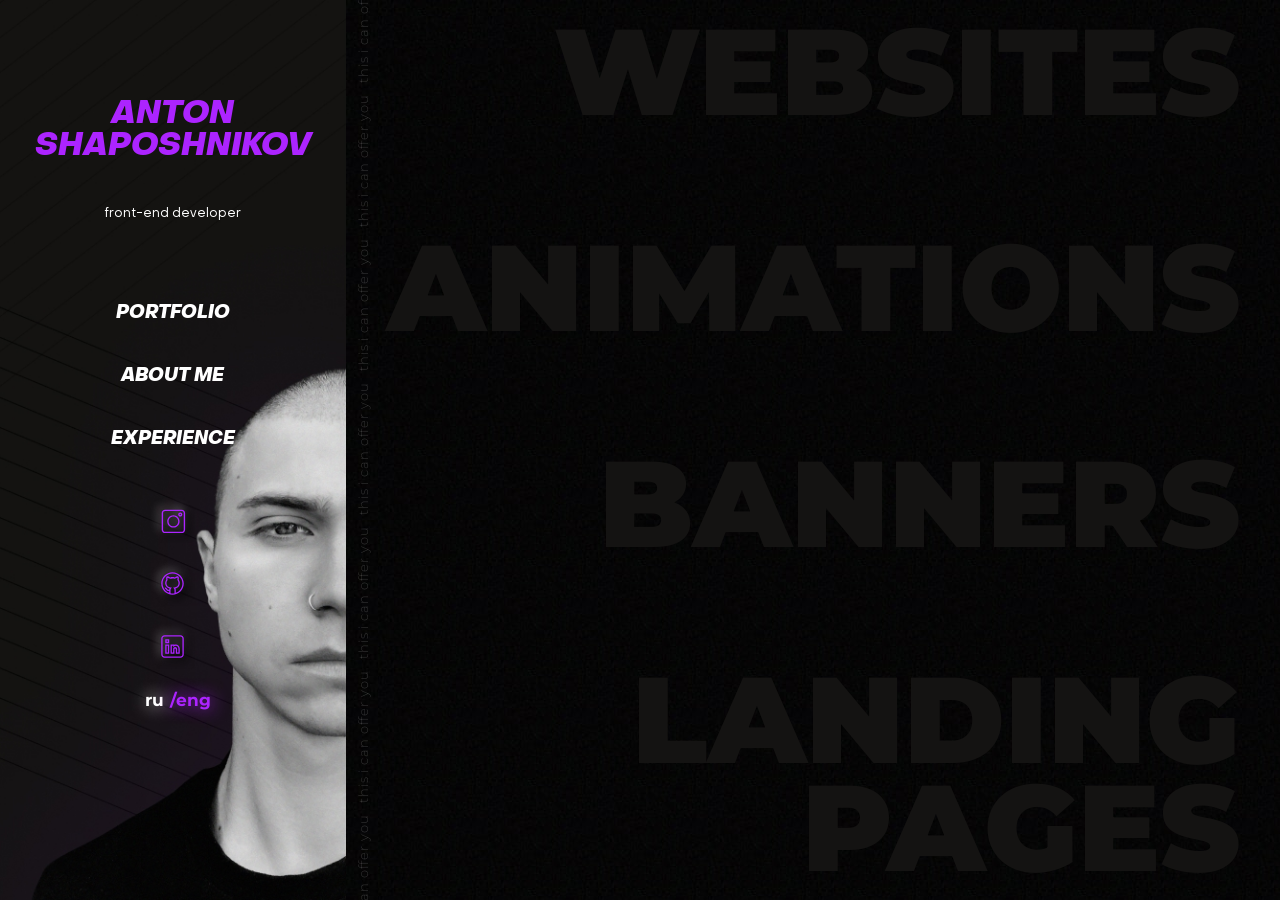
<file: HTML/index.html>
<!DOCTYPE html>
<!-- ==============================
    Project:        X
    Author:         Anton Shaposhnikov
	Telegram:		https://t.me/hesoyam_666
    Website:        https://666hesoyam.github.io/portfolio/
================================== -->
<html lang="en">
    <head>
        <meta charset="utf-8"/>
        <title>Anton Shaposhnikov</title>
        <meta http-equiv="X-UA-Compatible" content="IE=edge">
        <meta name="viewport" content="width=device-width, initial-scale=1.0, maximum-scale=1.0, user-scalable=no">
        <meta name="keywords" content="text, text">
        <!-- Fonts -->
        <link href="assets/fonts/font.css" rel="stylesheet" type="text/css"/>
        <link href="https://fonts.googleapis.com/css2?family=Montserrat:ital,wght@0,100;0,200;0,300;0,400;0,500;0,600;0,700;0,800;0,900;1,100;1,200;1,300;1,400;1,500;1,600;1,700;1,800;1,900&display=swap&subset=cyrillic" rel="stylesheet">
        <!-- PAGE LEVEL PLUGIN STYLES -->
        <link href="css/normalize.css" rel="stylesheet">
        <!-- THEME STYLES -->
        <link href="css/main.min.css" rel="stylesheet" type="text/css"/>
        <!-- Favicon -->
        <link rel="shortcut icon" href="img/icon/favicon.ico"/>
    </head>
    <!-- BODY -->
    <body>
        <!--========== PAGE LAYOUT ==========-->

        <main class="main">
            <aside class="aside">
                <div class="aside__container">
                    <div class="aside__title">
                        <a href="index.html" class="title__wrap--purp">
                            <h2 class="title__name">Anton</h2>
                            <h2 class="title__name">Shaposhnikov</h2>
                        </a>

                        <h4 class="title__specialte">
                            front-end developer
                        </h4>
                    </div>

                    <nav class="aside__nav">
                        <ul>
                            <li><a href="portfolio.html" class="nav__link">Portfolio</a></li>
                            <li><a href="about-me.html" class="nav__link">About me</a></li>
                            <li><a href="experience.html" class="nav__link">Experience</a></li>
                        </ul>

                        <!-- Socials Links -->
                        <div class="nav__socials">
                            <a href="https://www.instagram.com/bratokbratiwka/" target="_blank">
                                <img class="socials__icon" src="../HTML/img/inst.svg" alt="inst">
                            </a>

                            <a href="https://github.com/666hesoyam" target="_blank">
                                <img class="socials__icon" src="../HTML/img/github.svg" alt="github">
                            </a>

                            <a href="https://www.linkedin.com/in/-188107197/" target="_blank">
                                <img class="socials__icon" src="../HTML/img/linkedin.svg" alt="linkedin">
                            </a>

                            <div class="socials__lang">
                                <a class="lang__ru" href="in-dev.html">ru</a>
                                <a class="lang__eng" href="index.html">/eng</a>
                            </div>
                        </div>
                    </nav>
                </div>
            </aside>


            <section class="home">
                <div class="vertical-title">
                    <div class="vertical-title__text">
                        <p>This I can offer you </p>
                        <p>This I can offer you </p>
                        <p>This I can offer you </p>
                        <p>This I can offer you</p>
                        <p>This I can offer you </p>
                        <p>This I can offer you </p>
                        <p>This I can offer you</p>
                    </div>
                </div>

                <div class="home__container">
                    <div class="home__heading--websites">
                        <h1 class="heading__websites"><a href="#">Websites</a></h1>
                        <h1 class="heading__websites--second">Websites</h1>
                        <h1 class="heading__websites--three">Websites</h1>
                        <h1 class="heading__websites--four">Websites</h1>
                        <h1 class="heading__websites--five">Websites</h1>
                    </div>

                    <div class="home__heading--animations">
                        <h1 class="heading__animations"><a href="#">Animations</a></h1>
                        <h1 class="heading__animations--second">Animations</h1>
                        <h1 class="heading__animations--three">Animations</h1>
                        <h1 class="heading__animations--four">Animations</h1>
                        <h1 class="heading__animations--five">Animations</h1>
                    </div>

                    <div class="home__heading--banners">
                        <h1 class="heading__banners"><a href="#">Banners</a></h1>
                        <h1 class="heading__banners--second">Banners</h1>
                        <h1 class="heading__banners--three">Banners</h1>
                        <h1 class="heading__banners--four">Banners</h1>
                        <h1 class="heading__banners--five">Banners</h1>
                    </div>

                    <div class="home__heading--landing">
                        <h1 class="heading__landing"><a href="#">Landing Pages</a></h1>
                        <h1 class="heading__landing--second">Landing Pages</h1>
                        <h1 class="heading__landing--three">Landing Pages</h1>
                        <h1 class="heading__landing--four">Landing Pages</h1>
                        <h1 class="heading__landing--five">Landing Pages</h1>
                    </div>
                </div>
            </section>
        </main>

        <!--========== \END PAGE LAYOUT ==========-->

    </body>
</html>
</file>
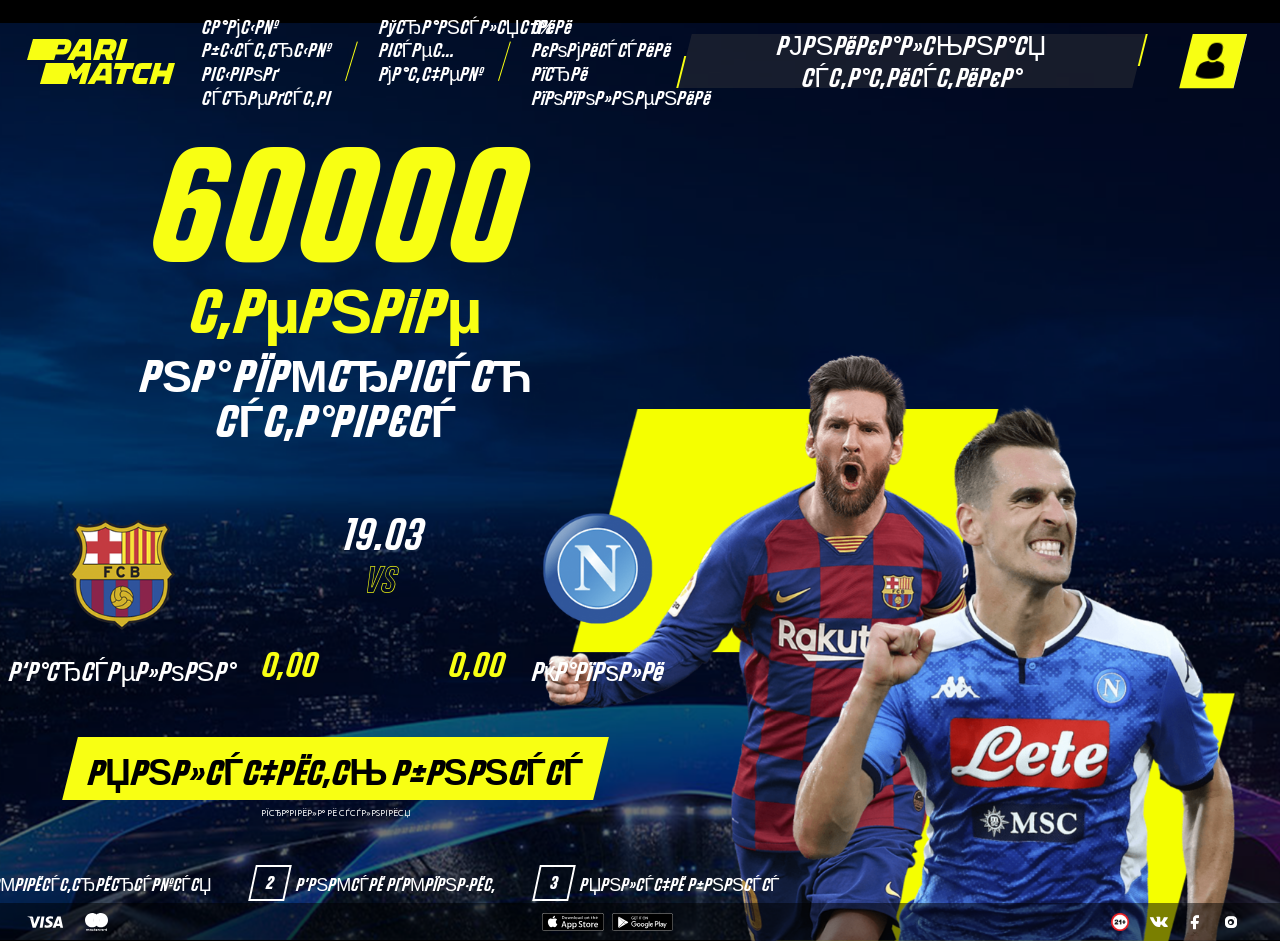
<file: HTML/assets/portfolio/bar-nap/index.html>
<!DOCTYPE html>
<html>
<head lang="ru-RU">
  <meta http-equiv="x-ua-compatible" content="ie=edge">
  <meta http-equiv="Content-Type" content="text/html; charset=windows-1251">
  <title>Parimatch. Играют они – побеждаешь ты!</title>
  <link href="favicon.ico" rel="shortcut icon" type="image/x-icon">
  <meta name="viewport" content="width=device-width, initial-scale=1.0, maximum-scale=1.0, user-scalable=no" />
  <link rel="stylesheet" href="public/main.css" />
  <link rel="stylesheet" href="public/bundle.css"/>
  <!-- Google Tag Manager -->
  <script>(function(w,d,s,l,i){w[l]=w[l]||[];w[l].push({'gtm.start':
      new Date().getTime(),event:'gtm.js'});var f=d.getElementsByTagName(s)[0],
    j=d.createElement(s),dl=l!='dataLayer'?'&l='+l:'';j.async=true;j.src=
    'https://www.googletagmanager.com/gtm.js?id='+i+dl;f.parentNode.insertBefore(j,f);
  })(window,document,'script','dataLayer','GTM-5CZS6L');</script>
  <!-- End Google Tag Manager -->
</head>

<body>
<!-- Google Tag Manager (noscript) -->
<noscript><iframe src="https://www.googletagmanager.com/ns.html?id=GTM-5CZS6L"
                  height="0" width="0" style="display:none;visibility:hidden"></iframe></noscript>
<!-- End Google Tag Manager (noscript) -->


  <div class="page">
    <header class="c-header js-header" role="presentation">
      <div class="o-container">
        <div class="logo">
          <a href="https://air.parimatch.com/" class="c-logo"><img src="images/logo-pm.svg" alt="Parimatch"></a>
          <!--<div class="sponsor">Титульный партнер ФК "Шахтер"</div>-->
        </div>
        <div class="block-steps on-mob-hide">
          <p class="block-steps_1">Cамый быстрый вывод средств</p>
          <p class="block-steps_2">Трансляции всех матчей</p>
          <p class="block-steps_3">0% комиссии при пополнении</p>
        </div>
        <div class="c-header__group-right">
          <div class="c-header__btn-line-group">
            <div class="c-header__btn-line show-desk">
              <a href="https://air.parimatch.com/prematch/all/1%7CF%7CF_INTERN%7CPT61:1285120971,1%7CF%7CUCL"
                 target="_blank" class="btn-line"><span>Уникальная статистика</span></a>
            </div>
            <div class="c-header__btn-line show-mob">
              <a href="https://m.parimatch.com/#prematch-championship/1|F|UCL|PT61:1285120971" target="_blank"
                 class="btn-line"><span>Уникальная статистика</span></a>
            </div>
          </div>
          <div class="c-header__btn">
            <a href="https://air.parimatch.com/login" target="_blank" class="btn-login show-desk"><span
                    class="icon"><span class="icon-man-user"></span></span><span class="text"></span></a>
            <a href="https://m.parimatch.com/#login" target="_blank" class="btn-login show-mob"><span
                    class="icon"><span class="icon-man-user"></span></span><span class="text"></span></a>
          </div>
        </div>
      </div>
    </header>
    <main class="c-main" role="main">
      <section class="c-section c-section-home" id="home">
        <div class="o-container">
          <div class="home__content">
            <div class="home__group">
              <div class="home__bonus">60000 <span>тенге</span></div>
              <div class="home__desc">на первую ставку</div>
            </div>
              <div class="c-teams">
                  <div class="c-teams__item">
                      <div class="c-teams__item-logo">
                          <img src="images/team1.png" alt="Барселона">
                      </div>
                      <div class="c-teams__item-title">Барселона</div>
                      <!-- <div class="c-teams__item-cof team-1 hide">1,82</div> -->
                  </div>
                  <div class="c-teams__vs">
                      <div class="wrapper">

                          <div class="c-teams__date">19.03</div>
                          <div class="c-teams__vs-icon"><span class="icon-vs"></span></div>

                      </div>

                      <div class="cof-wrapper">
                              <div class="c-teams__item-cof team-1">0,00</div>
                              <div class="c-teams__item-cof team-2">0,00</div>
                      </div>
                  </div>


                  <div class="c-teams__item">
                      <div class="c-teams__item-logo">
                          <img src="images/team2.png" alt="Наполи">
                      </div>
                      <div class="c-teams__item-title">Наполи</div>
                      <!-- <div class="c-teams__item-cof team-2 hide">4,80</div> -->
                  </div>
              </div>
            <div class="home__group">
              <div class="home__btn">
                <a href="https://air.parimatch.com/ru/regtel/1/"  target="_blank" class="c-btn"><span class="c-btn__text">Получить бонус</span></a>
              </div>
              <div class="home__terms">
                <a href="#" data-toggle="modal" data-target="#modalTerms">правила и условия</a>
              </div>
            </div>
            <div class="c-steps">
              <ul class="c-steps__list">
                <li>
                  <div class="c-steps__item">
                    <div class="c-steps__item-num"><span>1</span></div>
                    <div class="c-steps__item-text">Зарегистрируйся</div>
                  </div>
                </li>
                <li>
                  <div class="c-steps__item">
                    <div class="c-steps__item-num"><span>2</span></div>
                    <div class="c-steps__item-text">Внеси депозит</div>
                  </div>
                </li>
                <li>
                  <div class="c-steps__item">
                    <div class="c-steps__item-num"><span>3</span></div>
                    <div class="c-steps__item-text">Получи бонус</div>
                  </div>
                </li>
              </ul>
            </div>
          </div>
        </div>
        <div id="parallax" class="c-parallax c-parallax__first" data-limit-x="80" data-limit-y="80">
          <div class="c-parallax__layer  c-parallax__layer--align-right" data-depth="0.1">
            <img src="images/layer-1.png" class="levitation-1" alt="img">
          </div>
          <div class="c-parallax__layer c-parallax__layer--align-right" data-depth="0.1">
            <img src="images/layer-2.png" class="levitation-2" alt="img">
          </div>
          <!--<div class="c-parallax__layer c-parallax__layer&#45;&#45;align-right" data-depth="0.15">-->
            <!--<img src="images/layer-3.png" alt="img">-->
          <!--</div>-->
        </div>
        <div id="parallax-1" class="c-parallax c-parallax__second" data-limit-x="80" data-limit-y="0">
          <div class="c-parallax__layer  c-parallax__layer--align-right show-tablet" data-depth="0">
            <img src="images/layer-1.png" class="levitation-1" alt="img">
          </div>
          <div class="c-parallax__layer c-parallax__layer--align-right show-tablet" data-depth="0">
            <img src="images/layer-2.png" class="levitation-2" alt="img">
          </div>
          <div class="c-parallax__layer c-parallax__layer--align-right" data-depth="0.25">
            <img src="images/layer-4.png" alt="img">
          </div>
          <div class="c-parallax__layer c-parallax__layer--align-right" data-depth="0.40">
            <img src="images/layer-5.png" alt="img">
          </div>
        </div>
      </section>
    </main>
    <footer class="c-footer">
      <div class="o-container align-items-center">
        <div class="box-left">
          <div class="payments">
            <ul>
              <li>
                <div class="item svg">
                  <div class="img"><img src="images/payment/visa.svg" alt="img"></div>
                  <div class="img-color"><img src="images/payment/visa-c.svg" alt="img"></div>
                </div>
              </li>
              <li>
                <div class="item svg">
                  <div class="img"><img src="images/payment/mastercard.svg" alt="img"></div>
                  <div class="img-color"><img src="images/payment/mastercard-c.svg" alt="img"></div>
                </div>
              </li>
            </ul>
          </div>
        </div>
        <div class="box-center">
          <div class="block-app-links">
            <ul>
              <li>
                <a href="https://apps.apple.com/ua/app/parimatch-live/id1178014476" target="_blank"><img src="images/appStore.svg" alt="iOs App"></a>
              </li>
              <li>
                <a href="https://s3-eu-west-1.amazonaws.com/pm99sf7fxfjj5dxh/android/parimatch-latest.apk"><img src="images/androidApp.svg" alt="Android App"></a>
              </li>
            </ul>
          </div>
        </div>
        <div class="box-right">
          <div class="box-info">
            <img src="images/info21.png" alt="img">
          </div>
          <div class="c-socials">
            <a class="c-socials__item" href="#" target="_blank"><span class="icon-vk"></span></a>
            <a class="c-socials__item" href="https://www.facebook.com/parimatch/" target="_blank"><span class="icon-facebook"></span></a>
            <a class="c-socials__item" href="https://www.instagram.com/parimatchnews" target="_blank"><span class="icon-instagram"></span></a>
          </div>
        </div>
      </div>
    </footer>
  </div>

  <!-- Modal Terms -->
  <div class="modal fade vertical modal-custom modal-terms" id="modalTerms" tabindex="-1" role="dialog" aria-labelledby="modalTermsLabel">
    <div class="modal-dialog modal-dialog-centered" role="document">
      <div class="modal-content">
        <div class="modal-header">
          <a href="#" class="modal-close" data-dismiss="modal" aria-label="Close"><span class="icon-close"></span></a>
        </div>
        <div class="modal-body modal-terms">
          <h4 class="modal-title"></h4>
          <div class="modal-scrollbar js-scrollbar">
            <div class="modal-terms-text s-content">
              <?php require($_SERVER['DOCUMENT_ROOT'].'/termsP1000.inc')?>
            </div>
          </div>
        </div>
        <div class="modal-footer">
          <div class="buttons-rules">
            <a href="#" class="btn-modal">Сделать ставку</a>
          </div>
        </div>
      </div>
    </div>
  </div>

  <script src="public/modernizr-custom.js"></script>
  <script src="public/vendor.js"></script>
  <script src="public/bundle.js"></script>

  <script type="text/javascript">
    function findGetParameter(parameterName) {
      var result = null,
        tmp = [];
      location.search
        .substr(1)
        .split("&")
        .forEach(function (item) {
          tmp = item.split("=");
          if (tmp[0] === parameterName) result = decodeURIComponent(tmp[1]);
        });
      return result;
    }

    var btag = findGetParameter("btag");
    if (btag !== null) {
      $('a[href^="https://air.parimatch.com/"]').each(function (index, value) {
        var href_old = $(this).attr('href');
        $(this).attr('href', href_old + "?btag=" + btag);
      });
      $('a[href^="https://m.parimatch.com/"]').each(function (index, value) {
        var href_old_mob = $(this).attr('href');
        $(this).attr('href', href_old_mob + "?btag=" + btag);
      });
    }
  </script>

  <script type="text/javascript">
    // eventID: 3791728
    $(document).ready(function(){
      var id = '3791728';
      $.ajax({
        method: "GET",
        jsonp: "callback",
        dataType: "jsonp",
        url: "https://service.timetowork.xyz/cf/getmatchcf.php?id="+id,
      }).done(function( data ) {
        var team1 = (+data.team1).toFixed(2);
        var team2 = (+data.team2).toFixed(2);
        $('.team-1').text(team1);
        $('.team-2').text(team2);
        $('.c-teams__item-cof').removeClass('hide');
      });

    });
  </script>
</body>
</html>
</file>
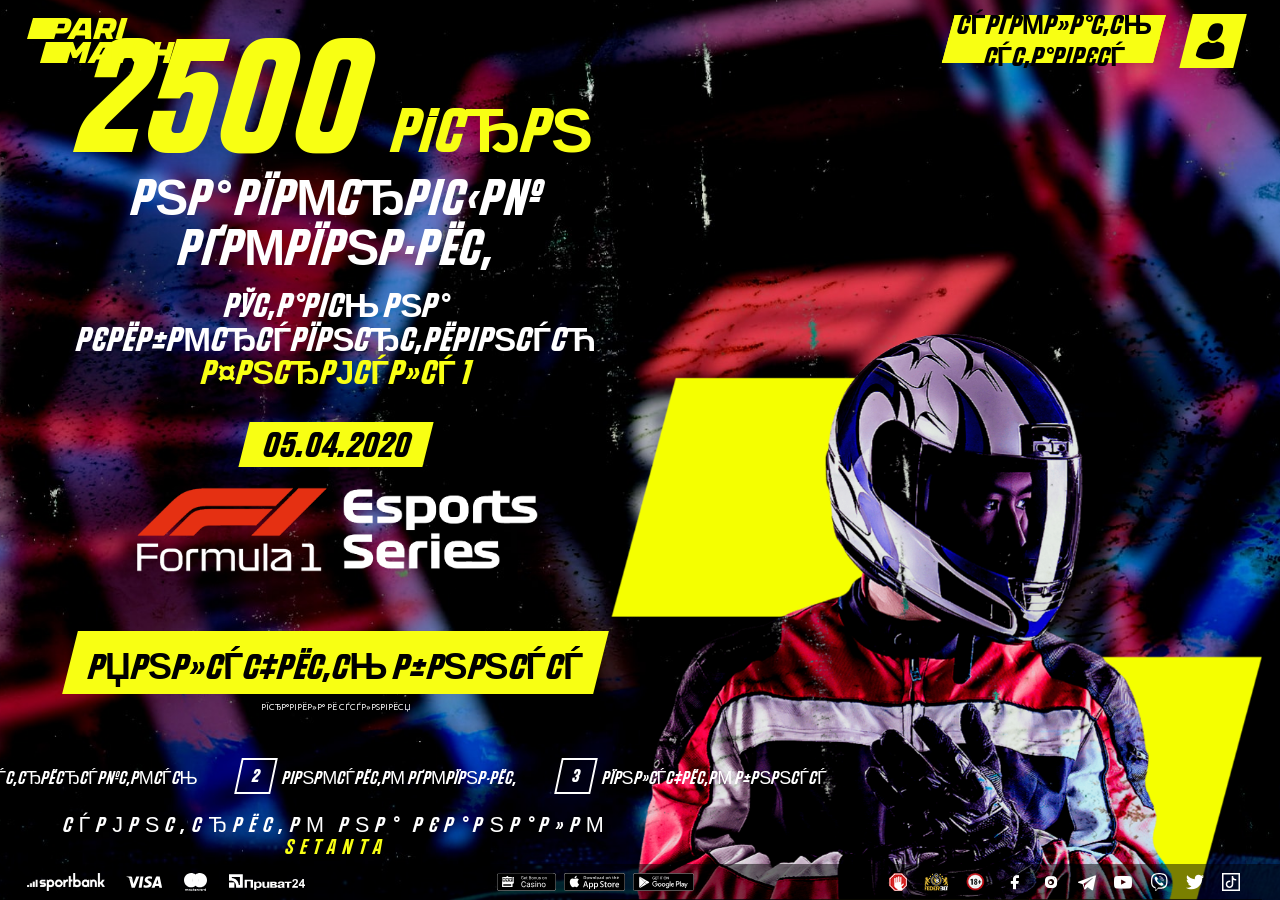
<file: HTML/assets/portfolio/f1/index.html>
<!DOCTYPE html>
<html>
<head lang="ru-RU">
    <meta http-equiv="x-ua-compatible" content="ie=edge">
    <meta http-equiv="Content-Type" content="text/html; charset=windows-1251">
    <title>Parimatch. Играют они – побеждаешь ты!</title>
    <link href="favicon.ico" rel="shortcut icon" type="image/x-icon">
    <meta name="viewport" content="width=device-width, initial-scale=1.0, maximum-scale=1.0, user-scalable=no"/>
    <link rel="stylesheet" href="public/main.css"/>
    <link rel="stylesheet" href="public/bundle.css"/>
    <!-- Google Tag Manager -->
    <script>(function (w, d, s, l, i) {
        w[l] = w[l] || [];
        w[l].push({
            'gtm.start':
                new Date().getTime(), event: 'gtm.js'
        });
        var f = d.getElementsByTagName(s)[0],
            j = d.createElement(s), dl = l != 'dataLayer' ? '&l=' + l : '';
        j.async = true;
        j.src =
            'https://www.googletagmanager.com/gtm.js?id=' + i + dl;
        f.parentNode.insertBefore(j, f);
    })(window, document, 'script', 'dataLayer', 'GTM-5CZS6L');</script>
    <!-- End Google Tag Manager -->
</head>

<body>
<!-- Google Tag Manager (noscript) -->
<noscript>
    <iframe src="https://www.googletagmanager.com/ns.html?id=GTM-5CZS6L"
            height="0" width="0" style="display:none;visibility:hidden"></iframe>
</noscript>
<!-- End Google Tag Manager (noscript) -->


<div class="page">
    <header class="c-header js-header" role="presentation">
        <div class="o-container">
            <div class="logo">
                <a href="https://air.parimatch.com/" class="c-logo"><img src="images/logo-pm.svg" alt="Parimatch"></a>
                <!-- <div class="sponsor">Титульный партнер <br>ФК Шахтер</div> -->
            </div>
            <div class="c-header__group-right">
                <div class="c-header__btn-line-group">
                    <div class="c-header__btn-line show-desk">
                        <a href="#">
                            <div class="btn-main h-btn">
                                <div class="part-top"></div>
                                <p class="btn-text h-text">сделать ставку</p>
                                <div class="part-bottom"></div>
                            </div>
                        </a>
                    </div>
                    <div class="c-header__btn-line show-mob">
                        <a href="#">
                            <div class="btn-main h-btn">
                                <div class="part-top"></div>
                                <p class="btn-text h-text">сделать ставку</p>
                                <div class="part-bottom"></div>
                            </div>
                        </a>
                    </div>
                </div>
                <div class="c-header__btn">
                    <a href="https://air.parimatch.com/login" target="_blank" class="btn-login show-desk"><span
                            class="icon"><span class="icon-man-user"></span></span><span class="text"></span></a>
                    <a href="https://m.parimatch.com/#login" target="_blank" class="btn-login show-mob"><span
                            class="icon"><span class="icon-man-user"></span></span><span class="text"></span></a>
                </div>
            </div>
        </div>
    </header>
    <main class="c-main" role="main">
        <section class="c-section c-section-home" id="home">
            <div class="o-container">
                <div class="home__content">
                    <div class="home__btn-line show-mob-only">
                        <a href="#">
                            <div class="btn-main h-btn">
                                <div class="part-top"></div>
                                <p class="btn-text h-text">сделать ставку</p>
                                <div class="part-bottom"></div>
                            </div>
                        </a>
                    </div>
                    <div class="home__group">
                        
                        <div class="home__bonus">2500 <span>грн</span></div>
                        <div class="home__desc">на первый депозит</div>
                        <div class="home__desc_bottom">Ставь на киберспортивную <span>Формулу 1</span></div>
                        
                        <div class="c-btn home__date"><span class="c-btn__text">05.04.2020</span></div>
                    </div>

                    <div class="c-teams">
                        <!-- <div class="c-teams__item">
                            <div class="c-teams__item-logo">
                                <img src="images/team1.png" alt="Динамо Б.">
                            </div>
                            <div class="c-teams__item-title">Динамо Б.</div>
                        </div> -->
                        
                        <div class="c-teams__vs">


                            <img src="images/f1-logo.png" alt="">



                            <!-- <div class="wrapper">

                                <div class="c-teams__date">04.04</div>
                                <div class="c-teams__vs-icon"><span class="icon-vs"></span></div>

                            </div>

                            <div class="cof-wrapper">
                                    <div class="c-teams__item-cof team-1">0,00</div>
                                    <div class="c-teams__item-cof team-2">0,00</div>
                            </div> -->
                        </div>


                        <!-- <div class="c-teams__item">
                            <div class="c-teams__item-logo">
                                <img src="images/team2.png" alt="Славия">
                            </div>
                            <div class="c-teams__item-title">Славия</div>
                        </div> -->
                    </div>
                    <div class="home__group">
                        <div class="home__btn">
                            <a href="https://air.parimatch.com/ru/regtel/1/" target="_blank" class="c-btn"><span
                                    class="c-btn__text">Получить бонус</span></a>
                        </div>
                        <div class="home__terms">
                            <a href="#" data-toggle="modal" data-target="#modalTerms">правила и условия</a>
                        </div>
                    </div>
                    <div class="c-steps">
                        <ul class="c-steps__list">
                            <li>
                                <div class="c-steps__item">
                                    <div class="c-steps__item-num"><span>1</span></div>
                                    <div class="c-steps__item-text">зарегистрируйтесь</div>
                                </div>
                            </li>
                            <li>
                                <div class="c-steps__item">
                                    <div class="c-steps__item-num"><span>2</span></div>
                                    <div class="c-steps__item-text">внесите депозит</div>
                                </div>
                            </li>
                            <li>
                                <div class="c-steps__item">
                                    <div class="c-steps__item-num"><span>3</span></div>
                                    <div class="c-steps__item-text">получите бонус</div>
                                </div>
                            </li>
                        </ul>
                        <div class="home__desc_bottom home__desc_bottom--channel">смотрите на канале<span> Setanta</span></div>
                    </div>
                </div>
            </div>
            <div id="parallax" class="c-parallax c-parallax__first" data-limit-x="80" data-limit-y="80">
                <div class="c-parallax__layer  c-parallax__layer--align-right" data-depth="0.1">
                    <img src="images/layer-1.png" class="levitation-1" alt="img">
                </div>
                <div class="c-parallax__layer c-parallax__layer--align-right" data-depth="0.1">
                    <img src="images/layer-2.png" class="levitation-2" alt="img">
                </div>
                <!--<div class="c-parallax__layer c-parallax__layer&#45;&#45;align-right" data-depth="0.15">-->
                <!--<img src="images/layer-3.png" alt="img">-->
                <!--</div>-->
            </div>
            <div id="parallax-1" class="c-parallax c-parallax__second" data-limit-x="80" data-limit-y="0">
                <div class="c-parallax__layer  c-parallax__layer--align-right show-tablet" data-depth="0">
                    <img src="images/layer-1.png" class="levitation-1" alt="img">
                </div>
                <div class="c-parallax__layer c-parallax__layer--align-right show-tablet" data-depth="0">
                    <img src="images/layer-2.png" class="levitation-2" alt="img">
                </div>
                <div class="c-parallax__layer c-parallax__layer--align-right" data-depth="0.25">
                    <img src="images/layer-4.png" alt="img">
                </div>
                <!-- <div class="c-parallax__layer c-parallax__layer--align-right" data-depth="0.40">
                    <img src="images/layer-5.png" alt="img">
                </div> -->
            </div>
        </section>
        <footer class="c-footer">
            <div class="o-container align-items-center">
                <div class="box-left">
                    <div class="payments">
                        <ul>
                            <li>
                                <div class="item svg">
                                    <div class="img"><img src="images/payment/sportbank-c.png" alt="img"></div>
                                    <div class="img-color"><img src="images/payment/sportbank.svg" alt="img"></div>
                                </div>
                            </li>
                            <li>
                                <div class="item svg">
                                    <div class="img"><img src="images/payment/visa.svg" alt="img"></div>
                                    <div class="img-color"><img src="images/payment/visa-c.svg" alt="img"></div>
                                </div>
                            </li>
                            <li>
                                <div class="item svg">
                                    <div class="img"><img src="images/payment/mastercard.svg" alt="img"></div>
                                    <div class="img-color"><img src="images/payment/mastercard-c.svg" alt="img"></div>
                                </div>
                            </li>
                            <li>
                                <div class="item svg">
                                    <div class="img"><img src="images/payment/privat24.svg" alt="img"></div>
                                    <div class="img-color"><img src="images/payment/privat24c.svg" alt="img"></div>
                                </div>
                            </li>
                        </ul>
                    </div>
                </div>
                <div class="box-center">
                    <div class="block-app-links">
                        <ul>
                            <li>
                                <a href="https://air.parimatch.com/casino" class="show-desk" target="_blank"><img
                                        src="images/casino.svg" alt="Casino"></a>
                                <a href="https://m.parimatch.com/#tain-casino" class="show-mob" target="_blank"><img
                                        src="images/casino.svg" alt="Casino"></a>
                            </li>
                            <li>
                                <a href="https://apps.apple.com/ua/app/parimatch-live/id1178014476" target="_blank"><img
                                        src="images/appStore.svg" alt="iOs App"></a>
                            </li>
                            <li>
                                <a href="https://s3-eu-west-1.amazonaws.com/pm99sf7fxfjj5dxh/android/parimatch-latest.apk"><img
                                        src="images/androidApp.svg" alt="Android App"></a>
                            </li>
                        </ul>
                    </div>
                </div>
                <div class="box-right">
                    <div class="box-info">
                        <img src="images/info.png" alt="img">
                    </div>
                    <div class="c-socials">
                        <a class="c-socials__item" href="https://www.facebook.com/parimatch/" target="_blank"><span
                                class="icon-facebook"></span></a>
                        <a class="c-socials__item" href="https://www.instagram.com/parimatchnews" target="_blank"><span
                                class="icon-instagram"></span></a>
                        <a class="c-socials__item" href="https://t.me/parimatchnews" target="_blank"><span
                                class="icon-telegram"></span></a>
                        <a class="c-socials__item" href="https://www.youtube.com/user/ParimatchOffice" target="_blank"><span
                                class="icon-youtube"></span></a>
                        <a class="c-socials__item" href="https://www.youtube.com/user/ParimatchOffice" target="_blank">
                            <img src="images/viber.svg" alt="" class="no-hov">
                            <img src="images/viber-h.svg" alt="" class="on-hov">
                        </a>
                        <a class="c-socials__item" href="https://www.youtube.com/user/ParimatchOffice" target="_blank">
                            <img src="images/twitter.svg" alt="" class="no-hov">
                            <img src="images/twitter-h.svg" alt="" class="on-hov">
                        </a>
                        <a class="c-socials__item" href="https://www.youtube.com/user/ParimatchOffice" target="_blank">
                            <img src="images/tiktok.svg" alt="" class="no-hov">
                            <img src="images/tiktok-h.svg" alt="" class="on-hov">
                        </a>
                    </div>
                </div>
            </div>
        </footer>
    </main>
</div>

<!-- Modal Terms -->
<div class="modal fade vertical modal-custom modal-terms" id="modalTerms" tabindex="-1" role="dialog"
     aria-labelledby="modalTermsLabel">
    <div class="modal-dialog modal-dialog-centered" role="document">
        <div class="modal-content">
            <div class="modal-header">
                <a href="#" class="modal-close" data-dismiss="modal" aria-label="Close"><span class="icon-close"></span></a>
            </div>
            <div class="modal-body modal-terms">
                <h4 class="modal-title"></h4>
                <div class="modal-scrollbar js-scrollbar">
                    <div class="modal-terms-text s-content">
                        <?php require($_SERVER['DOCUMENT_ROOT'].'/termsP1000.inc')?>
                    </div>
                </div>
            </div>
            <div class="modal-footer">
                <div class="buttons-rules">
                    <a href="#" class="btn-modal">Сделать ставку</a>
                </div>
            </div>
        </div>
    </div>
</div>

<script src="public/modernizr-custom.js"></script>
<script src="public/vendor.js"></script>
<script src="public/bundle.js"></script>

<script type="text/javascript">
    function findGetParameter(parameterName) {
        var result = null,
            tmp = [];
        location.search
            .substr(1)
            .split("&")
            .forEach(function (item) {
                tmp = item.split("=");
                if (tmp[0] === parameterName) result = decodeURIComponent(tmp[1]);
            });
        return result;
    }

    var btag = findGetParameter("btag");
    if (btag !== null) {
        $('a[href^="https://air.parimatch.com/"]').each(function (index, value) {
            var href_old = $(this).attr('href');
            $(this).attr('href', href_old + "?btag=" + btag);
        });
        $('a[href^="https://m.parimatch.com/"]').each(function (index, value) {
            var href_old_mob = $(this).attr('href');
            $(this).attr('href', href_old_mob + "?btag=" + btag);
        });
    }
</script>

<script type="text/javascript">
    // eventID: 3791728
    $(document).ready(function () {
        var id = '3791728';
        $.ajax({
            method: "GET",
            jsonp: "callback",
            dataType: "jsonp",
            url: "https://service.timetowork.xyz/cf/getmatchcf.php?id=" + id,
        }).done(function (data) {
            var team1 = (+data.team1).toFixed(2);
            var team2 = (+data.team2).toFixed(2);
            $('.team-1').text(team1);
            $('.team-2').text(team2);
            $('.c-teams__item-cof').removeClass('hide');
        });

    });
</script>
</body>
</html>
</file>
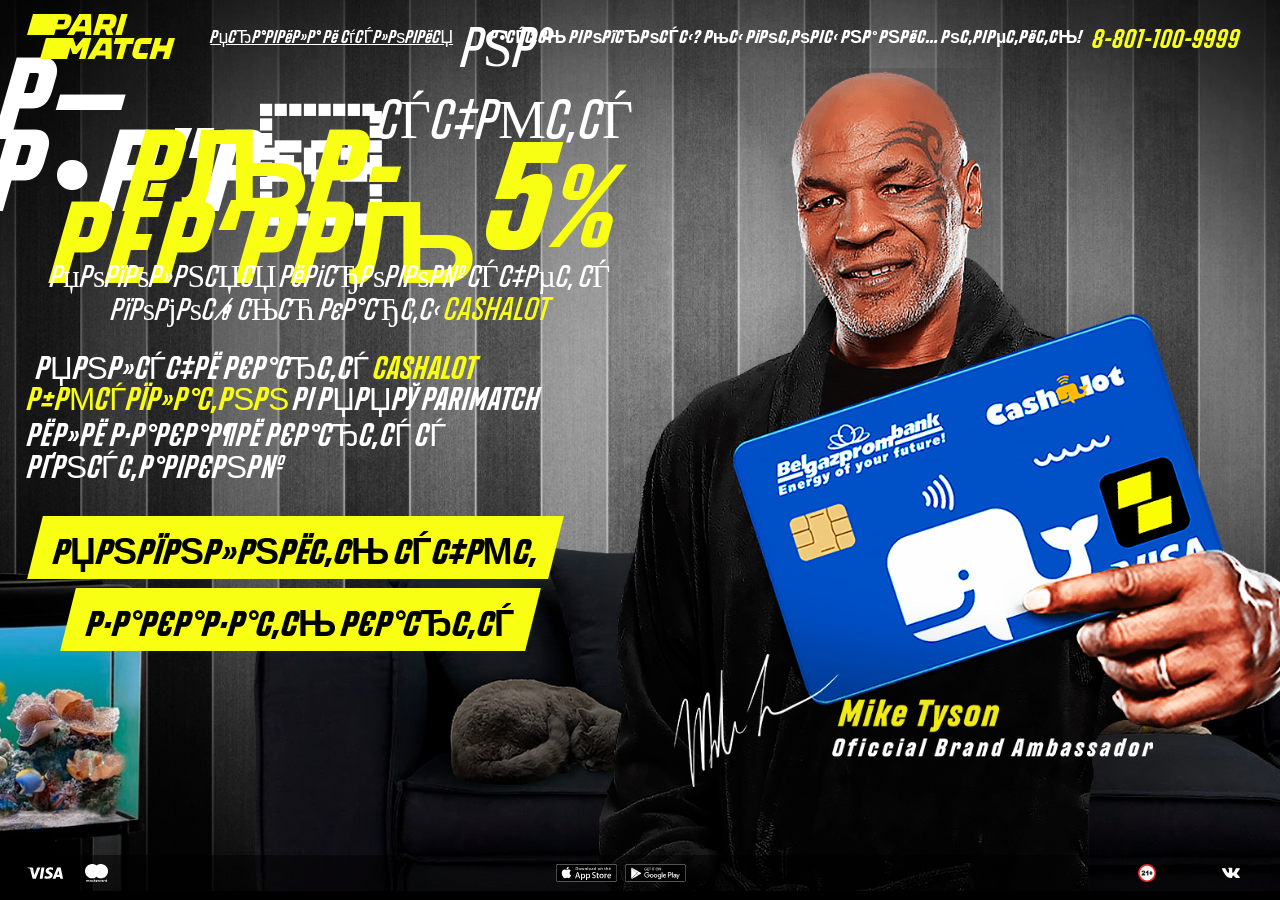
<file: HTML/assets/portfolio/tyson_cashalot_new/index.html>
<!DOCTYPE html>
<html>
<head lang="ru-RU">
  <meta http-equiv="x-ua-compatible" content="ie=edge">
  <meta http-equiv="Content-Type" content="text/html; charset=windows-1251">
  <title>Parimatch. Играют они – побеждаешь ты!</title>
  <link href="favicon.ico" rel="shortcut icon" type="image/x-icon">
  <meta name="viewport" content="width=device-width, initial-scale=1.0, maximum-scale=1.0, user-scalable=no"/>
  <link rel="stylesheet" type="text/css" href="public/jquery.mCustomScrollbar.min.css"/>
  <link rel="stylesheet" href="public/intlTelInput.css">
  <link rel="stylesheet" href="public/main.css"/>
  <!-- Google Tag Manager -->
  <script>(function (w, d, s, l, i) {
    w[l] = w[l] || [];
    w[l].push({
      'gtm.start':
        new Date().getTime(), event: 'gtm.js'
    });
    var f = d.getElementsByTagName(s)[0],
      j = d.createElement(s), dl = l != 'dataLayer' ? '&l=' + l : '';
    j.async = true;
    j.src =
      'https://www.googletagmanager.com/gtm.js?id=' + i + dl;
    f.parentNode.insertBefore(j, f);
  })(window, document, 'script', 'dataLayer', 'GTM-5CZS6L');</script>
  <!-- End Google Tag Manager -->
</head>

<body>
<!-- Google Tag Manager (noscript) -->
<noscript>
  <iframe src="https://www.googletagmanager.com/ns.html?id=GTM-5CZS6L"
          height="0" width="0" style="display:none;visibility:hidden"></iframe>
</noscript>
<!-- End Google Tag Manager (noscript) -->


<div class="page">
  <header class="c-header js-header" role="presentation">
    <div class="o-container">
      <div class="logo">
        <a href="https://air.parimatch.com/" class="c-logo"><img src="images/logo-pm.svg" alt="Parimatch"></a>
      </div>
      <div class="c-header__group-right">
        <div class="c-header__btn-line-group">
          <div class="c-header__btn-line show-mob">
            <div class="home__terms home__terms--desk hide-on-mob">
              <a class="rules" href="#" data-toggle="modal" data-target="#modalTerms">Правила и условия</a>
              <div class="terms_title">
                <h3>Есть вопросы? Мы готовы на них ответить!</h3><a href="tel:88011009999">8-801-100-9999</a>
              </div>
            </div>
          </div>
        </div>
      </div>
    </div>
  </header>
  <main class="c-main" role="main">
    <section class="c-section c-section-home" id="home">
      <div class="o-container">
        <div class="home__content">
          <div class="home__group">
            <div class="home__subtitle--second_line show-on-mob">Получи карту <span>Cashalot бесплатно</span> в ППС
            </div>
            <div class="home__subtitle--three_line show-on-mob">Parimatch или закажи карту с доставкой</div>


            <div class="home__bonus--first_line">ЗАВЕДИ <span>на счету</span></div>
            <div class="home__bonus--second_line">КЭШБЭК <p class="five">5</p>
              <p class="percent">%</p></div>
            <div class="home__subtitle--first_line">Пополняя игровой счет с помощью карты <span>CASHALOT</span></div>
            <div class="home__subtitle--second_line hide-on-mob"> Получи карту <span>Cashalot бесплатно</span> в ППС
              Parimatch
            </div>
            <div class="home__subtitle--three_line hide-on-mob">или закажи карту с доставкой</div>
          </div>
          <div class="home__group_btn">
            <div class="home__btn">
              <a href="https://air.parimatch.com/ru/regtel/1/" target="_blank" class="c-btn"><span
                class="c-btn__text">Пополнить счет</span></a>
            </div>
            <div class="home__btn home__btn_card">
              <a href="#" data-modal-title="2" class="c-btn">
                <span class="c-btn__text">заказать карту</span>
              </a>
            </div>
          </div>
        </div>


        <div class="tyson">
          <img src="images/tyson.png" alt="Mike Tyson">
          <div class="home__terms home__terms--mob">
            <a class="rules" href="#" data-toggle="modal" data-target="#modalTerms">Правила и условия</a>

            <div class="terms_title mob-show">
              <h3>Есть вопросы? Мы готовы на них ответить!</h3><a href="tel:88011009999">8-801-100-9999</a>
            </div>
          </div>
        </div>
      </div>
    </section>
  </main>
  <footer class="c-footer">
    <div class="o-container align-items-center">
      <div class="box-left">
        <div class="payments">
          <ul>
            <li>
              <div class="item svg">
                <div class="img"><img src="images/payment/visa.svg" alt="img"></div>
                <div class="img-color"><img src="images/payment/visa-c.svg" alt="img"></div>
              </div>
            </li>
            <li>
              <div class="item svg">
                <div class="img"><img src="images/payment/mastercard.svg" alt="img"></div>
                <div class="img-color"><img src="images/payment/mastercard-c.svg" alt="img"></div>
              </div>
            </li>
          </ul>
        </div>


        <div class="c-socials show-on-mob">
          <a class="c-socials__item" href="#" target="_blank"><span
            class="icon-vk"></span></a>
        </div>
        <div class="box-info show-on-mob">
          <img src="images/info21.png" alt="21+">
        </div>
      </div>
      <div class="box-center">
        <div class="block-app-links">
          <ul>
            <li>
              <a href="https://apps.apple.com/ua/app/parimatch-live/id1178014476" target="_blank"><img
                src="images/appStore.svg" alt="iOs App"></a>
            </li>
            <li>
              <a href="https://s3-eu-west-1.amazonaws.com/pm99sf7fxfjj5dxh/android/parimatch-latest.apk"><img
                src="images/androidApp.svg" alt="Android App"></a>
            </li>
          </ul>
        </div>
      </div>
      <div class="box-right hide-on-mob">
        <div class="box-info">
          <img src="images/info21.png" alt="21+">
        </div>
        <div class="c-socials">
          <a class="c-socials__item" href="#" target="_blank"><span
            class="icon-vk"></span></a>
        </div>
      </div>
    </div>
  </footer>
</div>

<!-- Modal Terms -->
<div class="modal fade vertical modal-custom modal-terms modal-hide" id="modalTerms" tabindex="-1" role="dialog"
     aria-labelledby="modalTermsLabel">
  <div class="modal-dialog modal-dialog-centered" role="document">
    <div class="modal-content">
      <div class="modal-header">
        <a href="#" class="modal-close" data-dismiss="modal" aria-label="Close"><span class="icon-close"></span></a>
      </div>
      <div class="modal-body ">
        <div class="cuScroll">
          <h4 class="modal-title"></h4>
            <div class="modal-terms-text s-content">
              <?php require($_SERVER['DOCUMENT_ROOT'].'/termsP1000.inc')?>
            </div>
        </div>
      </div>
      <div class="modal-footer">
        <div class="buttons-rules">
          <a href="#" class="btn-modal">Сделать ставку</a>
        </div>
      </div>
    </div>
  </div>
</div>


<div id="modalRules1" class="modal modal-hide-1 modal-hide-2" aria-label="close_1">
  <div class="modal-content modal-content-form main-form">
    <div class="modal-header modal-header-form" aria-label="close_1" style="height: 30px">
      <span class="close modal-close close-btn">&times;</span>
    </div>
    <div class="modal-body">
      <input type="text" name="user_name" placeholder="Имя">
      <input type="tel" name="user_phone" id="phone" placeholder="(XX) XXX - XX - XX"/>
    </div>
    <div class="modal-footer modal-footer-form">
      <div class="buttons-rules">
        <a href="#" class="btn-modal btn-send">Отправить заявку</a>
      </div>
    </div>
  </div>
</div>

<script src="public/jquery-3.1.1.min.js"></script>
<script src="public/intlTelInput.js"></script>
<script src="public/modernizr-custom.js"></script>
<script src="public/jquery.mCustomScrollbar.concat.min.js"></script>
<script src="public/vendor.js"></script>
<script src="public/bundle.js"></script>



<script type="text/javascript">
  function findGetParameter(parameterName) {
    var result = null,
      tmp = [];
    location.search
      .substr(1)
      .split("&")
      .forEach(function (item) {
        tmp = item.split("=");
        if (tmp[0] === parameterName) result = decodeURIComponent(tmp[1]);
      });
    return result;
  }

  var btag = findGetParameter("btag");
  if (btag !== null) {
    $('a[href^="https://pm.by/"]').each(function (index, value) {
      var href_old = $(this).attr('href');
      $(this).attr('href', href_old + "?btag=" + btag);
    });
  }
</script>

<script>
    (function ($) {
        $(window).on("load", function () {
            $(".cuScroll").mCustomScrollbar();
        });
    })(jQuery);
    var modal = document.getElementById("modalRules");
    var modal1 = document.getElementById("modalRules1");

    $('html').on('click', '[data-title]', function () {
        modal.style.display = "block";
    });

    $('html').on('click', '[data-modal-title]', function () {
        modal1.style.display = "block";
    });

    $('html').on('click','.close',function(){
      modal.style.display = "none";
      modal1.style.display = "none";
    });

    window.onclick = function (event) {
        if (event.target == modal) {
            modal.style.display = "none";
        }
        if (event.target == modal1) {
            modal1.style.display = "none";
        }
    }
</script>

<script>
    $(document).ready(function(){
      $(".home__btn_card").click(function(){
          $(".modal-hide-1").toggleClass("block_new"); return false;
      });
    });;
</script>
<script>
    $(document).ready(function(){
      $(".close-btn").click(function(){
          $(".modal-hide-1").toggleClass("block_new"); return false;
      });
    });;
</script>

<script>
  function valid_y_form(data) {
    var valid = true;
    var msg = "";
    if (data['user_phone'].length !== 9) {
      msg = 'Некорректный номер телефона\r\n';
      valid = false;
    }

    if (data['user_name'].length < 1) {
      msg += 'Пожалуйста введите имя\r\n';
      valid = false;
    }

    if (msg.length > 1) {
      alert(msg);
    }

    return valid;
  }

  $('html').on('click', '.main-form .btn-send', function () {
    var p = new Object(),
      name = $(this).closest('.main-form').find('[name="user_name"]'),
      phone = $(this).closest('.main-form').find('[name="user_phone"]'),
      code = $('.selected-dial-code').html();
    p['user_name'] = name.val();
    p['user_phone'] = code + phone.val();
    window.open("mailto:cashalot@parimatch.by?subject=Cashalot!&body=Имя:" + p['user_name'] + '%0D%0A' + "Телефон:" + p['user_phone']);
  });
</script>
</body>
</html>
</file>
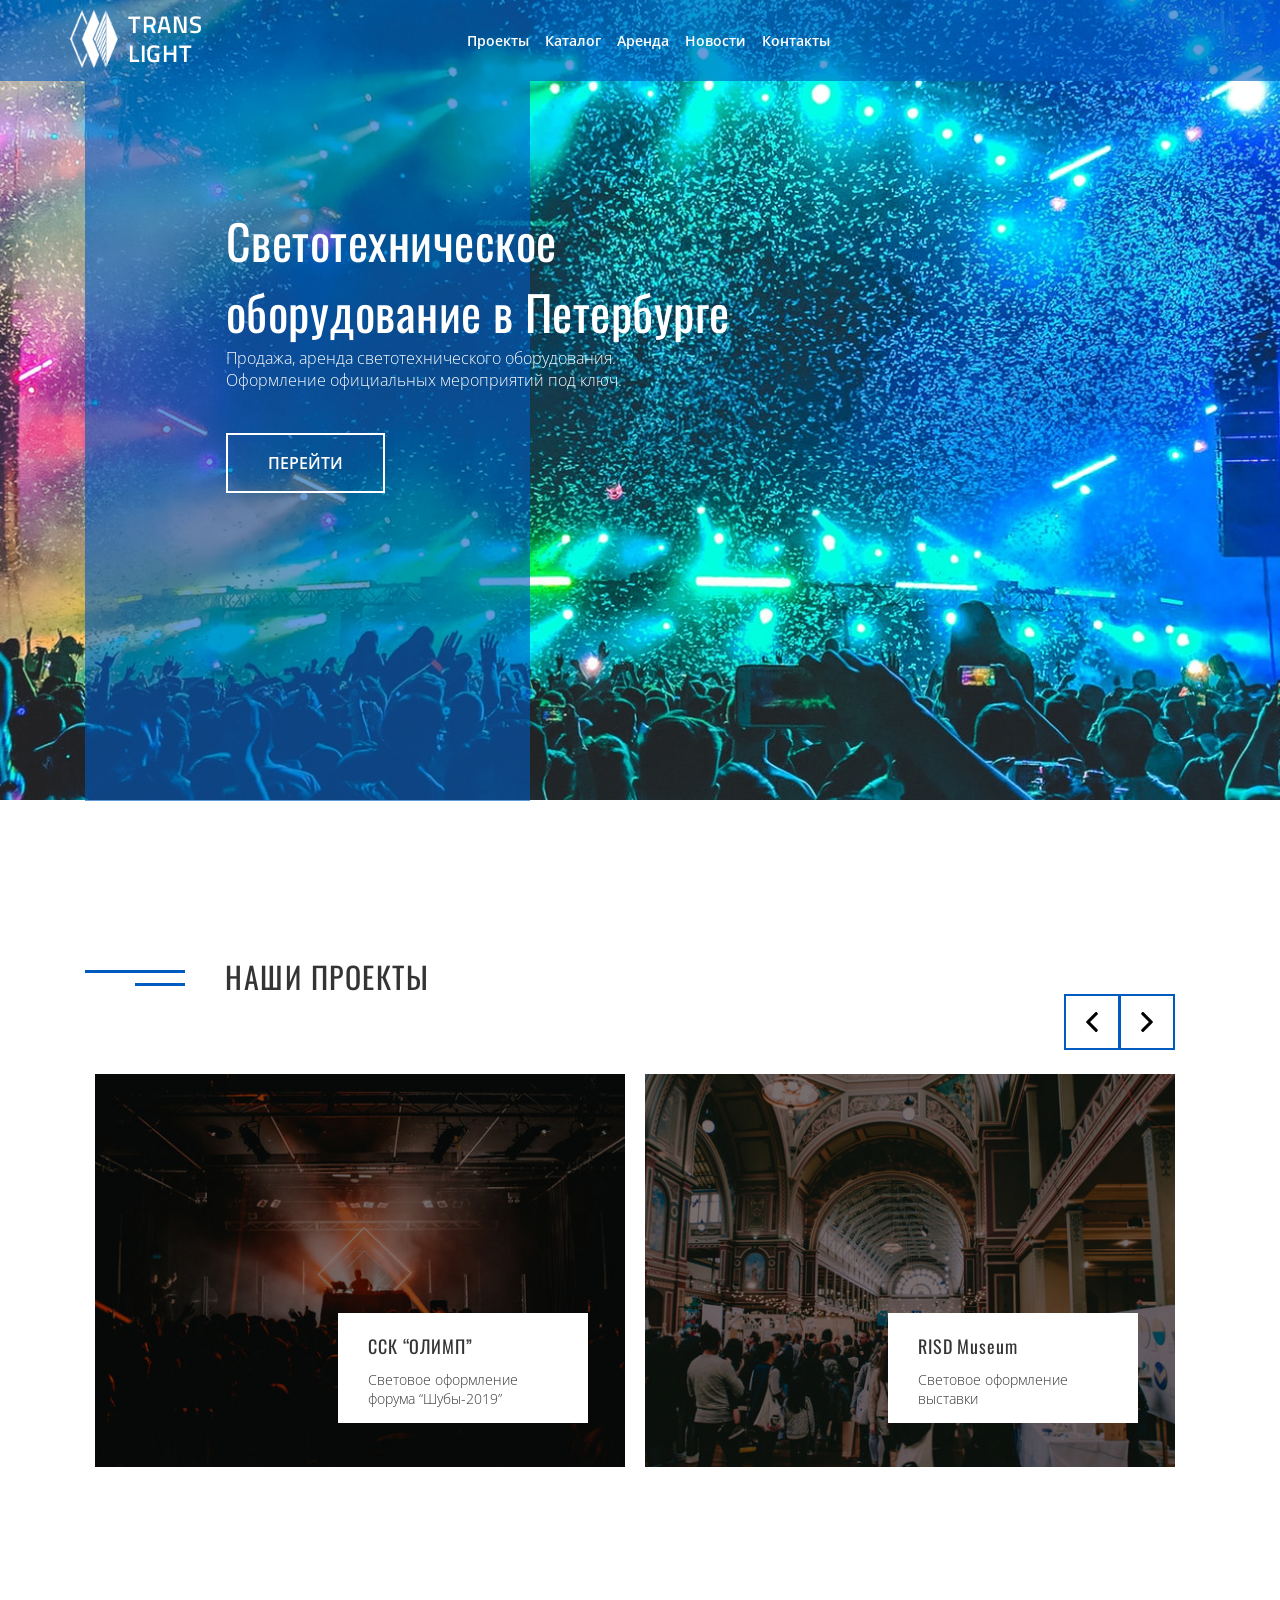
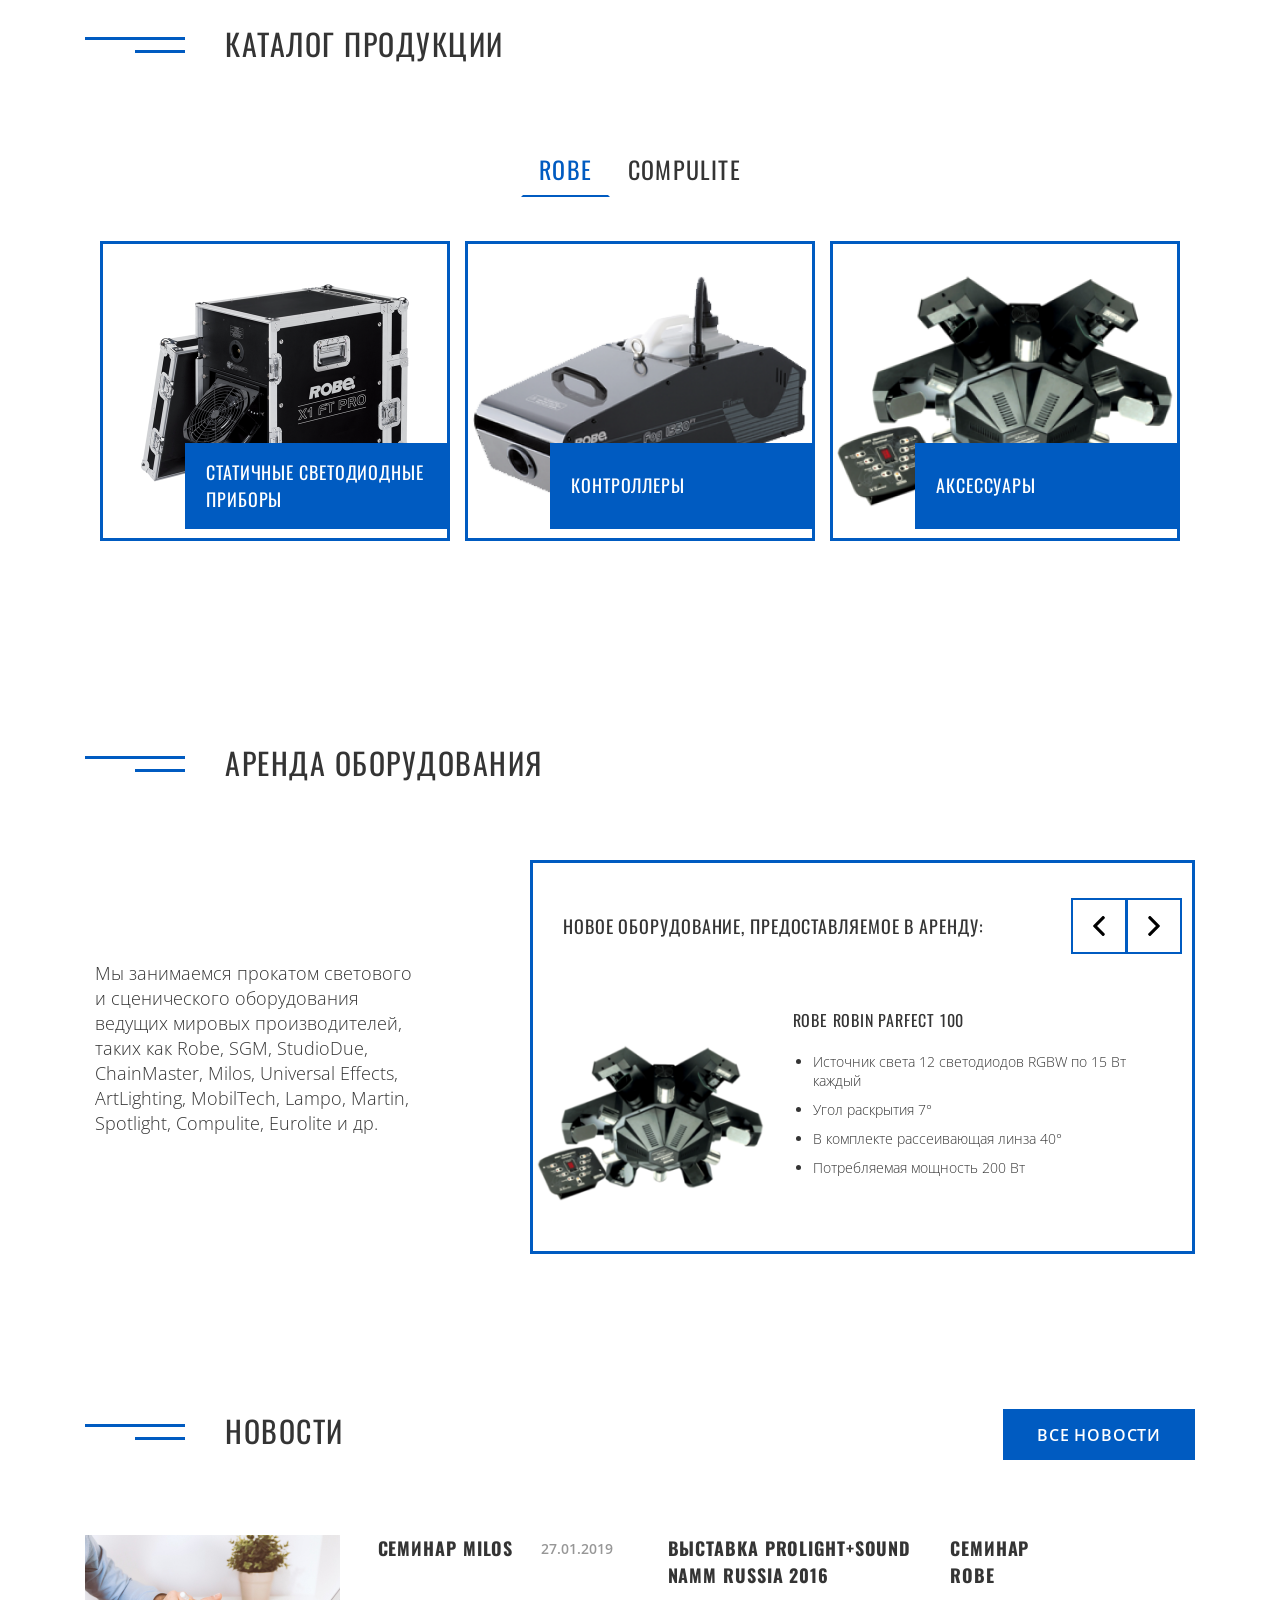
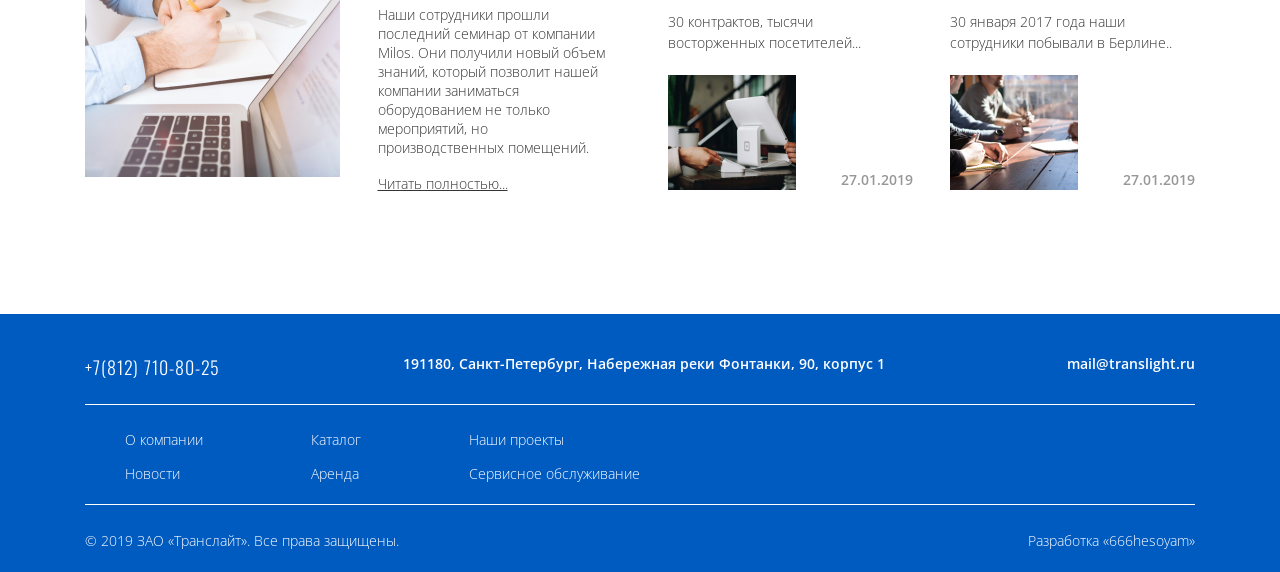
<file: HTML/assets/portfolio/light_land/HTML/index.html>
<!DOCTYPE html>
<!-- ==============================
    Project:        Light Saint-P
    Version:        1.0
    Author:         Anton Shaposhnikov / hesoyam666
    Website:        https://666hesoyam.github.io/portfolio/
================================== -->
<html lang="en">
    <head>
        <meta charset="utf-8"/>
        <title>Light Shop Saint-P </title>
        <meta http-equiv="X-UA-Compatible" content="IE=edge">
        <meta content="width=device-width, initial-scale=1" name="viewport"/>
        <!-- Fonts -->
        <link href="https://fonts.googleapis.com/css?family=Open+Sans:300,400,600,700,800|Oswald:200,300,400,500,600,700|Titillium+Web:600,700,900&display=swap&subset=cyrillic" rel="stylesheet">
        <!-- Bootstrap 4 -->
        <link rel="stylesheet" href="https://stackpath.bootstrapcdn.com/bootstrap/4.4.1/css/bootstrap.min.css" integrity="sha384-Vkoo8x4CGsO3+Hhxv8T/Q5PaXtkKtu6ug5TOeNV6gBiFeWPGFN9MuhOf23Q9Ifjh" crossorigin="anonymous">
        <!-- PAGE LEVEL PLUGIN STYLES -->
        <link href="../HTML/css/animate.css" rel="stylesheet">
        <link href="../HTML/css/normalize.css" rel="stylesheet">
        <!-- THEME STYLES -->
        <link href="../HTML/css/main.min.css" rel="stylesheet" type="text/css"/>
        <!-- Favicon -->
        <!-- Slick slider -->
        <link rel="stylesheet" type="text/css" href="../HTML/js/components/slick/slick.css"/>
        <link rel="stylesheet" type="text/css" href="../HTML/js/components/slick/slick-theme.css"/>
    </head>
    <body>
        <!--========== HEADER ==========-->
        <header class="header animated fadeInRight">
            <div class="container__header">

                    <!-- Navigation -->
					<nav class="navbar navbar-expand-lg navbar-light bg-myblue">
					<a class="navbar-brand" href="#"></a>
					<a class="logo" href="#">
						<img class="logo__img" src="../HTML/img/logo.png" alt="logo">
						<h2 class="logo__title">Trans Light</h2>
					</a>
					<button class="navbar-toggler" type="button" data-toggle="collapse" data-target="#navbarTogglerDemo02" aria-controls="navbarTogglerDemo02" aria-expanded="false" aria-label="Toggle navigation">
						<span class="navbar-toggler-icon"></span>
					</button>

					<div class="collapse navbar-collapse" id="navbarTogglerDemo02">
						<ul class="navbar-nav mt-2 mt-lg-0">
						<li class="nav-item">
							<a class="nav-link nav__link" href="#our-projects">Проекты</a>
						</li>
						<li class="nav-item">
							<a class="nav-link nav__link" href="#catalog">Каталог</a>
						</li>
						<li class="nav-item">
							<a class="nav-link nav__link" href="#rent">Аренда</a>
						</li>
						<li class="nav-item">
							<a class="nav-link nav__link" href="#news">Новости</a>
						</li>
						<li class="nav-item">
							<a class="nav-link nav__link" href="#contact">Контакты</a>
						</li>
						</ul>
					</div>
					</nav>
				
            </div>  
        </header>
        <!--========== END HEADER ==========-->


        <!--========== PAGE LAYOUT ==========-->
        <section class="section section_intro">
            <div class="container container_intro">
                <div class="blue-box animated fadeInLeft"></div>
                <div class="intro">
                    <h1 class="intro__title">Светотехническое оборудование в Петербурге</h1>
                    <p class="intro__text">Продажа, аренда светотехнического оборудования. Оформление официальных мероприятий под ключ.</p>
                    <a class="intro__button" href="#">Перейти</a>
                </div>
            </div>
        </section>

        <!-- Our Project Section -->

        <section class="section" id="our-projects">
            <div class="container">
                <h2 class="main__title">Наши проекты</h2>
                <div class="our-project">
                    <!-- Slider -->
                    <div class="slider">
                        <div class="slider__item">
                            <img class="slider__img" src="../HTML/img/project_1.jpg" alt="ССК “ОЛИМП”">
                            <div class="slider_info">
                                <h3 class="slider_info__title">ССК “ОЛИМП”</h3>
                                <p class="slider_info__text">Световое оформление форума “Шубы-2019”</p>
                            </div>
                        </div>
                        <div class="slider__item">
                            <img class="slider__img" src="../HTML/img/project_2.jpg" alt="RISD Museum">
                            <div class="slider_info">
                                <h3 class="slider_info__title">RISD Museum</h3>
                                <p class="slider_info__text">Световое оформление выставки</p>
                            </div>
                        </div>
                        <div class="slider__item">
                            <img class="slider__img" src="../HTML/img/project_3.jpg" alt="Ночной Клуб “Атлас”">
                            <div class="slider_info">
                                <h3 class="slider_info__title">Ночной Клуб “Атлас”</h3>
                                <p class="slider_info__text">Световое оформление зала “Atlas Club”</p>
                            </div>
                        </div>
                    </div>
                </div>
                    <!-- \our-project -->
            </div>
        </section>

        <!-- Catalog Section -->

        <section class="section" id="catalog">
            <div class="container">
                <h2 class="main__title">Каталог продукции</h2>
                <div class="catalog">
                    <!-- Tabs -->
                    <div class="tabs">
                        <nav class="tabs__nav">
                            <div class="nav nav-tabs" id="nav-tab" role="tablist">
                                <a class="nav-item nav-link active" id="nav-home-tab" data-toggle="tab" href="#nav-home" role="tab" aria-controls="nav-home" aria-selected="true">Robe</a>
                                <a class="nav-item nav-link" id="nav-profile-tab" data-toggle="tab" href="#nav-profile" role="tab" aria-controls="nav-profile" aria-selected="false">Compulite</a>
                            </div>
                        </nav>
                        <div class="tab-content" id="nav-tabContent">
                            <div class="tab-pane fade show active" id="nav-home" role="tabpanel" aria-labelledby="nav-home-tab">
                            <!-- Robe tab -->
                                <div class="tabs-item">
                                    <img src="../HTML/img/catalog/catalog_1.png" alt="Статичные светодиодные приборы" class="tabs-item__img">
                                        <div class="tabs-item__card">
                                            <h4 class="tabs-item__title">Статичные светодиодные приборы</h4>
                                        </div>
                                </div>
                                    <!-- next item -->
                                <div class="tabs-item">
                                    <img src="../HTML/img/catalog/catalog_2.png" alt="Контроллеры" class="tabs-item__img">
                                        <div class="tabs-item__card">
                                            <h4 class="tabs-item__title">Контроллеры</h4>
                                        </div>
                                </div>
                                    <!-- next item-->
                                <div class="tabs-item">
                                    <img src="../HTML/img/catalog/catalog_3.png" alt="Аксессуары" class="tabs-item__img">
                                        <div class="tabs-item__card">
                                            <h4 class="tabs-item__title">Аксессуары</h4>
                                        </div>
                                </div>
                            </div>
                            <div class="tab-pane fade" id="nav-profile" role="tabpanel" aria-labelledby="nav-profile-tab">
                            <!-- Compulite tab -->
                                <div class="tabs-item">
                                    <img src="../HTML/img/catalog/catalog_1.png" alt="Комплект светодиодных приборов" class="tabs-item__img">
                                        <div class="tabs-item__card">
                                            <h4 class="tabs-item__title">Комплект светодиодных приборов</h4>
                                        </div>
                                </div>
                                    <!-- next item-->
                                <div class="tabs-item">
                                    <img src="../HTML/img/catalog/catalog_3.png" alt="Комплект Аксессуаров" class="tabs-item__img">
                                        <div class="tabs-item__card">
                                            <h4 class="tabs-item__title">Комплект Аксессуаров</h4>
                                        </div>
                                </div>
                            </div>
                        </div>
                    </div>
                </div>
            </div>
        </section>

        <!-- Rent Section -->

        <section class="section" id="rent">
            <div class="container">
                <h2 class="main__title">Аренда оборудования</h2>
                <div class="rent">
                    <p class="rent__about">
                        Мы занимаемся прокатом светового и сценического оборудования ведущих мировых производителей, таких как Robe, SGM, StudioDue, ChainMaster, Milos, Universal Effects, ArtLighting, MobilTech, Lampo, Martin, Spotlight, Compulite, Eurolite и др.
                    </p>
                    <div class="rent__card">
                        <h3 class="card__title">Новое оборудование, предоставляемое в аренду:</h3>
                        <div class="card__slider-wrapper">
                            <div class="card__slider">
                                <img class="slider__img" src="../HTML/img/rent/rent_1.png" alt="for rent">
                                <ul class="slider__list">
                                    <h4 class="slider__title">Robe Robin ParFect 100</h4>
                                    <li>Источник света 12 светодиодов RGBW по 15 Вт каждый</li>
                                    <li>Угол раскрытия 7°</li>
                                    <li>В комплекте рассеивающая линза 40°</li>
                                    <li>Потребляемая мощность 200 Вт</li>
                                </ul>
                            </div>
                            <div class="card__slider">
                                <img class="slider__img" src="../HTML/img/rent/rent_2.png" alt="for rent">
                                <ul class="slider__list">
                                <h4 class="slider__title">Прожектор ITUNEL1-SQ80W</h4>
                                    <li>Источник света 24 светодиодов RGBW по 18 Вт каждый</li>
                                    <li>Угол раскрытия 180°</li>
                                    <li>В комплекте рассеивающая линза +20°</li>
                                    <li>Потребляемая мощность 500 Вт</li>
                                </ul>
                            </div>
                        </div>
                    </div>
                </div>
            </div>
        </section>

        <!-- News Section -->

        <section class="section" id="news">
            <div class="container">
                <div class="news__title">
                    <h2 class="main__title main__title-news">Новости</h2>
                    <a class="news__button" href="#">Все Новости</a>
                </div>
                <div class="news">
                    <div class="news__large">
                        <a href="#"><img src="../HTML/img/news/news_big.jpg" alt="news"></a>
                        <div class="large">
                            <div class="large__title">
                                <h4 class="large__title-h4"><a href="#"> Семинар Milos</a></h4>
                                <p class="large__title-data">27.01.2019</p>
                            </div>
                            <p class="large__text">Наши сотрудники прошли последний семинар от компании Milos.
                            Они получили новый объем знаний, который позволит нашей компании заниматься оборудованием не только мероприятий, но производственных помещений.
                            </p>
                            <a class="large__link" href="#">Читать полностью...</a>
                        </div>
                    </div>

                    <div class="news__large news__large_tablet">
                        <div class="news__small">
                            <h4 class="large__title-h4"><a href="#">Выставка Prolight+Sound NAMM Russia 2016</a></h4>
                            <p class="small__text">30 контрактов, тысячи восторженных посетителей...</p>
                            <div class="small__img">
                                <a href="#"><img src="../HTML/img/news/news_small.jpg" alt="news"></a>
                                <p class="large__title-data">27.01.2019</p>
                            </div>
                        </div>

                        <div class="news__small">
                            <h4 class="large__title-h4"><a href="#">Семинар</a></h4>
                            <h4 class="large__title-h4"><a href="#">Robe</a></h4>
                            <p class="small__text">30 января 2017 года наши сотрудники побывали в Берлине..</p>
                            <div class="small__img">
                                <a href="#"><img src="../HTML/img/news/news_small_2.jpg" alt="news"></a>
                                <p class="large__title-data">27.01.2019</p>
                            </div>
                        </div>
                    </div>
                </div>
            </div>
        </section>
        <!--========== END PAGE LAYOUT ==========-->

        <!--========== FOOTER ==========-->
        <footer class="footer" id="contact">
            <div class="container">
                <div class="footer__contact">
                    <a href="tel: +7(812) 710-80-25" class="number">+7(812) 710-80-25</a>
                    <p class="adress">191180, Санкт-Петербург, Набережная реки Фонтанки, 90, корпус 1</p>
                    <a href="#" class="adress">mail@translight.ru</a>
                </div>
                <nav class="footer__nav">
                    <ul>
                        <li><a href="#news">О компании</a></li>
                        <li><a href="#news">Новости</a></li>
                    </ul>
                    <ul>
                        <li><a href="#catalog">Каталог</a></li>
                        <li><a href="#rent">Аренда</a></li>
                    </ul>
                    <ul>
                        <li><a href="#our-projects">Наши проекты</a></li>
                        <li><a href="#rent">Сервисное обслуживание</a></li>
                    </ul>
                </nav>
                <div class="footer__copyright">
                    <p>© 2019 ЗАО «Транслайт». Все права защищены.</p>
                    <a href="https://666hesoyam.github.io/portfolio/">Разработка «666hesoyam»</a>
                </div>
            </div>
        </footer>
        <!--========== END FOOTER ==========-->

        <!-- ADD JQUERY HERE -->
        <script src="https://ajax.googleapis.com/ajax/libs/jquery/3.4.1/jquery.min.js"></script>
        <!-- PAGE LEVEL SCRIPTS -->
        <script src="../HTML/js/components/slick/slick.min.js"></script>
        <script src="../HTML/js/main.js" type="text/javascript"></script>
        <!-- Bootstrap 4 -->
        <script src="https://cdn.jsdelivr.net/npm/popper.js@1.16.0/dist/umd/popper.min.js" integrity="sha384-Q6E9RHvbIyZFJoft+2mJbHaEWldlvI9IOYy5n3zV9zzTtmI3UksdQRVvoxMfooAo" crossorigin="anonymous"></script>
        <script src="https://stackpath.bootstrapcdn.com/bootstrap/4.4.1/js/bootstrap.min.js" integrity="sha384-wfSDF2E50Y2D1uUdj0O3uMBJnjuUD4Ih7YwaYd1iqfktj0Uod8GCExl3Og8ifwB6" crossorigin="anonymous"></script>
    </body>
</html>
</file>
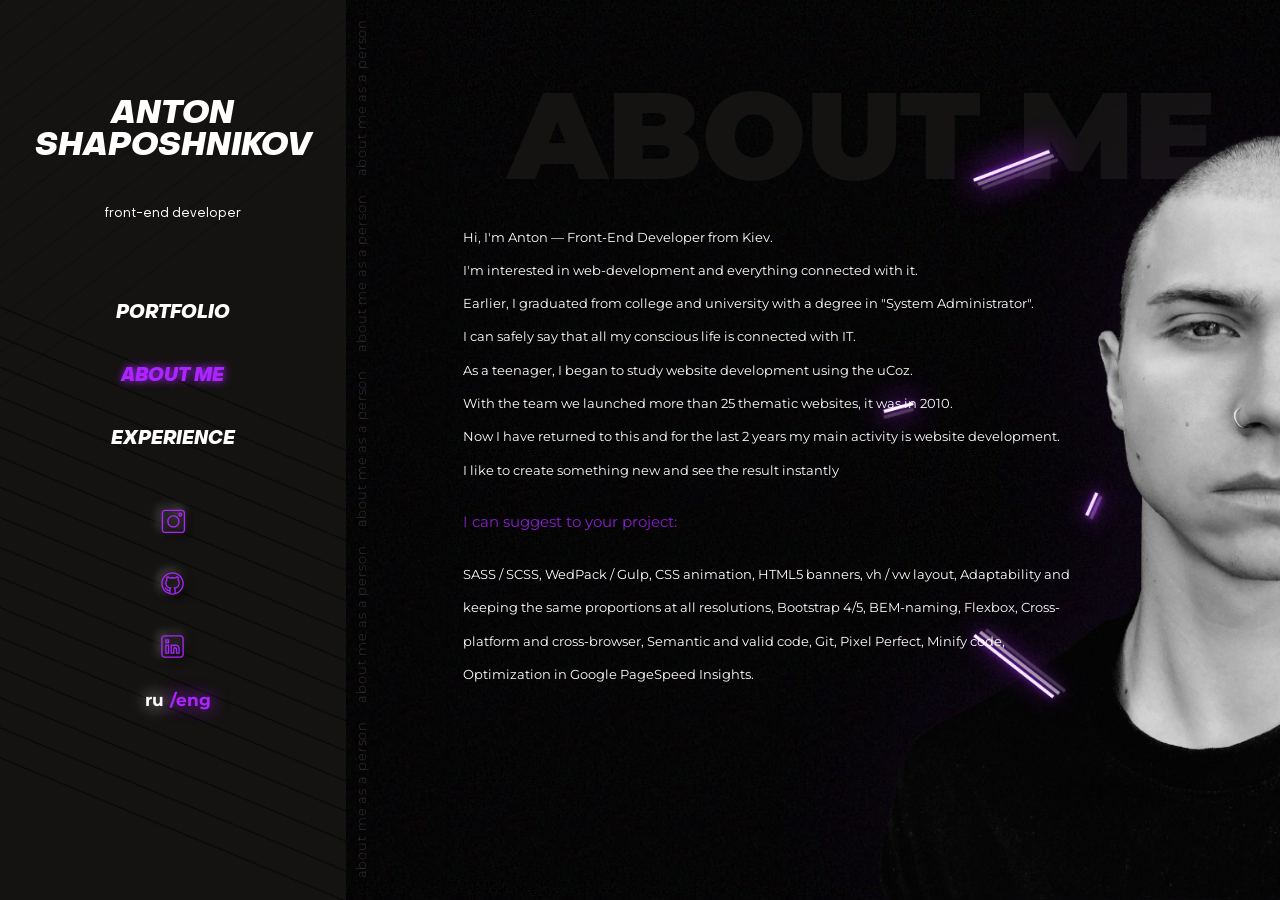
<file: HTML/about-me.html>
<!DOCTYPE html>
<!-- ==============================
    Project:        PORTFOLIO NEW START
    Version:        1.0
    Author:         Anton Shaposhnikov / hesoyam666
    Website:        https://666hesoyam.github.io/portfolio/
================================== -->
<html lang="ru">
    <head>
        <meta charset="utf-8"/>
        <title>About Me / Anton Shaposhnikov</title>
        <meta http-equiv="X-UA-Compatible" content="IE=edge">
        <meta name="viewport" content="width=device-width, initial-scale=1.0, maximum-scale=1.0, user-scalable=no">
        <meta name="keywords" content="text, text">
        <!-- Fonts -->
        <link href="assets/fonts/font.css" rel="stylesheet" type="text/css"/>
        <link href="https://fonts.googleapis.com/css2?family=Montserrat:ital,wght@0,100;0,200;0,300;0,400;0,500;0,600;0,700;0,800;0,900;1,100;1,200;1,300;1,400;1,500;1,600;1,700;1,800;1,900&display=swap&subset=cyrillic" rel="stylesheet">
        <!-- PAGE LEVEL PLUGIN STYLES -->
        <link href="css/normalize.css" rel="stylesheet">
        <!-- THEME STYLES -->
        <link href="css/main.min.css" rel="stylesheet" type="text/css"/>
        <!-- Favicon -->
        <link rel="shortcut icon" href="img/icon/favicon.ico"/>
    </head>
    <!-- BODY -->
    <body>

        <!--========== PAGE LAYOUT ==========-->

        <main class="main">
            <aside class="aside aside--black ">
                <div class="aside__container">
                    <div class="aside__title">
                        <a href="index.html" class="title__wrap">
                            <h2 class="title__name title__name--white">Anton</h2>
                            <h2 class="title__name title__name--white">Shaposhnikov</h2>
                        </a>

                        <h4 class="title__specialte">
                            front-end developer
                        </h4>
                    </div>

                    <nav class="aside__nav aside__nav--without-photo">
                        <ul>
                            <li><a href="portfolio.html" class="nav__link">Portfolio</a></li>
                            <li><a href="about-me.html" class="nav__link nav__link--purple">About me</a></li>
                            <li><a href="experience.html" class="nav__link">Experience</a></li>
                        </ul>

                        <!-- Socials Links -->
                        <div class="nav__socials">
                            <a href="https://www.instagram.com/bratokbratiwka/" target="_blank">
                                <img class="socials__icon" src="../HTML/img/inst.svg" alt="inst">
                            </a>

                            <a href="https://github.com/666hesoyam" target="_blank">
                                <img class="socials__icon" src="../HTML/img/github.svg" alt="github">
                            </a>

                            <a href="https://www.linkedin.com/in/-188107197/" target="_blank">
                                <img class="socials__icon" src="../HTML/img/linkedin.svg" alt="linkedin">
                            </a>

                            <div class="socials__lang">
                                <a class="lang__ru" href="in-dev.html">ru</a>
                                <a class="lang__eng" href="index.html">/eng</a>
                            </div>
                        </div>
                    </nav>
                </div>
            </aside>


            <section class="about">
                <div class="vertical-title">
                    <div class="vertical-title__text vertical-title__text--large">
                        <p>About me as a person </p>
                        <p>About me as a person </p>
                        <p>About me as a person </p>
                        <p>About me as a person </p>
                        <p>About me as a person </p>
                    </div>
                </div>

                <div class="about__container">
                    <div class="about__photo">
                        <div class="about__neon-line">
                            <img src="img/neon-line_1.png" alt="" class="neon-line__item">
                            <img src="img/neon-line_2.png" alt="" class="neon-line__item neon-line__item--two">
                            <img src="img/neon-line_3.png" alt="" class="neon-line__item neon-line__item--three">
                            <img src="img/neon-line_4.png" alt="" class="neon-line__item neon-line__item--four">
                        </div>
                    </div>
                    <h1 class="about__heading">about me</h1>

                    <div class="about__info">
                        <p>Hi, I'm Anton — Front-End Developer from Kiev.</p>
                        <p>I'm interested in web-development and everything connected with it.</p>
                        <p>Earlier, I graduated from college and university with a degree in "System Administrator".</p>
                        <p>I can safely say that all my conscious life is connected with IT.</p>
                        <p>As a teenager, I began to study website development using the uCoz.</p>
                        <p>With the team we launched more than 25 thematic websites, it was in 2010.</p>
                        <p>Now I have returned to this and for the last 2 years my main activity is website development.</p>
                        <p>I like to create something new and see the result instantly</p>

                        <br>
                        <p><span class="about__info__sub-title">I can suggest to your project:</span></p>
                        <br>
                        
                        <p>SASS / SCSS, WedPack / Gulp, CSS animation, HTML5 banners, vh / vw layout, Adaptability and keeping the same proportions at all resolutions, Bootstrap 4/5, BEM-naming, Flexbox, Cross-platform and cross-browser, Semantic and valid code, Git, Pixel Perfect, Minify code, Optimization in Google PageSpeed Insights.</p>
                    </div>
                </div>
            </section>
        </main>

        <!--========== \END PAGE LAYOUT ==========-->

    </body>
</html>
</file>
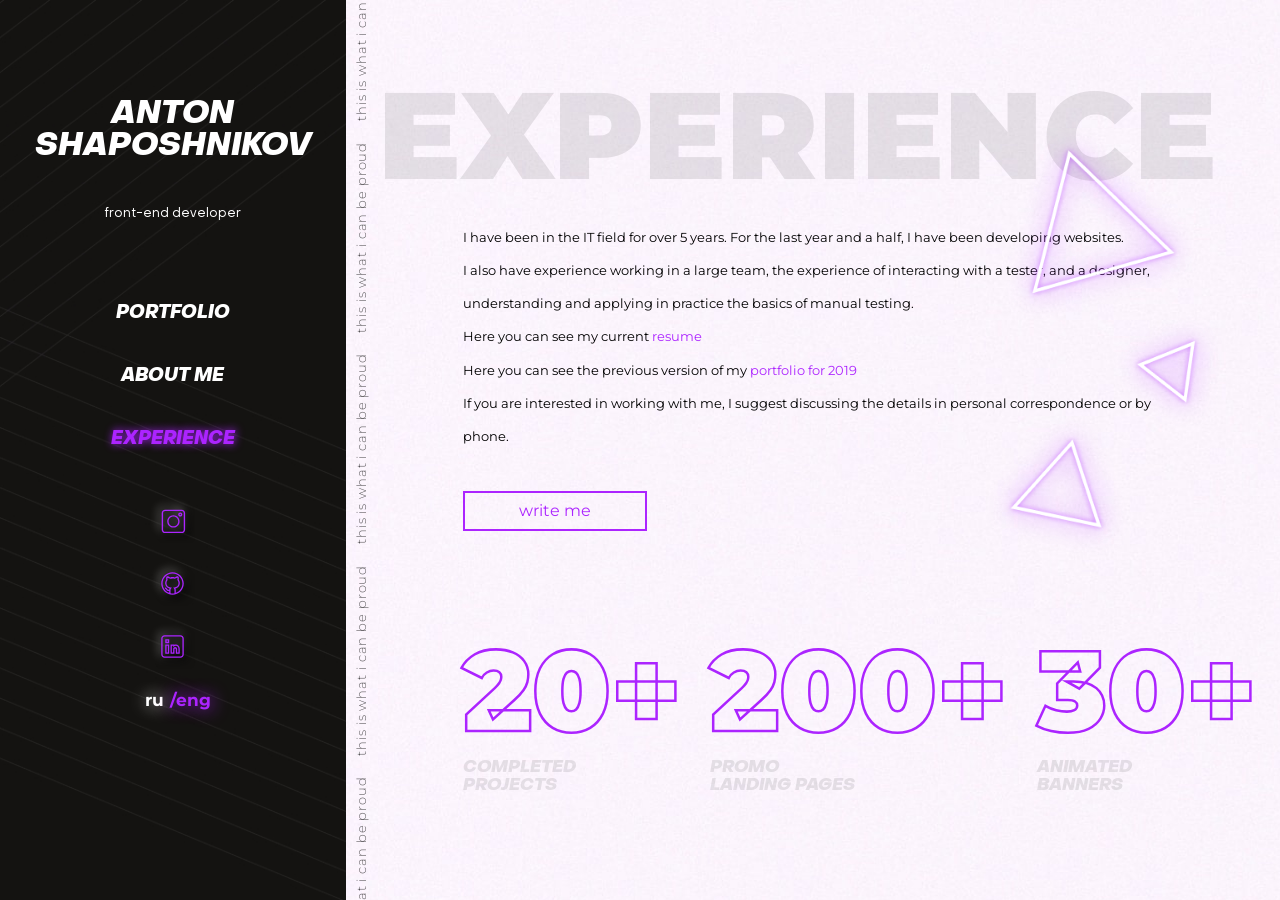
<file: HTML/experience.html>
<!DOCTYPE html>
<!-- ==============================
    Project:        PORTFOLIO NEW START
    Version:        1.0
    Author:         Anton Shaposhnikov / hesoyam666
    Website:        https://666hesoyam.github.io/portfolio/
================================== -->
<html lang="ru">
    <head>
        <meta charset="utf-8"/>
        <title>My experience / Anton Shaposhnikov</title>
        <meta http-equiv="X-UA-Compatible" content="IE=edge">
        <meta name="viewport" content="width=device-width, initial-scale=1.0, maximum-scale=1.0, user-scalable=no">
        <meta name="keywords" content="text, text">
        <!-- Fonts -->
        <link href="assets/fonts/font.css" rel="stylesheet" type="text/css"/>
        <link href="https://fonts.googleapis.com/css2?family=Montserrat:ital,wght@0,100;0,200;0,300;0,400;0,500;0,600;0,700;0,800;0,900;1,100;1,200;1,300;1,400;1,500;1,600;1,700;1,800;1,900&display=swap&subset=cyrillic" rel="stylesheet">
        <!-- PAGE LEVEL PLUGIN STYLES -->
        <link href="css/normalize.css" rel="stylesheet">
        <!-- THEME STYLES -->
        <link href="css/main.min.css" rel="stylesheet" type="text/css"/>
        <!-- Favicon -->
        <link rel="shortcut icon" href="img/icon/favicon.ico"/>
    </head>
    <!-- BODY -->
    <body>

        <!--========== PAGE LAYOUT ==========-->

        <main class="main">
            <aside class="aside aside--white">
                <div class="aside__container">
                    <div class="aside__title">
                        <a href="index.html" class="title__wrap">
                            <h2 class="title__name title__name--white">Anton</h2>
                            <h2 class="title__name title__name--white">Shaposhnikov</h2>
                        </a>

                        <h4 class="title__specialte">
                            front-end developer
                        </h4>
                    </div>

                    <nav class="aside__nav aside__nav--without-photo">
                        <ul>
                            <li><a href="portfolio.html" class="nav__link">Portfolio</a></li>
                            <li><a href="about-me.html" class="nav__link">About me</a></li>
                            <li><a href="experience.html" class="nav__link nav__link--purple">Experience</a></li>
                        </ul>

                        <!-- Socials Links -->
                        <div class="nav__socials">
                            <a href="https://www.instagram.com/bratokbratiwka/" target="_blank">
                                <img class="socials__icon" src="../HTML/img/inst.svg" alt="inst">
                            </a>

                            <a href="https://github.com/666hesoyam" target="_blank">
                                <img class="socials__icon" src="../HTML/img/github.svg" alt="github">
                            </a>

                            <a href="https://www.linkedin.com/in/-188107197/" target="_blank">
                                <img class="socials__icon" src="../HTML/img/linkedin.svg" alt="linkedin">
                            </a>

                            <div class="socials__lang">
                                <a class="lang__ru" href="in-dev.html">ru</a>
                                <a class="lang__eng" href="index.html">/eng</a>
                            </div>
                        </div>
                    </nav>
                </div>
            </aside>

            <section class="about experience">
                <div class="vertical-title">
                    <div class="vertical-title__text vertical-title__text--extra-large">
                        <p>this is what I can be proud </p>
                        <p>this is what I can be proud </p>
                        <p>this is what I can be proud </p>
                        <p>this is what I can be proud </p>
                        <p>this is what I can be proud </p>
                    </div>
                </div>

                <div class="experience__container">
                    <div class="parallax__wrap">
                        <div id="scene" class='parallax' data-speed="-1">
                            <img src="img/neon-trigon_1.png">
                        </div>

                        <div id="crowd-first" class='parallax' data-speed="-1">
                            <img src="img/neon-trigon_2.png">
                        </div>

                        <div id="crowd-second" class='parallax' data-speed="-2">
                            <img src="img/neon-trigon_3.png">
                        </div>
                    </div>

                    <h1 class="experience__heading">experience</h1>

                    <div class="experience__info">
                        <p>I have been in the IT field for over 5 years. For the last year and a half, I have been developing websites.</p>
                        <p>I also have experience working in a large team, the experience of interacting with a tester, and a designer,</p>
                        <p>understanding and applying in practice the basics of manual testing.</p>
                        <p>Here you can see my current <a href="https://rabota.ua/cv/16200987" target="_blank">resume</a></p>
                        <p>Here you can see the previous version of my <a href="https://666hesoyam.github.io/portfolio/" target="_blank">portfolio for 2019</a></p>
                        <p>If you are interested in working with me, I suggest discussing the details in personal correspondence or by phone.</p>

                        <div class="experience__btn">
                            <a href="https://telegram.me/hesoyam_666" target="_blank">write me</a>
                        </div>
                    </div>

                    <div class="experience__project">
                        <div class="project">
                            <div class="project__num">
                                <h1>20+</h1>
                            </div>

                            <div class="project__title">
                                <h2>completed <br> projects</h2>
                            </div>
                        </div>

                        <div class="project">
                            <div class="project__num">
                                <h1>200+</h1>
                            </div>

                            <div class="project__title">
                                <h2>promo<br> landing pages</h2>
                            </div>
                        </div>

                        <div class="project">
                            <div class="project__num">
                                <h1>30+</h1>
                            </div>

                            <div class="project__title">
                                <h2>animated  <br> banners</h2>
                            </div>
                        </div>
                    </div> 
                </div>
            </section>
        </main>

        <!--========== \END PAGE LAYOUT ==========-->

        <!-- ADD JQUERY HERE -->
        <script src="https://ajax.googleapis.com/ajax/libs/jquery/3.4.1/jquery.min.js"></script>
        <!-- PAGE LEVEL SCRIPTS -->
        <script src="js/parallax.js" type="text/javascript"></script>
    </body>
</html>
</file>
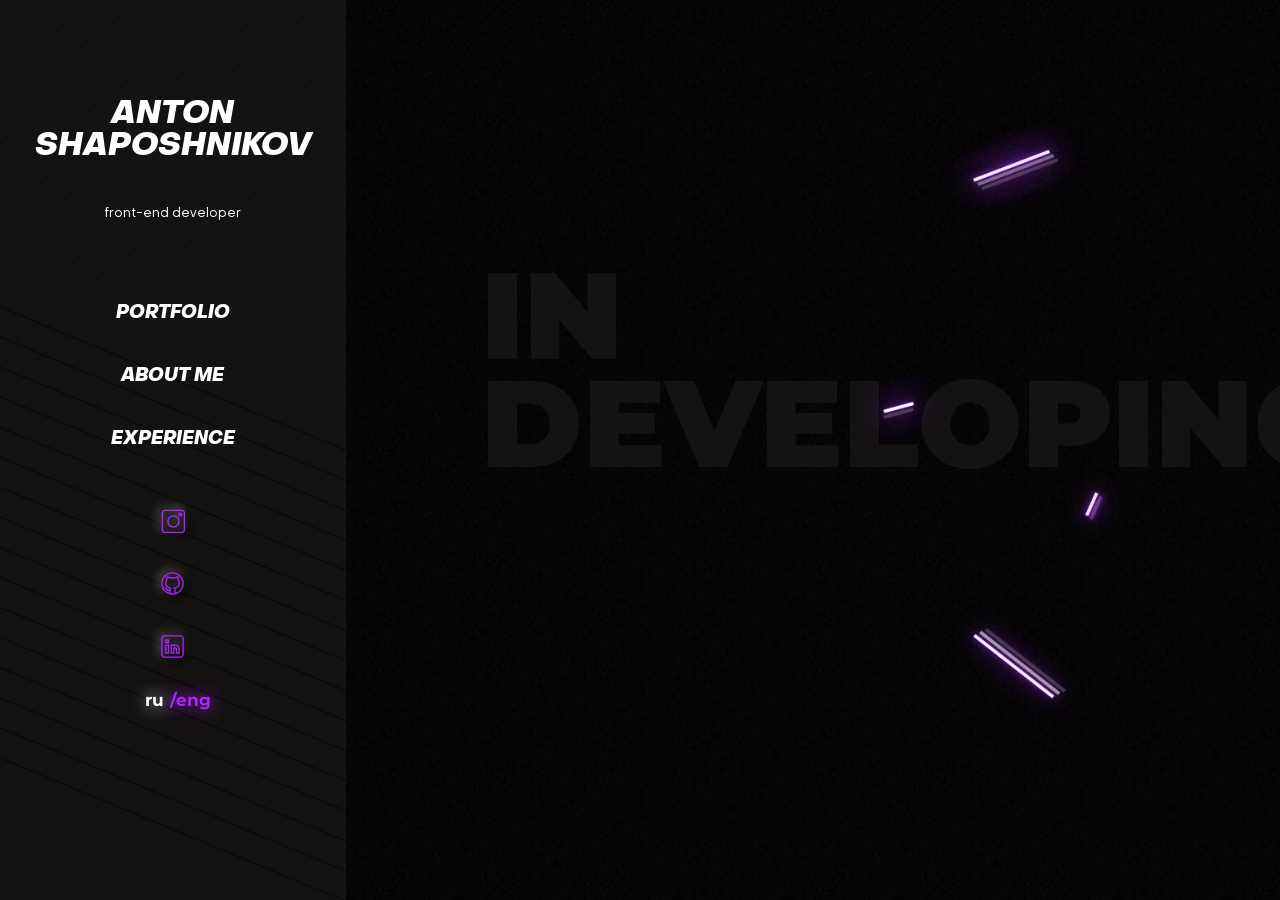
<file: HTML/in-dev.html>
<!DOCTYPE html>
<!-- ==============================
    Project:        PORTFOLIO NEW START
    Version:        1.0
    Author:         Anton Shaposhnikov / hesoyam666
    Website:        https://666hesoyam.github.io/portfolio/
================================== -->
<html lang="ru">
    <head>
        <meta charset="utf-8"/>
        <title>in developing</title>
        <meta http-equiv="X-UA-Compatible" content="IE=edge">
        <meta name="viewport" content="width=device-width, initial-scale=1.0, maximum-scale=1.0, user-scalable=no">
        <meta name="keywords" content="text, text">
        <!-- Fonts -->
        <link href="assets/fonts/font.css" rel="stylesheet" type="text/css"/>
        <link href="https://fonts.googleapis.com/css2?family=Montserrat:ital,wght@0,100;0,200;0,300;0,400;0,500;0,600;0,700;0,800;0,900;1,100;1,200;1,300;1,400;1,500;1,600;1,700;1,800;1,900&display=swap&subset=cyrillic" rel="stylesheet">
        <!-- PAGE LEVEL PLUGIN STYLES -->
        <link href="css/normalize.css" rel="stylesheet">
        <!-- THEME STYLES -->
        <link href="css/main.min.css" rel="stylesheet" type="text/css"/>
        <!-- Favicon -->
        <link rel="shortcut icon" href="img/icon/favicon.ico"/>
    </head>
    <!-- BODY -->
    <body>
        <!--========== PAGE LAYOUT ==========-->

        <main class="main">
            <aside class="aside aside--black ">
                <div class="aside__container">
                    <div class="aside__title">
                        <a href="index.html" class="title__wrap">
                            <h2 class="title__name title__name--white">Anton</h2>
                            <h2 class="title__name title__name--white">Shaposhnikov</h2>
                        </a>

                        <h4 class="title__specialte">
                            front-end developer
                        </h4>
                    </div>

                    <nav class="aside__nav aside__nav--without-photo">
                        <ul>
                            <li><a href="portfolio.html" class="nav__link">Portfolio</a></li>
                            <li><a href="about-me.html" class="nav__link">About me</a></li>
                            <li><a href="experience.html" class="nav__link">Experience</a></li>
                        </ul>

                        <!-- Socials Links -->
                        <div class="nav__socials">
                            <a href="https://www.instagram.com/bratokbratiwka/" target="_blank">
                                <img class="socials__icon" src="../HTML/img/inst.svg" alt="inst">
                            </a>

                            <a href="https://github.com/666hesoyam" target="_blank">
                                <img class="socials__icon" src="../HTML/img/github.svg" alt="github">
                            </a>

                            <a href="https://www.linkedin.com/in/-188107197/" target="_blank">
                                <img class="socials__icon" src="../HTML/img/linkedin.svg" alt="linkedin">
                            </a>

                            <div class="socials__lang">
                                <a class="lang__ru" href="in-dev.html">ru</a>
                                <a class="lang__eng" href="index.html">/eng</a>
                            </div>
                        </div>
                    </nav>
                </div>
            </aside>

            <section class="about">
                <div class="about__container">
                    <div class="about__photo in-dev">
                        <div class="about__neon-line">
                            <img src="img/neon-line_1.png" alt="" class="neon-line__item">
                            <img src="img/neon-line_2.png" alt="" class="neon-line__item neon-line__item--two">
                            <img src="img/neon-line_3.png" alt="" class="neon-line__item neon-line__item--three">
                            <img src="img/neon-line_4.png" alt="" class="neon-line__item neon-line__item--four">
                        </div>
                    </div>
                    <h1 class="about__heading in-dev__title">in developing</h1>
                </div>
            </section>
        </main>
        <!--========== \END PAGE LAYOUT ==========-->

    </body>
</html>
</file>
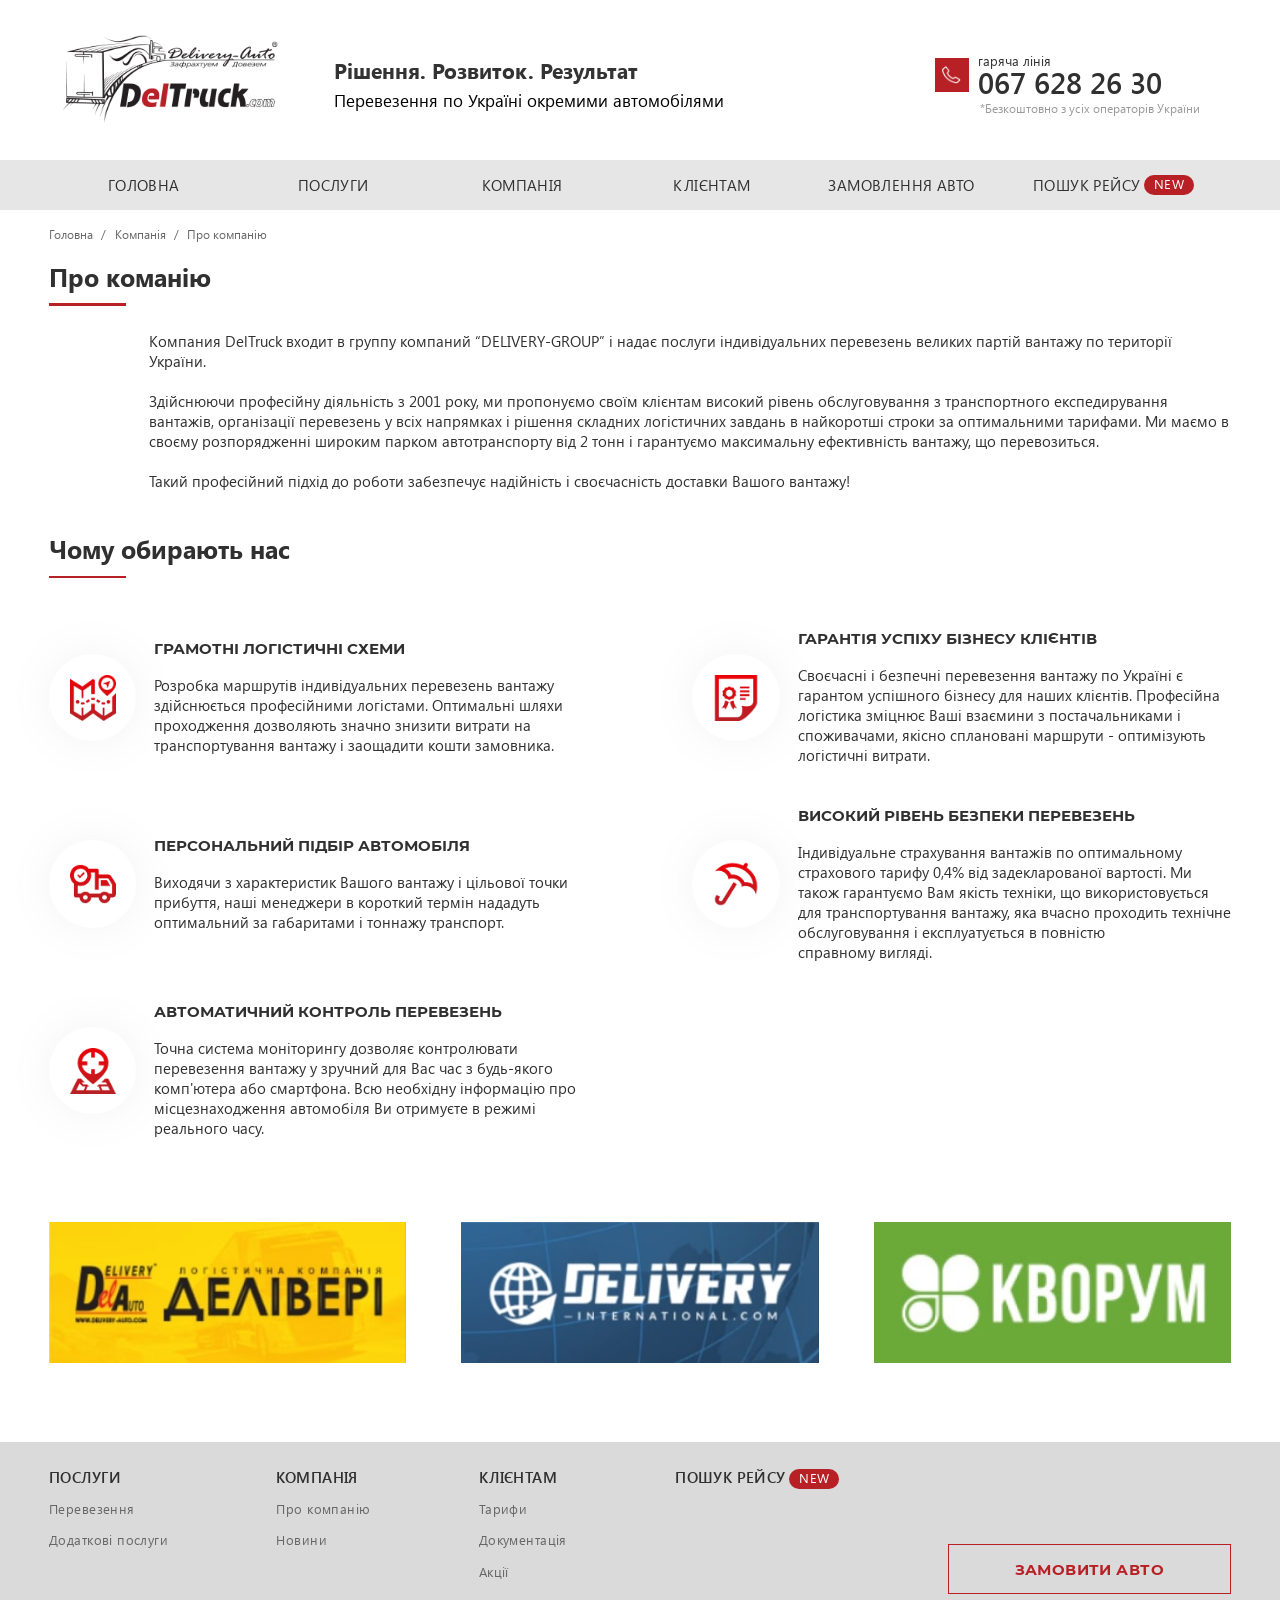
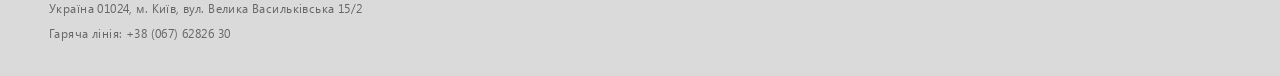
<file: HTML/assets/portfolio/deltruck/HTML/about-company.html>
<!DOCTYPE html>
<!-- ==============================
    Project:        DelTruck
    Author:         Anton Shaposhnikov
	Telegram:		https://t.me/hesoyam_666
================================== -->
<html lang="uk">
    <head>
        <meta charset="utf-8"/>
        <title>Про команію DelTruck</title>
        <meta http-equiv="X-UA-Compatible" content="IE=11,IE=10,IE=9,IE=8,IE=edge"/>
        <meta content="width=device-width, initial-scale=1" name="viewport"/>
        <meta name="keywords" content="text, text">
        <!-- Fonts -->
        <link href="fonts/SegoeUI/fonts.css" rel="stylesheet" type="text/css">
        <link href="fonts/Montserrat/font.css" rel="stylesheet" type="text/css">
        <!-- PAGE LEVEL PLUGIN STYLES -->
        <link href="css/normalize.css" rel="stylesheet">
        <!-- THEME STYLES -->
        <link href="css/main.min.css" rel="stylesheet" type="text/css"/>
        <!-- Favicon -->
        <link rel="shortcut icon" href="img/icon/favicon.ico"/>
    </head>
    <!-- BODY -->
    <body>

        <!--========== HEADER ==========-->
        <header id="included__header" class="header"></header>
        <!--========== \END HEADER ==========-->

        <!--========== PAGE LAYOUT ==========-->
        <section class="crumbs">
            <div class="container">
                <div class="crumbs__inner">
                    <a href="index.html">Головна</a><p>/</p>Компанія<p>/</p><a href="about-company.html">Про компанію</a>
                </div>
            </div>
        </section>

        <main>
            <div class="container">
                <div class="additional-services">
                    <div class="info-block">
                        <h3 class="info-block__title">Про команію</h3>
                        <div class="info-block__text">
                            <p>Компания DelTruck входит в группу компаний “DELIVERY-GROUP” і надає послуги індивідуальних перевезень великих партій вантажу по території України.</p>
                            <br>
                            <p>Здійснюючи професійну діяльність з 2001 року, ми пропонуємо своїм клієнтам високий рівень обслуговування з транспортного експедирування вантажів, організації перевезень у всіх напрямках і рішення складних логістичних завдань в найкоротші строки за оптимальними тарифами. Ми маємо в своєму розпорядженні широким парком автотранспорту від 2 тонн і гарантуємо максимальну ефективність вантажу, що перевозиться.</p>
                            <br>
                            <p>Такий професійний підхід до роботи забезпечує надійність і своєчасність доставки Вашого вантажу!</p>
                        </div>
                    </div>

                    <div class="info-block">
                        <h3 class="info-block__title">Чому обирають нас</h3>

                        <div class="info-block__advantages">
                            <!-- next item -->
                            <div class="advantages__item">
                                <div class="advantages__img">
                                    <img src="img/icon/map.png" alt="map icon">
                                </div>
                                <div class="advantages__info">
                                    <h2 class="advantages__title">Грамотні логістичні схеми</h2>
                                    <p class="advantages__text">Розробка маршрутів індивідуальних перевезень вантажу здійснюється професійними логістами. Оптимальні шляхи проходження дозволяють значно знизити витрати на транспортування вантажу і заощадити кошти замовника.</p>
                                </div>
                            </div>
                            <!-- next item -->
                            <div class="advantages__item">
                                <div class="advantages__img">
                                    <img src="img/icon/doc.png" alt="document icon">
                                </div>
                                <div class="advantages__info">
                                    <h2 class="advantages__title">Гарантія успіху бізнесу клієнтів</h2>
                                    <p class="advantages__text">Своєчасні і безпечні перевезення вантажу по Україні є гарантом успішного бізнесу для наших клієнтів. Професійна логістика зміцнює Ваші взаємини з постачальниками і споживачами, якісно сплановані маршрути - оптимізують логістичні витрати.</p>
                                </div>
                            </div>
                            <!-- next item -->
                            <div class="advantages__item">
                                <div class="advantages__img">
                                    <img src="img/icon/car.png" alt="car icon">
                                </div>
                                <div class="advantages__info">
                                    <h2 class="advantages__title">Персональний підбір автомобіля</h2>
                                    <p class="advantages__text">Виходячи з характеристик Вашого вантажу і цільової точки прибуття, наші менеджери в короткий термін нададуть оптимальний за габаритами і тоннажу транспорт.</p>
                                </div>
                            </div>
                            <!-- next item -->
                            <div class="advantages__item">
                                <div class="advantages__img">
                                    <img src="img/icon/umbrella.png" alt="guard icon">
                                </div>
                                <div class="advantages__info">
                                    <h2 class="advantages__title">Високий рівень безпеки перевезень</h2>
                                    <p class="advantages__text">Індивідуальне страхування вантажів по оптимальному страхового тарифу 0,4% від задекларованої вартості. Ми також гарантуємо Вам якість техніки, що використовується для транспортування вантажу, яка вчасно проходить технічне обслуговування і експлуатується в повністю <br>справному вигляді.</p>
                                </div>
                            </div>
                            <!-- next item -->
                            <div class="advantages__item">
                                <div class="advantages__img">
                                    <img src="img/icon/point.png" alt="point icon">
                                </div>
                                <div class="advantages__info">
                                    <h2 class="advantages__title">Автоматичний контроль перевезень</h2>
                                    <p class="advantages__text">Точна система моніторингу дозволяє контролювати перевезення вантажу у зручний для Вас час з будь-якого комп'ютера або смартфона. Всю необхідну інформацію про місцезнаходження автомобіля Ви отримуєте в режимі реального часу.</p>
                                </div>
                            </div>
                        </div>
                    </div>

                    <div class="del-group">
                        <a href="https://www.delivery-auto.com/" target="_blank"><img src="img/delauto-logo.jpg" alt="Delivery Auto"></a>
                        <a href="https://www.delivery-international.com/" target="_blank"><img src="img/delinter-logo.jpg" alt="Delivery International"></a>
                        <a href="https://www.kvorum.com.ua/" target="_blank"><img src="img/kvorum-logo.jpg" alt="Kvorum"></a>
                    </div>
                </div>
            </div>
        </main>

        <!--========== \END PAGE LAYOUT ==========-->


        <!--========== FOOTER ==========-->
        <footer id="included__footer" class="footer"></footer>
        <!--========== \END FOOTER ==========-->


        <!-- ADD JQUERY HERE -->
        <script src="js/components/jquery-3.5.1.min.js" integrity="sha256-9/aliU8dGd2tb6OSsuzixeV4y/faTqgFtohetphbbj0=" crossorigin="anonymous"></script>
        <!-- Main.js -->
        <script src="js/main.js" type="text/javascript"></script>
    </body>
</html>
</file>
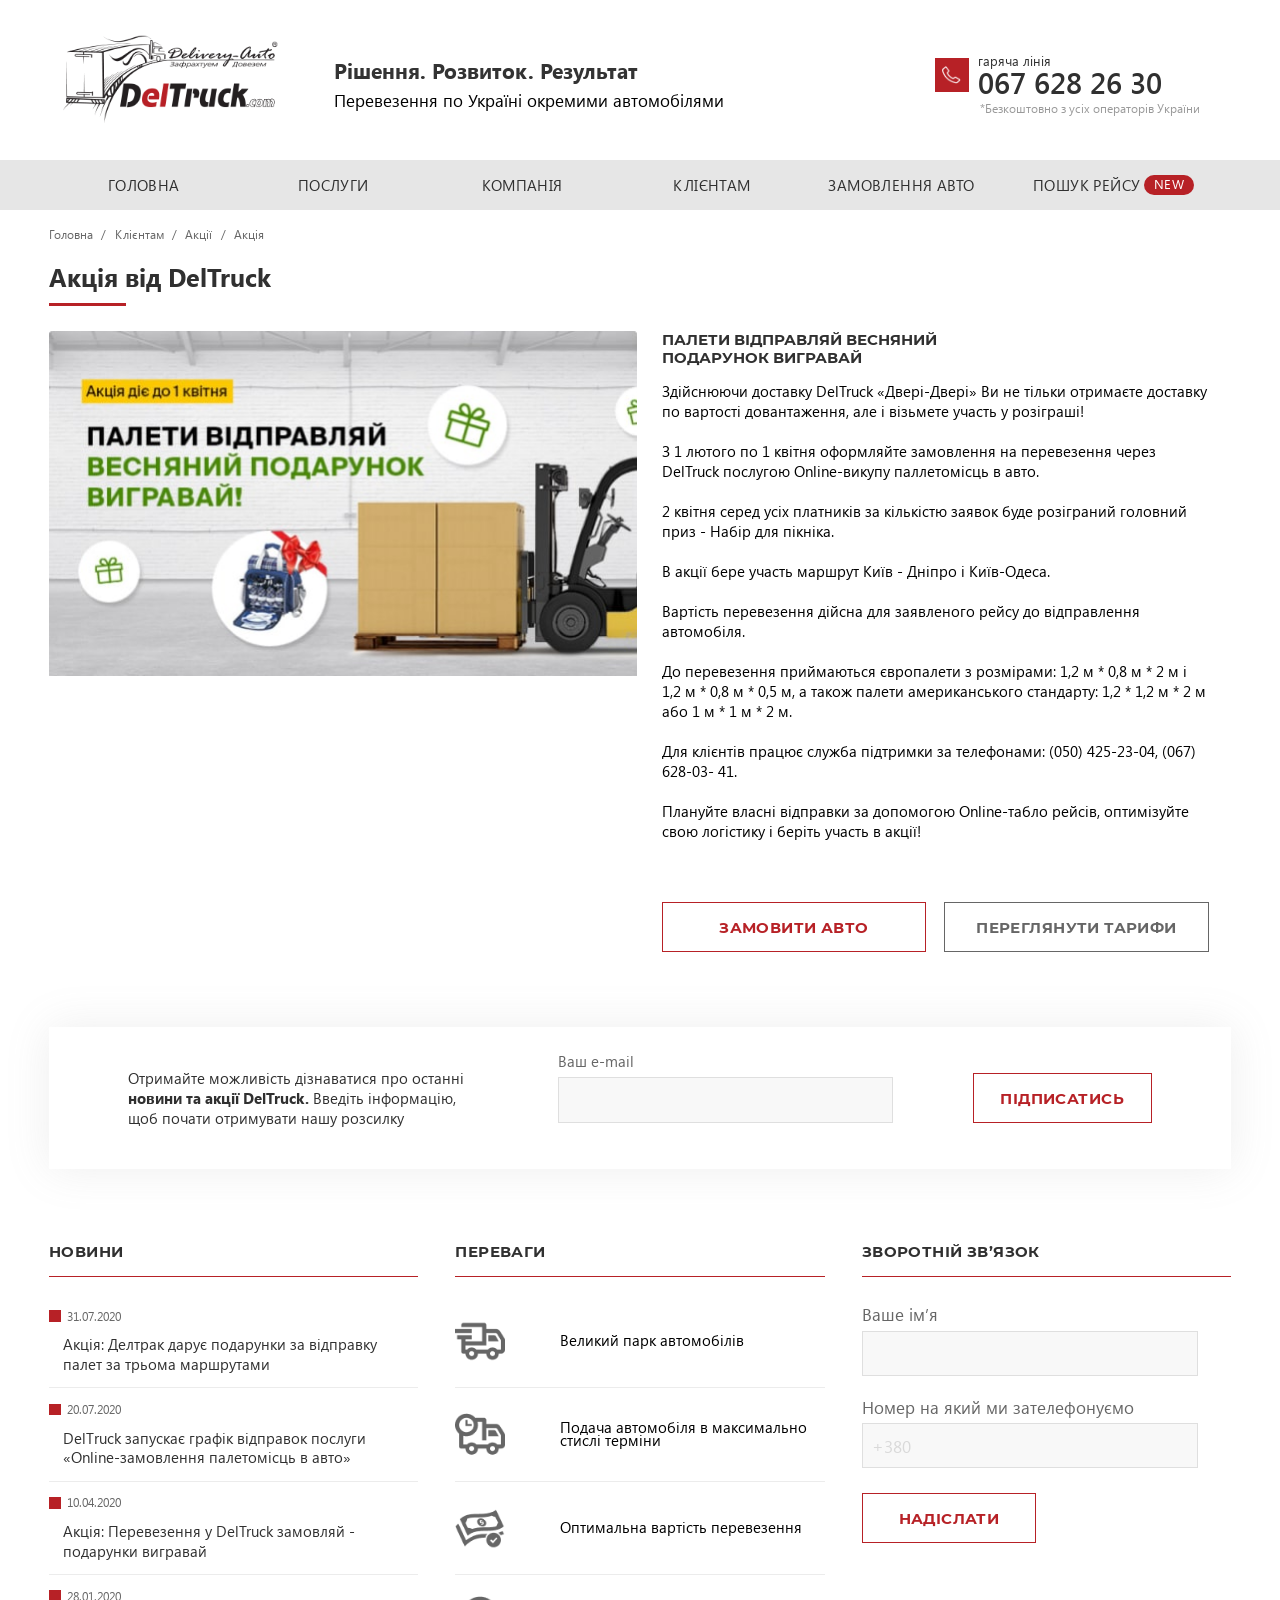
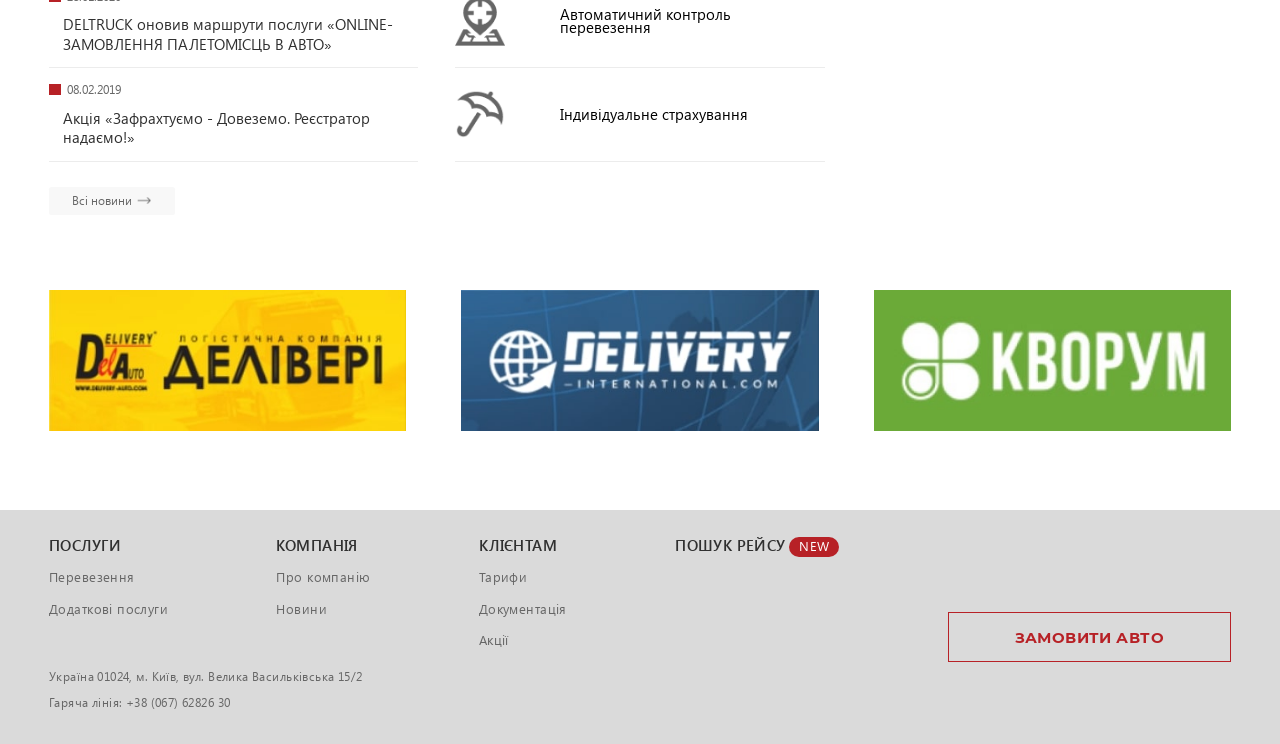
<file: HTML/assets/portfolio/deltruck/HTML/action-item-01-04.html>
<!DOCTYPE html>
<!-- ==============================
    Project:        DelTruck
    Author:         Anton Shaposhnikov
	Telegram:		https://t.me/hesoyam_666
================================== -->
<html lang="uk">
    <head>
        <meta charset="utf-8"/>
        <title>Акція від DelTruck</title>
        <meta http-equiv="X-UA-Compatible" content="IE=11,IE=10,IE=9,IE=8,IE=edge"/>
        <meta content="width=device-width, initial-scale=1" name="viewport"/>
        <meta name="keywords" content="text, text">
        <!-- Fonts -->
        <link href="fonts/SegoeUI/fonts.css" rel="stylesheet" type="text/css">
        <link href="fonts/Montserrat/font.css" rel="stylesheet" type="text/css">
        <!-- PAGE LEVEL PLUGIN STYLES -->
        <link href="css/normalize.css" rel="stylesheet">
        <!-- THEME STYLES -->
        <link href="css/main.min.css" rel="stylesheet" type="text/css"/>
        <!-- Favicon -->
        <link rel="shortcut icon" href="img/icon/favicon.ico"/>
    </head>
    <!-- BODY -->
    <body>

        <!--========== HEADER ==========-->
        <header id="included__header" class="header"></header>
        <!--========== \END HEADER ==========-->

        <!--========== PAGE LAYOUT ==========-->
        <section class="crumbs">
            <div class="container">
                <div class="crumbs__inner">
                    <a href="index.html">Головна</a><p>/</p>Клієнтам<p>/</p><a href="action.html">Акції</a><p>/</p><a href="action-item-01-04.html">Акція</a>
                </div>
            </div>
        </section>

        <main>
            <div class="container">
                <h3 class="info-block__title">Акція від DelTruck</h3>
                <div class="action-page">
                    <img src="img/action/action-item-01-04.jpg" alt="" class="action-page__img">
                    <div class="action-page__info">
                        <h3 class="info__title">ПАЛЕТИ ВІДПРАВЛЯЙ ВЕСНЯНИЙ ПОДАРУНОК ВИГРАВАЙ</h3>
                        <div class="info__text">
                            <p>Здійснюючи доставку DelTruck «Двері-Двері» Ви не тільки отримаєте доставку по вартості довантаження, але і візьмете участь у розіграші!</p>
                            <br>
                            <p>З 1 лютого по 1 квітня оформляйте замовлення на перевезення через DelTruck послугою Online-викупу паллетомісць в авто.</p>
                            <br>
                            <p>2 квітня серед усіх платників за кількістю заявок буде розіграний головний приз - Набір для пікніка.</p>
                            <br>
                            <p>В акції бере участь маршрут Київ - Дніпро і Київ-Одеса.</p>
                            <br>
                            <p>Вартість перевезення дійсна для заявленого рейсу до відправлення автомобіля.</p>
                            <br>
                            <p>До перевезення приймаються європалети з розмірами: 1,2 м * 0,8 м * 2 м і 1,2 м * 0,8 м * 0,5 м, а також палети американського стандарту: 1,2 * 1,2 м * 2 м або 1 м * 1 м * 2 м.</p>
                            <br>
                            <p>Для клієнтів працює служба підтримки за телефонами: (050) 425-23-04, (067) 628-03- 41.</p>
                            <br>
                            <p>Плануйте власні відправки за допомогою Online-табло рейсів, оптимізуйте свою логістику і беріть участь в акції!</p>
                            <br>
                            <div class="info-btn">
                                <a href="car-order.html" class="info-btn__btn">Замовити авто</a> 
                                <a href="tariff.html" class="info-btn__btn info-btn__btn--grey">Переглянути тарифи</a> 
                            </div>
                        </div>
                    </div>
                </div>

                <!-- Subs -->
                <div class="subs">
                    <h5 class="subs__title">Отримайте можливість дізнаватися про останні <strong>новини та акції DelTruck.</strong> Введіть інформацію, щоб почати отримувати нашу розсилку</h5>
                    <form class="subs__form">
                        <label class="subs__label">Ваш e-mail</label>
                        <input class="subs__input" type="email" placeholder=" ">
                    </form>
                    <button class="request__btn subs__btn" onclick='throw_message_subscribe(" "); return false;'>Підписатись</button>
                </div>
            </div>
        </main>

        <section id="included__about-block" class="about-block"></section>

        <section>
            <div class="container">
                <div class="del-group del-group--documentation">
                    <a href="https://www.delivery-auto.com/" target="_blank"><img src="img/delauto-logo.jpg" alt="Delivery Auto"></a>
                    <a href="https://www.delivery-international.com/" target="_blank"><img src="img/delinter-logo.jpg" alt="Delivery International"></a>
                    <a href="https://www.kvorum.com.ua/" target="_blank"><img src="img/kvorum-logo.jpg" alt="Kvorum"></a>
                </div>
            </div>
        </section>
        <!--========== \END PAGE LAYOUT ==========-->


        <!--========== FOOTER ==========-->
        <footer id="included__footer" class="footer"></footer>
        <!--========== \END FOOTER ==========-->

        <!-- POP UP Subscribe-->
        <div id='subscribe__box'>
            <div id='box_text'>
                <img src="img/icon/pop-up__icon.png" alt="">
                <p>Вітаємо! Ви успішно підписалися на розсилку.</p>
                <p>Ми будемо повідомляті Вам тільки найактуальніші <br> та цікаві новини та акції.</p>
            </div>
        </div>
        <!-- \POP UP -->

        <!-- ADD JQUERY HERE -->
        <script src="js/components/jquery-3.5.1.min.js" integrity="sha256-9/aliU8dGd2tb6OSsuzixeV4y/faTqgFtohetphbbj0=" crossorigin="anonymous"></script>
        <!-- Main.js -->
        <script src="js/main.js" type="text/javascript"></script>
    </body>
</html>
</file>
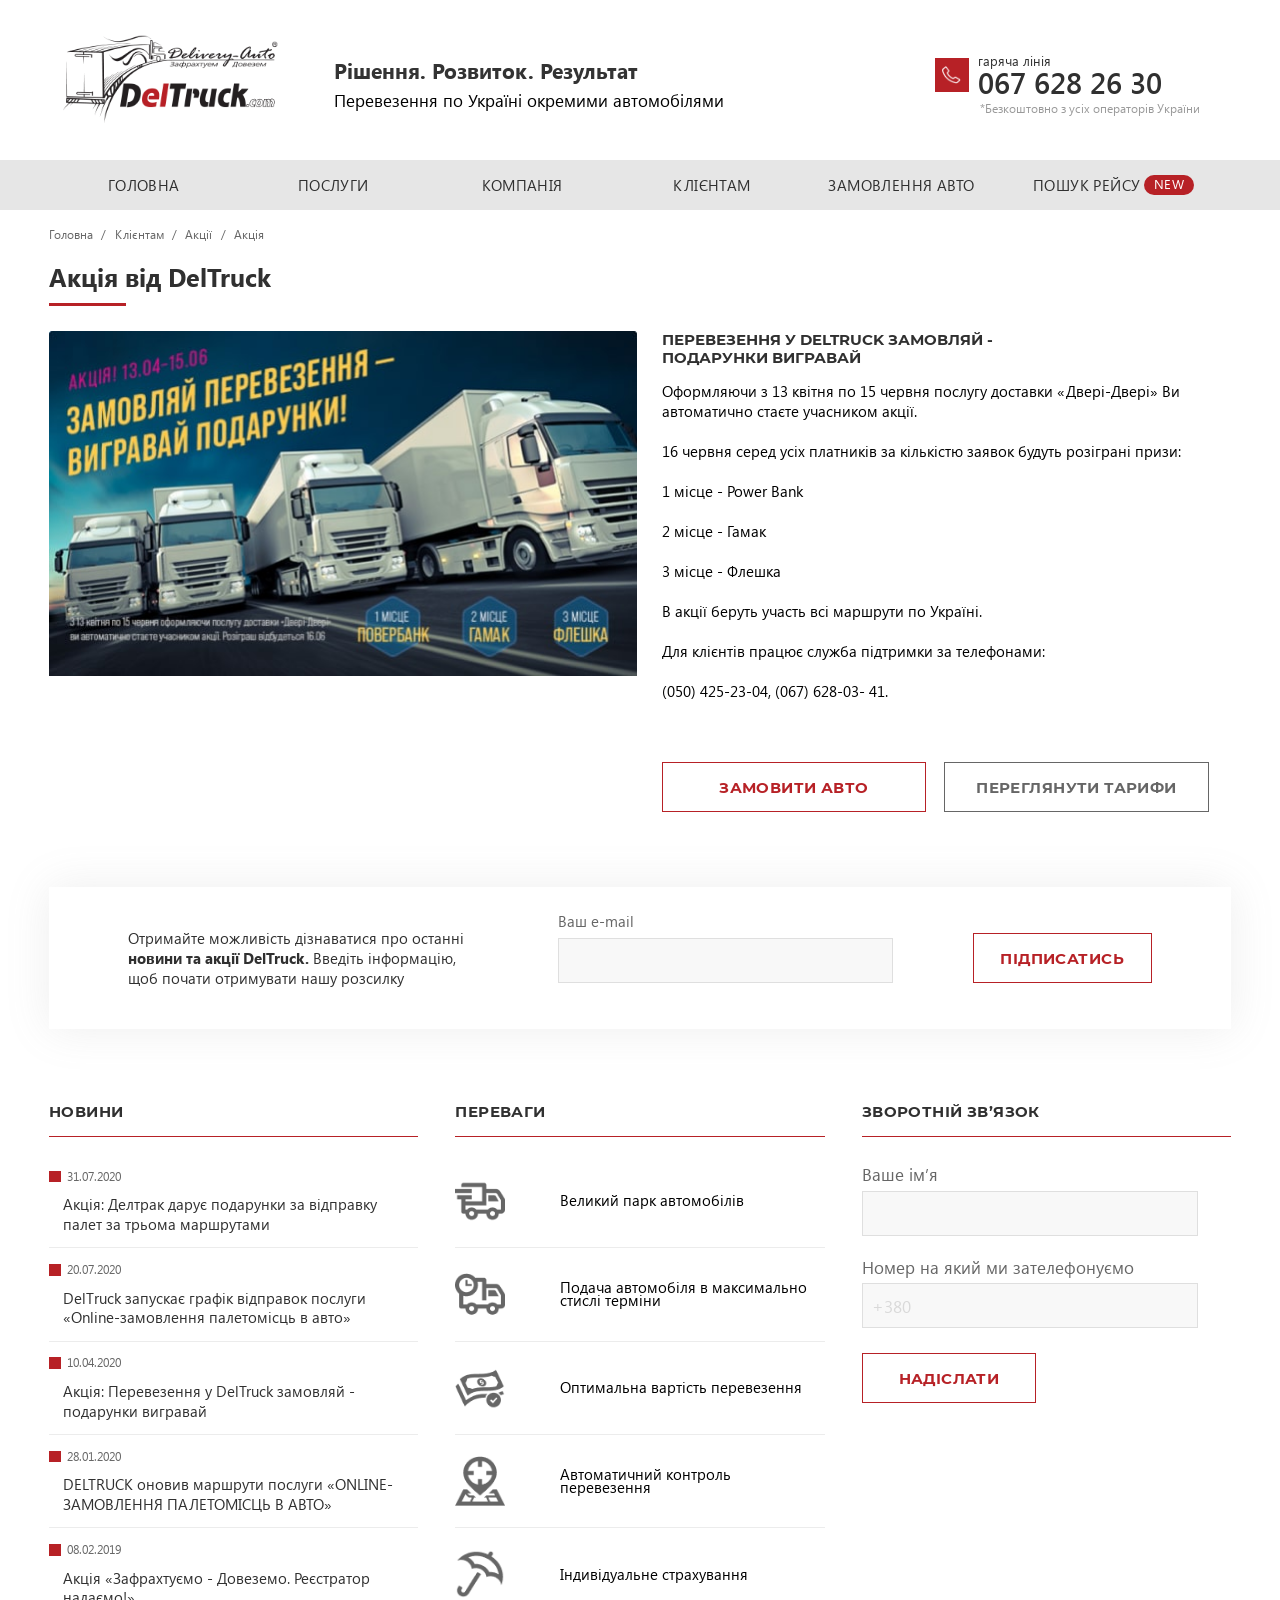
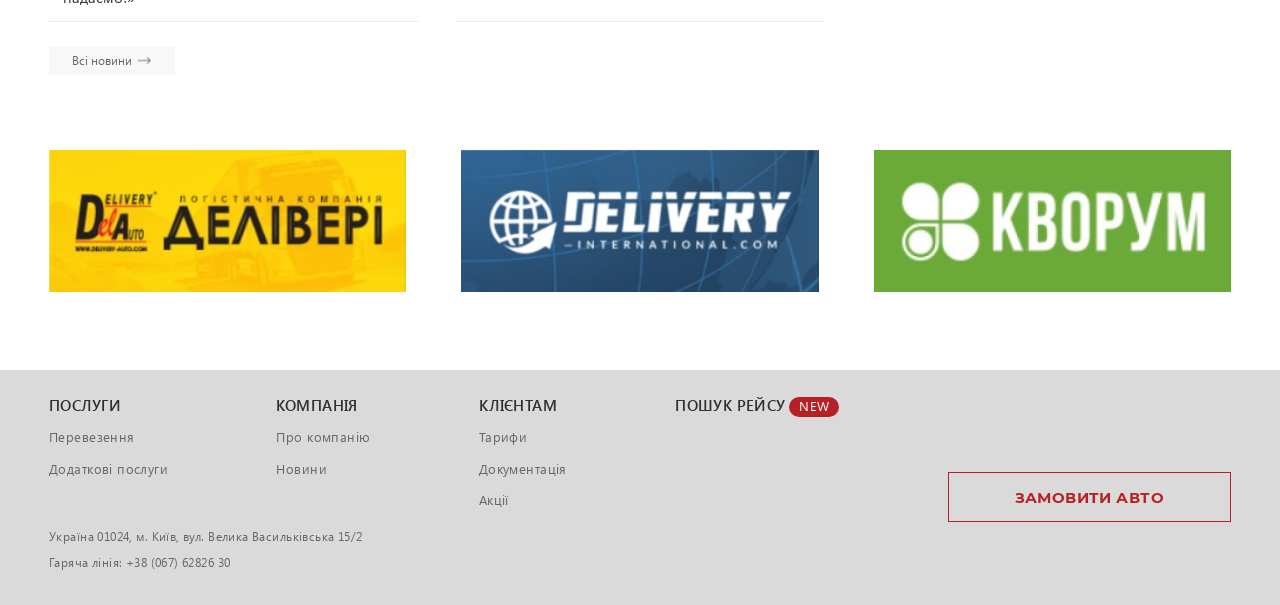
<file: HTML/assets/portfolio/deltruck/HTML/action-item-14-06.html>
<!DOCTYPE html>
<!-- ==============================
    Project:        DelTruck
    Author:         Anton Shaposhnikov
	Telegram:		https://t.me/hesoyam_666
================================== -->
<html lang="uk">
    <head>
        <meta charset="utf-8"/>
        <title>Акція від DelTruck</title>
        <meta http-equiv="X-UA-Compatible" content="IE=11,IE=10,IE=9,IE=8,IE=edge"/>
        <meta content="width=device-width, initial-scale=1" name="viewport"/>
        <meta name="keywords" content="text, text">
        <!-- Fonts -->
        <link href="fonts/SegoeUI/fonts.css" rel="stylesheet" type="text/css">
        <link href="fonts/Montserrat/font.css" rel="stylesheet" type="text/css">
        <!-- PAGE LEVEL PLUGIN STYLES -->
        <link href="css/normalize.css" rel="stylesheet">
        <!-- THEME STYLES -->
        <link href="css/main.min.css" rel="stylesheet" type="text/css"/>
        <!-- Favicon -->
        <link rel="shortcut icon" href="img/icon/favicon.ico"/>
    </head>
    <!-- BODY -->
    <body>

        <!--========== HEADER ==========-->
        <header id="included__header" class="header"></header>
        <!--========== \END HEADER ==========-->

        <!--========== PAGE LAYOUT ==========-->
        <section class="crumbs">
            <div class="container">
                <div class="crumbs__inner">
                    <a href="index.html">Головна</a><p>/</p>Клієнтам<p>/</p><a href="action.html">Акції</a><p>/</p><a href="action-item-14-06.html">Акція</a>
                </div>
            </div>
        </section>

        <main>
            <div class="container">
                <h3 class="info-block__title">Акція від DelTruck</h3>
                <div class="action-page">
                    <img src="img/action/action-item-14-06.jpg.jpg" alt="" class="action-page__img">
                    <div class="action-page__info">
                        <h3 class="info__title">ПЕРЕВЕЗЕННЯ У DELTRUCK ЗАМОВЛЯЙ - ПОДАРУНКИ ВИГРАВАЙ</h3>
                        <div class="info__text">
                            <p> Оформляючи з 13 квітня по 15 червня послугу доставки «Двері-Двері» Ви автоматично стаєте учасником акції.</p>
                            <br>
                            <p> 16 червня серед усіх платників за кількістю заявок будуть розіграні призи:</p>
                            <br>
                            <p> 1 місце - Power Bank</p>
                            <br>
                            <p> 2 місце - Гамак</p>
                            <br>
                            <p> 3 місце - Флешка</p>
                            <br>
                            <p> В акції беруть участь всі маршрути по Україні.</p>
                            <br>
                            <p> Для клієнтів працює служба підтримки за телефонами: </p>
                            <br>
                            <p> (050) 425-23-04,   (067) 628-03- 41.</p>
                            <br>
                            <div class="info-btn">
                                <a href="car-order.html" class="info-btn__btn">Замовити авто</a> 
                                <a href="tariff.html" class="info-btn__btn info-btn__btn--grey">Переглянути тарифи</a> 
                            </div>
                        </div>
                    </div>
                </div>

                <!-- Subs -->
                <div class="subs">
                    <h5 class="subs__title">Отримайте можливість дізнаватися про останні <strong>новини та акції DelTruck.</strong> Введіть інформацію, щоб почати отримувати нашу розсилку</h5>
                    <form class="subs__form">
                        <label class="subs__label">Ваш e-mail</label>
                        <input class="subs__input" type="email" placeholder=" ">
                    </form>
                    <button class="request__btn subs__btn" onclick='throw_message_subscribe(" "); return false;'>Підписатись</button>
                </div>
            </div>
        </main>

        <section id="included__about-block" class="about-block"></section>

        <section>
            <div class="container">
                <div class="del-group del-group--documentation">
                    <a href="https://www.delivery-auto.com/" target="_blank"><img src="img/delauto-logo.jpg" alt="Delivery Auto"></a>
                    <a href="https://www.delivery-international.com/" target="_blank"><img src="img/delinter-logo.jpg" alt="Delivery International"></a>
                    <a href="https://www.kvorum.com.ua/" target="_blank"><img src="img/kvorum-logo.jpg" alt="Kvorum"></a>
                </div>
            </div>
        </section>
        <!--========== \END PAGE LAYOUT ==========-->


        <!--========== FOOTER ==========-->
        <footer id="included__footer" class="footer"></footer>
        <!--========== \END FOOTER ==========-->

        <!-- POP UP Subscribe-->
        <div id='subscribe__box'>
            <div id='box_text'>
                <img src="img/icon/pop-up__icon.png" alt="">
                <p>Вітаємо! Ви успішно підписалися на розсилку.</p>
                <p>Ми будемо повідомляті Вам тільки найактуальніші <br> та цікаві новини та акції.</p>
            </div>
        </div>
        <!-- \POP UP -->

        <!-- ADD JQUERY HERE -->
        <script src="js/components/jquery-3.5.1.min.js" integrity="sha256-9/aliU8dGd2tb6OSsuzixeV4y/faTqgFtohetphbbj0=" crossorigin="anonymous"></script>
        <!-- Main.js -->
        <script src="js/main.js" type="text/javascript"></script>
    </body>
</html>
</file>
<file: HTML/assets/fonts/font.css>
@font-face {
  font-family: 'ObjectSans-HeavySlanted';
  src: url('ObjectSans-HeavySlanted.eot');
  src: url('ObjectSans-HeavySlanted.eot?#iefix') format('embedded-opentype'),
       url('ObjectSans-HeavySlanted.svg#ObjectSans-HeavySlanted') format('svg'),
       url('ObjectSans-HeavySlanted.ttf') format('truetype'),
       url('ObjectSans-HeavySlanted.woff') format('woff'),
       url('ObjectSans-HeavySlanted.woff2') format('woff2');
  font-weight: normal;
  font-style: normal;
}

@font-face {
  font-family: 'ObjectSans-Regular';
  src: url('ObjectSans-Regular.eot');
  src: url('ObjectSans-Regular.eot?#iefix') format('embedded-opentype'),
       url('ObjectSans-Regular.svg#ObjectSans-Regular') format('svg'),
       url('ObjectSans-Regular.ttf') format('truetype'),
       url('ObjectSans-Regular.woff') format('woff'),
       url('ObjectSans-Regular.woff2') format('woff2');
  font-weight: normal;
  font-style: normal;
}
</file>
<file: HTML/assets/portfolio/bar-nap/public/main.css>
html {
    -webkit-box-sizing: border-box;
    box-sizing: border-box;
    -ms-overflow-style: scrollbar;
    line-height: 1.15;
    -webkit-text-size-adjust: 100%
}

*, :after, :before {
    -webkit-box-sizing: inherit;
    box-sizing: inherit
}

body {
    display: -ms-flexbox;
    display: -webkit-box;
    display: flex;
    -ms-flex-direction: column;
    -webkit-box-orient: vertical;
    -webkit-box-direction: normal;
    flex-direction: column;
    line-height: 1.2;
    min-height: 100%;
    width: auto;
    color: #fff;
    font-family: Circe, sans-serif;
    font-weight: 400;
    font-style: normal;
    font-size: 16px;
    direction: ltr;
    -webkit-font-smoothing: antialiased;
    -moz-osx-font-smoothing: grayscale;
    overflow-x: hidden;
    background: #000;
    height: 100%;
    margin: 0;
}

/* @media screen and (max-width: 767px) and (orientation: portrait) {
    body {
        height: 100%;
        min-height: 560px
    }
} */

body.no-scroll {
    position: fixed;
    width: 100%;
    overflow-y: hidden
}

.align-items-center {
    -ms-flex-align: center !important;
    -webkit-box-align: center !important;
    align-items: center !important;
}

.title {
    font-family: Pari-Match, sans-serif;
    font-weight: 700;
    font-size: 48px;
    line-height: 1;
    text-align: center;
    color: #fff
}

@media screen and (max-width: 1024px) {
    .title {
        font-size: 36px
    }
}

@media screen and (max-width: 767px) {
    .title {
        font-size: 24px
    }
}

ul {
    list-style: none;
}

p {
    margin: 0;
}

a {
    color: #000;
}


[class*=" icon-"], [class^=icon-] {
    font-family: icomoon !important;
    speak: none;
    font-style: normal;
    font-weight: 400;
    font-variant: normal;
    text-transform: none;
    line-height: 1;
    -webkit-font-smoothing: antialiased;
    -moz-osx-font-smoothing: grayscale;
}


.icon-vs:before {
    content: "\E914"
}

.icon-man-user:before {
    content: "\E912"
}

.icon-trophy:before {
    content: "\E911"
}

.icon-youtube:before {
    content: "\E907"
}

.icon-burger:before {
    content: "\E90F"
}

.icon-mouse:before {
    content: "\E908"
}

.icon-bonus:before {
    content: "\E90E"
}

.icon-analysis:before {
    content: "\E90A"
}

.icon-email:before {
    content: "\E90B"
}

.icon-login:before {
    content: "\E90C"
}

.icon-phone:before {
    content: "\E915"
}

.icon-eye-close:before {
    content: "\E916"
}

.icon-eye-open:before {
    content: "\E917"
}

.icon-facebook:before {
    content: "\E900"
}

.icon-instagram:before {
    content: "\E901"
}

.icon-twitter:before {
    content: "\E902"
}

.icon-vk:before {
    content: "\E903"
}

.icon-telegram:before {
    content: "\E913"
}

.icon-check:before {
    content: "\E904"
}

.icon-close:before {
    content: "\E905"
}

.icon-down:before {
    content: "\E906"
}

.icon-left:before {
    content: "\E909"
}

.icon-right:before {
    content: "\E90D"
}

.icon-up:before {
    content: "\E910"
}

a, a:hover {
    text-decoration: none;
}

a {
    color: #000;
    background-color: transparent;
}

abbr, address, article, aside, audio, b, blockquote, body, canvas, caption, cite, code, dd, del, details, dfn, div, dl, dt, em, fieldset, figcaption, figure, footer, form, h1, h2, h3, h4, h5, h6, header, hgroup, html, i, iframe, img, ins, kbd, label, legend, li, mark, menu, nav, object, ol, p, pre, q, samp, section, small, span, strong, sub, summary, sup, table, tbody, td, tfoot, th, thead, time, tr, ul, var, video {
    margin: 0;
    padding: 0;
    border: 0;
    outline: 0;
}

.modal-terms {
    padding: 40px 20px;
}

.modal-custom {
    padding: 0 10px;
}

.modal-open {
    overflow: hidden
}

.modal {
    position: fixed;
    top: 0;
    right: 0;
    bottom: 0;
    left: 0;
    z-index: 1050;
    display: none;
    overflow: hidden;
    overflow: auto !important;
    outline: 0
}

.modal-open .modal {
    overflow-x: hidden;
    overflow-y: auto
}

.modal-dialog {
    position: relative;
    width: auto;
    margin: 50px auto;
    pointer-events: none;
    opacity: 0
}

.modal.fade .modal-dialog {
    -webkit-transition: opacity .2s ease-out;
    -o-transition: opacity .2s ease-out;
    transition: opacity .2s ease-out
}

.modal.show .modal-dialog {
    opacity: 1
}

.modal-dialog-centered {
    display: -ms-flexbox;
    display: -webkit-box;
    display: flex;
    -ms-flex-align: center;
    -webkit-box-align: center;
    align-items: center;
    min-height: calc(100% - 100px)
}

.modal-content {
    position: relative;
    display: -ms-flexbox;
    display: -webkit-box;
    display: flex;
    -ms-flex-direction: column;
    -webkit-box-orient: vertical;
    -webkit-box-direction: normal;
    flex-direction: column;
    width: 100%;
    pointer-events: auto;
    background-clip: padding-box;
    padding: 40px;
    outline: 0
}

.modal-close {
    top: 0;
    right: 0
}

.modal-backdrop {
    position: fixed;
    top: 0;
    right: 0;
    bottom: 0;
    left: 0;
    z-index: 1040;
    background-color: #000;
    -webkit-transition: opacity .2s ease;
    -o-transition: opacity .2s ease;
    transition: opacity .2s ease
}

.modal-backdrop.fade {
    opacity: 0
}

.modal-backdrop.show {
    opacity: .5
}

.modal-header {
    display: -ms-flexbox;
    display: -webkit-box;
    display: flex;
    -ms-flex-align: start;
    -webkit-box-align: start;
    align-items: flex-start;
    -ms-flex-pack: justify;
    -webkit-box-pack: justify;
    justify-content: space-between
}

.modal-title {
    width: 100%;
    margin-bottom: 0;
    line-height: 1.2;
    text-transform: none;
    text-align: center
}

.modal-body {
    position: relative;
    -ms-flex: 1 1 auto;
    -webkit-box-flex: 1;
    flex: 1 1 auto;
    padding: 40px
}

/* Modal Body */
.modal-body {
    padding: 2px 16px;
}

.modal-body .body {
    color: #fff;
}

/* Modal Footer */
.modal-footer {
    padding: 10px 5px;
    background-color: #323232;
    color: white;
}

.buttons-rules {
    text-align: center;
}

.buttons-rules a:hover {
    color: #f8ff13;
}

.modal-scrollbar-measure {
    position: absolute;
    top: -9999px;
    width: 50px;
    height: 50px;
    overflow: scroll
}

.modal-custom {
    padding: 0 10px
}

.modal-custom table {
    width: 100%;
    margin-bottom: 20px
}

.modal-custom table td, .modal-custom table th {
    width: 33.33%;
    border: 1px solid #fff;
    padding: 5px
}

.modal-custom .modal-dialog {
    max-width: 550px
}

.modal-custom .modal-content {
    color: #fff;
    min-height: auto;
    padding: 0;
    background-color: #171717;
    border-radius: 0;
    overflow: hidden;
    border: 0 solid #171717
}

.modal-custom .modal-close [class^=icon-] {
    color: #fff
}

.modal-custom .modal-body {
    display: -ms-flexbox;
    display: -webkit-box;
    display: flex;
    -ms-flex-direction: column;
    -webkit-box-orient: vertical;
    -webkit-box-direction: normal;
    flex-direction: column;
    -ms-flex-align: center;
    -webkit-box-align: center;
    align-items: center;
    -ms-flex-pack: center;
    -webkit-box-pack: center;
    justify-content: center;
    padding: 40px 20px
}

.modal-custom .modal-custom-title {
    font-family: Pari-Match, sans-serif;
    font-weight: 700;
    font-style: normal;
    color: #f8ff13;
    text-transform: uppercase
}

.modal-custom .field-user-acc {
    font-family: Pari-Match, sans-serif;
    font-weight: 700;
    letter-spacing: 2px
}

.modal-custom .modal-text {
    font-size: 24px;
    padding: 0 30px;
    margin-bottom: 20px
}

.modal-custom .modal-text-primary {
    color: #f8ff13;
    margin-bottom: 15px
}

.modal-custom .modal-custom-form {
    padding: 0 30px
}

.modal-custom .modal-btn-small {
    display: -ms-flexbox;
    display: -webkit-box;
    display: flex;
    -ms-flex-pack: center;
    -webkit-box-pack: center;
    justify-content: center;
    text-transform: uppercase
}

.modal-custom .modal-btn-small .c-btn {
    width: auto;
    min-width: auto;
    padding: 0 25px
}

.modal-custom .modal-scrollbar {
    width: 100%;
    margin-bottom: 30px
}

@media screen and (max-width: 767px) {
    .modal-custom .modal-scrollbar {
        margin-bottom: 20px
    }
}

.modal-custom .modal-actions {
    display: -ms-flexbox;
    display: -webkit-box;
    display: flex;
    -ms-flex-align: center;
    -webkit-box-align: center;
    align-items: center;
    -ms-flex-pack: justify;
    -webkit-box-pack: justify;
    justify-content: space-between
}

.modal-custom .modal-house-logo {
    max-width: 60px;
    -moz-filter: drop-shadow(0 0 7px #f8ff13);
    filter: progid:DXImageTransform.Microsoft.Shadow(Color=$ primary_color, OffX=0, OffY=0, Strength=7, Direction=0);
    -webkit-filter: drop-shadow(0 0 7px #f8ff13);
    filter: drop-shadow(0 0 7px #f8ff13);
    margin-bottom: 10px
}

.modal-custom .modal-house-logo img {
    display: block;
    width: 100%;
    height: auto
}

.modal-history .modal-dialog {
    max-width: 454px
}

.modal-history .c-history__list {
    margin: 0 auto;
    max-width: 240px
}

.modal-history .modal-btn-small {
    padding: 20px 0 10px
}

.modal-history .js-scrollbar {
    margin-bottom: 0
}

.modal-history .js-scrollbar .mCSB_scrollTools {
    width: 6px
}

.modal-history .js-scrollbar .mCSB_inside > .mCSB_container {
    padding-right: 16px
}

.modal-errors .modal-dialog {
    max-width: 400px
}

.modal-errors .modal-content {
    min-height: 200px
}

.modal-errors .spin-error {
    width: 100%;
    text-align: center;
    font-size: 20px
}

.modal-mark {
    display: inline-block;
    vertical-align: middle;
    width: 13px;
    height: 100%;
    margin-right: 3px;
    padding-bottom: 5px
}

.modal-form-login {
    max-width: 320px
}

.modal-form-login .c-form__group {
    margin-bottom: 10px
}

.modal-form-login .modal-link {
    text-align: center;
    padding-top: 10px;
    margin-bottom: 30px
}

.modal-form-login .modal-link a {
    display: inline-block;
    color: #ccc;
    font-size: 14px;
    text-decoration: underline
}

.modal-form-login .modal-link a:hover {
    text-decoration: none
}

@media screen and (max-width: 767px) {
    .modal-custom .modal-content {
        min-height: 350px
    }

    .modal-custom .modal-body {
        padding: 30px 10px
    }

    .modal-custom .modal-text {
        font-size: 18px;
        margin-bottom: 30px
    }

    .modal-custom .modal-custom-form, .modal-custom .modal-text {
        padding: 0 10px
    }

    .modal-custom .modal-btn-small .c-btn {
        padding: 0 20px
    }
}

.modal-custom-scrollbar .modal-body {
    padding: 40px 20px
}

.modal-dialog {
    max-width: 720px;
    font-family: Pari-Match, sans-serif;
    font-style: normal
}

.modal-content {
    color: #000;
    min-height: 490px;
    padding: 0;
    background-color: #fff;
    border-radius: 5px;
    overflow: hidden
}

.modal-col {
    width: 50%
}

.modal-team {
    display: -ms-flexbox;
    display: -webkit-box;
    display: flex;
    padding: 0
}

.modal-bg {
    background-size: cover;
    background-repeat: no-repeat;
    background-size: center
}

.modal-bg, .modal-form {
    height: 100%;
    width: 100%
}

.modal-form {
    display: -ms-flexbox;
    display: -webkit-box;
    display: flex;
    -ms-flex-direction: column;
    -webkit-box-orient: vertical;
    -webkit-box-direction: normal;
    flex-direction: column;
    -ms-flex-align: center;
    -webkit-box-align: center;
    align-items: center;
    padding: 40px;
    margin: 0 auto;
    background-color: #ebebeb
}

.modal-logo {
    width: 100%;
    max-width: 160px;
    margin-bottom: 50px
}

.modal-logo img {
    display: block;
    width: 100%;
    height: auto
}

.modal-title {
    color: #fff;
    font-family: Circe, sans-serif;
    font-weight: 700;
    font-style: normal !important;
    font-size: 28px;
    margin-bottom: 30px
}

.modal-text {
    font-size: 18px;
    text-align: center;
    line-height: 1.6;
    margin-bottom: 60px
}

.modal-btn {
    max-width: 300px
}

.modal-close {
    position: absolute;
    top: 15px;
    right: 15px;
    z-index: 1;
    padding: 4px;
    font-size: 0
}

.modal-close [class^=icon-] {
    font-size: 17px;
    color: #fff
}

.modal-close:hover [class^=icon-] {
    color: #f8ff13
}

.modal-thank {
    width: 100%;
    max-width: 580px;
    display: -ms-flexbox;
    display: -webkit-box;
    display: flex;
    -ms-flex-direction: column;
    -webkit-box-orient: vertical;
    -webkit-box-direction: normal;
    flex-direction: column;
    -ms-flex-align: center;
    -webkit-box-align: center;
    align-items: center;
    color: #000;
    margin: 0 auto
}

.modal-img {
    max-width: 140px;
    width: 100%;
    margin-bottom: 70px
}

.modal-img img {
    display: block;
    width: 100%;
    height: auto
}

.modal-terms {
    padding: 40px 20px
}

.modal-scrollbar {
    height: 310px;
    width: 100%
}

@media screen and (max-width: 1024px) {
    .modal-scrollbar {
        height: 310px
    }
}

@media screen and (max-width: 1024px) and (orientation: landscape) {
    .modal-scrollbar {
        height: 200px
    }
}

@media screen and (max-width: 767px) {
    .modal-scrollbar {
        height: 270px
    }
}

@media screen and (max-width: 767px) and (orientation: landscape) {
    .modal-scrollbar {
        height: 150px
    }
}

.modal-scrollbar.mCS_destroyed {
    overflow-y: scroll
}

.modal-scrollbar {
    overflow: hidden
}

.touchevents .modal-scrollbar {
    overflow-y: scroll
}

.modal-terms-text {
    line-height: 1.6;
    padding: 0 20px
}

.modal-winners-text {
    text-align: center
}

@media screen and (max-width: 767px) {
    .modal-dialog {
        max-width: 480px
    }

    .modal-content {
        min-height: 310px
    }

    .modal-logo {
        max-width: 80px;
        margin-bottom: 20px
    }

    .modal-form {
        padding: 20px;
        margin: 0 auto
    }

    .modal-terms-text {
        padding: 0 20px 0 10px
    }

    .modal-close {
        top: 10px;
        right: 10px
    }

    .modal-close [class^=icon-] {
        font-size: 16px
    }

    .modal-title {
        font-size: 24px;
        margin-bottom: 20px
    }

    .modal-text {
        font-size: 16px;
        margin-bottom: 20px
    }

    .modal-img {
        max-width: 100px;
        margin-bottom: 30px
    }

    .modal-terms {
        padding: 40px 10px
    }
}

@media screen and (max-width: 767px) and (orientation: portrait) {
    .modal-col {
        width: 100%
    }

    .modal-col:first-child {
        display: none
    }
}



.container {
    width: 100%;
    padding-right: 15px;
    padding-left: 15px;
    margin-right: auto;
    margin-left: auto
}
.o-container {
    position: relative;
    display: block;
    max-width: 1920px;
    width: 100%;
    padding-left: 3vh;
    padding-right: 4.5vh;
    margin-left: auto;
    margin-right: auto
}

.o-container--small {
    position: relative;
    display: block;
    width: 100%;
    max-width: 1032px;
    padding-left: 2vh;
    padding-right: 2vh;
    margin-left: auto;
    margin-right: auto
}
@media (min-width: 576px) {
    .container {
        max-width: 540px
    }
}

@media (min-width: 768px) {
    .container {
        max-width: 720px
    }
}

@media (min-width: 992px) {
    .container {
        max-width: 960px
    }
}

@media (min-width: 1200px) {
    .container {
        max-width: 1140px
    }
}


@font-face {
    font-family: Pari-Match;
    src: url(fonts/Pari-Match-Bold.eot);
    src: url(fonts/Pari-Match-Bold.eot?#iefix) format("embedded-opentype"), url(fonts/Pari-Match-Bold.woff2) format("woff2"), url(fonts/Pari-Match-Bold.woff) format("woff"), url(fonts/Pari-Match-Bold.ttf) format("truetype"), url(fonts/Pari-Match-Bold.svg#Pari-Match-Bold) format("svg");
    font-weight: 700
}

@font-face {
    font-family: Circe;
    src: url(fonts/Circe-Regular.eot);
    src: url(fonts/Circe-Regular.eot?#iefix) format("embedded-opentype"), url(fonts/Circe-Regular.woff2) format("woff2"), url(fonts/Circe-Regular.woff) format("woff"), url(fonts/Circe-Regular.ttf) format("truetype"), url(fonts/Circe-Regular.svg#Circe-Regular) format("svg");
    font-weight: 400;
    font-style: normal
}

@font-face {
    font-family: Pari-Match;
    src: url(fonts/Pari-Match-Regular.eot);
    src: url(fonts/Pari-Match-Regular.eot?#iefix) format("embedded-opentype"), url(fonts/Pari-Match-Regular.woff2) format("woff2"), url(fonts/Pari-Match-Regular.woff) format("woff"), url(fonts/Pari-Match-Regular.ttf) format("truetype"), url(fonts/Pari-Match-Regular.svg#Pari-Match-Regular) format("svg");
    font-weight: 400
}

@font-face {
    font-family: icomoon;
    src: url(fonts/icomoon.eot);
    src: url(fonts/icomoon.eot#iefix) format("embedded-opentype"), url(fonts/icomoon.woff2) format("woff2"), url(fonts/icomoon.ttf) format("truetype"), url(fonts/icomoon.woff) format("woff"), url(fonts/icomoon.svg#icomoon) format("svg");
    font-weight: 400;
    font-style: normal;
    font-display: block
}



.c-btn {
    position: relative;
    display: inline-block;
    height: 7vh;
    width: auto;
    min-width: 0;
    line-height: 1;
    cursor: pointer;
    border: 0 solid transparent;
    border-radius: 0;
    text-decoration: none;
    text-align: center;
    color: #000;
    background-color: #f8ff13;
    -webkit-box-shadow: 0 0 0 transparent;
    box-shadow: 0 0 0 transparent;
    padding: 0 2vh;
    margin: 0;
    text-transform: none;
    -webkit-user-select: none;
    -moz-user-select: none;
    -ms-user-select: none;
    user-select: none;
    outline: none;
    -webkit-appearance: none;
    overflow: hidden;
    -webkit-transform: skewX(-14deg);
    -ms-transform: skewX(-14deg);
    transform: skewX(-14deg);
    -webkit-transition: all .2s ease;
    -o-transition: all .2s ease;
    transition: all .2s ease
}

@media screen and (max-width: 767px) {
    .c-btn {
        border-radius: 0
    }
}


.c-btn:hover {
    background: rgb(248, 255, 20);
    -webkit-box-shadow: 0 0 13px 0 rgba(248, 255, 20, 1);
    box-shadow: 0 0 13px 0 rgba(248, 255, 20, 1);
}

.c-btn__text {
    position: relative;
    display: -ms-flexbox;
    display: -webkit-box;
    display: flex;
    -ms-flex-align: center;
    -webkit-box-align: center;
    align-items: center;
    -ms-flex-pack: center;
    -webkit-box-pack: center;
    justify-content: center;
    text-transform: uppercase;
    width: 100%;
    height: 100%;
    font-family: Pari-Match, sans-serif;
    font-size: 4vh;
    font-weight: 700;
    font-style: normal;
    color: inherit;
    margin-top: 0;
    margin-bottom: 4px;
    -webkit-transform: skewX(14deg);
    -ms-transform: skewX(14deg);
    transform: skewX(14deg);
}



.c-btn__small {
    height: 4vh;
    text-transform: none;
    border-radius: 0;
    font-size: 2.1vh;
}

@media screen and (max-width: 767px) {
    .c-btn__small {
        height: 3vh;
        border-radius: 0;
        font-size: 1.1vh;
        padding: 0 1vh;
    }
}

.c-btn__small .c-btn__text {
    font-size: inherit;
}

.c-btn__medium {
    height: 5vh;
    border-radius: 4px
}

@media screen and (max-width: 767px) {
    .c-btn__medium {
        height: 5vh;
        border-radius: 24px
    }
}

.c-btn__medium .c-btn__text {
    font-size: 2vh;
}

@media screen and (max-width: 767px) {
    .c-btn__medium .c-btn__text {
        font-size: 2.1vh;
    }
}

.c-header {
    position: relative;
    margin-bottom: -11vh;
    background-color: transparent;
    color: #fff;
    z-index: 600;
    padding: 1.5vh 0;
    -webkit-transition: background-color .2s ease 0s;
    -o-transition: background-color .2s ease 0s;
    transition: background-color .2s ease 0s
}

.c-header:before {
    content: "";
    display: none;
    position: absolute;
    left: 0;
    right: 0;
    top: 0;
    bottom: 0;
    z-index: -1;
    background: #000;
    background: -webkit-gradient(left top, left bottom, color-stop(0, #000), color-stop(100%, transparent));
    background: -webkit-gradient(linear, left top, left bottom, color-stop(0, #000), to(transparent));
    background: -o-linear-gradient(top, #000 0, transparent);
    background: linear-gradient(180deg, #000 0, transparent);
    filter: progid:DXImageTransform.Microsoft.gradient(startColorstr="#000000", endColorstr="#000000", GradientType=0)
}

@media screen and (max-width: 767px) {
    .c-header:before {
        display: block;
        opacity: .8
    }
}

.c-header .o-container {
    display: -ms-flexbox;
    display: -webkit-box;
    display: flex;
    -ms-flex-align: center;
    -webkit-box-align: center;
    align-items: center;
    text-align: center;
    -ms-flex-pack: justify;
    -webkit-box-pack: justify;
    justify-content: space-between
}

.c-header .logo {
    font-size: 0
}

.c-header .logo.logo__left {
    width: auto;
    margin: 0
}

.c-header .nav, .c-header__group-right {
    display: -ms-flexbox;
    display: -webkit-box;
    display: flex;
    -ms-flex-align: center;
    -webkit-box-align: center;
    align-items: center
}

.c-header .nav-item {
    padding: 0 2vh;
}

@media screen and (max-width: 767px) {
    .c-header .nav-item {
        padding: 0 5px
    }
}

.c-header .nav-item.last {
    padding-right: 0
}

.c-header .nav a {
    color: #fff;
    font-size: 1vh;
    font-style: normal;
    font-weight: 400
}


.c-header .nav a:hover {
    text-decoration: underline
}

.c-header .nav a.active {
    color: #f8ff13
}

.c-header .nav a.active:hover {
    text-decoration: none
}

.c-header__btn {
    padding-left: 30px;
    font-size: 0
}

@media screen and (max-width: 1440px) {
    .c-header__btn {
        padding-left: 20px
    }
}

@media screen and (max-width: 767px) {
    .c-header__btn {
        padding-left: 10px
    }
}

.c-header__btn .c-btn {
    width: 100%;
    max-width: 160px
}

@media screen and (max-width: 767px) {
    .c-header__btn .c-btn {
        max-width: none
    }
}

@media screen and (max-width: 767px) {
    .c-header__btn .c-btn .c-btn__text {
        font-size: 11px
    }
}

}

.btn-login {
    position: relative
}

.btn-login:hover .text {
    border-bottom-color: transparent
}

.btn-login .icon {
    display: -ms-flexbox;
    display: -webkit-box;
    display: flex;
    -ms-flex-align: center;
    -webkit-box-align: center;
    align-items: center;
    -ms-flex-pack: center;
    -webkit-box-pack: center;
    justify-content: center;
    position: relative;
    left: 0;
    width: 6vh;
    height: 6vh;
    -webkit-transform: skewX(-14deg);
    -ms-transform: skewX(-14deg);
    transform: skewX(-14deg);
    background: #f8ff13
}


.btn-login .icon > span {
    color: #000;
    font-size: 4vh;
}


.btn-login .text {
    color: #f8ff13;
    font-size: 32px;
    font-family: Pari-Match, sans-serif;
    text-transform: uppercase;
    letter-spacing: .25pt;
    border-bottom: 1px solid #f8ff13;
    position: relative;
    top: -2px
}

@media screen and (max-width: 767px) {
    .btn-login .text {
        font-size: 22px
    }
}

.btn-line {
    display: -ms-flexbox;
    display: -webkit-box;
    display: flex;
    -ms-flex-align: center;
    -webkit-box-align: center;
    align-items: center;
    -ms-flex-pack: center;
    -webkit-box-pack: center;
    justify-content: center;
    position: relative;
    background: rgba(58, 59, 60, .4);
    padding: 0 3vh;
    height: 6vh;
    -webkit-transform: skewX(-14deg);
    -ms-transform: skewX(-14deg);
    transform: skewX(-14deg);
    -webkit-transition: all .1s linear 0s;
    -o-transition: all .1s linear 0s;
    transition: all .1s linear 0s;
    color: #fff;
    font-size: 3vh;
    font-family: Pari-Match, sans-serif;
    letter-spacing: .25pt
}



.btn-line:hover {
    color: #f8ff13
}

.btn-line:hover:after, .btn-line:hover:before {
    height: 100%
}

.btn-line:before {
    left: -2px;
    bottom: 0
}

.btn-line:after, .btn-line:before {
    content: "";
    display: block;
    position: absolute;
    width: 2px;
    height: 60%;
    background: #f8ff13;
    -webkit-transition: all .1s linear 0s;
    -o-transition: all .1s linear 0s;
    transition: all .1s linear 0s
}

.btn-line:after {
    right: -2px;
    top: 0
}

.btn-line span {
    -webkit-transform: skewX(14deg);
    -ms-transform: skewX(14deg);
    transform: skewX(14deg);
    padding-bottom: 4px
}

.c-main {
    -ms-flex: 1 0 auto;
    -webkit-box-flex: 1;
    flex: 1 0 auto;
    position: relative;
    z-index: 101
}

@media screen and (max-width: 767px) and (orientation: portrait) {
    .c-main {
        height: 100%;
        overflow: hidden
    }
}

.page {
    position: relative;
    display: -ms-flexbox;
    display: -webkit-box;
    display: flex;
    -ms-flex-direction: column;
    -webkit-box-orient: vertical;
    -webkit-box-direction: normal;
    flex-direction: column;
    -ms-flex: 1 0 auto;
    -webkit-box-flex: 1;
    flex: 1 0 auto
}

@media screen and (max-width: 767px) and (orientation: portrait) {
    .page {
        background: url(images/bg1.jpg) no-repeat 20% transparent;
        background-size: cover
    }
}

.show-mob {
    display: none !important
}

.show-desk {
    display: block
}

.touchevents .show-mob {
    display: block !important
}

.touchevents .show-desk {
    display: none !important
}

.c-footer {
    background-color: rgba(0, 0, 0, .5);
    padding: 1.1vh 0;
    position: absolute;
    bottom: 0;
    z-index: 200;
    width: 100%;
}

@media screen and (max-width: 1024px) {
    .c-footer {
        background: #000;
    }
}




.c-footer .box-center, .c-footer .box-left, .c-footer .box-right {
    display: -ms-flexbox;
    display: -webkit-box;
    display: flex;
    -ms-flex-align: center;
    -webkit-box-align: center;
    align-items: center;
}





.c-footer .box-center {
    -ms-flex-pack: center;
    -webkit-box-pack: center;
    justify-content: center
}




.c-footer .box-right {
    -ms-flex-pack: end;
    -webkit-box-pack: end;
    justify-content: flex-end
}



@media screen and (max-width: 767px) {
    .c-footer .box-right {
        -ms-flex-direction: row;
        -webkit-box-orient: horizontal;
        -webkit-box-direction: normal;
        flex-direction: row;
        -ms-flex-align: center;
        -webkit-box-align: center;
        align-items: center;
        -ms-flex-pack: center;
        -webkit-box-pack: center;
        justify-content: center
    }
}



.c-footer .align-items-center {
    display: -ms-flexbox;
    display: -webkit-box;
    display: flex;
    -ms-flex-pack: justify;
    -webkit-box-pack: justify;
    justify-content: space-between
}




.c-footer .box-info {
    font-size: 0;
    display: flex;
    align-items: center;
}


.c-footer .box-info img {
    height: 2vh;
    width: auto;
    margin: 0 3px;
}

.c-logo {
    position: relative;
    display: -ms-flexbox;
    display: -webkit-box;
    display: flex;
    -ms-flex-align: center;
    -webkit-box-align: center;
    align-items: center;
    height: 5vh
}


.c-logo img {
    display: block;
    height: 5vh;
    width: auto
}


.logo {
    position: relative
}

.logo .sponsor {
    display: block;
    position: absolute;
    left: 0;
    top: 100%;
    color: #fff;
    text-align: left;
    font-size: 2vh;
    font-family: Pari-Match, sans-serif;
    font-weight: 700;
    text-transform: uppercase;
    letter-spacing: .25pt;
    white-space: nowrap;
    padding: 4px 0 0 10px
}

@media screen and (max-width: 767px) {
    .logo .sponsor {
        padding: 4px 0 0 4px;
    }
}

.c-socials {
    display: -ms-flexbox;
    display: -webkit-box;
    display: flex;
    -ms-flex-align: center;
    -webkit-box-align: center;
    align-items: center;
    -ms-flex-pack: end;
    -webkit-box-pack: end;
    justify-content: flex-end;
    margin-left: 2vh;
}


.c-socials__item {
    cursor: pointer;
    display: block;
    font-size: 0
}

.c-socials__item:not(:last-child) {
    margin-right: 2vh
}

.c-socials__item [class^=icon-] {
    font-size: 2vh;
    color: #fff
}

.c-socials__item [class^=icon-]:hover {
    color: #faeb00
}

@media screen and (max-width: 1024px) {
    .c-socials__item {
        display: block
    }

    .c-socials__item:not(:last-child) {
        margin-right: 1vh
    }
}

@media screen and (max-width: 767px) {
    .c-socials__item {
        display: block
    }

    .c-socials__item:not(:last-child) {
        margin-right: 1vh;
    }

    .c-socials__item [class^=icon-] {
        font-size: 2vh;
    }
}

.block-title {
    position: relative;
    padding-left: 68px;
    color: #fff;
    font-family: Pari-Match, sans-serif;
    font-weight: 700;
    font-size: 48px;
    text-transform: uppercase
}

@media screen and (max-width: 1024px) {
    .block-title {
        font-size: 4vh;
    }
}

@media screen and (max-width: 767px) {
    .block-title {
        font-size: 2vh;
        padding-left: 4vh;
    }
}

.block-title .icon {
    display: block;
    position: absolute;
    top: 50%;
    bottom: auto;
    -webkit-transform: translateY(-50%);
    -ms-transform: translateY(-50%);
    transform: translateY(-50%);
    left: 0;
    width: 68px;
    font-size: 0
}

@media screen and (max-width: 767px) {
    .block-title .icon {
        width: 36px
    }
}

.block-title .icon img {
    width: 100%
}

.c-section {
    position: relative;
    overflow: hidden;
}


.c-section-home {
    height: 102vh;
    display: -ms-flexbox;
    display: -webkit-box;
    display: flex;
    -ms-flex-align: center;
    -webkit-box-align: center;
    align-items: center;
    -ms-flex-pack: center;
    -webkit-box-pack: center;
    justify-content: center;
    text-align: center;
}







@media screen and (max-width: 767px) and (orientation: portrait) {
    .c-section-home {
        -ms-flex-pack: start;
        -webkit-box-pack: start;
        justify-content: flex-start;
        height: auto;
    }
}


.block-app-links ul {
    font-size: 0;
    text-align: left;
    margin: 0 -4px
}

@media only screen and (max-width: 480px) {
    .block-app-links ul {
        margin: 0 -2px
    }
}

.block-app-links ul li {
    display: inline-block;
    vertical-align: top;
    padding: 0 4px
}

@media only screen and (max-width: 480px) {
    .block-app-links ul li {
        padding: 0 4px
    }
}

.block-app-links ul li a {
    display: block
}

@media screen and (max-width: 767px) and (orientation: portrait) {
    .block-app-links ul li a {
        display: inline-block
    }
}

.block-app-links ul li a img {
    height: 2vh;
}

@media screen and (max-width: 1024px) {
    .block-app-links ul li a img {
        height: 2vh;
    }
}

.payments {
    display: inline-block;
    vertical-align: middle
}

.payments ul {
    font-size: 0;
    text-align: center
}

@media screen and (max-width: 1024px) {
    .payments ul {
        width: 100%;
        text-align: justify;
        text-justify: newspaper
    }
}

.payments ul:after {
    height: 1px;
    margin-top: -1px;
    content: "";
    display: none;
    width: 100%
}

@media screen and (max-width: 1024px) {
    .payments ul:after {
        display: inline-block
    }
}

.payments ul li {
    display: inline-block;
    vertical-align: top;
    padding: 0 1.2vh;
}

.payments ul li:first-child {
    padding-left: 0
}

.payments ul li:last-child {
    padding-right: 0
}

.payments ul li .item {
    position: relative
}

.payments ul li .item:not(.no-hover):hover .img {
    opacity: 0
}

.payments ul li .item:not(.no-hover):hover .img-color {
    opacity: 1
}

.payments ul li .item .img {
    opacity: 1;
    -webkit-transition: opacity .1s ease 0s;
    -o-transition: opacity .1s ease 0s;
    transition: opacity .1s ease 0s
}

.payments ul li .item .img img {
    max-width: 100%;
    max-height: 2vh;
}


.payments ul li .item .img-color {
    display: block;
    position: absolute;
    right: 0;
    left: 0;
    top: 0;
    bottom: 0;
    opacity: 0;
    -webkit-transition: opacity .1s ease 0s;
    -o-transition: opacity .1s ease 0s;
    transition: opacity .1s ease 0s
}

.payments ul li .item .img-color img {
    max-width: 100%;
    max-height: 2vh;
}

.payments ul li .item.svg img {
    max-width: 100%;
    height: 2vh;
}


.scroll-down {
    display: block;
    position: absolute;
    left: 50%;
    right: auto;
    -webkit-transform: translateX(-50%);
    -ms-transform: translateX(-50%);
    transform: translateX(-50%);
    bottom: 30px;
    z-index: 5;
    font-size: 0;
    text-decoration: none;
    -webkit-animation: move-down 2s ease-in-out infinite;
    animation: move-down 2s ease-in-out infinite
}

@media screen and (max-width: 1023px) {
    .scroll-down {
        bottom: 15px
    }
}

@media screen and (max-width: 767px) {
    .scroll-down {
        display: block;
        bottom: 10px
    }
}

@media only screen and (max-width: 767px) and (orientation: portrait) {
    .scroll-down {
        display: block
    }
}

.scroll-down > span {
    color: #fff;
    font-size: 36px;
    opacity: 1
}

@media only screen and (min-width: 1025px) and (max-width: 1920px) and (min-height: 1px) and (max-height: 800px) {
    .scroll-down > span {
        font-size: 36px
    }
}

@media screen and (max-width: 1024px) {
    .scroll-down > span {
        font-size: 32px
    }
}

@media screen and (max-width: 767px) {
    .scroll-down > span {
        font-size: 26px
    }
}

@-webkit-keyframes move-down {
    0% {
        -webkit-transform: translate(-50%, -12px);
        transform: translate(-50%, -12px);
        opacity: 0
    }
    50% {
        opacity: 1
    }
    to {
        -webkit-transform: translate(-50%, 12px);
        transform: translate(-50%, 12px);
        opacity: 0
    }
}

@keyframes move-down {
    0% {
        -webkit-transform: translate(-50%, -12px);
        transform: translate(-50%, -12px);
        opacity: 0
    }
    50% {
        opacity: 1
    }
    to {
        -webkit-transform: translate(-50%, 12px);
        transform: translate(-50%, 12px);
        opacity: 0
    }
}

@media screen and (max-width: 1023px) {
    @-webkit-keyframes move-down {
        0% {
            -webkit-transform: translate(-50%, -12px);
            transform: translate(-50%, -12px);
            opacity: 0
        }
        50% {
            opacity: 1
        }
        to {
            -webkit-transform: translate(-50%, 12px);
            transform: translate(-50%, 12px);
            opacity: 0
        }
    }
    @keyframes move-down {
        0% {
            -webkit-transform: translate(-50%, -12px);
            transform: translate(-50%, -12px);
            opacity: 0
        }
        50% {
            opacity: 1
        }
        to {
            -webkit-transform: translate(-50%, 12px);
            transform: translate(-50%, 12px);
            opacity: 0
        }
    }
}

@media screen and (max-width: 767px) {
    @-webkit-keyframes move-down {
        0% {
            -webkit-transform: translate(-50%, -8px);
            transform: translate(-50%, -8px);
            opacity: 0
        }
        50% {
            opacity: 1
        }
        to {
            -webkit-transform: translate(-50%, 8px);
            transform: translate(-50%, 8px);
            opacity: 0
        }
    }
    @keyframes move-down {
        0% {
            -webkit-transform: translate(-50%, -8px);
            transform: translate(-50%, -8px);
            opacity: 0
        }
        50% {
            opacity: 1
        }
        to {
            -webkit-transform: translate(-50%, 8px);
            transform: translate(-50%, 8px);
            opacity: 0
        }
    }
}

.c-section-home {
    position: relative;
    background: url(images/bg1.jpg) no-repeat 50% transparent;
    background-size: cover
}

@media screen and (max-width: 1024px) {
    .c-section-home {
        background-position: 0
    }
}

@media screen and (max-width: 1024px) and (orientation: portrait) {
    .c-section-home {
        -ms-flex-direction: column;
        -webkit-box-orient: vertical;
        -webkit-box-direction: normal;
        flex-direction: column;
        padding-bottom: 0;
        background: url(images/bg-tablet.png) no-repeat 50% transparent;
        background-size: cover
    }
}

.c-section-home:before {
    content: "";
    display: none;
    position: absolute;
    left: 0;
    right: 0;
    bottom: 0;
    height: 70%;
    background: transparent;
    background: -webkit-gradient(left top, left bottom, color-stop(0, transparent), color-stop(100%, #000));
    background: -webkit-gradient(linear, left top, left bottom, color-stop(0, transparent), to(#000));
    background: -o-linear-gradient(top, transparent 0, #000);
    background: linear-gradient(180deg, transparent 0, #000);
    filter: progid:DXImageTransform.Microsoft.gradient(startColorstr="#000000", endColorstr="#000000", GradientType=0)
}

.c-section-home .o-container {
    height: 100%;
    position: relative;
    z-index: 1;
    text-align: left;
    -ms-flex-align: center;
    -webkit-box-align: center;
    align-items: center;
    display: -ms-flexbox;
    display: -webkit-box;
    display: flex
}

@media screen and (max-width: 1024px) and (orientation: portrait) {
    .c-section-home .o-container {
        text-align: center;
        height: auto
    }
}

@media screen and (max-width: 767px) and (orientation: portrait) {
    .c-section-home .o-container {
        -ms-flex: 1 0 auto;
        -webkit-box-flex: 1;
        flex: 1 0 auto;
        display: -ms-flexbox;
        display: -webkit-box;
        display: flex;
        -ms-flex-align: center;
        -webkit-box-align: center;
        align-items: center
    }
}

@media screen and (max-width: 1024px) and (orientation: portrait) {
    .c-section-home .scroll-down {
        display: none
    }
}

@media screen and (max-width: 767px) {
    .home {
        overflow: hidden
    }
}

.home__content {
    text-align: center;
    margin-top: 8vh;
    width: 51%;
}




@media screen and (max-width: 767px) and (orientation: portrait) {
    .home__content {
        margin: 0 auto
    }
}

@media screen and (max-width: 767px) and (orientation: landscape) {
    .home__content {
        max-width: 50%
    }
}

.home__btn-line {
    display: none;
    text-align: center
}

@media screen and (max-width: 767px) and (orientation: portrait) {
    .home__btn-line {
        display: -webkit-box;
        display: -ms-flexbox;
        display: flex;
        -webkit-box-pack: center;
        -ms-flex-pack: center;
        justify-content: center;
    }
}

.home__btn-line .btn-line {
    margin: 0 auto
}

@media screen and (max-width: 767px) and (orientation: portrait) {
    .home__btn-line .btn-line {
        max-width: 190px
    }
}


.home__desc, .home__desc_bottom {
    font-family: Pari-Match, sans-serif;
    font-style: normal;
    font-weight: 700;
    font-size: 5vh;
    line-height: 1;
    text-transform: uppercase;
    margin-bottom: 0
}

.home__desc_bottom {
    font-size: 4vh;
    text-indent: 9vh;
}


.home__btn {
    display: inline-block;
    font-size: 0;
    margin-bottom: 1vh;
}

.home__terms {
    text-align: center;
    margin-bottom: 0;
    font-size: 0
}

.home__terms a {
    color: #fff;
    text-transform: uppercase;
    font-size: 1vh;
    text-decoration: none
}

.home__terms a:hover {
    text-decoration: underline
}

.home__img {
    display: block;
    position: absolute;
    right: 0;
    left: 40%;
    top: 0;
    bottom: 0;
    z-index: -1;
    font-size: 0;
    text-align: center
}

.home__img .help, .home__img:after {
    display: inline-block;
    vertical-align: middle
}

.home__img:after {
    content: "";
    width: .1%;
    height: 100%;
    margin-left: -.1%
}

@media screen and (min-width: 1922px) {
    .home__img {
        text-align: left;
        left: 50%
    }
}

@media screen and (max-width: 1200px) {
    .home__img {
        left: 32%
    }
}

@media screen and (max-width: 1024px) {
    .home__img {
        left: 29%
    }
}

@media screen and (max-width: 1024px) and (orientation: portrait) {
    .home__img {
        position: relative;
        right: inherit;
        left: inherit;
        top: inherit;
        bottom: inherit;
        padding: 0 10px
    }
}

@media screen and (max-width: 767px) and (orientation: portrait) {
    .home__img {
        margin: 0 -16%
    }
}

.home__img img {
    display: inline-block;
    vertical-align: middle;
    max-width: 100%;
    max-height: 100%;
    width: auto
}

.c-form {
    margin: 0 auto;
    width: 100%
}

.c-form__group {
    position: relative
}

.c-form__field, .c-form__group {
    margin-bottom: 8px
}

.c-form__field:last-child {
    margin-bottom: 0
}

.c-form__error {
    display: none;
    position: relative;
    left: 0;
    font-family: Circe, sans-serif;
    font-style: normal;
    color: #ff6d6d;
    font-size: 12px;
    line-height: 1;
    text-align: left
}

.c-form__error--bottom {
    top: 100%;
    padding-top: 5px
}

.has-error .c-form__error {
    display: block
}

.c-form__label {
    display: block;
    font-size: 14px;
    font-weight: 400;
    padding-left: 16px;
    margin-bottom: 8px
}

.c-form__input, .c-form__textarea {
    width: 100%;
    font-size: 14px;
    font-weight: 400;
    color: #000;
    text-align: left;
    background-color: hsla(0, 0%, 100%, .8);
    border: 1px solid hsla(0, 0%, 100%, 0);
    border-radius: 4px;
    -webkit-box-shadow: none;
    box-shadow: none;
    outline: 0
}

.c-form__input::-webkit-input-placeholder, .c-form__textarea::-webkit-input-placeholder {
    color: rgba(0, 0, 0, .8)
}

.c-form__input::-moz-placeholder, .c-form__textarea::-moz-placeholder {
    color: rgba(0, 0, 0, .8)
}

.c-form__input:-ms-input-placeholder, .c-form__textarea:-ms-input-placeholder {
    color: rgba(0, 0, 0, .8)
}

.c-form__input:-moz-placeholder, .c-form__textarea:-moz-placeholder {
    color: rgba(0, 0, 0, .8)
}

.c-form__input:focus, .c-form__textarea:focus {
    background-color: #fff
}

.c-form__input:focus::-webkit-input-placeholder, .c-form__textarea:focus::-webkit-input-placeholder {
    color: transparent
}

.c-form__input:focus::-moz-placeholder, .c-form__textarea:focus::-moz-placeholder {
    color: transparent
}

.c-form__input:focus:-ms-input-placeholder, .c-form__textarea:focus:-ms-input-placeholder {
    color: transparent
}

.c-form__input:focus:-moz-placeholder, .c-form__textarea:focus:-moz-placeholder {
    color: transparent
}

.c-form__input.error, .c-form__textarea.error {
    border: 1px solid #ffecec;
    background-color: #ffecec
}

.c-form__input:not([type=checkbox]):not([type=radio]), .c-form__textarea:not([type=checkbox]):not([type=radio]) {
    -webkit-appearance: none
}

.c-form__input.is-phone, .c-form__textarea.is-phone {
    color: rgba(0, 0, 0, .8)
}

.c-form__input.is-phone.is-not-empty, .c-form__input.is-phone:focus, .c-form__textarea.is-phone.is-not-empty, .c-form__textarea.is-phone:focus {
    color: #000
}

.c-form__input {
    height: 48px;
    padding: 0 16px
}

@media screen and (max-width: 767px) {
    .c-form__input {
        height: 44px
    }
}

.c-form__textarea {
    height: 135px;
    resize: none;
    padding: 16px
}

.c-form input[type=search] {
    -webkit-appearance: none
}

.c-form input[type=password] {
    text-transform: none !important
}

.c-form__footer {
    padding-top: 8px;
    position: relative
}

.c-form__footer .c-form__error {
    margin-bottom: 16px
}

.c-form__footer .c-btn {
    width: 100%;
    max-width: 100%
}

.c-form__submit .c-btn {
    width: 100%
}

.c-form.has-error .c-form__input, .c-form.has-error .c-form__textarea {
    background-color: #ffecec;
    color: #ff6d6d
}

.c-form.has-error .c-form__input::-webkit-input-placeholder, .c-form.has-error .c-form__textarea::-webkit-input-placeholder {
    color: #ff6d6d
}

.c-form.has-error .c-form__input::-moz-placeholder, .c-form.has-error .c-form__textarea::-moz-placeholder {
    color: #ff6d6d
}

.c-form.has-error .c-form__input:-ms-input-placeholder, .c-form.has-error .c-form__textarea:-ms-input-placeholder {
    color: #ff6d6d
}

.c-form.has-error .c-form__input:-moz-placeholder, .c-form.has-error .c-form__textarea:-moz-placeholder {
    color: #ff6d6d
}

.c-table {
    width: 100%;
    table-layout: fixed
}

.c-table__small {
    max-width: 816px;
    margin: 0 auto
}

.c-table td, .c-table th {
    width: 100%
}

.c-table th {
    font-style: normal;
    font-weight: 700;
    font-size: 14px;
    line-height: 1.3;
    text-align: center;
    color: #fff;
    padding: 14px 10px
}

@media screen and (max-width: 767px) {
    .c-table th {
        padding: 14px 5px;
        font-size: 11px
    }
}

.c-table td {
    font-style: normal;
    font-weight: 400;
    font-size: 12px;
    line-height: 1.2;
    -ms-flex-align: center;
    -webkit-box-align: center;
    align-items: center;
    text-align: center;
    color: #fff;
    padding: 6px 10px
}

@media screen and (max-width: 767px) {
    .c-table td {
        padding: 6px 5px;
        font-size: 11px
    }
}

.c-table .is-selected td {
    background: #f9ecff;
    color: #000
}

.c-table tbody tr:nth-of-type(odd) {
    background: rgba(249, 236, 255, .1)
}

.c-table tbody tr td:first-child {
    font-weight: 700
}

.c-parallax {
    display: block;
    position: absolute;
    left: 0;
    top: 0;
    height: 100%;
    width: 100%;
    overflow: hidden;
    z-index: 0
}

@media screen and (max-width: 1024px) and (orientation: portrait) {
    .c-parallax {
        position: relative;
        left: inherit;
        top: inherit;
        height: auto;
        width: auto;
        overflow: visible
    }
}

@media screen and (max-width: 767px) and (orientation: portrait) {
    .c-parallax {
        position: relative;
        left: inherit;
        top: inherit;
        height: auto;
        width: auto;
        overflow: visible
    }
}

.c-parallax__layer {
    height: 80%;
    width: 54%;
    position: absolute !important;
    bottom: 0 !important;
    font-size: 0;
    text-align: center
}

.c-parallax__layer .help, .c-parallax__layer:after {
    display: inline-block;
    vertical-align: middle
}

.c-parallax__layer:after {
    content: "";
    width: .1%;
    height: 100%;
    margin-left: -.1%
}


@media screen and (max-width: 1024px) and (orientation: portrait) {
    .c-parallax__layer:first-child {
        position: relative !important
    }
}

.c-parallax__layer--align-left {
    left: 0 !important;
    right: auto !important
}

.c-parallax__layer--align-left img {
    margin-right: auto
}


.c-parallax__layer--align-right {
    right: 5vh !important;
    top: auto !important;
    left: auto !important
}

@media screen and (min-height: 1000px) {
    .c-parallax__layer--align-right {
        right: 2vh !important;
    }
}

@media screen and (max-width: 1024px) {
    .c-parallax__layer--align-right {
        right: 2vh !important;
    }
}







@media screen and (min-width: 1026px) and (orientation: portrait) {
    .c-parallax__layer--align-right {
        right: -14% !important
    }
}

@media screen and (max-width: 1024px) and (orientation: portrait) {
    .c-parallax__layer--align-right {
        right: auto !important;
        left: auto !important;
        text-align: center;
        width: auto;
        margin: 0
    }
}

@media screen and (max-width: 767px) and (orientation: portrait) {
    .c-parallax__layer--align-right {
        right: auto !important;
        left: auto !important;
        text-align: center;
        width: auto;
        margin: 0
    }
}

.c-parallax__layer--align-right img {
    margin-left: auto
}

.c-parallax__layer img {
    display: inline-block;
    vertical-align: bottom;
    max-width: 100%;
    max-height: 100%;
    width: auto
}

@media screen and (min-width: 1026px) and (orientation: portrait) {
    .c-parallax__layer img {
        max-width: 100%
    }
}

@media screen and (max-width: 1024px) and (orientation: landscape) {
    .c-parallax__layer img {
        max-width: 100%
    }
}


@media screen and (max-width: 767px) and (max-height: 400px) and (orientation: landscape) {
    .c-parallax__layer img {
        max-width: 85%;
    }
}

.c-parallax__layer.show-tablet {
    display: none !important
}

@media screen and (max-width: 1024px) and (orientation: portrait) {
    .c-parallax__layer.show-tablet {
        display: block !important
    }
}

@media screen and (max-width: 1024px) and (orientation: portrait) {
    .c-parallax__first {
        display: none !important
    }
}

.levitation-1 {
    -webkit-animation: levitation 3s ease-in-out infinite;
    animation: levitation 3s ease-in-out infinite
}

.levitation-2 {
    -webkit-animation: levitation 3.5s ease-in-out infinite;
    animation: levitation 3.5s ease-in-out infinite
}

@-webkit-keyframes levitation {
    0%, to {
        -webkit-transform: translateY(0);
        transform: translateY(0)
    }
    50% {
        -webkit-transform: translateY(-25px);
        transform: translateY(-25px)
    }
}

@keyframes levitation {
    0%, to {
        -webkit-transform: translateY(0);
        transform: translateY(0)
    }
    50% {
        -webkit-transform: translateY(-25px);
        transform: translateY(-25px)
    }
}

@media screen and (max-width: 1024px) {
    @-webkit-keyframes levitation {
        0%, to {
            -webkit-transform: translateY(0);
            transform: translateY(0)
        }
        50% {
            -webkit-transform: translateY(-16px);
            transform: translateY(-16px)
        }
    }
    @keyframes levitation {
        0%, to {
            -webkit-transform: translateY(0);
            transform: translateY(0)
        }
        50% {
            -webkit-transform: translateY(-16px);
            transform: translateY(-16px)
        }
    }
}
.c-steps {
    margin-top: 5vh;
}

.c-steps__list {
    display: -ms-flexbox;
    display: -webkit-box;
    display: flex;
    -ms-flex-align: center;
    -webkit-box-align: center;
    align-items: center;
    -ms-flex-pack: center;
    -webkit-box-pack: center;
    justify-content: center
}

@media screen and (max-width: 767px) and (orientation: portrait) {
    .c-steps__list {
        -ms-flex-direction: column;
        -webkit-box-orient: vertical;
        -webkit-box-direction: normal;
        flex-direction: column
    }
}

.c-steps__list li {
    padding: 0 4.5vh 0 0;
}

@media screen and (max-width: 1024px) {
    .c-steps__list li {
        padding-right: 20px
    }
}

@media screen and (max-width: 1024px) and (orientation: portrait) {
    .c-steps__list li {
        padding-right: 60px
    }
}

@media screen and (max-width: 767px) and (orientation: portrait) {
    .c-steps__list li {
        width: 100%;
        max-width: 140px;
        margin: 0 auto 20px;
        padding: 0
    }
}

@media screen and (max-width: 767px) and (orientation: landscape) {
    .c-steps__list li {
        padding-right: 30px
    }
}

@media screen and (max-width: 600px) and (orientation: landscape) {
    .c-steps__list li {
        padding-right: 20px
    }
}

.c-steps__list li:last-child {
    padding-right: 0
}

@media screen and (max-width: 767px) and (orientation: portrait) {
    .c-steps__list li:last-child {
        margin-bottom: 0
    }
}

.c-steps__item, .c-steps__item-num {
    display: -ms-flexbox;
    display: -webkit-box;
    display: flex;
    -ms-flex-align: center;
    -webkit-box-align: center;
    align-items: center;
    -ms-flex-pack: center;
    -webkit-box-pack: center;
    justify-content: center
}

.c-steps__item-num {
    height: 4vh;
    width: 4vh;
    min-width: 4vh;
    border: 2px solid #fff;
    -webkit-transform: skewX(-12deg);
    -ms-transform: skewX(-12deg);
    transform: skewX(-12deg);
    margin-right: 8px
}

@media screen and (max-width: 736px) and (orientation: landscape) {
    .c-steps__item-num {
        border: 1px solid #fff;
        margin-right: 8px
    }
}

.c-steps__item-num span {
    color: #fff;
    font-family: Pari-Match, sans-serif;
    font-weight: 700;
    content: #f8ff13;
    font-size: 2vh;
    -webkit-transform: skewX(12deg);
    -ms-transform: skewX(12deg);
    transform: skewX(12deg);
    padding-bottom: 2px;
    display: flex;
    align-self: center;
}


.c-steps__item-text {
    color: #fff;
    font-family: Pari-Match, sans-serif;
    font-weight: 400;
    font-size: 2vh;
    text-transform: uppercase;
    line-height: 1;
    text-align: left;
    white-space: nowrap;
    width: 100%
}



@media screen and (max-width: 1024px) and (orientation: landscape) {
    .c-steps__item-text {
        white-space: nowrap
    }
}




.c-teams {
    display: -ms-flexbox;
    display: -webkit-box;
    display: flex;
    align-items: flex-end;
    -ms-flex-pack: center;
    -webkit-box-pack: center;
    justify-content: center;
    margin-top: 7vh;
    margin-bottom: 6vh;
}

.c-teams__item-logo {
    font-size: 0;
    margin-bottom: 1vh;
}

.c-teams__item-title {
    color: #fff;
    font-family: Pari-Match, sans-serif;
    font-weight: 400;
    font-size: 3vh;
    line-height: 1;
    white-space: nowrap
}


.c-teams__item-cof.hide {
    opacity: 0
}


.c-teams__vs-icon {
    color: #f8ff13;
    font-size: 3vh;
}


.u-underlined, .u-underlined--primary, .u-underlined--secondary {
    display: inline;
    background-size: 1px 2px;
    background-repeat: repeat-x;
    background-position: 0 95%
}

.u-underlined--primary {
    background-image: -webkit-gradient(linear, left top, left bottom, from(#000), to(#000));
    background-image: -o-linear-gradient(#000, #000);
    background-image: linear-gradient(#000, #000)
}

.u-underlined--secondary {
    background-image: -webkit-gradient(linear, left top, left bottom, from(#fff), to(#fff));
    background-image: -o-linear-gradient(#fff, #fff);
    background-image: linear-gradient(#fff, #fff)
}

.u-fade {
    height: 0;
    opacity: 0;
    visibility: hidden;
    -webkit-transition: all .3s ease .3s;
    -o-transition: all .3s ease .3s;
    transition: all .3s ease .3s
}

.u-fade.is-visible {
    height: auto;
    opacity: 1;
    visibility: visible
}

.c-header__btn-line-group {
    display: -webkit-box;
    display: -ms-flexbox;
    display: flex;
    margin-right: 3vh;
}

.btn-main {
    position: relative;
    width: 25vh;
    display: -webkit-box;
    display: -ms-flexbox;
    display: flex;
    -webkit-box-orient: vertical;
    -webkit-box-direction: normal;
    -ms-flex-direction: column;
    flex-direction: column;
    -webkit-box-align: center;
    -ms-flex-align: center;
    align-items: center;
}

.btn-main:hover .part-top,
.btn-main:hover .part-bottom {
    background-color: inherit;
    position: relative;
}

.btn-main:hover .btn-text {
    color: #f8ff13;
}

.btn-text {
    font-size: 2vh;
    font-family: Pari-Match, sans-serif;
    font-style: normal;
    font-weight: 700;
    text-transform: uppercase;
    color: #000;
    position: absolute;
    left: 50%;
    top: 46%;
    -webkit-transform: translate(-50%, -50%);
    -ms-transform: translate(-50%, -50%);
    transform: translate(-50%, -50%);
    z-index: 22;
    width: 100%;
}

.part-top {
    border: 3px solid #f8ff13;
    border-bottom: none;
    -webkit-transform: skewX(-15deg);
    -ms-transform: skewX(-15deg);
    transform: skewX(-15deg);
    width: calc(100% - 14px);
    height: 1.8vh;
    background-color: #f8ff13;
}

.part-bottom {
    border: 3px solid #f8ff13;
    border-top: none;
    -webkit-transform: skewX(-15deg);
    -ms-transform: skewX(-15deg);
    transform: skewX(-15deg);
    width: calc(100% - 14px);
    height: 1.8vh;
    background-color: #f8ff13;
    top: -2px;
    position: relative;
}

@media screen and (max-width: 814px) and (orientation: landscape ) {
    .part-bottom {
        top: -1px;
    }
}

@media screen and (max-width: 736px) and (orientation: landscape ) {
    .btn-text {
        padding-bottom: 2px;
    }
}
@media screen and (max-width: 667px) and (orientation: landscape ) {
    .btn-text {
        padding-bottom: 1px;
    }
}

@media screen and (max-width: 640px) and (orientation: landscape ) {
    .btn-text {
        padding-bottom: 2px;
    }
}

@media screen and (max-width: 568px) and (orientation: landscape ) {
    .btn-text {
        padding-bottom: 1px;
    }
}

.home__group {
    margin-bottom: 1vh;
}

.c-socials__item img {
    height: 2vh;
    width: auto;
}

.on-hov{
    display: none;
}

.c-socials__item:hover .no-hov{
    display: none;
}

.c-socials__item:hover .on-hov{
    display: inline-block;
}




@media screen and (max-width: 1024px) and (min-width: 730px) and (min-height: 1024px) and (max-height: 1366px) {
    .c-footer .box-info img {
        width: auto
    }
}

.c-teams__item-logo img {
    max-width: 100%;
    max-height: 16vh;
    width: auto!important;
    height: auto!important;
}


.c-teams__item {
    width: auto;
}



@media screen and (max-width: 1024px) {
    .c-teams__item-logo {
    margin-bottom: 6px;
    width: auto;
    }
}



/* BONUS */

.home__bonus {
    color: #f8ff13;
    font-size: 18vh;
    margin-top: 2vh;
    margin-bottom: 1vh;
    font-family: Pari-Match, sans-serif;
    font-weight: 700;
    line-height: 8vh;
    text-transform: uppercase
}


/* ���� */

.c-teams__item-cof {
    color: #f8ff13;
    font-family: Pari-Match, sans-serif;
    font-weight: 400;
    font-size: 4vh;
}


/* ���� */

.c-teams__date {
    color: #fff;
    font-family: Pari-Match, sans-serif;
    font-size: 5vh;
    line-height: 1;
    margin-bottom: 1.4vh;
}

.c-teams__vs {
    padding: 0 3vh;
    height: 100%;
    display: -ms-flexbox;
    display: -webkit-box;
    display: flex;
    -ms-flex-direction: column;
    -webkit-box-orient: vertical;
    -webkit-box-direction: normal;
    flex-direction: column;
    -ms-flex-align: center;
    -webkit-box-align: center;
    align-items: center;
    justify-content: flex-end;
    align-self: flex-end;
}

.cof-wrapper {
    display: flex;
    justify-content: space-between;
    width: 27vh;
    margin-top: 4.5vh;
    height: 40%;
    align-items: flex-end;
}

.home__btn .c-btn {
    width: 100%;
    min-width: 31vh;
}


.home__bonus span {
    font-size: 7vh;
    text-transform: none
}


/* @media screen and (max-width: 1600px) and (min-width: 1500px) {
    .c-parallax__layer--align-right {
        right: 32px !important;
        left: auto !important;
    }
} */

@media screen and (max-width: 812px) and (orientation: landscape ) {
    .c-parallax__layer {
        height: 81%;
        width: 57%;
    }
    .c-parallax__layer--align-right {
        right: 1vh !important;
    }
}

@media screen and (max-width: 480px) and (orientation: landscape) {
    .c-header__btn {
        padding-left: 2px;
    }
    .c-parallax__layer--align-right {
        right: -4vh !important;
        width: 63%;
    }
}

@media screen and (min-width: 1200px) and (max-width: 1280px) and (min-height: 1024px) and (orientation: landscape) {
    .c-parallax__layer {
        height: 50%;
    }
}



@media screen and (max-width: 480px) and (orientation: landscape) {
    .c-header__btn {
        padding-left: 2px;
    }
}






.on-mob-hide p {
    font-size: 2.2vh;
    text-align: left;
    margin: 0 3vh;
    position: relative;
}
.on-mob-hide p:before {
    content: '';
    width: 1px;
    height: 4.5vh;
    background: #f8ff13;
    position: absolute;
    top: 50%;
    right: -3vh;
    -webkit-transform: translateY(-50%) rotate(16.89deg);
    -ms-transform: translateY(-50%) rotate(16.89deg);
    transform: translateY(-50%) rotate(16.89deg);
}
.on-mob-hide p:nth-last-child(1):before {
    display: none;
}
.block-steps.on-mob-hide {
    display: -webkit-box;
    display: -ms-flexbox;
    display: flex;
}
.block-steps p {
    font-family: Pari-Match, sans-serif;
    font-style: normal;
    position: relative;
}
.block-steps_1 {
    width: 13.6vh;
}
.block-steps_2 {
    width: 11vh;
}
.block-steps_3 {
    width: 14vh;
}





@media screen and (orientation: portrait) {
    .btn-main {
        width: 25vw;
    }
    .part-top {
        height: 1.8vw;
    }
    .part-bottom {
        height: 1.8vw;
    }
    .btn-text {
        font-size: 2vw;
        padding-bottom: 0.3vw;
    }
    .btn-login .icon > span {
        font-size: 4vw;
    }
    .btn-login .text {
        font-size: 32px;
        top: -2px;
    }
    .btn-login .icon {
        width: 6vw;
        height: 6vw;
    }
    .c-logo img {
        height: 5vw;
    }
    .home__content {
        margin-top: 8vw;
        width: 100%;
    }
    .c-parallax__layer {
        height: 85%;
        width: 100%;
    }
    .c-parallax__layer--align-right {
        top: 9vw !important;
        right: 2vh !important;
    }
    .c-parallax__layer img {
        margin-bottom: 9vw;
    }
    .c-section .o-container {
        margin-bottom: 3vw;
    }
    .c-btn__text {
        font-size: 4vw;
        margin-bottom: 4px;
    }
    .home__bonus {
        font-size: 18vw;
        line-height: 8vw;
    }
    .home__desc {
        font-size: 6vw;
        margin-top: 1vw;
    }
    .c-teams {
        margin-top: 7vw;
        margin-bottom: 6vw;
    }
    .c-teams__item-title {
        font-size: 3vw;
    }
    .home__group {
        margin-bottom: 1vw;
    }
    .c-teams__date {
        font-size: 5vw;
        margin-bottom: 1.4vw;
    }
    .c-teams__vs-icon {
        font-size: 3vw;
    }
    .c-teams__item-logo img {
        max-height: 16vw;
    }
    .home__btn .c-btn {
        min-width: 31vw;
    }
    .c-teams__vs {
        padding: 0 3vw;
    }
    .c-section-home {
        padding-top: 11vw;
    }
    .home__btn-line {
        margin-bottom: 3vw;
    }
    .c-teams__item-cof {
        font-size: 4vw;
    }
    .cof-wrapper {
        width: 27vw;
        margin-top: 4.5vw;
    }
    .c-btn {
        height: 7vw;
        padding: 0 2vw;
    }
    .c-steps__item, .c-steps__item-num {
        display: inline-flex;
    }
    .c-section-home {
        height: auto;
    }
    .home__terms a {
        font-size: 1vw;
    }
    .home__bonus span {
        font-size: 7vw;
    }
    .c-steps {
        margin-top: 5vw;
    }
    .c-steps__list li {
        width: 100%;
        max-width: 33vw;
        margin: 0 auto 2vw;
        padding: 0;
        text-align: center;
    }
    .c-steps__item-num {
        border: 1px solid #fff;
    }
    .logo .sponsor {
        padding: 0;
        font-size: 2vw;
    }
    .home__content {
        margin-top: 14vw;
    }
    .home__desc_bottom {
        font-size: 4vw;
        text-indent: 9vw;
    }
    .block-steps.on-mob-hide{
        position: absolute;
        left: 50%;
        -webkit-transform: translateX(-50%);
        -ms-transform: translateX(-50%);
        transform: translateX(-50%);
        bottom: -100%;
    }
    .on-mob-hide p {
        font-size: 2.2vw;
        margin: 0 3vw;
    }
    .on-mob-hide p:before {
        width: 1px;
        height: 4.5vw;
        right: -3vw;
    }
    .on-mob-hide p:nth-last-child(1):before {
        display: none;
    }
    .block-steps_1 {
        width: 13.6vw;
    }
    .block-steps_2 {
        width: 11vw;
    }
    .block-steps_3 {
        width: 14vw;
    }
    .btn-line {
        padding: 0 3vw;
        height: 6vw;
        font-size: 3vw;
    }
    .c-header__btn-line-group {
        margin-right: 1vw;
    }
}




@media screen and (max-width: 767px) and (orientation: portrait) {
    .btn-main {
        width: 40vw;
    }
    .part-top, .part-bottom {
        height: 4vw;
    }
    .btn-text {
        font-size: 3vw;
        padding-bottom: 0;
    }
    .home__btn-line {
        margin-bottom: 3vw;
        margin-top: 3vw;
    }
    .block-steps.on-mob-hide{
        bottom: -6vw;
    }
    .c-steps__list li {
        text-align: left;
    }
}

@media screen and (max-width: 375px) and (min-width: 360px) and (orientation: portrait) {
    .c-section-home {
        padding-top: 16vw;
    }
}
</file>
<file: HTML/assets/portfolio/f1/public/main.css>
abbr, address, article, aside, audio, b, blockquote, body, canvas, caption, cite, code, dd, del, details, dfn, div, dl, dt, em, fieldset, figcaption, figure, footer, form, h1, h2, h3, h4, h5, h6, header, hgroup, html, i, iframe, img, ins, kbd, label, legend, li, mark, menu, nav, object, ol, p, pre, q, samp, section, small, span, strong, sub, summary, sup, table, tbody, td, tfoot, th, thead, time, tr, ul, var, video {
    margin: 0;
    padding: 0;
    border: 0;
    outline: 0;
}

html {
    -webkit-box-sizing: border-box;
    box-sizing: border-box;
    -ms-overflow-style: scrollbar;
    line-height: 1.15;
    -webkit-text-size-adjust: 100%
}

*, :after, :before {
    -webkit-box-sizing: inherit;
    box-sizing: inherit
}

body {
    display: -ms-flexbox;
    display: -webkit-box;
    display: flex;
    -ms-flex-direction: column;
    -webkit-box-orient: vertical;
    -webkit-box-direction: normal;
    flex-direction: column;
    line-height: 1.2;
    min-height: 100%;
    width: auto;
    color: #fff;
    font-family: Circe, sans-serif;
    font-weight: 400;
    font-style: normal;
    font-size: 16px;
    direction: ltr;
    -webkit-font-smoothing: antialiased;
    -moz-osx-font-smoothing: grayscale;
    overflow-x: hidden;
    background: #000;
    height: 100%;
    margin: 0;
}

body.no-scroll {
    position: fixed;
    width: 100%;
    overflow-y: hidden
}

.align-items-center {
    -ms-flex-align: center !important;
    -webkit-box-align: center !important;
    align-items: center !important;
}

.title {
    font-family: Pari-Match, sans-serif;
    font-weight: 700;
    font-size: 48px;
    line-height: 1;
    text-align: center;
    color: #fff
}

@media screen and (max-width: 1024px) {
    .title {
        font-size: 36px
    }
}

@media screen and (max-width: 767px) {
    .title {
        font-size: 24px
    }
}

ul {
    list-style: none;
}

p {
    margin: 0;
}

a {
    color: #000;
}


[class*=" icon-"], [class^=icon-] {
    font-family: icomoon !important;
    speak: none;
    font-style: normal;
    font-weight: 400;
    font-variant: normal;
    text-transform: none;
    line-height: 1;
    -webkit-font-smoothing: antialiased;
    -moz-osx-font-smoothing: grayscale;
}


.icon-vs:before {
    content: "\E914"
}

.icon-man-user:before {
    content: "\E912"
}

.icon-trophy:before {
    content: "\E911"
}

.icon-youtube:before {
    content: "\E907"
}

.icon-burger:before {
    content: "\E90F"
}

.icon-mouse:before {
    content: "\E908"
}

.icon-bonus:before {
    content: "\E90E"
}

.icon-analysis:before {
    content: "\E90A"
}

.icon-email:before {
    content: "\E90B"
}

.icon-login:before {
    content: "\E90C"
}

.icon-phone:before {
    content: "\E915"
}

.icon-eye-close:before {
    content: "\E916"
}

.icon-eye-open:before {
    content: "\E917"
}

.icon-facebook:before {
    content: "\E900"
}

.icon-instagram:before {
    content: "\E901"
}

.icon-twitter:before {
    content: "\E902"
}

.icon-vk:before {
    content: "\E903"
}

.icon-telegram:before {
    content: "\E913"
}

.icon-check:before {
    content: "\E904"
}

.icon-close:before {
    content: "\E905"
}

.icon-down:before {
    content: "\E906"
}

.icon-left:before {
    content: "\E909"
}

.icon-right:before {
    content: "\E90D"
}

.icon-up:before {
    content: "\E910"
}

a, a:hover {
    text-decoration: none;
}

a {
    color: #000;
    background-color: transparent;
}

.modal-terms {
    padding: 40px 20px;
}

.modal-custom {
    padding: 0 10px;
}

.modal-open {
    overflow: hidden
}

.modal {
    position: fixed;
    top: 0;
    right: 0;
    bottom: 0;
    left: 0;
    z-index: 1050;
    display: none;
    overflow: hidden;
    overflow: auto !important;
    outline: 0
}

.modal-open .modal {
    overflow-x: hidden;
    overflow-y: auto
}

.modal-dialog {
    position: relative;
    width: auto;
    margin: 50px auto;
    pointer-events: none;
    opacity: 0
}

.modal.fade .modal-dialog {
    -webkit-transition: opacity .2s ease-out;
    -o-transition: opacity .2s ease-out;
    transition: opacity .2s ease-out
}

.modal.show .modal-dialog {
    opacity: 1
}

.modal-dialog-centered {
    display: -ms-flexbox;
    display: -webkit-box;
    display: flex;
    -ms-flex-align: center;
    -webkit-box-align: center;
    align-items: center;
    min-height: calc(100% - 100px)
}

.modal-content {
    position: relative;
    display: -ms-flexbox;
    display: -webkit-box;
    display: flex;
    -ms-flex-direction: column;
    -webkit-box-orient: vertical;
    -webkit-box-direction: normal;
    flex-direction: column;
    width: 100%;
    pointer-events: auto;
    background-clip: padding-box;
    padding: 40px;
    outline: 0
}

.modal-close {
    top: 0;
    right: 0
}

.modal-backdrop {
    position: fixed;
    top: 0;
    right: 0;
    bottom: 0;
    left: 0;
    z-index: 1040;
    background-color: #000;
    -webkit-transition: opacity .2s ease;
    -o-transition: opacity .2s ease;
    transition: opacity .2s ease
}

.modal-backdrop.fade {
    opacity: 0
}

.modal-backdrop.show {
    opacity: .5
}

.modal-header {
    display: -ms-flexbox;
    display: -webkit-box;
    display: flex;
    -ms-flex-align: start;
    -webkit-box-align: start;
    align-items: flex-start;
    -ms-flex-pack: justify;
    -webkit-box-pack: justify;
    justify-content: space-between
}

.modal-title {
    width: 100%;
    margin-bottom: 0;
    line-height: 1.2;
    text-transform: none;
    text-align: center
}

.modal-body {
    position: relative;
    -ms-flex: 1 1 auto;
    -webkit-box-flex: 1;
    flex: 1 1 auto;
    padding: 40px
}

/* Modal Body */
.modal-body {
    padding: 2px 16px;
}

.modal-body .body {
    color: #fff;
}

/* Modal Footer */
.modal-footer {
    padding: 10px 5px;
    background-color: #323232;
    color: white;
}

.buttons-rules {
    text-align: center;
}

.buttons-rules a:hover {
    color: #f8ff13;
}

.modal-scrollbar-measure {
    position: absolute;
    top: -9999px;
    width: 50px;
    height: 50px;
    overflow: scroll
}

.modal-custom {
    padding: 0 10px
}

.modal-custom table {
    width: 100%;
    margin-bottom: 20px
}

.modal-custom table td, .modal-custom table th {
    width: 33.33%;
    border: 1px solid #fff;
    padding: 5px
}

.modal-custom .modal-dialog {
    max-width: 550px
}

.modal-custom .modal-content {
    color: #fff;
    min-height: auto;
    padding: 0;
    background-color: #171717;
    border-radius: 0;
    overflow: hidden;
    border: 0 solid #171717
}

.modal-custom .modal-close [class^=icon-] {
    color: #fff
}

.modal-custom .modal-body {
    display: -ms-flexbox;
    display: -webkit-box;
    display: flex;
    -ms-flex-direction: column;
    -webkit-box-orient: vertical;
    -webkit-box-direction: normal;
    flex-direction: column;
    -ms-flex-align: center;
    -webkit-box-align: center;
    align-items: center;
    -ms-flex-pack: center;
    -webkit-box-pack: center;
    justify-content: center;
    padding: 40px 20px
}

.modal-custom .modal-custom-title {
    font-family: Pari-Match, sans-serif;
    font-weight: 700;
    font-style: normal;
    color: #f8ff13;
    text-transform: uppercase
}

.modal-custom .field-user-acc {
    font-family: Pari-Match, sans-serif;
    font-weight: 700;
    letter-spacing: 2px
}

.modal-custom .modal-text {
    font-size: 24px;
    padding: 0 30px;
    margin-bottom: 20px
}

.modal-custom .modal-text-primary {
    color: #f8ff13;
    margin-bottom: 15px
}

.modal-custom .modal-custom-form {
    padding: 0 30px
}

.modal-custom .modal-btn-small {
    display: -ms-flexbox;
    display: -webkit-box;
    display: flex;
    -ms-flex-pack: center;
    -webkit-box-pack: center;
    justify-content: center;
    text-transform: uppercase
}

.modal-custom .modal-btn-small .c-btn {
    width: auto;
    min-width: auto;
    padding: 0 25px
}

.modal-custom .modal-scrollbar {
    width: 100%;
    margin-bottom: 30px
}

@media screen and (max-width: 767px) {
    .modal-custom .modal-scrollbar {
        margin-bottom: 20px
    }
}

.modal-custom .modal-actions {
    display: -ms-flexbox;
    display: -webkit-box;
    display: flex;
    -ms-flex-align: center;
    -webkit-box-align: center;
    align-items: center;
    -ms-flex-pack: justify;
    -webkit-box-pack: justify;
    justify-content: space-between
}

.modal-custom .modal-house-logo {
    max-width: 60px;
    -moz-filter: drop-shadow(0 0 7px #f8ff13);
    filter: progid:DXImageTransform.Microsoft.Shadow(Color=$ primary_color, OffX=0, OffY=0, Strength=7, Direction=0);
    -webkit-filter: drop-shadow(0 0 7px #f8ff13);
    filter: drop-shadow(0 0 7px #f8ff13);
    margin-bottom: 10px;
}

.modal-custom .modal-house-logo img {
    display: block;
    width: 100%;
    height: auto
}

.modal-history .modal-dialog {
    max-width: 454px
}

.modal-history .c-history__list {
    margin: 0 auto;
    max-width: 240px
}

.modal-history .modal-btn-small {
    padding: 20px 0 10px
}

.modal-history .js-scrollbar {
    margin-bottom: 0
}

.modal-history .js-scrollbar .mCSB_scrollTools {
    width: 6px
}

.modal-history .js-scrollbar .mCSB_inside > .mCSB_container {
    padding-right: 16px
}

.modal-errors .modal-dialog {
    max-width: 400px
}

.modal-errors .modal-content {
    min-height: 200px
}

.modal-errors .spin-error {
    width: 100%;
    text-align: center;
    font-size: 20px
}

.modal-mark {
    display: inline-block;
    vertical-align: middle;
    width: 13px;
    height: 100%;
    margin-right: 3px;
    padding-bottom: 5px
}

.modal-form-login {
    max-width: 320px
}

.modal-form-login .c-form__group {
    margin-bottom: 10px
}

.modal-form-login .modal-link {
    text-align: center;
    padding-top: 10px;
    margin-bottom: 30px
}

.modal-form-login .modal-link a {
    display: inline-block;
    color: #ccc;
    font-size: 14px;
    text-decoration: underline
}

.modal-form-login .modal-link a:hover {
    text-decoration: none
}

@media screen and (max-width: 767px) {
    .modal-custom .modal-content {
        min-height: 350px
    }

    .modal-custom .modal-body {
        padding: 30px 10px
    }

    .modal-custom .modal-text {
        font-size: 18px;
        margin-bottom: 30px
    }

    .modal-custom .modal-custom-form, .modal-custom .modal-text {
        padding: 0 10px
    }

    .modal-custom .modal-btn-small .c-btn {
        padding: 0 20px
    }
}

.modal-custom-scrollbar .modal-body {
    padding: 40px 20px
}

.modal-dialog {
    max-width: 720px;
    font-family: Pari-Match, sans-serif;
    font-style: normal
}

.modal-content {
    color: #000;
    min-height: 490px;
    padding: 0;
    background-color: #fff;
    border-radius: 5px;
    overflow: hidden
}

.modal-col {
    width: 50%
}

.modal-team {
    display: -ms-flexbox;
    display: -webkit-box;
    display: flex;
    padding: 0
}

.modal-bg {
    background-size: cover;
    background-repeat: no-repeat;
    background-size: center
}

.modal-bg, .modal-form {
    height: 100%;
    width: 100%
}

.modal-form {
    display: -ms-flexbox;
    display: -webkit-box;
    display: flex;
    -ms-flex-direction: column;
    -webkit-box-orient: vertical;
    -webkit-box-direction: normal;
    flex-direction: column;
    -ms-flex-align: center;
    -webkit-box-align: center;
    align-items: center;
    padding: 40px;
    margin: 0 auto;
    background-color: #ebebeb
}

.modal-logo {
    width: 100%;
    max-width: 160px;
    margin-bottom: 50px
}

.modal-logo img {
    display: block;
    width: 100%;
    height: auto
}

.modal-title {
    color: #fff;
    font-family: Circe, sans-serif;
    font-weight: 700;
    font-style: normal !important;
    font-size: 28px;
    margin-bottom: 30px
}

.modal-text {
    font-size: 18px;
    text-align: center;
    line-height: 1.6;
    margin-bottom: 60px
}

.modal-btn {
    max-width: 300px
}

.modal-close {
    position: absolute;
    top: 15px;
    right: 15px;
    z-index: 1;
    padding: 4px;
    font-size: 0
}

.modal-close [class^=icon-] {
    font-size: 17px;
    color: #fff
}

.modal-close:hover [class^=icon-] {
    color: #f8ff13
}

.modal-thank {
    width: 100%;
    max-width: 580px;
    display: -ms-flexbox;
    display: -webkit-box;
    display: flex;
    -ms-flex-direction: column;
    -webkit-box-orient: vertical;
    -webkit-box-direction: normal;
    flex-direction: column;
    -ms-flex-align: center;
    -webkit-box-align: center;
    align-items: center;
    color: #000;
    margin: 0 auto
}

.modal-img {
    max-width: 140px;
    width: 100%;
    margin-bottom: 70px
}

.modal-img img {
    display: block;
    width: 100%;
    height: auto
}

.modal-terms {
    padding: 40px 20px
}

.modal-scrollbar {
    height: 310px;
    width: 100%
}

@media screen and (max-width: 1024px) {
    .modal-scrollbar {
        height: 310px
    }
}

@media screen and (max-width: 1024px) and (orientation: landscape) {
    .modal-scrollbar {
        height: 200px
    }
}

@media screen and (max-width: 767px) {
    .modal-scrollbar {
        height: 270px
    }
}

@media screen and (max-width: 767px) and (orientation: landscape) {
    .modal-scrollbar {
        height: 150px
    }
}

.modal-scrollbar.mCS_destroyed {
    overflow-y: scroll
}

.modal-scrollbar {
    overflow: hidden
}

.touchevents .modal-scrollbar {
    overflow-y: scroll
}

.modal-terms-text {
    line-height: 1.6;
    padding: 0 20px
}

.modal-winners-text {
    text-align: center
}

@media screen and (max-width: 767px) {
    .modal-dialog {
        max-width: 480px
    }

    .modal-content {
        min-height: 310px
    }

    .modal-logo {
        max-width: 80px;
        margin-bottom: 20px
    }

    .modal-form {
        padding: 20px;
        margin: 0 auto
    }

    .modal-terms-text {
        padding: 0 20px 0 10px
    }

    .modal-close {
        top: 10px;
        right: 10px
    }

    .modal-close [class^=icon-] {
        font-size: 16px
    }

    .modal-title {
        font-size: 24px;
        margin-bottom: 20px
    }

    .modal-text {
        font-size: 16px;
        margin-bottom: 20px
    }

    .modal-img {
        max-width: 100px;
        margin-bottom: 30px
    }

    .modal-terms {
        padding: 40px 10px
    }
}

@media screen and (max-width: 767px) and (orientation: portrait) {
    .modal-col {
        width: 100%
    }

    .modal-col:first-child {
        display: none
    }
}



.container {
    width: 100%;
    padding-right: 15px;
    padding-left: 15px;
    margin-right: auto;
    margin-left: auto
}
.o-container {
    position: relative;
    display: block;
    max-width: 1920px;
    width: 100%;
    padding-left: 3vh;
    padding-right: 4.5vh;
    margin-left: auto;
    margin-right: auto
}

.o-container--small {
    position: relative;
    display: block;
    width: 100%;
    max-width: 1032px;
    padding-left: 2vh;
    padding-right: 2vh;
    margin-left: auto;
    margin-right: auto
}
@media (min-width: 576px) {
    .container {
        max-width: 540px
    }
}

@media (min-width: 768px) {
    .container {
        max-width: 720px
    }
}

@media (min-width: 992px) {
    .container {
        max-width: 960px
    }
}

@media (min-width: 1200px) {
    .container {
        max-width: 1140px
    }
}

@font-face {
    font-family: Pari-Match;
    src: url(fonts/Pari-Match-Bold.eot);
    src: url(fonts/Pari-Match-Bold.eot?#iefix) format("embedded-opentype"), url(fonts/Pari-Match-Bold.woff2) format("woff2"), url(fonts/Pari-Match-Bold.woff) format("woff"), url(fonts/Pari-Match-Bold.ttf) format("truetype"), url(fonts/Pari-Match-Bold.svg#Pari-Match-Bold) format("svg");
    font-weight: 700
}

@font-face {
    font-family: Circe;
    src: url(fonts/Circe-Regular.eot);
    src: url(fonts/Circe-Regular.eot?#iefix) format("embedded-opentype"), url(fonts/Circe-Regular.woff2) format("woff2"), url(fonts/Circe-Regular.woff) format("woff"), url(fonts/Circe-Regular.ttf) format("truetype"), url(fonts/Circe-Regular.svg#Circe-Regular) format("svg");
    font-weight: 400;
    font-style: normal
}

@font-face {
    font-family: Pari-Match;
    src: url(fonts/Pari-Match-Regular.eot);
    src: url(fonts/Pari-Match-Regular.eot?#iefix) format("embedded-opentype"), url(fonts/Pari-Match-Regular.woff2) format("woff2"), url(fonts/Pari-Match-Regular.woff) format("woff"), url(fonts/Pari-Match-Regular.ttf) format("truetype"), url(fonts/Pari-Match-Regular.svg#Pari-Match-Regular) format("svg");
    font-weight: 400
}

@font-face {
    font-family: icomoon;
    src: url(fonts/icomoon.eot);
    src: url(fonts/icomoon.eot#iefix) format("embedded-opentype"), url(fonts/icomoon.woff2) format("woff2"), url(fonts/icomoon.ttf) format("truetype"), url(fonts/icomoon.woff) format("woff"), url(fonts/icomoon.svg#icomoon) format("svg");
    font-weight: 400;
    font-style: normal;
    font-display: block
}



.c-btn {
    position: relative;
    display: inline-block;
    height: 7vh;
    width: auto;
    min-width: 0;
    line-height: 1;
    cursor: pointer;
    border: 0 solid transparent;
    border-radius: 0;
    text-decoration: none;
    text-align: center;
    color: #000;
    background-color: #f8ff13;
    -webkit-box-shadow: 0 0 0 transparent;
    box-shadow: 0 0 0 transparent;
    padding: 0 2vh;
    margin: 0;
    text-transform: none;
    -webkit-user-select: none;
    -moz-user-select: none;
    -ms-user-select: none;
    user-select: none;
    outline: none;
    -webkit-appearance: none;
    overflow: hidden;
    -webkit-transform: skewX(-14deg);
    -ms-transform: skewX(-14deg);
    transform: skewX(-14deg);
    -webkit-transition: all .2s ease;
    -o-transition: all .2s ease;
    transition: all .2s ease
}

@media screen and (max-width: 767px) {
    .c-btn {
        border-radius: 0
    }
}


.c-btn:hover {
    background: rgb(248, 255, 20);
    -webkit-box-shadow: 0 0 13px 0 rgba(248, 255, 20, 1);
    box-shadow: 0 0 13px 0 rgba(248, 255, 20, 1);
}

.c-btn__text {
    position: relative;
    display: -ms-flexbox;
    display: -webkit-box;
    display: flex;
    -ms-flex-align: center;
    -webkit-box-align: center;
    align-items: center;
    -ms-flex-pack: center;
    -webkit-box-pack: center;
    justify-content: center;
    text-transform: uppercase;
    width: 100%;
    height: 100%;
    font-family: Pari-Match, sans-serif;
    font-size: 4vh;
    font-weight: 700;
    font-style: normal;
    color: inherit;
    margin-top: 0;
    margin-bottom: 4px;
    -webkit-transform: skewX(14deg);
    -ms-transform: skewX(14deg);
    transform: skewX(14deg);
}



.c-btn__small {
    height: 4vh;
    text-transform: none;
    border-radius: 0;
    font-size: 2.1vh;
}

@media screen and (max-width: 767px) {
    .c-btn__small {
        height: 3vh;
        border-radius: 0;
        font-size: 1.1vh;
        padding: 0 1vh;
    }
}

.c-btn__small .c-btn__text {
    font-size: inherit;
}

.c-btn__medium {
    height: 5vh;
    border-radius: 4px
}

@media screen and (max-width: 767px) {
    .c-btn__medium {
        height: 5vh;
        border-radius: 24px
    }
}

.c-btn__medium .c-btn__text {
    font-size: 2vh;
}

@media screen and (max-width: 767px) {
    .c-btn__medium .c-btn__text {
        font-size: 2.1vh;
    }
}

.c-header {
    position: relative;
    margin-bottom: -11vh;
    background-color: transparent;
    color: #fff;
    z-index: 600;
    padding: 1.5vh 0;
    -webkit-transition: background-color .2s ease 0s;
    -o-transition: background-color .2s ease 0s;
    transition: background-color .2s ease 0s
}

.c-header:before {
    content: "";
    display: none;
    position: absolute;
    left: 0;
    right: 0;
    top: 0;
    bottom: 0;
    z-index: -1;
    background: #000;
    background: -webkit-gradient(left top, left bottom, color-stop(0, #000), color-stop(100%, transparent));
    background: -webkit-gradient(linear, left top, left bottom, color-stop(0, #000), to(transparent));
    background: -o-linear-gradient(top, #000 0, transparent);
    background: linear-gradient(180deg, #000 0, transparent);
    filter: progid:DXImageTransform.Microsoft.gradient(startColorstr="#000000", endColorstr="#000000", GradientType=0)
}

@media screen and (max-width: 767px) {
    .c-header:before {
        display: block;
        opacity: .8
    }
}

.c-header .o-container {
    display: -ms-flexbox;
    display: -webkit-box;
    display: flex;
    -ms-flex-align: center;
    -webkit-box-align: center;
    align-items: center;
    text-align: center;
    -ms-flex-pack: justify;
    -webkit-box-pack: justify;
    justify-content: space-between
}

.c-header .logo {
    font-size: 0
}

.c-header .logo.logo__left {
    width: auto;
    margin: 0
}

.c-header .nav, .c-header__group-right {
    display: -ms-flexbox;
    display: -webkit-box;
    display: flex;
    -ms-flex-align: center;
    -webkit-box-align: center;
    align-items: center
}

.c-header .nav-item {
    padding: 0 2vh;
}

@media screen and (max-width: 767px) {
    .c-header .nav-item {
        padding: 0 5px
    }
}

.c-header .nav-item.last {
    padding-right: 0
}

.c-header .nav a {
    color: #fff;
    font-size: 1vh;
    font-style: normal;
    font-weight: 400
}


.c-header .nav a:hover {
    text-decoration: underline
}

.c-header .nav a.active {
    color: #f8ff13
}

.c-header .nav a.active:hover {
    text-decoration: none
}

.c-header__btn {
    padding-left: 30px;
    font-size: 0
}

@media screen and (max-width: 1440px) {
    .c-header__btn {
        padding-left: 20px
    }
}

@media screen and (max-width: 767px) {
    .c-header__btn {
        padding-left: 10px
    }
}

.c-header__btn .c-btn {
    width: 100%;
    max-width: 160px
}

@media screen and (max-width: 767px) {
    .c-header__btn .c-btn {
        max-width: none
    }
}

@media screen and (max-width: 767px) {
    .c-header__btn .c-btn .c-btn__text {
        font-size: 11px
    }
}

@media screen and (max-width: 767px) and (orientation: portrait) {
    .c-header__btn-line-group {
        display: none !important
    }
}

.btn-login {
    position: relative
}

.btn-login:hover .text {
    border-bottom-color: transparent
}

.btn-login .icon {
    display: -ms-flexbox;
    display: -webkit-box;
    display: flex;
    -ms-flex-align: center;
    -webkit-box-align: center;
    align-items: center;
    -ms-flex-pack: center;
    -webkit-box-pack: center;
    justify-content: center;
    position: relative;
    left: 0;
    width: 6vh;
    height: 6vh;
    -webkit-transform: skewX(-14deg);
    -ms-transform: skewX(-14deg);
    transform: skewX(-14deg);
    background: #f8ff13
}


.btn-login .icon > span {
    color: #000;
    font-size: 4vh;
}


.btn-login .text {
    color: #f8ff13;
    font-size: 32px;
    font-family: Pari-Match, sans-serif;
    text-transform: uppercase;
    letter-spacing: .25pt;
    border-bottom: 1px solid #f8ff13;
    position: relative;
    top: -2px
}

@media screen and (max-width: 767px) {
    .btn-login .text {
        font-size: 22px
    }
}

.btn-line {
    display: -ms-flexbox;
    display: -webkit-box;
    display: flex;
    -ms-flex-align: center;
    -webkit-box-align: center;
    align-items: center;
    -ms-flex-pack: center;
    -webkit-box-pack: center;
    justify-content: center;
    position: relative;
    background: rgba(58, 59, 60, .4);
    padding: 0 30px;
    height: 64px;
    -webkit-transform: skewX(-14deg);
    -ms-transform: skewX(-14deg);
    transform: skewX(-14deg);
    -webkit-transition: all .1s linear 0s;
    -o-transition: all .1s linear 0s;
    transition: all .1s linear 0s;
    color: #fff;
    font-size: 28px;
    font-family: Pari-Match, sans-serif;
    letter-spacing: .25pt
}

@media screen and (max-width: 1440px) {
    .btn-line {
        height: 48px;
        font-size: 22px
    }
    .c-parallax__layer {
        width: 53%;
    }
}

@media screen and (max-width: 767px) {
    .btn-line {
        height: 38px;
        font-size: 18px;
        padding: 0 20px
    }
}

.btn-line:hover {
    color: #f8ff13
}

.btn-line:hover:after, .btn-line:hover:before {
    height: 100%
}

.btn-line:before {
    left: -2px;
    bottom: 0
}

.btn-line:after, .btn-line:before {
    content: "";
    display: block;
    position: absolute;
    width: 2px;
    height: 60%;
    background: #f8ff13;
    -webkit-transition: all .1s linear 0s;
    -o-transition: all .1s linear 0s;
    transition: all .1s linear 0s
}

.btn-line:after {
    right: -2px;
    top: 0
}

.btn-line span {
    -webkit-transform: skewX(14deg);
    -ms-transform: skewX(14deg);
    transform: skewX(14deg);
    padding-bottom: 4px
}

.c-main {
    -ms-flex: 1 0 auto;
    -webkit-box-flex: 1;
    flex: 1 0 auto;
    position: relative;
    z-index: 101
}

@media screen and (max-width: 767px) and (orientation: portrait) {
    .c-main {
        height: 100%;
        overflow: hidden
    }
}

.page {
    position: relative;
    display: -ms-flexbox;
    display: -webkit-box;
    display: flex;
    -ms-flex-direction: column;
    -webkit-box-orient: vertical;
    -webkit-box-direction: normal;
    flex-direction: column;
    -ms-flex: 1 0 auto;
    -webkit-box-flex: 1;
    flex: 1 0 auto
}

@media screen and (max-width: 767px) and (orientation: portrait) {
    .page {
        background: url(images/bg1.jpg) no-repeat 20% transparent;
        background-size: cover
    }
}

.show-mob {
    display: none !important
}

.show-desk {
    display: block
}

.touchevents .show-mob {
    display: block !important
}

.touchevents .show-desk {
    display: none !important
}

.c-footer {
    background-color: rgba(0, 0, 0, .5);
    padding: 1vh 0;
    position: absolute;
    bottom: 0;
    z-index: 200;
    width: 100%;
}

@media screen and (max-width: 1024px) {
    .c-footer {
        background: #000;
    }
}

@media screen and (max-width: 1024px) and (orientation: portrait) {
    .c-footer {
        background: #000;
        padding: 28px 0
    }
}

@media screen and (max-width: 767px) {
    .c-footer {
        margin-top: 0
    }
}

@media screen and (max-width: 767px) and (orientation: portrait) {
    .c-footer {
        margin-top: -75px;
        padding: 12px 0
    }
}

@media screen and (max-width: 1024px) and (orientation: portrait) {
    .c-footer .o-container {
        -ms-flex-wrap: wrap;
        flex-wrap: wrap;
        max-width: 634px
    }
}

.c-footer .box-center, .c-footer .box-left, .c-footer .box-right {
    display: -ms-flexbox;
    display: -webkit-box;
    display: flex;
    -ms-flex-align: center;
    -webkit-box-align: center;
    align-items: center;
}

@media screen and (max-width: 1024px) {
    .c-footer .box-center, .c-footer .box-left, .c-footer .box-right {
        width: auto
    }
}

@media screen and (max-width: 767px) and (orientation: portrait) {
    .c-footer .box-center, .c-footer .box-left, .c-footer .box-right {
        width: 100%
    }
}

.c-footer .box-left {
    -ms-flex-pack: start;
    -webkit-box-pack: start;
    justify-content: flex-start
}

@media screen and (max-width: 767px) {
    .c-footer .box-left {
        -ms-flex-pack: center;
        -webkit-box-pack: center;
        justify-content: center;
    }
}




.c-footer .box-center {
    -ms-flex-pack: center;
    -webkit-box-pack: center;
    justify-content: center
}

@media screen and (max-width: 1024px) and (orientation: portrait) {
    .c-footer .box-center {
        -ms-flex-order: 3;
        -webkit-box-ordinal-group: 4;
    }
}

@media screen and (max-width: 767px) and (orientation: portrait) {
    .c-footer .box-center {
        margin-bottom: 0;
        order: 3;
    }
}

.c-footer .box-right {
    -ms-flex-pack: end;
    -webkit-box-pack: end;
    justify-content: flex-end
}



@media screen and (max-width: 767px) {
    .c-footer .box-right {
        -ms-flex-direction: row;
        -webkit-box-orient: horizontal;
        -webkit-box-direction: normal;
        flex-direction: row;
        -ms-flex-align: center;
        -webkit-box-align: center;
        align-items: center;
        -ms-flex-pack: center;
        -webkit-box-pack: center;
        justify-content: center
    }
}



.c-footer .align-items-center {
    display: -ms-flexbox;
    display: -webkit-box;
    display: flex;
    -ms-flex-pack: justify;
    -webkit-box-pack: justify;
    justify-content: space-between
}

@media screen and (max-width: 1024px) and (orientation: portrait){
    .c-footer .align-items-center {
        justify-content: center;
    }
}

@media screen and (max-width: 767px) and (orientation: portrait) {
    .c-footer .align-items-center {
        -ms-flex-direction: column;
        -webkit-box-orient: vertical;
        -webkit-box-direction: normal;
        flex-direction: column
    }
}

.c-footer .box-info {
    font-size: 0;
    display: flex;
    align-items: center;
}

@media screen and (max-width: 767px) {
    .c-footer .box-info {
        width: 100%;
        text-align: center;
        margin-bottom: 20px
    }
}

@media screen and (max-width: 767px) and (orientation: portrait) {
    .c-footer .box-info {
        margin-bottom: 0;
        width: auto
    }
}



@media screen and (max-width: 767px) and (orientation: landscape) {
    .c-footer .box-info {
        margin-bottom: 0;
        width: auto
    }
}

.c-footer .box-info img {
    height: 2vh;
    width: auto;
    margin: 0 3px;
}

.c-logo {
    position: relative;
    display: -ms-flexbox;
    display: -webkit-box;
    display: flex;
    -ms-flex-align: center;
    -webkit-box-align: center;
    align-items: center;
    height: 5vh
}


.c-logo img {
    display: block;
    height: 5vh;
    width: auto
}


.logo {
    position: relative
}

.logo .sponsor {
    display: block;
    position: absolute;
    left: 0;
    top: 100%;
    color: #fff;
    text-align: left;
    font-size: 2vh;
    font-family: Pari-Match, sans-serif;
    font-weight: 700;
    text-transform: uppercase;
    letter-spacing: .25pt;
    white-space: nowrap;
    padding: 4px 0 0 10px
}

@media screen and (max-width: 767px) {
    .logo .sponsor {
        padding: 4px 0 0 4px;
    }
}

.c-socials {
    display: -ms-flexbox;
    display: -webkit-box;
    display: flex;
    -ms-flex-align: center;
    -webkit-box-align: center;
    align-items: center;
    -ms-flex-pack: end;
    -webkit-box-pack: end;
    justify-content: flex-end;
    margin-left: 2vh;
}


.c-socials__item {
    cursor: pointer;
    display: block;
    font-size: 0
}

.c-socials__item:not(:last-child) {
    margin-right: 2vh
}

.c-socials__item [class^=icon-] {
    font-size: 2vh;
    color: #fff
}

.c-socials__item [class^=icon-]:hover {
    color: #faeb00
}

@media screen and (max-width: 1024px) {
    .c-socials__item {
        display: block
    }

    .c-socials__item:not(:last-child) {
        margin-right: 1vh
    }
}

@media screen and (max-width: 767px) {
    .c-socials__item {
        display: block
    }

    .c-socials__item:not(:last-child) {
        margin-right: 1vh;
    }

    .c-socials__item [class^=icon-] {
        font-size: 2vh;
    }
}

.block-title {
    position: relative;
    padding-left: 68px;
    color: #fff;
    font-family: Pari-Match, sans-serif;
    font-weight: 700;
    font-size: 48px;
    text-transform: uppercase
}

@media screen and (max-width: 1024px) {
    .block-title {
        font-size: 4vh;
    }
}

@media screen and (max-width: 767px) {
    .block-title {
        font-size: 2vh;
        padding-left: 4vh;
    }
}

.block-title .icon {
    display: block;
    position: absolute;
    top: 50%;
    bottom: auto;
    -webkit-transform: translateY(-50%);
    -ms-transform: translateY(-50%);
    transform: translateY(-50%);
    left: 0;
    width: 68px;
    font-size: 0
}

@media screen and (max-width: 767px) {
    .block-title .icon {
        width: 36px
    }
}

.block-title .icon img {
    width: 100%
}

.c-section {
    position: relative;
    overflow: hidden;
}


.c-section-home {
    height: 102vh;
    display: -ms-flexbox;
    display: -webkit-box;
    display: flex;
    -ms-flex-align: center;
    -webkit-box-align: center;
    align-items: center;
    -ms-flex-pack: center;
    -webkit-box-pack: center;
    justify-content: center;
    text-align: center;
}







@media screen and (max-width: 767px) and (orientation: portrait) {
    .c-section-home {
        -ms-flex-pack: start;
        -webkit-box-pack: start;
        justify-content: flex-start;
        height: auto;
    }
}


.block-app-links ul {
    font-size: 0;
    text-align: left;
    margin: 0 -4px
}

@media only screen and (max-width: 480px) {
    .block-app-links ul {
        margin: 0 -2px
    }
}

.block-app-links ul li {
    display: inline-block;
    vertical-align: top;
    padding: 0 4px
}

@media only screen and (max-width: 480px) {
    .block-app-links ul li {
        padding: 0 4px
    }
}

.block-app-links ul li a {
    display: block
}

@media screen and (max-width: 767px) and (orientation: portrait) {
    .block-app-links ul li a {
        display: inline-block
    }
}

.block-app-links ul li a img {
    height: 2vh;
}

@media screen and (max-width: 1024px) {
    .block-app-links ul li a img {
        height: 2vh;
    }
}

.payments {
    display: inline-block;
    vertical-align: middle
}

.payments ul {
    font-size: 0;
    text-align: center
}

@media screen and (max-width: 1024px) {
    .payments ul {
        width: 100%;
        text-align: justify;
        text-justify: newspaper
    }
}

.payments ul:after {
    height: 1px;
    margin-top: -1px;
    content: "";
    display: none;
    width: 100%
}

@media screen and (max-width: 1024px) {
    .payments ul:after {
        display: inline-block
    }
}

.payments ul li {
    display: inline-block;
    vertical-align: top;
    padding: 0 1.2vh;
}

.payments ul li:first-child {
    padding-left: 0
}

.payments ul li:last-child {
    padding-right: 0
}

.payments ul li .item {
    position: relative
}

.payments ul li .item:not(.no-hover):hover .img {
    opacity: 0
}

.payments ul li .item:not(.no-hover):hover .img-color {
    opacity: 1
}

.payments ul li .item .img {
    opacity: 1;
    -webkit-transition: opacity .1s ease 0s;
    -o-transition: opacity .1s ease 0s;
    transition: opacity .1s ease 0s
}

.payments ul li .item .img img {
    max-width: 100%;
    max-height: 2vh;
}


.payments ul li .item .img-color {
    display: block;
    position: absolute;
    right: 0;
    left: 0;
    top: 0;
    bottom: 0;
    opacity: 0;
    -webkit-transition: opacity .1s ease 0s;
    -o-transition: opacity .1s ease 0s;
    transition: opacity .1s ease 0s
}

.payments ul li .item .img-color img {
    max-width: 100%;
    max-height: 2vh;
}

.payments ul li .item.svg img {
    max-width: 100%;
    height: 2vh;
}


.scroll-down {
    display: block;
    position: absolute;
    left: 50%;
    right: auto;
    -webkit-transform: translateX(-50%);
    -ms-transform: translateX(-50%);
    transform: translateX(-50%);
    bottom: 30px;
    z-index: 5;
    font-size: 0;
    text-decoration: none;
    -webkit-animation: move-down 2s ease-in-out infinite;
    animation: move-down 2s ease-in-out infinite
}

@media screen and (max-width: 1023px) {
    .scroll-down {
        bottom: 15px
    }
}

@media screen and (max-width: 767px) {
    .scroll-down {
        display: block;
        bottom: 10px
    }
}

@media only screen and (max-width: 767px) and (orientation: portrait) {
    .scroll-down {
        display: block
    }
}

.scroll-down > span {
    color: #fff;
    font-size: 36px;
    opacity: 1
}

@media only screen and (min-width: 1025px) and (max-width: 1920px) and (min-height: 1px) and (max-height: 800px) {
    .scroll-down > span {
        font-size: 36px
    }
}

@media screen and (max-width: 1024px) {
    .scroll-down > span {
        font-size: 32px
    }
}

@media screen and (max-width: 767px) {
    .scroll-down > span {
        font-size: 26px
    }
}

@-webkit-keyframes move-down {
    0% {
        -webkit-transform: translate(-50%, -12px);
        transform: translate(-50%, -12px);
        opacity: 0
    }
    50% {
        opacity: 1
    }
    to {
        -webkit-transform: translate(-50%, 12px);
        transform: translate(-50%, 12px);
        opacity: 0
    }
}

@keyframes move-down {
    0% {
        -webkit-transform: translate(-50%, -12px);
        transform: translate(-50%, -12px);
        opacity: 0
    }
    50% {
        opacity: 1
    }
    to {
        -webkit-transform: translate(-50%, 12px);
        transform: translate(-50%, 12px);
        opacity: 0
    }
}

@media screen and (max-width: 1023px) {
    @-webkit-keyframes move-down {
        0% {
            -webkit-transform: translate(-50%, -12px);
            transform: translate(-50%, -12px);
            opacity: 0
        }
        50% {
            opacity: 1
        }
        to {
            -webkit-transform: translate(-50%, 12px);
            transform: translate(-50%, 12px);
            opacity: 0
        }
    }
    @keyframes move-down {
        0% {
            -webkit-transform: translate(-50%, -12px);
            transform: translate(-50%, -12px);
            opacity: 0
        }
        50% {
            opacity: 1
        }
        to {
            -webkit-transform: translate(-50%, 12px);
            transform: translate(-50%, 12px);
            opacity: 0
        }
    }
}

@media screen and (max-width: 767px) {
    @-webkit-keyframes move-down {
        0% {
            -webkit-transform: translate(-50%, -8px);
            transform: translate(-50%, -8px);
            opacity: 0
        }
        50% {
            opacity: 1
        }
        to {
            -webkit-transform: translate(-50%, 8px);
            transform: translate(-50%, 8px);
            opacity: 0
        }
    }
    @keyframes move-down {
        0% {
            -webkit-transform: translate(-50%, -8px);
            transform: translate(-50%, -8px);
            opacity: 0
        }
        50% {
            opacity: 1
        }
        to {
            -webkit-transform: translate(-50%, 8px);
            transform: translate(-50%, 8px);
            opacity: 0
        }
    }
}

.c-section-home {
    position: relative;
    background: url(images/bg1.jpg) no-repeat 50% transparent;
    background-size: cover
}

@media screen and (max-width: 1024px) {
    .c-section-home {
        background-position: 0
    }
}

@media screen and (max-width: 1024px) and (orientation: portrait) {
    .c-section-home {
        -ms-flex-direction: column;
        -webkit-box-orient: vertical;
        -webkit-box-direction: normal;
        flex-direction: column;
        padding-bottom: 0;
        background: url(images/bg-tablet.png) no-repeat 50% transparent;
        background-size: cover
    }
}

.c-section-home:before {
    content: "";
    display: none;
    position: absolute;
    left: 0;
    right: 0;
    bottom: 0;
    height: 70%;
    background: transparent;
    background: -webkit-gradient(left top, left bottom, color-stop(0, transparent), color-stop(100%, #000));
    background: -webkit-gradient(linear, left top, left bottom, color-stop(0, transparent), to(#000));
    background: -o-linear-gradient(top, transparent 0, #000);
    background: linear-gradient(180deg, transparent 0, #000);
    filter: progid:DXImageTransform.Microsoft.gradient(startColorstr="#000000", endColorstr="#000000", GradientType=0)
}

.c-section-home .o-container {
    height: 100%;
    position: relative;
    z-index: 1;
    text-align: left;
    -ms-flex-align: center;
    -webkit-box-align: center;
    align-items: center;
    display: -ms-flexbox;
    display: -webkit-box;
    display: flex
}

@media screen and (max-width: 1024px) and (orientation: portrait) {
    .c-section-home .o-container {
        text-align: center;
        height: auto
    }
}

@media screen and (max-width: 767px) and (orientation: portrait) {
    .c-section-home .o-container {
        -ms-flex: 1 0 auto;
        -webkit-box-flex: 1;
        flex: 1 0 auto;
        display: -ms-flexbox;
        display: -webkit-box;
        display: flex;
        -ms-flex-align: center;
        -webkit-box-align: center;
        align-items: center
    }
}

@media screen and (max-width: 1024px) and (orientation: portrait) {
    .c-section-home .scroll-down {
        display: none
    }
}

@media screen and (max-width: 767px) {
    .home {
        overflow: hidden
    }
}

.home__content {
    text-align: center;
    margin-top: 0;
    width: 51%;
}




@media screen and (max-width: 767px) and (orientation: portrait) {
    .home__content {
        margin: 0 auto
    }
}

@media screen and (max-width: 767px) and (orientation: landscape) {
    .home__content {
        max-width: 50%
    }
}

.home__btn-line {
    display: none;
    text-align: center
}

@media screen and (max-width: 767px) and (orientation: portrait) {
    .home__btn-line {
        display: -webkit-box;
        display: -ms-flexbox;
        display: flex;
        -webkit-box-pack: center;
        -ms-flex-pack: center;
        justify-content: center;
    }
}

.home__btn-line .btn-line {
    margin: 0 auto
}

@media screen and (max-width: 767px) and (orientation: portrait) {
    .home__btn-line .btn-line {
        max-width: 190px
    }
}


.home__desc, .home__desc_bottom {
    font-family: Pari-Match, sans-serif;
    font-style: normal;
    font-weight: 700;
    font-size: 5.5vh;
    line-height: 1;
    text-transform: uppercase;
    margin-bottom: 0
}

.home__desc_bottom {
    font-size: 3.7vh;
    /* text-indent: 9vh; */
    /* letter-spacing: 0.7vh; */
    color: #fff;
    margin-top: 2vh;
}
.home__desc_bottom span {
    color: #f8ff14;
}

.home__desc_bottom--channel {
    font-size: 2.4vh;
    letter-spacing: 6px;
    font-weight: 400;
}



.home__btn {
    display: inline-block;
    font-size: 0;
    margin-bottom: 1vh;
}

.home__terms {
    text-align: center;
    margin-bottom: 0;
    font-size: 0
}

.home__terms a {
    color: #fff;
    text-transform: uppercase;
    font-size: 1vh;
    text-decoration: none
}

.home__terms a:hover {
    text-decoration: underline
}

.home__img {
    display: block;
    position: absolute;
    right: 0;
    left: 40%;
    top: 0;
    bottom: 0;
    z-index: -1;
    font-size: 0;
    text-align: center
}

.home__img .help, .home__img:after {
    display: inline-block;
    vertical-align: middle
}

.home__img:after {
    content: "";
    width: .1%;
    height: 100%;
    margin-left: -.1%
}

@media screen and (min-width: 1922px) {
    .home__img {
        text-align: left;
        left: 50%
    }
}

@media screen and (max-width: 1200px) {
    .home__img {
        left: 32%
    }
}

@media screen and (max-width: 1024px) {
    .home__img {
        left: 29%
    }
}

@media screen and (max-width: 1024px) and (orientation: portrait) {
    .home__img {
        position: relative;
        right: inherit;
        left: inherit;
        top: inherit;
        bottom: inherit;
        padding: 0 10px
    }
}

@media screen and (max-width: 767px) and (orientation: portrait) {
    .home__img {
        margin: 0 -16%
    }
}

.home__img img {
    display: inline-block;
    vertical-align: middle;
    max-width: 100%;
    max-height: 100%;
    width: auto
}




.home__date {
    margin-top: 4vh;
    padding: 0 2vh 0.75vh 2vh;
    height: 5vh;
}




.c-form {
    margin: 0 auto;
    width: 100%
}

.c-form__group {
    position: relative
}

.c-form__field, .c-form__group {
    margin-bottom: 8px
}

.c-form__field:last-child {
    margin-bottom: 0
}

.c-form__error {
    display: none;
    position: relative;
    left: 0;
    font-family: Circe, sans-serif;
    font-style: normal;
    color: #ff6d6d;
    font-size: 12px;
    line-height: 1;
    text-align: left
}

.c-form__error--bottom {
    top: 100%;
    padding-top: 5px
}

.has-error .c-form__error {
    display: block
}

.c-form__label {
    display: block;
    font-size: 14px;
    font-weight: 400;
    padding-left: 16px;
    margin-bottom: 8px
}

.c-form__input, .c-form__textarea {
    width: 100%;
    font-size: 14px;
    font-weight: 400;
    color: #000;
    text-align: left;
    background-color: hsla(0, 0%, 100%, .8);
    border: 1px solid hsla(0, 0%, 100%, 0);
    border-radius: 4px;
    -webkit-box-shadow: none;
    box-shadow: none;
    outline: 0
}

.c-form__input::-webkit-input-placeholder, .c-form__textarea::-webkit-input-placeholder {
    color: rgba(0, 0, 0, .8)
}

.c-form__input::-moz-placeholder, .c-form__textarea::-moz-placeholder {
    color: rgba(0, 0, 0, .8)
}

.c-form__input:-ms-input-placeholder, .c-form__textarea:-ms-input-placeholder {
    color: rgba(0, 0, 0, .8)
}

.c-form__input:-moz-placeholder, .c-form__textarea:-moz-placeholder {
    color: rgba(0, 0, 0, .8)
}

.c-form__input:focus, .c-form__textarea:focus {
    background-color: #fff
}

.c-form__input:focus::-webkit-input-placeholder, .c-form__textarea:focus::-webkit-input-placeholder {
    color: transparent
}

.c-form__input:focus::-moz-placeholder, .c-form__textarea:focus::-moz-placeholder {
    color: transparent
}

.c-form__input:focus:-ms-input-placeholder, .c-form__textarea:focus:-ms-input-placeholder {
    color: transparent
}

.c-form__input:focus:-moz-placeholder, .c-form__textarea:focus:-moz-placeholder {
    color: transparent
}

.c-form__input.error, .c-form__textarea.error {
    border: 1px solid #ffecec;
    background-color: #ffecec
}

.c-form__input:not([type=checkbox]):not([type=radio]), .c-form__textarea:not([type=checkbox]):not([type=radio]) {
    -webkit-appearance: none
}

.c-form__input.is-phone, .c-form__textarea.is-phone {
    color: rgba(0, 0, 0, .8)
}

.c-form__input.is-phone.is-not-empty, .c-form__input.is-phone:focus, .c-form__textarea.is-phone.is-not-empty, .c-form__textarea.is-phone:focus {
    color: #000
}

.c-form__input {
    height: 48px;
    padding: 0 16px
}

@media screen and (max-width: 767px) {
    .c-form__input {
        height: 44px
    }
}

.c-form__textarea {
    height: 135px;
    resize: none;
    padding: 16px
}

.c-form input[type=search] {
    -webkit-appearance: none
}

.c-form input[type=password] {
    text-transform: none !important
}

.c-form__footer {
    padding-top: 8px;
    position: relative
}

.c-form__footer .c-form__error {
    margin-bottom: 16px
}

.c-form__footer .c-btn {
    width: 100%;
    max-width: 100%
}

.c-form__submit .c-btn {
    width: 100%
}

.c-form.has-error .c-form__input, .c-form.has-error .c-form__textarea {
    background-color: #ffecec;
    color: #ff6d6d
}

.c-form.has-error .c-form__input::-webkit-input-placeholder, .c-form.has-error .c-form__textarea::-webkit-input-placeholder {
    color: #ff6d6d
}

.c-form.has-error .c-form__input::-moz-placeholder, .c-form.has-error .c-form__textarea::-moz-placeholder {
    color: #ff6d6d
}

.c-form.has-error .c-form__input:-ms-input-placeholder, .c-form.has-error .c-form__textarea:-ms-input-placeholder {
    color: #ff6d6d
}

.c-form.has-error .c-form__input:-moz-placeholder, .c-form.has-error .c-form__textarea:-moz-placeholder {
    color: #ff6d6d
}

.c-table {
    width: 100%;
    table-layout: fixed
}

.c-table__small {
    max-width: 816px;
    margin: 0 auto
}

.c-table td, .c-table th {
    width: 100%
}

.c-table th {
    font-style: normal;
    font-weight: 700;
    font-size: 14px;
    line-height: 1.3;
    text-align: center;
    color: #fff;
    padding: 14px 10px
}

@media screen and (max-width: 767px) {
    .c-table th {
        padding: 14px 5px;
        font-size: 11px
    }
}

.c-table td {
    font-style: normal;
    font-weight: 400;
    font-size: 12px;
    line-height: 1.2;
    -ms-flex-align: center;
    -webkit-box-align: center;
    align-items: center;
    text-align: center;
    color: #fff;
    padding: 6px 10px
}

@media screen and (max-width: 767px) {
    .c-table td {
        padding: 6px 5px;
        font-size: 11px
    }
}

.c-table .is-selected td {
    background: #f9ecff;
    color: #000
}

.c-table tbody tr:nth-of-type(odd) {
    background: rgba(249, 236, 255, .1)
}

.c-table tbody tr td:first-child {
    font-weight: 700
}

.c-parallax {
    display: block;
    position: absolute;
    left: 0;
    top: 0;
    height: 100%;
    width: 100%;
    overflow: hidden;
    z-index: 0
}

@media screen and (max-width: 1024px) and (orientation: portrait) {
    .c-parallax {
        position: relative;
        left: inherit;
        top: inherit;
        height: auto;
        width: auto;
        overflow: visible
    }
}

@media screen and (max-width: 767px) and (orientation: portrait) {
    .c-parallax {
        position: relative;
        left: inherit;
        top: inherit;
        height: auto;
        width: auto;
        overflow: visible
    }
}

.c-parallax__layer {
    height: 80%;
    width: 50%;
    position: absolute !important;
    bottom: 0 !important;
    font-size: 0;
    text-align: center
}

.c-parallax__layer .help, .c-parallax__layer:after {
    display: inline-block;
    vertical-align: middle
}

.c-parallax__layer:after {
    content: "";
    width: .1%;
    height: 100%;
    margin-left: -.1%
}



@media screen and (min-width: 1026px) and (orientation: portrait) {
    .c-parallax__layer {
        width: 70%
    }
}

@media screen and (max-width: 1024px) and (orientation: portrait) {
    .c-parallax__layer {
        top: 0;
        height: auto;
        width: auto;
        bottom: inherit !important;
        padding: 70px 0 0
    }
}


@media screen and (max-width: 767px) and (orientation: portrait) {
    .c-parallax__layer {
        top: 0;
        height: auto;
        width: auto;
        bottom: inherit !important;
        padding: 40px 0 0
    }
}

@media screen and (max-width: 1024px) and (orientation: portrait) {
    .c-parallax__layer:first-child {
        position: relative !important
    }
}

.c-parallax__layer--align-left {
    left: 0 !important;
    right: auto !important
}

.c-parallax__layer--align-left img {
    margin-right: auto
}

.c-parallax__layer--align-right {
    right: 2vh !important;
    top: auto !important;
    left: auto !important
}


@media screen and (min-width: 1026px) and (orientation: portrait) {
    .c-parallax__layer--align-right {
        right: -14% !important
    }
}

@media screen and (max-width: 1024px) and (orientation: portrait) {
    .c-parallax__layer--align-right {
        right: auto !important;
        left: auto !important;
        text-align: center;
        width: auto;
        margin: 0
    }
}

@media screen and (max-width: 767px) and (orientation: portrait) {
    .c-parallax__layer--align-right {
        right: auto !important;
        left: auto !important;
        text-align: center;
        width: auto;
        margin: 0
    }
}

.c-parallax__layer--align-right img {
    margin-left: auto
}

.c-parallax__layer img {
    display: inline-block;
    vertical-align: bottom;
    max-width: 100%;
    max-height: 100%;
    width: auto
}


@media screen and (max-width: 1440px) {
    .c-parallax__layer {
        width: 53%;
    }
}


@media screen and (min-width: 1026px) and (orientation: portrait) {
    .c-parallax__layer img {
        max-width: 100%
    }
}

@media screen and (max-width: 1024px) and (orientation: portrait) {
    .c-parallax__layer img {

        /* margin: 0 -90px */
    }
}

@media screen and (max-width: 1024px) and (orientation: landscape) {
    .c-parallax__layer img {
        max-width: 100%
    }
}


@media screen and (max-width: 767px) and (max-height: 400px) and (orientation: landscape) {
    .c-parallax__layer img {
        max-width: 85%;
    }
}

.c-parallax__layer.show-tablet {
    display: none !important
}

@media screen and (max-width: 1024px) and (orientation: portrait) {
    .c-parallax__layer.show-tablet {
        display: block !important
    }
}

@media screen and (max-width: 1024px) and (orientation: portrait) {
    .c-parallax__first {
        display: none !important
    }
}

.levitation-1 {
    -webkit-animation: levitation 3s ease-in-out infinite;
    animation: levitation 3s ease-in-out infinite
}

.levitation-2 {
    -webkit-animation: levitation 3.5s ease-in-out infinite;
    animation: levitation 3.5s ease-in-out infinite
}

@-webkit-keyframes levitation {
    0%, to {
        -webkit-transform: translateY(0);
        transform: translateY(0)
    }
    50% {
        -webkit-transform: translateY(-25px);
        transform: translateY(-25px)
    }
}

@keyframes levitation {
    0%, to {
        -webkit-transform: translateY(0);
        transform: translateY(0)
    }
    50% {
        -webkit-transform: translateY(-25px);
        transform: translateY(-25px)
    }
}

@media screen and (max-width: 1024px) {
    @-webkit-keyframes levitation {
        0%, to {
            -webkit-transform: translateY(0);
            transform: translateY(0)
        }
        50% {
            -webkit-transform: translateY(-16px);
            transform: translateY(-16px)
        }
    }
    @keyframes levitation {
        0%, to {
            -webkit-transform: translateY(0);
            transform: translateY(0)
        }
        50% {
            -webkit-transform: translateY(-16px);
            transform: translateY(-16px)
        }
    }
}
.c-steps {
    margin-top: 5vh;
}

.c-steps__list {
    display: -ms-flexbox;
    display: -webkit-box;
    display: flex;
    -ms-flex-align: center;
    -webkit-box-align: center;
    align-items: center;
    -ms-flex-pack: center;
    -webkit-box-pack: center;
    justify-content: center
}

@media screen and (max-width: 767px) and (orientation: portrait) {
    .c-steps__list {
        -ms-flex-direction: column;
        -webkit-box-orient: vertical;
        -webkit-box-direction: normal;
        flex-direction: column
    }
}

.c-steps__list li {
    padding: 0 4.5vh 0 0;
}



@media screen and (max-width: 767px) and (orientation: portrait) {
    .c-steps__list li {
        width: 100%;
        max-width: 140px;
        margin: 0 auto 20px;
        padding: 0
    }
}

@media screen and (max-width: 767px) and (orientation: landscape) {
    .c-steps__list li {
        padding-right: 30px
    }
}

@media screen and (max-width: 600px) and (orientation: landscape) {
    .c-steps__list li {
        padding-right: 20px
    }
}

.c-steps__list li:last-child {
    padding-right: 0
}

@media screen and (max-width: 767px) and (orientation: portrait) {
    .c-steps__list li:last-child {
        margin-bottom: 0
    }
}

.c-steps__item, .c-steps__item-num {
    display: -ms-flexbox;
    display: -webkit-box;
    display: flex;
    -ms-flex-align: center;
    -webkit-box-align: center;
    align-items: center;
    -ms-flex-pack: center;
    -webkit-box-pack: center;
    justify-content: center
}

.c-steps__item-num {
    height: 4vh;
    width: 4vh;
    min-width: 4vh;
    border: 2px solid #fff;
    -webkit-transform: skewX(-12deg);
    -ms-transform: skewX(-12deg);
    transform: skewX(-12deg);
    margin-right: 8px
}

@media screen and (max-width: 736px) and (orientation: landscape) {
    .c-steps__item-num {
        border: 1px solid #fff;
        margin-right: 8px
    }
}

.c-steps__item-num span {
    color: #fff;
    font-family: Pari-Match, sans-serif;
    font-weight: 700;
    content: #f8ff13;
    font-size: 2vh;
    -webkit-transform: skewX(12deg);
    -ms-transform: skewX(12deg);
    transform: skewX(12deg);
    padding-bottom: 2px;
    display: flex;
    align-self: center;
}


.c-steps__item-text {
    color: #fff;
    font-family: Pari-Match, sans-serif;
    font-weight: 400;
    font-size: 2vh;
    text-transform: uppercase;
    line-height: 1;
    text-align: left;
    white-space: nowrap;
    width: 100%
}



@media screen and (max-width: 1024px) and (orientation: landscape) {
    .c-steps__item-text {
        white-space: nowrap
    }
}




.c-teams {
    display: -ms-flexbox;
    display: -webkit-box;
    display: flex;
    align-items: flex-end;
    -ms-flex-pack: center;
    -webkit-box-pack: center;
    justify-content: center;
    margin-bottom: 6vh;
}

.c-teams__item-logo {
    font-size: 0;
    margin-bottom: 1vh;
}


.c-teams__item {
    width: 128px;
}


.c-teams__item-title {
    color: #fff;
    font-family: Pari-Match, sans-serif;
    font-weight: 400;
    font-size: 3vh;
    line-height: 1;
    white-space: nowrap
}


.c-teams__item-cof.hide {
    opacity: 0
}


.c-teams__vs-icon {
    color: #f8ff13;
    font-size: 3vh;
}


.u-underlined, .u-underlined--primary, .u-underlined--secondary {
    display: inline;
    background-size: 1px 2px;
    background-repeat: repeat-x;
    background-position: 0 95%
}

.u-underlined--primary {
    background-image: -webkit-gradient(linear, left top, left bottom, from(#000), to(#000));
    background-image: -o-linear-gradient(#000, #000);
    background-image: linear-gradient(#000, #000)
}

.u-underlined--secondary {
    background-image: -webkit-gradient(linear, left top, left bottom, from(#fff), to(#fff));
    background-image: -o-linear-gradient(#fff, #fff);
    background-image: linear-gradient(#fff, #fff)
}

.u-fade {
    height: 0;
    opacity: 0;
    visibility: hidden;
    -webkit-transition: all .3s ease .3s;
    -o-transition: all .3s ease .3s;
    transition: all .3s ease .3s
}

.u-fade.is-visible {
    height: auto;
    opacity: 1;
    visibility: visible
}

.c-header__btn-line-group {
    display: -webkit-box;
    display: -ms-flexbox;
    display: flex;
}

.btn-main {
    position: relative;
    width: 25vh;
    display: -webkit-box;
    display: -ms-flexbox;
    display: flex;
    -webkit-box-orient: vertical;
    -webkit-box-direction: normal;
    -ms-flex-direction: column;
    flex-direction: column;
    -webkit-box-align: center;
    -ms-flex-align: center;
    align-items: center;
}

.btn-main:hover .part-top,
.btn-main:hover .part-bottom {
    background-color: inherit;
    position: relative;
}

.btn-main:hover .btn-text {
    color: #f8ff13;
}

.btn-text {
    font-size: 3vh;
    font-family: Pari-Match, sans-serif;
    font-style: normal;
    font-weight: 700;
    text-transform: uppercase;
    color: #000;
    position: absolute;
    left: 50%;
    top: 46%;
    -webkit-transform: translate(-50%, -50%);
    -ms-transform: translate(-50%, -50%);
    transform: translate(-50%, -50%);
    z-index: 22;
    width: 100%;
}

.part-top {
    border: 3px solid #f8ff13;
    border-bottom: none;
    /* -webkit-transform: skewX(-15deg);
    -ms-transform: skewX(-15deg);
    transform: skewX(-15deg); */
    width: calc(100% - 14px);
    height: 2.8vh;
    background-color: #f8ff13;
}

.part-bottom {
    border: 3px solid #f8ff13;
    border-top: none;
    /* -webkit-transform: skewX(-15deg);
    -ms-transform: skewX(-15deg);
    transform: skewX(-15deg);*/
    width: calc(100% - 14px);
    height: 2.8vh;
    background-color: #f8ff13;
    top: -2px;
    position: relative;
}

@media screen and (max-width: 814px) and (orientation: landscape ) {
    .part-bottom {
        top: -1px;
    }
}

@media screen and (max-width: 736px) and (orientation: landscape ) {
    .btn-text {
        padding-bottom: 2px;
    }
}
@media screen and (max-width: 667px) and (orientation: landscape ) {
    .btn-text {
        padding-bottom: 1px;
    }
}

@media screen and (max-width: 640px) and (orientation: landscape ) {
    .btn-text {
        padding-bottom: 2px;
    }
}

@media screen and (max-width: 568px) and (orientation: landscape ) {
    .btn-text {
        padding-bottom: 1px;
    }
}


.h-btn {
    -webkit-transform: skewX(-15deg);
    -ms-transform: skewX(-15deg);
    transform: skewX(-15deg);
}

.h-text {
    -webkit-transform: translate(-50%, -50%) skewX(15deg);
    -ms-transform: translate(-50%, -50%) skewX(15deg);
    transform: translate(-50%, -50%) skewX(15deg);
}

@media screen and (max-width: 767px) and (orientation: portrait) {
    .c-header__btn-line-group {
        -webkit-box-orient: vertical;
        -webkit-box-direction: normal;
        -ms-flex-direction: column;
        flex-direction: column;
    }

    .c-header__btn-line-group > a:nth-child(1) {
        margin-bottom: 5px;
    }
}

.home__group {
    margin-bottom: 1vh;
}

.c-socials__item img {
    height: 2vh;
    width: auto;
}

.on-hov{
    display: none;
}

.c-socials__item:hover .no-hov{
    display: none;
}

.c-socials__item:hover .on-hov{
    display: inline-block;
}









@media screen and (max-width: 1024px) and (min-width: 730px) and (min-height: 1024px) and (max-height: 1366px) {
    .c-footer .box-info img {
        width: auto
    }
}

.c-teams__item-logo img {
    max-width: 100%;
    max-height: 16vh;
    width: auto!important;
    height: auto!important;
}


.c-teams__item {
    width: auto;
}


/* BONUS */

.home__bonus {
    color: #f8ff13;
    font-size: 18vh;
    margin-top: 2vh;
    margin-bottom: 1vh;
    font-family: Pari-Match, sans-serif;
    font-weight: 700;
    line-height: 8vh;
    text-transform: uppercase
}


/* ���� */

.c-teams__item-cof {
    color: #f8ff13;
    font-family: Pari-Match, sans-serif;
    font-weight: 400;
    font-size: 4vh;
}


/* ���� */

.c-teams__date {
    color: #fff;
    font-family: Pari-Match, sans-serif;
    font-size: 5vh;
    line-height: 1;
    margin-bottom: 1.4vh;
}

.c-teams__vs {
    padding: 0 3vh;
    height: 100%;
    display: -ms-flexbox;
    display: -webkit-box;
    display: flex;
    -ms-flex-direction: column;
    -webkit-box-orient: vertical;
    -webkit-box-direction: normal;
    flex-direction: column;
    -ms-flex-align: center;
    -webkit-box-align: center;
    align-items: center;
    justify-content: flex-end;
    align-self: flex-end;
    max-width: 53vh;
}

.c-teams__vs img {
    width: 100%;
}

.cof-wrapper {
    display: flex;
    justify-content: space-between;
    width: 27vh;
    margin-top: 4.5vh;
    height: 40%;
    align-items: flex-end;
}

.home__btn .c-btn {
    width: 100%;
    min-width: 31vh;
}


.home__bonus span {
    font-size: 7vh;
    text-transform: none
}

@media screen and (max-width: 1600px) and (min-width: 1500px) {
    .c-parallax__layer--align-right {
        right: 32px !important;
        left: auto !important;
    }
}
@media screen and (max-width: 1366px) and (min-height: 1024px) and (orientation: landscape ) {
    .c-parallax__layer {
        width: 50%;
    }
}
@media screen and (max-width: 1024px) and (orientation: landscape ) {
    .c-parallax__layer {
        width: 50%;
    }
}

@media screen and (max-width: 812px) and (orientation: landscape ) {
    .c-parallax__layer {
        height: 77%;
        width: 60%;
    }
    .c-parallax__layer--align-right {
        right: -1vh !important;
    }
    .home__desc_bottom--channel {
        letter-spacing: 4px;
    }
}

@media screen and (max-width: 480px) and (orientation: landscape) {
    .c-header__btn {
        padding-left: 2px;
    }
    .c-parallax__layer--align-right {
        right: -6vh !important;
    }
}


@media screen and (min-width: 1200px) and (max-width: 1280px) and (min-height: 1024px) and (orientation: landscape) {
    .c-parallax__layer {
        height: 50%;
        right: 0vh !important;
    }
}

@media screen and (orientation: portrait) {
    .btn-main {
        width: 25vw;
    }
    .part-top {
        height: 2.8vw;
    }
    .part-bottom {
        height: 2.8vw;
    }
    .btn-text {
        font-size: 2vw;
        padding-bottom: 0.3vw;
    }
    .btn-login .icon > span {
        font-size: 4vw;
    }
    .btn-login .text {
        font-size: 32px;
        top: -2px;
    }
    .btn-login .icon {
        width: 6vw;
        height: 6vw;
    }
    .c-logo img {
        height: 5vw;
    }
    .home__content {
        margin-top: 8vw;
        width: 100%;
    }
    .c-parallax__layer {
        height: 85%;
        width: 100%;
    }
    .c-parallax__layer--align-right {
        top: -3vw !important;
        right: 2vh !important;
    }
    .c-parallax__layer img {
        margin-bottom: 5vw;
    }
    .c-section .o-container {
        margin-bottom: 3vw;
    }
    .box-center, .box-right {
        margin-top: 1.5vw;
    }
    .c-btn__text {
        font-size: 4vw;
        margin-bottom: 4px;
    }
    .c-footer .align-items-center {
        flex-direction: column;
    }
    .home__bonus {
        font-size: 18vw;
        line-height: 8vw;
    }
    .home__desc {
        font-size: 6vw;
        margin-top: 1vw;
    }
    .c-teams {
        margin-top: 7vw;
        margin-bottom: 6vw;
    }
    .c-teams__item-title {
        font-size: 3vw;
    }
    .home__group {
        margin-bottom: 1vw;
    }
    .c-teams__date {
        font-size: 5vw;
        margin-bottom: 1.4vw;
    }
    .c-teams__vs-icon {
        font-size: 3vw;
    }
    .c-teams__item-logo img {
        max-height: 16vw;
    }
    .home__btn .c-btn {
        min-width: 31vw;
    }
    .c-teams__vs {
        padding: 0 3vw;
    }
    .c-section-home {
        padding-top: 11vw;
    }
    .home__btn-line {
        margin-bottom: 3vw;
    }
    .c-teams__item-cof {
        font-size: 4vw;
    }
    .cof-wrapper {
        width: 27vw;
        margin-top: 4.5vw;
    }
    .c-btn {
        height: 7vw;
        padding: 0 2vw;
    }
    .c-steps__item, .c-steps__item-num {
        display: inline-flex;
    }
    .c-section-home {
        height: auto;
    }
    .home__terms a {
        font-size: 1vw;
    }
    .home__bonus span {
        font-size: 7vw;
    }
    .c-steps {
        margin-top: 5vw;
    }
    .c-steps__list li {
        width: 100%;
        max-width: 33vw;
        margin: 0 auto 2vw;
        padding: 0;
        text-align: center;
    }
    .c-steps__item-num {
        border: 1px solid #fff;
    }
    .logo .sponsor {
        padding: 0;
        font-size: 2vw;
    }
    .home__content {
        margin-top: 6vw;
    }
    .home__desc_bottom {
        font-size: 4vw;
        letter-spacing: 0.7vw;
    }
    .home__date {
        margin-top: 4vw;
        padding: 0 2vw 0.75vw 2vw;
        height: 5vw;
    }
    .h-text {
        font-size: 3vw;
    }
    .home__desc_bottom--channel {
    font-size: 4vw;
    }
}




@media screen and (max-width: 767px) and (orientation: portrait) {
    .btn-main {
        width: 40vw;
    }
    .part-top, .part-bottom {
        height: 4vw;
    }
    .btn-text {
        font-size: 3vw;
        padding-bottom: 0;
    }
    .home__btn-line {
        margin-bottom: 3vw;
        margin-top: 3vw;
    }
    .c-steps__list li {
        text-align: left;
    }
    .home__content {
        margin-top: 10vw;
    }
    .h-text {
        font-size: 4vw;
    }
}

@media screen and (max-width: 414px) and (orientation: portrait) {
    .home__desc_bottom {
        font-size: 4vw;
        letter-spacing: 0.7vw;
        max-width: 75vw;
        margin: 2vh auto 0 auto;
    }
}

@media screen and (max-width: 375px) and (orientation: portrait) {
    .home__content {
        margin-top: 14vw;
    }
}

@media screen and (max-width: 360px) and (orientation: portrait) {
    .home__content {
        margin-top: 9vw;
    }
}
</file>
<file: HTML/assets/portfolio/tyson_cashalot_new/public/intlTelInput.css>
/**
 * Variables declared here can be overridden by consuming applications, with
 * the help of the `!default` flag.
 *
 * @example
 *     // overriding $hoverColor
 *     $hoverColor: rgba(red, 0.05);
 *
 *     // overriding image path
 *     $flagsImagePath: "images/";
 *
 *     // import the scss file after the overrides
 *     @import "bower_component/intl-tel-input/src/css/intlTelInput";
 */
.intl-tel-input {
  position: relative;
  display: inline-block; }
  .intl-tel-input * {
    box-sizing: border-box;
    -moz-box-sizing: border-box; }
  .intl-tel-input .hide {
    display: none; }
  .intl-tel-input .v-hide {
    visibility: hidden; }
  .intl-tel-input input, .intl-tel-input input[type=text], .intl-tel-input input[type=tel] {
    position: relative;
    z-index: 0;
    margin-top: 0 !important;
    margin-bottom: 0 !important;
    padding-right: 36px;
    margin-right: 0; }
  .intl-tel-input .flag-container {
    position: absolute;
    top: 0;
    bottom: 0;
    right: 0;
    padding: 1px; }
  .intl-tel-input .selected-flag {
    z-index: 1;
    position: relative;
    width: 36px;
    height: 100%;
    padding: 0 0 0 8px; }
    .intl-tel-input .selected-flag .iti-flag {
      position: absolute;
      top: 0;
      bottom: 0;
      margin: auto; }
    .intl-tel-input .selected-flag .iti-arrow {
      position: absolute;
      top: 50%;
      margin-top: -2px;
      right: 6px;
      width: 0;
      height: 0;
      border-left: 3px solid transparent;
      border-right: 3px solid transparent;
      border-top: 4px solid #555; }
      .intl-tel-input .selected-flag .iti-arrow.up {
        border-top: none;
        border-bottom: 4px solid #555; }
  .intl-tel-input .country-list {
    position: absolute;
    z-index: 2;
    list-style: none;
    text-align: left;
    padding: 0;
    margin: 0 0 0 -1px;
    box-shadow: 1px 1px 4px rgba(0, 0, 0, 0.2);
    background-color: white;
    border: 1px solid #CCC;
    white-space: nowrap;
    max-height: 200px;
    overflow-y: scroll; }
    .intl-tel-input .country-list.dropup {
      bottom: 100%;
      margin-bottom: -1px; }
    .intl-tel-input .country-list .flag-box {
      display: inline-block;
      width: 20px; }
    @media (max-width: 500px) {
      .intl-tel-input .country-list {
        white-space: normal; } }
    .intl-tel-input .country-list .divider {
      padding-bottom: 5px;
      margin-bottom: 5px;
      border-bottom: 1px solid #CCC; }
    .intl-tel-input .country-list .country {
      padding: 5px 10px; }
      .intl-tel-input .country-list .country .dial-code {
        color: #999; }
    .intl-tel-input .country-list .country.highlight {
      background-color: rgba(0, 0, 0, 0.05); }
    .intl-tel-input .country-list .flag-box, .intl-tel-input .country-list .country-name, .intl-tel-input .country-list .dial-code {
      vertical-align: middle; }
    .intl-tel-input .country-list .flag-box, .intl-tel-input .country-list .country-name {
      margin-right: 6px; }
  .intl-tel-input.allow-dropdown input, .intl-tel-input.allow-dropdown input[type=text], .intl-tel-input.allow-dropdown input[type=tel], .intl-tel-input.separate-dial-code input, .intl-tel-input.separate-dial-code input[type=text], .intl-tel-input.separate-dial-code input[type=tel] {
    padding-right: 6px;
    padding-left: 52px;
    margin-left: 0; }
  .intl-tel-input.allow-dropdown .flag-container, .intl-tel-input.separate-dial-code .flag-container {
    right: auto;
    left: 0; }
  .intl-tel-input.allow-dropdown .selected-flag, .intl-tel-input.separate-dial-code .selected-flag {
    width: 46px; }
  .intl-tel-input.allow-dropdown .flag-container:hover {
    cursor: pointer; }
    .intl-tel-input.allow-dropdown .flag-container:hover .selected-flag {
      background-color: rgba(0, 0, 0, 0.05); }
  .intl-tel-input.allow-dropdown input[disabled] + .flag-container:hover, .intl-tel-input.allow-dropdown input[readonly] + .flag-container:hover {
    cursor: default; }
    .intl-tel-input.allow-dropdown input[disabled] + .flag-container:hover .selected-flag, .intl-tel-input.allow-dropdown input[readonly] + .flag-container:hover .selected-flag {
      background-color: transparent; }
  .intl-tel-input.separate-dial-code .selected-flag {
    background-color: rgba(0, 0, 0, 0.05);
    display: table; }
  .intl-tel-input.separate-dial-code .selected-dial-code {
    display: table-cell;
    vertical-align: middle;
    padding-left: 28px; }
  .intl-tel-input.separate-dial-code.iti-sdc-2 input, .intl-tel-input.separate-dial-code.iti-sdc-2 input[type=text], .intl-tel-input.separate-dial-code.iti-sdc-2 input[type=tel] {
    padding-left: 66px; }
  .intl-tel-input.separate-dial-code.iti-sdc-2 .selected-flag {
    width: 60px; }
  .intl-tel-input.separate-dial-code.allow-dropdown.iti-sdc-2 input, .intl-tel-input.separate-dial-code.allow-dropdown.iti-sdc-2 input[type=text], .intl-tel-input.separate-dial-code.allow-dropdown.iti-sdc-2 input[type=tel] {
    padding-left: 76px; }
  .intl-tel-input.separate-dial-code.allow-dropdown.iti-sdc-2 .selected-flag {
    width: 70px; }
  .intl-tel-input.separate-dial-code.iti-sdc-3 input, .intl-tel-input.separate-dial-code.iti-sdc-3 input[type=text], .intl-tel-input.separate-dial-code.iti-sdc-3 input[type=tel] {
    padding-left: 74px; }
  .intl-tel-input.separate-dial-code.iti-sdc-3 .selected-flag {
    width: 68px; }
  .intl-tel-input.separate-dial-code.allow-dropdown.iti-sdc-3 input, .intl-tel-input.separate-dial-code.allow-dropdown.iti-sdc-3 input[type=text], .intl-tel-input.separate-dial-code.allow-dropdown.iti-sdc-3 input[type=tel] {
    padding-left: 84px; }
  .intl-tel-input.separate-dial-code.allow-dropdown.iti-sdc-3 .selected-flag {
    width: 78px; }
  .intl-tel-input.separate-dial-code.iti-sdc-4 input, .intl-tel-input.separate-dial-code.iti-sdc-4 input[type=text], .intl-tel-input.separate-dial-code.iti-sdc-4 input[type=tel] {
    padding-left: 82px; }
  .intl-tel-input.separate-dial-code.iti-sdc-4 .selected-flag {
    width: 76px; }
  .intl-tel-input.separate-dial-code.allow-dropdown.iti-sdc-4 input, .intl-tel-input.separate-dial-code.allow-dropdown.iti-sdc-4 input[type=text], .intl-tel-input.separate-dial-code.allow-dropdown.iti-sdc-4 input[type=tel] {
    padding-left: 92px; }
  .intl-tel-input.separate-dial-code.allow-dropdown.iti-sdc-4 .selected-flag {
    width: 86px; }
  .intl-tel-input.separate-dial-code.iti-sdc-5 input, .intl-tel-input.separate-dial-code.iti-sdc-5 input[type=text], .intl-tel-input.separate-dial-code.iti-sdc-5 input[type=tel] {
    padding-left: 90px; }
  .intl-tel-input.separate-dial-code.iti-sdc-5 .selected-flag {
    width: 84px; }
  .intl-tel-input.separate-dial-code.allow-dropdown.iti-sdc-5 input, .intl-tel-input.separate-dial-code.allow-dropdown.iti-sdc-5 input[type=text], .intl-tel-input.separate-dial-code.allow-dropdown.iti-sdc-5 input[type=tel] {
    padding-left: 100px; }
  .intl-tel-input.separate-dial-code.allow-dropdown.iti-sdc-5 .selected-flag {
    width: 94px; }
  .intl-tel-input.iti-container {
    position: absolute;
    top: -1000px;
    left: -1000px;
    z-index: 1060;
    padding: 1px; }
    .intl-tel-input.iti-container:hover {
      cursor: pointer; }

.iti-mobile .intl-tel-input.iti-container {
  top: 30px;
  bottom: 30px;
  left: 30px;
  right: 30px;
  position: fixed; }

.iti-mobile .intl-tel-input .country-list {
  max-height: 100%;
  width: 100%; }
  .iti-mobile .intl-tel-input .country-list .country {
    padding: 10px 10px;
    line-height: 1.5em; }

.iti-flag {
  width: 20px; }
  .iti-flag.be {
    width: 18px; }
  .iti-flag.ch {
    width: 15px; }
  .iti-flag.mc {
    width: 19px; }
  .iti-flag.ne {
    width: 18px; }
  .iti-flag.np {
    width: 13px; }
  .iti-flag.va {
    width: 15px; }
  @media only screen and (-webkit-min-device-pixel-ratio: 2), only screen and (min--moz-device-pixel-ratio: 2), only screen and (-o-min-device-pixel-ratio: 2 / 1), only screen and (min-device-pixel-ratio: 2), only screen and (min-resolution: 192dpi), only screen and (min-resolution: 2dppx) {
    .iti-flag {
      background-size: 5630px 15px; } }
  .iti-flag.ac {
    height: 10px;
    background-position: 0px 0px; }
  .iti-flag.ad {
    height: 14px;
    background-position: -22px 0px; }
  .iti-flag.ae {
    height: 10px;
    background-position: -44px 0px; }
  .iti-flag.af {
    height: 14px;
    background-position: -66px 0px; }
  .iti-flag.ag {
    height: 14px;
    background-position: -88px 0px; }
  .iti-flag.ai {
    height: 10px;
    background-position: -110px 0px; }
  .iti-flag.al {
    height: 15px;
    background-position: -132px 0px; }
  .iti-flag.am {
    height: 10px;
    background-position: -154px 0px; }
  .iti-flag.ao {
    height: 14px;
    background-position: -176px 0px; }
  .iti-flag.aq {
    height: 14px;
    background-position: -198px 0px; }
  .iti-flag.ar {
    height: 13px;
    background-position: -220px 0px; }
  .iti-flag.as {
    height: 10px;
    background-position: -242px 0px; }
  .iti-flag.at {
    height: 14px;
    background-position: -264px 0px; }
  .iti-flag.au {
    height: 10px;
    background-position: -286px 0px; }
  .iti-flag.aw {
    height: 14px;
    background-position: -308px 0px; }
  .iti-flag.ax {
    height: 13px;
    background-position: -330px 0px; }
  .iti-flag.az {
    height: 10px;
    background-position: -352px 0px; }
  .iti-flag.ba {
    height: 10px;
    background-position: -374px 0px; }
  .iti-flag.bb {
    height: 14px;
    background-position: -396px 0px; }
  .iti-flag.bd {
    height: 12px;
    background-position: -418px 0px; }
  .iti-flag.be {
    height: 15px;
    background-position: -440px 0px; }
  .iti-flag.bf {
    height: 14px;
    background-position: -460px 0px; }
  .iti-flag.bg {
    height: 12px;
    background-position: -482px 0px; }
  .iti-flag.bh {
    height: 12px;
    background-position: -504px 0px; }
  .iti-flag.bi {
    height: 12px;
    background-position: -526px 0px; }
  .iti-flag.bj {
    height: 14px;
    background-position: -548px 0px; }
  .iti-flag.bl {
    height: 14px;
    background-position: -570px 0px; }
  .iti-flag.bm {
    height: 10px;
    background-position: -592px 0px; }
  .iti-flag.bn {
    height: 10px;
    background-position: -614px 0px; }
  .iti-flag.bo {
    height: 14px;
    background-position: -636px 0px; }
  .iti-flag.bq {
    height: 14px;
    background-position: -658px 0px; }
  .iti-flag.br {
    height: 14px;
    background-position: -680px 0px; }
  .iti-flag.bs {
    height: 10px;
    background-position: -702px 0px; }
  .iti-flag.bt {
    height: 14px;
    background-position: -724px 0px; }
  .iti-flag.bv {
    height: 15px;
    background-position: -746px 0px; }
  .iti-flag.bw {
    height: 14px;
    background-position: -768px 0px; }
  .iti-flag.by {
    height: 10px;
    background-position: -790px 0px; }
  .iti-flag.bz {
    height: 14px;
    background-position: -812px 0px; }
  .iti-flag.ca {
    height: 10px;
    background-position: -834px 0px; }
  .iti-flag.cc {
    height: 10px;
    background-position: -856px 0px; }
  .iti-flag.cd {
    height: 15px;
    background-position: -878px 0px; }
  .iti-flag.cf {
    height: 14px;
    background-position: -900px 0px; }
  .iti-flag.cg {
    height: 14px;
    background-position: -922px 0px; }
  .iti-flag.ch {
    height: 15px;
    background-position: -944px 0px; }
  .iti-flag.ci {
    height: 14px;
    background-position: -961px 0px; }
  .iti-flag.ck {
    height: 10px;
    background-position: -983px 0px; }
  .iti-flag.cl {
    height: 14px;
    background-position: -1005px 0px; }
  .iti-flag.cm {
    height: 14px;
    background-position: -1027px 0px; }
  .iti-flag.cn {
    height: 14px;
    background-position: -1049px 0px; }
  .iti-flag.co {
    height: 14px;
    background-position: -1071px 0px; }
  .iti-flag.cp {
    height: 14px;
    background-position: -1093px 0px; }
  .iti-flag.cr {
    height: 12px;
    background-position: -1115px 0px; }
  .iti-flag.cu {
    height: 10px;
    background-position: -1137px 0px; }
  .iti-flag.cv {
    height: 12px;
    background-position: -1159px 0px; }
  .iti-flag.cw {
    height: 14px;
    background-position: -1181px 0px; }
  .iti-flag.cx {
    height: 10px;
    background-position: -1203px 0px; }
  .iti-flag.cy {
    height: 13px;
    background-position: -1225px 0px; }
  .iti-flag.cz {
    height: 14px;
    background-position: -1247px 0px; }
  .iti-flag.de {
    height: 12px;
    background-position: -1269px 0px; }
  .iti-flag.dg {
    height: 10px;
    background-position: -1291px 0px; }
  .iti-flag.dj {
    height: 14px;
    background-position: -1313px 0px; }
  .iti-flag.dk {
    height: 15px;
    background-position: -1335px 0px; }
  .iti-flag.dm {
    height: 10px;
    background-position: -1357px 0px; }
  .iti-flag.do {
    height: 13px;
    background-position: -1379px 0px; }
  .iti-flag.dz {
    height: 14px;
    background-position: -1401px 0px; }
  .iti-flag.ea {
    height: 14px;
    background-position: -1423px 0px; }
  .iti-flag.ec {
    height: 14px;
    background-position: -1445px 0px; }
  .iti-flag.ee {
    height: 13px;
    background-position: -1467px 0px; }
  .iti-flag.eg {
    height: 14px;
    background-position: -1489px 0px; }
  .iti-flag.eh {
    height: 10px;
    background-position: -1511px 0px; }
  .iti-flag.er {
    height: 10px;
    background-position: -1533px 0px; }
  .iti-flag.es {
    height: 14px;
    background-position: -1555px 0px; }
  .iti-flag.et {
    height: 10px;
    background-position: -1577px 0px; }
  .iti-flag.eu {
    height: 14px;
    background-position: -1599px 0px; }
  .iti-flag.fi {
    height: 12px;
    background-position: -1621px 0px; }
  .iti-flag.fj {
    height: 10px;
    background-position: -1643px 0px; }
  .iti-flag.fk {
    height: 10px;
    background-position: -1665px 0px; }
  .iti-flag.fm {
    height: 11px;
    background-position: -1687px 0px; }
  .iti-flag.fo {
    height: 15px;
    background-position: -1709px 0px; }
  .iti-flag.fr {
    height: 14px;
    background-position: -1731px 0px; }
  .iti-flag.ga {
    height: 15px;
    background-position: -1753px 0px; }
  .iti-flag.gb {
    height: 10px;
    background-position: -1775px 0px; }
  .iti-flag.gd {
    height: 12px;
    background-position: -1797px 0px; }
  .iti-flag.ge {
    height: 14px;
    background-position: -1819px 0px; }
  .iti-flag.gf {
    height: 14px;
    background-position: -1841px 0px; }
  .iti-flag.gg {
    height: 14px;
    background-position: -1863px 0px; }
  .iti-flag.gh {
    height: 14px;
    background-position: -1885px 0px; }
  .iti-flag.gi {
    height: 10px;
    background-position: -1907px 0px; }
  .iti-flag.gl {
    height: 14px;
    background-position: -1929px 0px; }
  .iti-flag.gm {
    height: 14px;
    background-position: -1951px 0px; }
  .iti-flag.gn {
    height: 14px;
    background-position: -1973px 0px; }
  .iti-flag.gp {
    height: 14px;
    background-position: -1995px 0px; }
  .iti-flag.gq {
    height: 14px;
    background-position: -2017px 0px; }
  .iti-flag.gr {
    height: 14px;
    background-position: -2039px 0px; }
  .iti-flag.gs {
    height: 10px;
    background-position: -2061px 0px; }
  .iti-flag.gt {
    height: 13px;
    background-position: -2083px 0px; }
  .iti-flag.gu {
    height: 11px;
    background-position: -2105px 0px; }
  .iti-flag.gw {
    height: 10px;
    background-position: -2127px 0px; }
  .iti-flag.gy {
    height: 12px;
    background-position: -2149px 0px; }
  .iti-flag.hk {
    height: 14px;
    background-position: -2171px 0px; }
  .iti-flag.hm {
    height: 10px;
    background-position: -2193px 0px; }
  .iti-flag.hn {
    height: 10px;
    background-position: -2215px 0px; }
  .iti-flag.hr {
    height: 10px;
    background-position: -2237px 0px; }
  .iti-flag.ht {
    height: 12px;
    background-position: -2259px 0px; }
  .iti-flag.hu {
    height: 10px;
    background-position: -2281px 0px; }
  .iti-flag.ic {
    height: 14px;
    background-position: -2303px 0px; }
  .iti-flag.id {
    height: 14px;
    background-position: -2325px 0px; }
  .iti-flag.ie {
    height: 10px;
    background-position: -2347px 0px; }
  .iti-flag.il {
    height: 15px;
    background-position: -2369px 0px; }
  .iti-flag.im {
    height: 10px;
    background-position: -2391px 0px; }
  .iti-flag.in {
    height: 14px;
    background-position: -2413px 0px; }
  .iti-flag.io {
    height: 10px;
    background-position: -2435px 0px; }
  .iti-flag.iq {
    height: 14px;
    background-position: -2457px 0px; }
  .iti-flag.ir {
    height: 12px;
    background-position: -2479px 0px; }
  .iti-flag.is {
    height: 15px;
    background-position: -2501px 0px; }
  .iti-flag.it {
    height: 14px;
    background-position: -2523px 0px; }
  .iti-flag.je {
    height: 12px;
    background-position: -2545px 0px; }
  .iti-flag.jm {
    height: 10px;
    background-position: -2567px 0px; }
  .iti-flag.jo {
    height: 10px;
    background-position: -2589px 0px; }
  .iti-flag.jp {
    height: 14px;
    background-position: -2611px 0px; }
  .iti-flag.ke {
    height: 14px;
    background-position: -2633px 0px; }
  .iti-flag.kg {
    height: 12px;
    background-position: -2655px 0px; }
  .iti-flag.kh {
    height: 13px;
    background-position: -2677px 0px; }
  .iti-flag.ki {
    height: 10px;
    background-position: -2699px 0px; }
  .iti-flag.km {
    height: 12px;
    background-position: -2721px 0px; }
  .iti-flag.kn {
    height: 14px;
    background-position: -2743px 0px; }
  .iti-flag.kp {
    height: 10px;
    background-position: -2765px 0px; }
  .iti-flag.kr {
    height: 14px;
    background-position: -2787px 0px; }
  .iti-flag.kw {
    height: 10px;
    background-position: -2809px 0px; }
  .iti-flag.ky {
    height: 10px;
    background-position: -2831px 0px; }
  .iti-flag.kz {
    height: 10px;
    background-position: -2853px 0px; }
  .iti-flag.la {
    height: 14px;
    background-position: -2875px 0px; }
  .iti-flag.lb {
    height: 14px;
    background-position: -2897px 0px; }
  .iti-flag.lc {
    height: 10px;
    background-position: -2919px 0px; }
  .iti-flag.li {
    height: 12px;
    background-position: -2941px 0px; }
  .iti-flag.lk {
    height: 10px;
    background-position: -2963px 0px; }
  .iti-flag.lr {
    height: 11px;
    background-position: -2985px 0px; }
  .iti-flag.ls {
    height: 14px;
    background-position: -3007px 0px; }
  .iti-flag.lt {
    height: 12px;
    background-position: -3029px 0px; }
  .iti-flag.lu {
    height: 12px;
    background-position: -3051px 0px; }
  .iti-flag.lv {
    height: 10px;
    background-position: -3073px 0px; }
  .iti-flag.ly {
    height: 10px;
    background-position: -3095px 0px; }
  .iti-flag.ma {
    height: 14px;
    background-position: -3117px 0px; }
  .iti-flag.mc {
    height: 15px;
    background-position: -3139px 0px; }
  .iti-flag.md {
    height: 10px;
    background-position: -3160px 0px; }
  .iti-flag.me {
    height: 10px;
    background-position: -3182px 0px; }
  .iti-flag.mf {
    height: 14px;
    background-position: -3204px 0px; }
  .iti-flag.mg {
    height: 14px;
    background-position: -3226px 0px; }
  .iti-flag.mh {
    height: 11px;
    background-position: -3248px 0px; }
  .iti-flag.mk {
    height: 10px;
    background-position: -3270px 0px; }
  .iti-flag.ml {
    height: 14px;
    background-position: -3292px 0px; }
  .iti-flag.mm {
    height: 14px;
    background-position: -3314px 0px; }
  .iti-flag.mn {
    height: 10px;
    background-position: -3336px 0px; }
  .iti-flag.mo {
    height: 14px;
    background-position: -3358px 0px; }
  .iti-flag.mp {
    height: 10px;
    background-position: -3380px 0px; }
  .iti-flag.mq {
    height: 14px;
    background-position: -3402px 0px; }
  .iti-flag.mr {
    height: 14px;
    background-position: -3424px 0px; }
  .iti-flag.ms {
    height: 10px;
    background-position: -3446px 0px; }
  .iti-flag.mt {
    height: 14px;
    background-position: -3468px 0px; }
  .iti-flag.mu {
    height: 14px;
    background-position: -3490px 0px; }
  .iti-flag.mv {
    height: 14px;
    background-position: -3512px 0px; }
  .iti-flag.mw {
    height: 14px;
    background-position: -3534px 0px; }
  .iti-flag.mx {
    height: 12px;
    background-position: -3556px 0px; }
  .iti-flag.my {
    height: 10px;
    background-position: -3578px 0px; }
  .iti-flag.mz {
    height: 14px;
    background-position: -3600px 0px; }
  .iti-flag.na {
    height: 14px;
    background-position: -3622px 0px; }
  .iti-flag.nc {
    height: 10px;
    background-position: -3644px 0px; }
  .iti-flag.ne {
    height: 15px;
    background-position: -3666px 0px; }
  .iti-flag.nf {
    height: 10px;
    background-position: -3686px 0px; }
  .iti-flag.ng {
    height: 10px;
    background-position: -3708px 0px; }
  .iti-flag.ni {
    height: 12px;
    background-position: -3730px 0px; }
  .iti-flag.nl {
    height: 14px;
    background-position: -3752px 0px; }
  .iti-flag.no {
    height: 15px;
    background-position: -3774px 0px; }
  .iti-flag.np {
    height: 15px;
    background-position: -3796px 0px; }
  .iti-flag.nr {
    height: 10px;
    background-position: -3811px 0px; }
  .iti-flag.nu {
    height: 10px;
    background-position: -3833px 0px; }
  .iti-flag.nz {
    height: 10px;
    background-position: -3855px 0px; }
  .iti-flag.om {
    height: 10px;
    background-position: -3877px 0px; }
  .iti-flag.pa {
    height: 14px;
    background-position: -3899px 0px; }
  .iti-flag.pe {
    height: 14px;
    background-position: -3921px 0px; }
  .iti-flag.pf {
    height: 14px;
    background-position: -3943px 0px; }
  .iti-flag.pg {
    height: 15px;
    background-position: -3965px 0px; }
  .iti-flag.ph {
    height: 10px;
    background-position: -3987px 0px; }
  .iti-flag.pk {
    height: 14px;
    background-position: -4009px 0px; }
  .iti-flag.pl {
    height: 13px;
    background-position: -4031px 0px; }
  .iti-flag.pm {
    height: 14px;
    background-position: -4053px 0px; }
  .iti-flag.pn {
    height: 10px;
    background-position: -4075px 0px; }
  .iti-flag.pr {
    height: 14px;
    background-position: -4097px 0px; }
  .iti-flag.ps {
    height: 10px;
    background-position: -4119px 0px; }
  .iti-flag.pt {
    height: 14px;
    background-position: -4141px 0px; }
  .iti-flag.pw {
    height: 13px;
    background-position: -4163px 0px; }
  .iti-flag.py {
    height: 11px;
    background-position: -4185px 0px; }
  .iti-flag.qa {
    height: 8px;
    background-position: -4207px 0px; }
  .iti-flag.re {
    height: 14px;
    background-position: -4229px 0px; }
  .iti-flag.ro {
    height: 14px;
    background-position: -4251px 0px; }
  .iti-flag.rs {
    height: 14px;
    background-position: -4273px 0px; }
  .iti-flag.ru {
    height: 14px;
    background-position: -4295px 0px; }
  .iti-flag.rw {
    height: 14px;
    background-position: -4317px 0px; }
  .iti-flag.sa {
    height: 14px;
    background-position: -4339px 0px; }
  .iti-flag.sb {
    height: 10px;
    background-position: -4361px 0px; }
  .iti-flag.sc {
    height: 10px;
    background-position: -4383px 0px; }
  .iti-flag.sd {
    height: 10px;
    background-position: -4405px 0px; }
  .iti-flag.se {
    height: 13px;
    background-position: -4427px 0px; }
  .iti-flag.sg {
    height: 14px;
    background-position: -4449px 0px; }
  .iti-flag.sh {
    height: 10px;
    background-position: -4471px 0px; }
  .iti-flag.si {
    height: 10px;
    background-position: -4493px 0px; }
  .iti-flag.sj {
    height: 15px;
    background-position: -4515px 0px; }
  .iti-flag.sk {
    height: 14px;
    background-position: -4537px 0px; }
  .iti-flag.sl {
    height: 14px;
    background-position: -4559px 0px; }
  .iti-flag.sm {
    height: 15px;
    background-position: -4581px 0px; }
  .iti-flag.sn {
    height: 14px;
    background-position: -4603px 0px; }
  .iti-flag.so {
    height: 14px;
    background-position: -4625px 0px; }
  .iti-flag.sr {
    height: 14px;
    background-position: -4647px 0px; }
  .iti-flag.ss {
    height: 10px;
    background-position: -4669px 0px; }
  .iti-flag.st {
    height: 10px;
    background-position: -4691px 0px; }
  .iti-flag.sv {
    height: 12px;
    background-position: -4713px 0px; }
  .iti-flag.sx {
    height: 14px;
    background-position: -4735px 0px; }
  .iti-flag.sy {
    height: 14px;
    background-position: -4757px 0px; }
  .iti-flag.sz {
    height: 14px;
    background-position: -4779px 0px; }
  .iti-flag.ta {
    height: 10px;
    background-position: -4801px 0px; }
  .iti-flag.tc {
    height: 10px;
    background-position: -4823px 0px; }
  .iti-flag.td {
    height: 14px;
    background-position: -4845px 0px; }
  .iti-flag.tf {
    height: 14px;
    background-position: -4867px 0px; }
  .iti-flag.tg {
    height: 13px;
    background-position: -4889px 0px; }
  .iti-flag.th {
    height: 14px;
    background-position: -4911px 0px; }
  .iti-flag.tj {
    height: 10px;
    background-position: -4933px 0px; }
  .iti-flag.tk {
    height: 10px;
    background-position: -4955px 0px; }
  .iti-flag.tl {
    height: 10px;
    background-position: -4977px 0px; }
  .iti-flag.tm {
    height: 14px;
    background-position: -4999px 0px; }
  .iti-flag.tn {
    height: 14px;
    background-position: -5021px 0px; }
  .iti-flag.to {
    height: 10px;
    background-position: -5043px 0px; }
  .iti-flag.tr {
    height: 14px;
    background-position: -5065px 0px; }
  .iti-flag.tt {
    height: 12px;
    background-position: -5087px 0px; }
  .iti-flag.tv {
    height: 10px;
    background-position: -5109px 0px; }
  .iti-flag.tw {
    height: 14px;
    background-position: -5131px 0px; }
  .iti-flag.tz {
    height: 14px;
    background-position: -5153px 0px; }
  .iti-flag.ua {
    height: 14px;
    background-position: -5175px 0px; }
  .iti-flag.ug {
    height: 14px;
    background-position: -5197px 0px; }
  .iti-flag.um {
    height: 11px;
    background-position: -5219px 0px; }
  .iti-flag.us {
    height: 11px;
    background-position: -5241px 0px; }
  .iti-flag.uy {
    height: 14px;
    background-position: -5263px 0px; }
  .iti-flag.uz {
    height: 10px;
    background-position: -5285px 0px; }
  .iti-flag.va {
    height: 15px;
    background-position: -5307px 0px; }
  .iti-flag.vc {
    height: 14px;
    background-position: -5324px 0px; }
  .iti-flag.ve {
    height: 14px;
    background-position: -5346px 0px; }
  .iti-flag.vg {
    height: 10px;
    background-position: -5368px 0px; }
  .iti-flag.vi {
    height: 14px;
    background-position: -5390px 0px; }
  .iti-flag.vn {
    height: 14px;
    background-position: -5412px 0px; }
  .iti-flag.vu {
    height: 12px;
    background-position: -5434px 0px; }
  .iti-flag.wf {
    height: 14px;
    background-position: -5456px 0px; }
  .iti-flag.ws {
    height: 10px;
    background-position: -5478px 0px; }
  .iti-flag.xk {
    height: 15px;
    background-position: -5500px 0px; }
  .iti-flag.ye {
    height: 14px;
    background-position: -5522px 0px; }
  .iti-flag.yt {
    height: 14px;
    background-position: -5544px 0px; }
  .iti-flag.za {
    height: 14px;
    background-position: -5566px 0px; }
  .iti-flag.zm {
    height: 14px;
    background-position: -5588px 0px; }
  .iti-flag.zw {
    height: 10px;
    background-position: -5610px 0px; }

.iti-flag {
  width: 20px;
  height: 15px;
  box-shadow: 0px 0px 1px 0px #888;
  background-image: url("images/flags.png");
  background-repeat: no-repeat;
  background-color: #DBDBDB;
  background-position: 20px 0; }
  @media only screen and (-webkit-min-device-pixel-ratio: 2), only screen and (min--moz-device-pixel-ratio: 2), only screen and (-o-min-device-pixel-ratio: 2 / 1), only screen and (min-device-pixel-ratio: 2), only screen and (min-resolution: 192dpi), only screen and (min-resolution: 2dppx) {
    .iti-flag {
      background-image: url("images/flags@2x.png"); } }

.iti-flag.np {
  background-color: transparent; }
</file>
<file: HTML/assets/portfolio/tyson_cashalot_new/public/main.css>
abbr, address, article, aside, audio, b, blockquote, body, canvas, caption, cite, code, dd, del, details, dfn, div, dl, dt, em, fieldset, figcaption, figure, footer, form, h1, h2, h3, h4, h5, h6, header, hgroup, html, i, iframe, img, ins, kbd, label, legend, li, mark, menu, nav, object, ol, p, pre, q, samp, section, small, span, strong, sub, summary, sup, table, tbody, td, tfoot, th, thead, time, tr, ul, var, video {
    margin: 0;
    padding: 0;
    border: 0;
    outline: 0;
}

html {
    -webkit-box-sizing: border-box;
    box-sizing: border-box;
    -ms-overflow-style: scrollbar;
    line-height: 1.15;
    -webkit-text-size-adjust: 100%
}

*, :after, :before {
    -webkit-box-sizing: inherit;
    box-sizing: inherit
}

body {
    display: -ms-flexbox;
    display: -webkit-box;
    display: flex;
    -ms-flex-direction: column;
    -webkit-box-orient: vertical;
    -webkit-box-direction: normal;
    flex-direction: column;
    line-height: 1.2;
    min-height: 100%;
    width: auto;
    color: #fff;
    font-family: Circe, sans-serif;
    font-weight: 400;
    font-style: normal;
    font-size: 16px;
    direction: ltr;
    -webkit-font-smoothing: antialiased;
    -moz-osx-font-smoothing: grayscale;
    overflow-x: hidden;
    background: #000;
    height: 100%;
    margin: 0;
}


body.no-scroll {
    position: fixed;
    width: 100%;
    overflow-y: hidden
}


.align-items-center {
    -ms-flex-align: center !important;
    -webkit-box-align: center !important;
    align-items: center !important;
}

.title {
    font-family: Pari-Match, sans-serif;
    font-weight: 700;
    font-size: 48px;
    line-height: 1;
    text-align: center;
    color: #fff
}

@media screen and (max-width: 1024px) {
    .title {
        font-size: 36px
    }
}

@media screen and (max-width: 767px) {
    .title {
        font-size: 24px
    }
}

ul {
    list-style: none;
}

p {
    margin: 0;
}

a {
    color: #000;
}


[class*=" icon-"], [class^=icon-] {
    font-family: icomoon !important;
    speak: none;
    font-style: normal;
    font-weight: 400;
    font-variant: normal;
    text-transform: none;
    line-height: 1;
    -webkit-font-smoothing: antialiased;
    -moz-osx-font-smoothing: grayscale;
}


.icon-vs:before {
    content: "\E914"
}

.icon-man-user:before {
    content: "\E912"
}

.icon-trophy:before {
    content: "\E911"
}

.icon-youtube:before {
    content: "\E907"
}

.icon-burger:before {
    content: "\E90F"
}

.icon-mouse:before {
    content: "\E908"
}

.icon-bonus:before {
    content: "\E90E"
}

.icon-analysis:before {
    content: "\E90A"
}

.icon-email:before {
    content: "\E90B"
}

.icon-login:before {
    content: "\E90C"
}

.icon-phone:before {
    content: "\E915"
}

.icon-eye-close:before {
    content: "\E916"
}

.icon-eye-open:before {
    content: "\E917"
}

.icon-facebook:before {
    content: "\E900"
}

.icon-instagram:before {
    content: "\E901"
}

.icon-twitter:before {
    content: "\E902"
}

.icon-vk:before {
    content: "\E903"
}

.icon-telegram:before {
    content: "\E913"
}

.icon-check:before {
    content: "\E904"
}

.icon-close:before {
    content: "\E905"
}

.icon-down:before {
    content: "\E906"
}

.icon-left:before {
    content: "\E909"
}

.icon-right:before {
    content: "\E90D"
}

.icon-up:before {
    content: "\E910"
}

a, a:hover {
    text-decoration: none;
}

a {
    color: #000;
    background-color: transparent;
}

.modal-terms {
    padding: 40px 20px;
}

.modal-custom {
    padding: 0 10px;
}

.modal-open {
    overflow: hidden
}

.modal {
    position: fixed;
    top: 0;
    right: 0;
    bottom: 0;
    left: 0;
    z-index: 1050;
    display: none;
    overflow: hidden;
    overflow: auto !important;
    outline: 0
}

.modal-open .modal {
    overflow-x: hidden;
    overflow-y: auto
}

.modal-dialog {
    position: relative;
    width: auto;
    margin: 50px auto;
    pointer-events: none;
    opacity: 0
}

.modal.fade .modal-dialog {
    -webkit-transition: opacity .2s ease-out;
    -o-transition: opacity .2s ease-out;
    transition: opacity .2s ease-out
}

.modal.show .modal-dialog {
    opacity: 1
}

.modal-dialog-centered {
    display: -ms-flexbox;
    display: -webkit-box;
    display: flex;
    -ms-flex-align: center;
    -webkit-box-align: center;
    align-items: center;
    min-height: calc(100% - 100px)
}

.modal-content {
    position: relative;
    display: -ms-flexbox;
    display: -webkit-box;
    display: flex;
    -ms-flex-direction: column;
    -webkit-box-orient: vertical;
    -webkit-box-direction: normal;
    flex-direction: column;
    width: 100%;
    pointer-events: auto;
    background-clip: padding-box;
    padding: 40px;
    outline: 0
}

.modal-close {
    top: 0;
    right: 0
}

.modal-backdrop {
    position: fixed;
    top: 0;
    right: 0;
    bottom: 0;
    left: 0;
    z-index: 1040;
    background-color: #000;
    -webkit-transition: opacity .2s ease;
    -o-transition: opacity .2s ease;
    transition: opacity .2s ease
}

.modal-backdrop.fade {
    opacity: 0
}

.modal-backdrop.show {
    opacity: .5
}

.modal-header {
    display: -ms-flexbox;
    display: -webkit-box;
    display: flex;
    -ms-flex-align: start;
    -webkit-box-align: start;
    align-items: flex-start;
    -ms-flex-pack: justify;
    -webkit-box-pack: justify;
    justify-content: space-between
}

.modal-title {
    width: 100%;
    margin-bottom: 0;
    line-height: 1.2;
    text-transform: none;
    text-align: center
}

.modal-body {
    position: relative;
    -ms-flex: 1 1 auto;
    -webkit-box-flex: 1;
    flex: 1 1 auto;
    padding: 40px
}

/* Modal Body */
.modal-body {
    padding: 2px 16px;
}

.modal-body .body {
    color: #fff;
}

/* Modal Footer */
.modal-footer {
    padding: 10px 5px;
    background-color: #323232;
    color: white;
}

.buttons-rules {
    text-align: center;
}

.buttons-rules a:hover {
    color: #f8ff13;
}

.modal-scrollbar-measure {
    position: absolute;
    top: -9999px;
    width: 50px;
    height: 50px;
    overflow: scroll
}

.modal-custom {
    padding: 0 10px
}

.modal-custom table {
    width: 100%;
    margin-bottom: 20px
}

.modal-custom table td, .modal-custom table th {
    width: 33.33%;
    border: 1px solid #fff;
    padding: 5px
}

.modal-custom .modal-dialog {
    max-width: 550px
}

.modal-custom .modal-content {
    color: #fff;
    min-height: auto;
    padding: 0;
    background-color: #171717;
    border-radius: 0;
    overflow: hidden;
    border: 0 solid #171717
}

.modal-custom .modal-close [class^=icon-] {
    color: #fff
}

.modal-custom .modal-body {
    display: -ms-flexbox;
    display: -webkit-box;
    display: flex;
    -ms-flex-direction: column;
    -webkit-box-orient: vertical;
    -webkit-box-direction: normal;
    flex-direction: column;
    -ms-flex-align: center;
    -webkit-box-align: center;
    align-items: center;
    -ms-flex-pack: center;
    -webkit-box-pack: center;
    justify-content: center;
    padding: 40px 20px
}

.modal-custom .modal-custom-title {
    font-family: Pari-Match, sans-serif;
    font-weight: 700;
    font-style: normal;
    color: #f8ff13;
    text-transform: uppercase
}

.modal-custom .field-user-acc {
    font-family: Pari-Match, sans-serif;
    font-weight: 700;
    letter-spacing: 2px
}

.modal-custom .modal-text {
    font-size: 24px;
    padding: 0 30px;
    margin-bottom: 20px
}

.modal-custom .modal-text-primary {
    color: #f8ff13;
    margin-bottom: 15px
}

.modal-custom .modal-custom-form {
    padding: 0 30px
}

.modal-custom .modal-btn-small {
    display: -ms-flexbox;
    display: -webkit-box;
    display: flex;
    -ms-flex-pack: center;
    -webkit-box-pack: center;
    justify-content: center;
    text-transform: uppercase
}

.modal-custom .modal-btn-small .c-btn {
    width: auto;
    min-width: auto;
    padding: 0 25px
}

.modal-custom .modal-scrollbar {
    width: 100%;
    margin-bottom: 30px
}

@media screen and (max-width: 767px) {
    .modal-custom .modal-scrollbar {
        margin-bottom: 20px
    }
}

.modal-custom .modal-actions {
    display: -ms-flexbox;
    display: -webkit-box;
    display: flex;
    -ms-flex-align: center;
    -webkit-box-align: center;
    align-items: center;
    -ms-flex-pack: justify;
    -webkit-box-pack: justify;
    justify-content: space-between
}

.modal-custom .modal-house-logo {
    max-width: 60px;
    -moz-filter: drop-shadow(0 0 7px #f8ff13);
    filter: progid:DXImageTransform.Microsoft.Shadow(Color=$ primary_color, OffX=0, OffY=0, Strength=7, Direction=0);
    -webkit-filter: drop-shadow(0 0 7px #f8ff13);
    filter: drop-shadow(0 0 7px #f8ff13);
    margin-bottom: 10px
}

.modal-custom .modal-house-logo img {
    display: block;
    width: 100%;
    height: auto
}

.modal-history .modal-dialog {
    max-width: 454px
}

.modal-history .c-history__list {
    margin: 0 auto;
    max-width: 240px
}

.modal-history .modal-btn-small {
    padding: 20px 0 10px
}

.modal-history .js-scrollbar {
    margin-bottom: 0
}

.modal-history .js-scrollbar .mCSB_scrollTools {
    width: 6px
}

.modal-history .js-scrollbar .mCSB_inside > .mCSB_container {
    padding-right: 16px
}

.modal-errors .modal-dialog {
    max-width: 400px
}

.modal-errors .modal-content {
    min-height: 200px
}

.modal-errors .spin-error {
    width: 100%;
    text-align: center;
    font-size: 20px
}

.modal-mark {
    display: inline-block;
    vertical-align: middle;
    width: 13px;
    height: 100%;
    margin-right: 3px;
    padding-bottom: 5px
}

.modal-form-login {
    max-width: 320px
}

.modal-form-login .c-form__group {
    margin-bottom: 10px
}

.modal-form-login .modal-link {
    text-align: center;
    padding-top: 10px;
    margin-bottom: 30px
}

.modal-form-login .modal-link a {
    display: inline-block;
    color: #ccc;
    font-size: 14px;
    text-decoration: underline
}

.modal-form-login .modal-link a:hover {
    text-decoration: none
}

@media screen and (max-width: 767px) {
    .modal-custom .modal-content {
        min-height: 350px
    }

    .modal-custom .modal-body {
        padding: 30px 10px
    }

    .modal-custom .modal-text {
        font-size: 18px;
        margin-bottom: 30px
    }

    .modal-custom .modal-custom-form, .modal-custom .modal-text {
        padding: 0 10px
    }

    .modal-custom .modal-btn-small .c-btn {
        padding: 0 20px
    }
}

.modal-custom-scrollbar .modal-body {
    padding: 40px 20px
}

.modal-dialog {
    max-width: 720px;
    font-family: Pari-Match, sans-serif;
    font-style: normal
}

.modal-content {
    color: #000;
    min-height: 490px;
    padding: 0;
    background-color: #fff;
    border-radius: 5px;
    overflow: hidden
}

.modal-col {
    width: 50%
}

.modal-team {
    display: -ms-flexbox;
    display: -webkit-box;
    display: flex;
    padding: 0
}

.modal-bg {
    background-size: cover;
    background-repeat: no-repeat;
    background-size: center
}

.modal-bg, .modal-form {
    height: 100%;
    width: 100%
}

.modal-form {
    display: -ms-flexbox;
    display: -webkit-box;
    display: flex;
    -ms-flex-direction: column;
    -webkit-box-orient: vertical;
    -webkit-box-direction: normal;
    flex-direction: column;
    -ms-flex-align: center;
    -webkit-box-align: center;
    align-items: center;
    padding: 40px;
    margin: 0 auto;
    background-color: #ebebeb
}

.modal-logo {
    width: 100%;
    max-width: 160px;
    margin-bottom: 50px
}

.modal-logo img {
    display: block;
    width: 100%;
    height: auto
}

.modal-title {
    color: #fff;
    font-family: Circe, sans-serif;
    font-weight: 700;
    font-style: normal !important;
    font-size: 28px;
    margin-bottom: 30px
}

.modal-text {
    font-size: 18px;
    text-align: center;
    line-height: 1.6;
    margin-bottom: 60px
}

.modal-btn {
    max-width: 300px
}

.modal-close {
    position: absolute;
    top: 15px;
    right: 15px;
    z-index: 1;
    padding: 4px;
    font-size: 0
}

.modal-close [class^=icon-] {
    font-size: 17px;
    color: #fff
}

.modal-close:hover [class^=icon-] {
    color: #f8ff13
}

.modal-thank {
    width: 100%;
    max-width: 580px;
    display: -ms-flexbox;
    display: -webkit-box;
    display: flex;
    -ms-flex-direction: column;
    -webkit-box-orient: vertical;
    -webkit-box-direction: normal;
    flex-direction: column;
    -ms-flex-align: center;
    -webkit-box-align: center;
    align-items: center;
    color: #000;
    margin: 0 auto
}

.modal-img {
    max-width: 140px;
    width: 100%;
    margin-bottom: 70px
}

.modal-img img {
    display: block;
    width: 100%;
    height: auto
}

.modal-terms {
    padding: 40px 20px
}

.modal-scrollbar {
    height: 310px;
    width: 100%
}

@media screen and (max-width: 1024px) {
    .modal-scrollbar {
        height: 310px
    }
}

@media screen and (max-width: 1024px) and (orientation: landscape) {
    .modal-scrollbar {
        height: 200px
    }
}

@media screen and (max-width: 767px) {
    .modal-scrollbar {
        height: 270px
    }
}

@media screen and (max-width: 767px) and (orientation: landscape) {
    .modal-scrollbar {
        height: 150px
    }
}

.modal-scrollbar.mCS_destroyed {
    overflow-y: scroll
}

.modal-scrollbar {
    overflow: hidden
}

.touchevents .modal-scrollbar {
    overflow-y: scroll
}

.modal-terms-text {
    line-height: 1.6;
    padding: 0 20px
}

.modal-winners-text {
    text-align: center
}

@media screen and (max-width: 767px) {
    .modal-dialog {
        max-width: 480px
    }

    .modal-content {
        min-height: 310px
    }

    .modal-logo {
        max-width: 80px;
        margin-bottom: 20px
    }

    .modal-form {
        padding: 20px;
        margin: 0 auto
    }

    .modal-terms-text {
        padding: 0 20px 0 10px
    }

    .modal-close {
        top: 10px;
        right: 10px
    }

    .modal-close [class^=icon-] {
        font-size: 16px
    }

    .modal-title {
        font-size: 24px;
        margin-bottom: 20px
    }

    .modal-text {
        font-size: 16px;
        margin-bottom: 20px
    }

    .modal-img {
        max-width: 100px;
        margin-bottom: 30px
    }

    .modal-terms {
        padding: 40px 10px
    }
}

@media screen and (max-width: 767px) and (orientation: portrait) {
    .modal-col {
        width: 100%
    }

    .modal-col:first-child {
        display: none
    }
}


.modal-open {
    overflow: hidden
}

.modal {
    position: fixed;
    top: 0;
    right: 0;
    bottom: 0;
    left: 0;
    z-index: 1050;
    display: none;
    overflow: hidden;
    overflow: auto !important;
    outline: 0
}

.modal-open .modal {
    overflow-x: hidden;
    overflow-y: auto
}

.modal-dialog {
    position: relative;
    width: auto;
    margin: 50px auto;
    pointer-events: none;
    opacity: 0
}

.modal.fade .modal-dialog {
    -webkit-transition: opacity .2s ease-out;
    -o-transition: opacity .2s ease-out;
    transition: opacity .2s ease-out
}

.modal.show .modal-dialog {
    opacity: 1
}

.modal-dialog-centered {
    display: -ms-flexbox;
    display: -webkit-box;
    display: flex;
    -ms-flex-align: center;
    -webkit-box-align: center;
    align-items: center;
    min-height: calc(100% - 100px)
}

.modal-content {
    position: relative;
    display: -ms-flexbox;
    display: -webkit-box;
    display: flex;
    -ms-flex-direction: column;
    -webkit-box-orient: vertical;
    -webkit-box-direction: normal;
    flex-direction: column;
    width: 100%;
    pointer-events: auto;
    background-clip: padding-box;
    padding: 40px;
    outline: 0
}

.modal-close {
    top: 0;
    right: 0
}

.modal-backdrop {
    position: fixed;
    top: 0;
    right: 0;
    bottom: 0;
    left: 0;
    z-index: 1040;
    background-color: #000;
    -webkit-transition: opacity .2s ease;
    -o-transition: opacity .2s ease;
    transition: opacity .2s ease
}

.modal-backdrop.fade {
    opacity: 0
}

.modal-backdrop.show {
    opacity: .5
}

.modal-header {
    display: -ms-flexbox;
    display: -webkit-box;
    display: flex;
    -ms-flex-align: start;
    -webkit-box-align: start;
    align-items: flex-start;
    -ms-flex-pack: justify;
    -webkit-box-pack: justify;
    justify-content: space-between
}

.modal-title {
    width: 100%;
    margin-bottom: 0;
    line-height: 1.2;
    text-transform: none;
    text-align: center
}

.modal-body {
    position: relative;
    -ms-flex: 1 1 auto;
    -webkit-box-flex: 1;
    flex: 1 1 auto;
    padding: 40px
}

/* Modal Body */
.modal-body {
    padding: 2px 16px;
}

.modal-body .body {
    color: #fff;
}

/* Modal Footer */
.modal-footer {
    padding: 10px 5px;
    background-color: #323232;
    color: white;
}

.buttons-rules {
    text-align: center;
}

.buttons-rules a:hover {
    color: #f8ff13;
}

.modal-scrollbar-measure {
    position: absolute;
    top: -9999px;
    width: 50px;
    height: 50px;
    overflow: scroll
}

.modal-custom {
    padding: 0 10px
}

.modal-custom table {
    width: 100%;
    margin-bottom: 20px
}

.modal-custom table td, .modal-custom table th {
    width: 33.33%;
    border: 1px solid #fff;
    padding: 5px
}

.modal-custom .modal-dialog {
    max-width: 550px
}

.modal-custom .modal-content {
    color: #fff;
    min-height: auto;
    padding: 0;
    background-color: #171717;
    border-radius: 0;
    overflow: hidden;
    border: 0 solid #171717
}

.modal-custom .modal-close [class^=icon-] {
    color: #fff
}

.modal-custom .modal-body {
    display: -ms-flexbox;
    display: -webkit-box;
    display: flex;
    -ms-flex-direction: column;
    -webkit-box-orient: vertical;
    -webkit-box-direction: normal;
    flex-direction: column;
    -ms-flex-align: center;
    -webkit-box-align: center;
    align-items: center;
    -ms-flex-pack: center;
    -webkit-box-pack: center;
    justify-content: center;
    padding: 40px 20px
}

.modal-custom .modal-custom-title {
    font-family: Pari-Match, sans-serif;
    font-weight: 700;
    font-style: normal;
    color: #f8ff13;
    text-transform: uppercase
}

.modal-custom .field-user-acc {
    font-family: Pari-Match, sans-serif;
    font-weight: 700;
    letter-spacing: 2px
}

.modal-custom .modal-text {
    font-size: 24px;
    padding: 0 30px;
    margin-bottom: 20px
}

.modal-custom .modal-text-primary {
    color: #f8ff13;
    margin-bottom: 15px
}

.modal-custom .modal-custom-form {
    padding: 0 30px
}

.modal-custom .modal-btn-small {
    display: -ms-flexbox;
    display: -webkit-box;
    display: flex;
    -ms-flex-pack: center;
    -webkit-box-pack: center;
    justify-content: center;
    text-transform: uppercase
}

.modal-custom .modal-btn-small .c-btn {
    width: auto;
    min-width: auto;
    padding: 0 25px
}

.modal-custom .modal-scrollbar {
    width: 100%;
    margin-bottom: 30px
}

@media screen and (max-width: 767px) {
    .modal-custom .modal-scrollbar {
        margin-bottom: 20px
    }
}

.modal-custom .modal-actions {
    display: -ms-flexbox;
    display: -webkit-box;
    display: flex;
    -ms-flex-align: center;
    -webkit-box-align: center;
    align-items: center;
    -ms-flex-pack: justify;
    -webkit-box-pack: justify;
    justify-content: space-between
}

.modal-custom .modal-house-logo {
    max-width: 60px;
    -moz-filter: drop-shadow(0 0 7px #f8ff13);
    filter: progid:DXImageTransform.Microsoft.Shadow(Color=$ primary_color, OffX=0, OffY=0, Strength=7, Direction=0);
    -webkit-filter: drop-shadow(0 0 7px #f8ff13);
    filter: drop-shadow(0 0 7px #f8ff13);
    margin-bottom: 10px
}

.modal-custom .modal-house-logo img {
    display: block;
    width: 100%;
    height: auto
}

.modal-history .modal-dialog {
    max-width: 454px
}

.modal-history .c-history__list {
    margin: 0 auto;
    max-width: 240px
}

.modal-history .modal-btn-small {
    padding: 20px 0 10px
}

.modal-history .js-scrollbar {
    margin-bottom: 0
}

.modal-history .js-scrollbar .mCSB_scrollTools {
    width: 6px
}

.modal-history .js-scrollbar .mCSB_inside > .mCSB_container {
    padding-right: 16px
}

.modal-errors .modal-dialog {
    max-width: 400px
}

.modal-errors .modal-content {
    min-height: 200px
}

.modal-errors .spin-error {
    width: 100%;
    text-align: center;
    font-size: 20px
}

.modal-mark {
    display: inline-block;
    vertical-align: middle;
    width: 13px;
    height: 100%;
    margin-right: 3px;
    padding-bottom: 5px
}

.modal-form-login {
    max-width: 320px
}

.modal-form-login .c-form__group {
    margin-bottom: 10px
}

.modal-form-login .modal-link {
    text-align: center;
    padding-top: 10px;
    margin-bottom: 30px
}

.modal-form-login .modal-link a {
    display: inline-block;
    color: #ccc;
    font-size: 14px;
    text-decoration: underline
}

.modal-form-login .modal-link a:hover {
    text-decoration: none
}

@media screen and (max-width: 767px) {
    .modal-custom .modal-content {
        min-height: 350px
    }

    .modal-custom .modal-body {
        padding: 30px 10px
    }

    .modal-custom .modal-text {
        font-size: 18px;
        margin-bottom: 30px
    }

    .modal-custom .modal-custom-form, .modal-custom .modal-text {
        padding: 0 10px
    }

    .modal-custom .modal-btn-small .c-btn {
        padding: 0 20px
    }
}

.modal-custom-scrollbar .modal-body {
    padding: 40px 20px
}

.modal-dialog {
    max-width: 720px;
    font-family: Pari-Match, sans-serif;
    font-style: normal
}

.modal-content {
    color: #000;
    min-height: 490px;
    padding: 0;
    background-color: #fff;
    border-radius: 5px;
    overflow: hidden
}

.modal-col {
    width: 50%
}

.modal-team {
    display: -ms-flexbox;
    display: -webkit-box;
    display: flex;
    padding: 0
}

.modal-bg {
    background-size: cover;
    background-repeat: no-repeat;
    background-size: center
}

.modal-bg, .modal-form {
    height: 100%;
    width: 100%
}

.modal-form {
    display: -ms-flexbox;
    display: -webkit-box;
    display: flex;
    -ms-flex-direction: column;
    -webkit-box-orient: vertical;
    -webkit-box-direction: normal;
    flex-direction: column;
    -ms-flex-align: center;
    -webkit-box-align: center;
    align-items: center;
    padding: 40px;
    margin: 0 auto;
    background-color: #ebebeb
}

.modal-logo {
    width: 100%;
    max-width: 160px;
    margin-bottom: 50px
}

.modal-logo img {
    display: block;
    width: 100%;
    height: auto
}

.modal-title {
    color: #fff;
    font-family: Circe, sans-serif;
    font-weight: 700;
    font-style: normal !important;
    font-size: 28px;
    margin-bottom: 30px
}

.modal-text {
    font-size: 18px;
    text-align: center;
    line-height: 1.6;
    margin-bottom: 60px
}

.modal-btn {
    max-width: 300px
}

.modal-close {
    position: absolute;
    top: 15px;
    right: 15px;
    z-index: 1;
    padding: 4px;
    font-size: 0
}

.modal-close [class^=icon-] {
    font-size: 17px;
    color: #fff
}

.modal-close:hover [class^=icon-] {
    color: #f8ff13
}

.modal-thank {
    width: 100%;
    max-width: 580px;
    display: -ms-flexbox;
    display: -webkit-box;
    display: flex;
    -ms-flex-direction: column;
    -webkit-box-orient: vertical;
    -webkit-box-direction: normal;
    flex-direction: column;
    -ms-flex-align: center;
    -webkit-box-align: center;
    align-items: center;
    color: #000;
    margin: 0 auto
}

.modal-img {
    max-width: 140px;
    width: 100%;
    margin-bottom: 70px
}

.modal-img img {
    display: block;
    width: 100%;
    height: auto
}

.modal-terms {
    padding: 40px 20px
}

.modal-scrollbar {
    height: 310px;
    width: 100%
}

@media screen and (max-width: 1024px) {
    .modal-scrollbar {
        height: 310px
    }
}

@media screen and (max-width: 1024px) and (orientation: landscape) {
    .modal-scrollbar {
        height: 200px
    }
}

@media screen and (max-width: 767px) {
    .modal-scrollbar {
        height: 270px
    }
}

@media screen and (max-width: 767px) and (orientation: landscape) {
    .modal-scrollbar {
        height: 150px
    }
}

.modal-scrollbar.mCS_destroyed {
    overflow-y: scroll
}

.modal-scrollbar {
    overflow: hidden
}

.touchevents .modal-scrollbar {
    overflow-y: scroll
}

.modal-terms-text {
    line-height: 1.6;
    padding: 0 20px
}

.modal-winners-text {
    text-align: center
}

@media screen and (max-width: 767px) {
    .modal-dialog {
        max-width: 480px
    }

    .modal-content {
        min-height: 310px
    }

    .modal-logo {
        max-width: 80px;
        margin-bottom: 20px
    }

    .modal-form {
        padding: 20px;
        margin: 0 auto
    }

    .modal-terms-text {
        padding: 0 20px 0 10px
    }

    .modal-close {
        top: 4px;
        right: 10px
    }

    .modal-close [class^=icon-] {
        font-size: 16px
    }

    .modal-title {
        font-size: 24px;
        margin-bottom: 20px
    }

    .modal-text {
        font-size: 16px;
        margin-bottom: 20px
    }

    .modal-img {
        max-width: 100px;
        margin-bottom: 30px
    }

    .modal-terms {
        padding: 40px 10px
    }
}

@media screen and (max-width: 767px) and (orientation: portrait) {
    .modal-col {
        width: 100%
    }

    .modal-col:first-child {
        display: none
    }
}

.mCSB_scrollTools {
    opacity: 1 !important;
    top: 0
}

.mCSB_inside > .mCSB_container {
    margin-right: 0
}

.mCSB_scrollTools .mCSB_draggerRail {
    background: #4f4f4f;
    width: 4px
}

.mCSB_scrollTools .mCSB_dragger .mCSB_dragger_bar {
    background: #f8ff13 !important;
    width: 4px
}

.mCSB_scrollTools .mCSB_dragger .mCSB_dragger_bar:hover {
    background-color: #f8ff13
}

.mCustomScrollbar {
    -ms-touch-action: initial;
    touch-action: auto
}

.mCustomScrollbar, .mCustomScrollbar.mCS_touch_action, .mCustomScrollbar.mCS_touch_action .mCS-aviva.mCSB_scrollTools {
    -ms-touch-action: auto;
    touch-action: auto
}

.mCustomScrollBox {
    -ms-touch-action: pan-x;
    touch-action: pan-x
}

.mCustomScrollBox.mCSB_vertical_horizontal {
    -ms-touch-action: auto;
    touch-action: auto
}

.mCustomScrollBox.mCSB_horizontal {
    -ms-touch-action: pan-y;
    touch-action: pan-y
}

@media screen and (min-width: 1441px) {
    .mCSB_scrollTools .mCSB_dragger .mCSB_dragger_bar, .mCSB_scrollTools .mCSB_draggerRail {
        width: 8px
    }
}



.container {
    width: 100%;
    padding-right: 15px;
    padding-left: 15px;
    margin-right: auto;
    margin-left: auto
}
.o-container {
    position: relative;
    display: block;
    max-width: 1920px;
    width: 100%;
    padding-left: 3vh;
    padding-right: 4.5vh;
    margin-left: auto;
    margin-right: auto
}

.o-container--small {
    position: relative;
    display: block;
    width: 100%;
    max-width: 1032px;
    padding-left: 2vh;
    padding-right: 2vh;
    margin-left: auto;
    margin-right: auto
}
@media (min-width: 576px) {
    .container {
        max-width: 540px
    }
}

@media (min-width: 768px) {
    .container {
        max-width: 720px
    }
}

@media (min-width: 992px) {
    .container {
        max-width: 960px
    }
}

@media (min-width: 1200px) {
    .container {
        max-width: 1140px
    }
}


@font-face {
    font-family: Pari-Match;
    src: url(fonts/Pari-Match-Bold.eot);
    src: url(fonts/Pari-Match-Bold.eot?#iefix) format("embedded-opentype"), url(fonts/Pari-Match-Bold.woff2) format("woff2"), url(fonts/Pari-Match-Bold.woff) format("woff"), url(fonts/Pari-Match-Bold.ttf) format("truetype"), url(fonts/Pari-Match-Bold.svg#Pari-Match-Bold) format("svg");
    font-weight: 700
}

@font-face {
    font-family: Circe;
    src: url(fonts/Circe-Regular.eot);
    src: url(fonts/Circe-Regular.eot?#iefix) format("embedded-opentype"), url(fonts/Circe-Regular.woff2) format("woff2"), url(fonts/Circe-Regular.woff) format("woff"), url(fonts/Circe-Regular.ttf) format("truetype"), url(fonts/Circe-Regular.svg#Circe-Regular) format("svg");
    font-weight: 400;
    font-style: normal
}

@font-face {
    font-family: Pari-Match;
    src: url(fonts/Pari-Match-Regular.eot);
    src: url(fonts/Pari-Match-Regular.eot?#iefix) format("embedded-opentype"), url(fonts/Pari-Match-Regular.woff2) format("woff2"), url(fonts/Pari-Match-Regular.woff) format("woff"), url(fonts/Pari-Match-Regular.ttf) format("truetype"), url(fonts/Pari-Match-Regular.svg#Pari-Match-Regular) format("svg");
    font-weight: 400
}

@font-face {
  font-family: Pari-Match-Light;
  src: url(fonts/Pari-Match-Light.eot); /* IE9 Compat Modes */
  src: url(fonts/Pari-Match-Light.eot?#iefix) format("embedded-opentype"), /* IE6-IE8 */
    url(fonts/Pari-Match-Light.otf) format("opentype"), /* Open Type Font */
    url(fonts/Pari-Match-Light.svg) format("svg"), /* Legacy iOS */
    url(fonts/Pari-Match-Light.ttf) format("truetype"), /* Safari, Android, iOS */
    url(fonts/Pari-Match-Light.woff) format("woff"), /* Modern Browsers */
    url(fonts/Pari-Match-Light.woff2) format("woff2"); /* Modern Browsers */
  font-weight: normal;
  font-style: normal;
}


@font-face {
    font-family: icomoon;
    src: url(fonts/icomoon.eot);
    src: url(fonts/icomoon.eot#iefix) format("embedded-opentype"), url(fonts/icomoon.woff2) format("woff2"), url(fonts/icomoon.ttf) format("truetype"), url(fonts/icomoon.woff) format("woff"), url(fonts/icomoon.svg#icomoon) format("svg");
    font-weight: 400;
    font-style: normal;
    font-display: block
}

@font-face {
    font-family: Gilroy;
    src: url(fonts/Gilroy-Bold.otf);
    src: url(fonts/Gilroy-Bold.otf?#iefix) format("embedded-opentype");
    font-weight: 700;
    font-style: normal
}

@font-face {
    font-family: Gilroy;
    src: url(fonts/Gilroy-Medium.otf);
    src: url(fonts/Gilroy-Medium.otf?#iefix) format("embedded-opentype");
    font-weight: 500;
    font-style: normal
}

@font-face {
    font-family: Gilroy;
    src: url(fonts/Gilroy-Medium.otf);
    src: url(fonts/Gilroy-Medium.otf?#iefix) format("embedded-opentype");
    font-weight: 500;
    font-style: normal
}

.c-btn {
    position: relative;
    display: inline-block;
    height: 7vh;
    width: auto;
    min-width: 0;
    line-height: 1;
    cursor: pointer;
    border: 0 solid transparent;
    border-radius: 0;
    text-decoration: none;
    text-align: center;
    color: #000;
    background-color: #f8ff13;
    -webkit-box-shadow: 0 0 0 transparent;
    box-shadow: 0 0 0 transparent;
    padding: 0 2vh;
    margin: 0;
    text-transform: none;
    -webkit-user-select: none;
    -moz-user-select: none;
    -ms-user-select: none;
    user-select: none;
    outline: none;
    -webkit-appearance: none;
    overflow: hidden;
    -webkit-transform: skewX(-14deg);
    -ms-transform: skewX(-14deg);
    transform: skewX(-14deg);
    -webkit-transition: all .2s ease;
    -o-transition: all .2s ease;
    transition: all .2s ease
}

@media screen and (max-width: 767px) {
    .c-btn {
        border-radius: 0
    }
}


.c-btn:hover {
    background: rgb(248, 255, 20);
    -webkit-box-shadow: 0 0 13px 0 rgba(248, 255, 20, 1);
    box-shadow: 0 0 13px 0 rgba(248, 255, 20, 1);
}

.c-btn__text {
    position: relative;
    display: -ms-flexbox;
    display: -webkit-box;
    display: flex;
    -ms-flex-align: center;
    -webkit-box-align: center;
    align-items: center;
    -ms-flex-pack: center;
    -webkit-box-pack: center;
    justify-content: center;
    text-transform: uppercase;
    width: 100%;
    height: 100%;
    font-family: Pari-Match, sans-serif;
    font-size: 4vh;
    font-weight: 700;
    font-style: normal;
    color: inherit;
    margin-top: 0;
    margin-bottom: 4px;
    -webkit-transform: skewX(14deg);
    -ms-transform: skewX(14deg);
    transform: skewX(14deg);
}



.c-btn__small {
    height: 4vh;
    text-transform: none;
    border-radius: 0;
    font-size: 2.1vh;
}

@media screen and (max-width: 767px) {
    .c-btn__small {
        height: 3vh;
        border-radius: 0;
        font-size: 1.1vh;
        padding: 0 1vh;
    }
}

.c-btn__small .c-btn__text {
    font-size: inherit;
}

.c-btn__medium {
    height: 5vh;
    border-radius: 4px
}

@media screen and (max-width: 767px) {
    .c-btn__medium {
        height: 5vh;
        border-radius: 24px
    }
}

.c-btn__medium .c-btn__text {
    font-size: 2vh;
}

@media screen and (max-width: 767px) {
    .c-btn__medium .c-btn__text {
        font-size: 2.1vh;
    }
}

.c-header {
    position: relative;
    margin-bottom: -11vh;
    background-color: transparent;
    color: #fff;
    z-index: 600;
    padding: 1.5vh 0;
    -webkit-transition: background-color .2s ease 0s;
    -o-transition: background-color .2s ease 0s;
    transition: background-color .2s ease 0s
}

.c-header:before {
    content: "";
    display: none;
    position: absolute;
    left: 0;
    right: 0;
    top: 0;
    bottom: 0;
    z-index: -1;
    background: #000;
    background: -webkit-gradient(left top, left bottom, color-stop(0, #000), color-stop(100%, transparent));
    background: -webkit-gradient(linear, left top, left bottom, color-stop(0, #000), to(transparent));
    background: -o-linear-gradient(top, #000 0, transparent);
    background: linear-gradient(180deg, #000 0, transparent);
    filter: progid:DXImageTransform.Microsoft.gradient(startColorstr="#000000", endColorstr="#000000", GradientType=0)
}

@media screen and (max-width: 767px) {
    .c-header:before {
        display: block;
        opacity: .8
    }
}

.c-header .o-container {
    display: -ms-flexbox;
    display: -webkit-box;
    display: flex;
    -ms-flex-align: center;
    -webkit-box-align: center;
    align-items: center;
    text-align: center;
    -ms-flex-pack: justify;
    -webkit-box-pack: justify;
    justify-content: space-between
}

.c-header .logo {
    font-size: 0
}

.c-header .logo.logo__left {
    width: auto;
    margin: 0
}

.c-header .nav, .c-header__group-right {
    display: -ms-flexbox;
    display: -webkit-box;
    display: flex;
    -ms-flex-align: center;
    -webkit-box-align: center;
    align-items: center
}

.c-header .nav-item {
    padding: 0 2vh;
}

@media screen and (max-width: 767px) {
    .c-header .nav-item {
        padding: 0 5px
    }
}

.c-header .nav-item.last {
    padding-right: 0
}

.c-header .nav a {
    color: #fff;
    font-size: 1vh;
    font-style: normal;
    font-weight: 400
}


.c-header .nav a:hover {
    text-decoration: underline
}

.c-header .nav a.active {
    color: #f8ff13
}

.c-header .nav a.active:hover {
    text-decoration: none
}

.c-header__btn {
    padding-left: 30px;
    font-size: 0
}

@media screen and (max-width: 1440px) {
    .c-header__btn {
        padding-left: 20px
    }
}

@media screen and (max-width: 767px) {
    .c-header__btn {
        padding-left: 10px
    }
}

.c-header__btn .c-btn {
    width: 100%;
    max-width: 160px
}

@media screen and (max-width: 767px) {
    .c-header__btn .c-btn {
        max-width: none
    }
}

@media screen and (max-width: 767px) {
    .c-header__btn .c-btn .c-btn__text {
        font-size: 11px
    }
}

.btn-login {
    position: relative
}

.btn-login:hover .text {
    border-bottom-color: transparent
}

.btn-login .icon {
    display: -ms-flexbox;
    display: -webkit-box;
    display: flex;
    -ms-flex-align: center;
    -webkit-box-align: center;
    align-items: center;
    -ms-flex-pack: center;
    -webkit-box-pack: center;
    justify-content: center;
    position: relative;
    left: 0;
    width: 6vh;
    height: 6vh;
    -webkit-transform: skewX(-14deg);
    -ms-transform: skewX(-14deg);
    transform: skewX(-14deg);
    background: #f8ff13
}


.btn-login .icon > span {
    color: #000;
    font-size: 4vh;
}


.btn-login .text {
    color: #f8ff13;
    font-size: 32px;
    font-family: Pari-Match, sans-serif;
    text-transform: uppercase;
    letter-spacing: .25pt;
    border-bottom: 1px solid #f8ff13;
    position: relative;
    top: -2px
}

@media screen and (max-width: 767px) {
    .btn-login .text {
        font-size: 22px
    }
}

.btn-line {
    display: -ms-flexbox;
    display: -webkit-box;
    display: flex;
    -ms-flex-align: center;
    -webkit-box-align: center;
    align-items: center;
    -ms-flex-pack: center;
    -webkit-box-pack: center;
    justify-content: center;
    position: relative;
    font-weight: 600;
    background: #f8ff14;
    padding: 0 3vh;
    height: 6vh;
    -webkit-transform: skewX(-14deg);
    -ms-transform: skewX(-14deg);
    transform: skewX(-14deg);
    -webkit-transition: all .1s linear 0s;
    -o-transition: all .1s linear 0s;
    transition: all .1s linear 0s;
    color: #000;
    font-size: 3vh;
    font-family: Pari-Match, sans-serif;
    letter-spacing: .25pt
}

@media screen and (max-width: 1440px) {
    .btn-line {
        height: 4.5vh;
        font-size: 2vh;
    }
}

@media screen and (max-width: 767px) {
    .btn-line {
        height: 4vh;
        font-size: 1.5vh;
        padding: 0 2vh;
        margin-right: 1vh;
    }
}

.btn-line:after, .btn-line:before {
    visibility: hidden;
}

.btn-line:hover {
    background: rgba(58, 59, 60, .4);
    color: #fff;
}

.btn-line:hover:after, .btn-line:hover:before {
    height: 100%;
    visibility: visible;
}

.btn-line:before {
    left: -2px;
    bottom: 0
}

.btn-line:after, .btn-line:before {
    content: "";
    display: block;
    position: absolute;
    width: 2px;
    height: 60%;
    background: #f8ff13;
    -webkit-transition: all .1s linear 0s;
    -o-transition: all .1s linear 0s;
    transition: all .1s linear 0s
}

.btn-line:after {
    right: -2px;
    top: 0
}

.btn-line span {
    -webkit-transform: skewX(14deg);
    -ms-transform: skewX(14deg);
    transform: skewX(14deg);
}







.c-main {
    -ms-flex: 1 0 auto;
    -webkit-box-flex: 1;
    flex: 1 0 auto;
    position: relative;
    z-index: 101
}

@media screen and (max-width: 767px) and (orientation: portrait) {
    .c-main {
        height: 100%;
        overflow: hidden
    }
}

.page {
    position: relative;
    display: -ms-flexbox;
    display: -webkit-box;
    display: flex;
    -ms-flex-direction: column;
    -webkit-box-orient: vertical;
    -webkit-box-direction: normal;
    flex-direction: column;
    -ms-flex: 1 0 auto;
    -webkit-box-flex: 1;
    flex: 1 0 auto
}

@media screen and (max-width: 767px) and (orientation: portrait) {
    .page {
        background: url(images/bg1.jpg) no-repeat 20% transparent;
        background-size: cover
    }
}



.c-footer {
    background-color: rgba(0, 0, 0, .5);
    padding: 1vh 0;
    position: absolute;
    bottom: 0;
    z-index: 200;
    width: 100%;
}

@media screen and (max-width: 1024px) {
    .c-footer {
        background: #000;
    }
}

@media screen and (max-width: 1024px) and (orientation: portrait) {
    .c-footer {
        background: #000;
        padding: 28px 0
    }
}

@media screen and (max-width: 767px) {
    .c-footer {
        margin-top: 0
    }
}

@media screen and (max-width: 767px) and (orientation: portrait) {
    .c-footer {
        margin-top: -75px;
        padding: 12px 0
    }
}

@media screen and (max-width: 767px) and (orientation: portrait) {
    .c-footer .o-container {
        -ms-flex-wrap: wrap;
        flex-wrap: wrap;
        max-width: 90%;
    }
}

.c-footer .box-center, .c-footer .box-left, .c-footer .box-right {
    display: -ms-flexbox;
    display: -webkit-box;
    display: flex;
    -ms-flex-align: center;
    -webkit-box-align: center;
    align-items: center;
}

@media screen and (max-width: 1024px) {
    .c-footer .box-center, .c-footer .box-left, .c-footer .box-right {
        width: auto
    }
}

@media screen and (max-width: 767px) and (orientation: portrait) {
    .c-footer .box-center, .c-footer .box-left, .c-footer .box-right {
        width: 100%
    }
}

.c-footer .box-left {
    -ms-flex-pack: start;
    -webkit-box-pack: start;
    justify-content: flex-start
}

@media screen and (max-width: 767px) {
    .c-footer .box-left {
        -ms-flex-pack: center;
        -webkit-box-pack: center;
        justify-content: center;
    }
}




.c-footer .box-center {
    -ms-flex-pack: center;
    -webkit-box-pack: center;
    justify-content: center
}

@media screen and (max-width: 1024px) and (orientation: portrait) {
    .c-footer .box-center {
        -ms-flex-order: 3;
        -webkit-box-ordinal-group: 4;
    }
}

@media screen and (max-width: 767px) and (orientation: portrait) {
    .c-footer .box-center {
        margin-bottom: 0;
        order: 3;
    }
}

.c-footer .box-right {
    -ms-flex-pack: end;
    -webkit-box-pack: end;
    justify-content: flex-end
}



@media screen and (max-width: 767px) {
    .c-footer .box-right {
        -ms-flex-direction: row;
        -webkit-box-orient: horizontal;
        -webkit-box-direction: normal;
        flex-direction: row;
        -ms-flex-align: center;
        -webkit-box-align: center;
        align-items: center;
        -ms-flex-pack: center;
        -webkit-box-pack: center;
        justify-content: center
    }
}



.c-footer .align-items-center {
    display: -ms-flexbox;
    display: -webkit-box;
    display: flex;
    -ms-flex-pack: justify;
    -webkit-box-pack: justify;
    justify-content: space-between
}

@media screen and (max-width: 767px) and (orientation: portrait) {
    .c-footer .align-items-center {
        justify-content: center;
    }
    .c-footer .align-items-center {
        -ms-flex-direction: column;
        -webkit-box-orient: vertical;
        -webkit-box-direction: normal;
        flex-direction: column
    }
}

.c-footer .box-info {
    font-size: 0;
    display: flex;
    align-items: center;
    margin-right: 5vh;
}

@media screen and (max-width: 767px) {
    .c-footer .box-info {
        width: 100%;
        text-align: center;
        margin-bottom: 20px
    }
}

@media screen and (max-width: 767px) and (orientation: portrait) {
    .c-footer .box-info {
        margin-bottom: 0;
        width: auto
    }
}



@media screen and (max-width: 767px) and (orientation: landscape) {
    .c-footer .box-info {
        margin-bottom: 0;
        width: auto
    }
}

.c-footer .box-info img {
    height: 2vh;
    width: auto;
    margin: 0 3px;
}

.c-logo {
    position: relative;
    display: -ms-flexbox;
    display: -webkit-box;
    display: flex;
    -ms-flex-align: center;
    -webkit-box-align: center;
    align-items: center;
    height: 5vh
}


.c-logo img {
    display: block;
    height: 5vh;
    width: auto
}


.logo {
    position: relative
}

.logo .sponsor {
    display: block;
    position: absolute;
    left: 0;
    top: 100%;
    color: #fff;
    font-size: 2vh;
    font-family: Pari-Match, sans-serif;
    font-weight: 700;
    text-transform: uppercase;
    letter-spacing: .25pt;
    text-align: left;
    white-space: nowrap;
    padding: 4px 0 0 10px
}

@media screen and (max-width: 767px) {
    .logo .sponsor {
        padding: 4px 0 0 4px;
        /* font-size: 8px */
    }
}

.c-socials {
    display: -ms-flexbox;
    display: -webkit-box;
    display: flex;
    -ms-flex-align: center;
    -webkit-box-align: center;
    align-items: center;
    -ms-flex-pack: end;
    -webkit-box-pack: end;
    justify-content: flex-end;
    margin-left: 2vh;
}


.c-socials__item {
    cursor: pointer;
    display: block;
    font-size: 0
}

.c-socials__item:not(:last-child) {
    margin-right: 2vh
}

.c-socials__item [class^=icon-] {
    font-size: 2vh;
    color: #fff
}

.c-socials__item [class^=icon-]:hover {
    color: #faeb00
}

@media screen and (max-width: 1024px) {
    .c-socials__item {
        display: block
    }

    .c-socials__item:not(:last-child) {
        margin-right: 1vh
    }
}

@media screen and (max-width: 767px) {
    .c-socials__item {
        display: block
    }

    .c-socials__item:not(:last-child) {
        margin-right: 1vh;
    }

    .c-socials__item [class^=icon-] {
        font-size: 2vh;
    }
}

.block-title {
    position: relative;
    padding-left: 68px;
    color: #fff;
    font-family: Pari-Match, sans-serif;
    font-weight: 700;
    font-size: 48px;
    text-transform: uppercase
}

@media screen and (max-width: 1024px) {
    .block-title {
        font-size: 4vh;
    }
}

@media screen and (max-width: 767px) {
    .block-title {
        font-size: 2vh;
        padding-left: 4vh;
    }
}

.block-title .icon {
    display: block;
    position: absolute;
    top: 50%;
    bottom: auto;
    -webkit-transform: translateY(-50%);
    -ms-transform: translateY(-50%);
    transform: translateY(-50%);
    left: 0;
    width: 68px;
    font-size: 0
}

@media screen and (max-width: 767px) {
    .block-title .icon {
        width: 36px
    }
}

.block-title .icon img {
    width: 100%
}

.c-section {
    position: relative;
    overflow: hidden;
}


.c-section-home {
    height: 102vh;
    display: -ms-flexbox;
    display: -webkit-box;
    display: flex;
    -ms-flex-align: center;
    -webkit-box-align: center;
    align-items: center;
    -ms-flex-pack: center;
    -webkit-box-pack: center;
    justify-content: center;
    text-align: center;
}







@media screen and (max-width: 767px) and (orientation: portrait) {
    .c-section-home {
        -ms-flex-pack: start;
        -webkit-box-pack: start;
        justify-content: flex-start;
        height: auto;
    }
}


.block-app-links ul {
    font-size: 0;
    text-align: left;
    margin: 0 -4px
}

@media only screen and (max-width: 480px) {
    .block-app-links ul {
        margin: 0 -2px
    }
}

.block-app-links ul li {
    display: inline-block;
    vertical-align: top;
    padding: 0 4px
}

@media only screen and (max-width: 480px) {
    .block-app-links ul li {
        padding: 0 4px
    }
}

.block-app-links ul li a {
    display: block
}

@media screen and (max-width: 767px) and (orientation: portrait) {
    .block-app-links ul li a {
        display: inline-block
    }
}

.block-app-links ul li a img {
    height: 2vh;
}

@media screen and (max-width: 1024px) {
    .block-app-links ul li a img {
        height: 2vh;
    }
}

.payments {
    display: inline-block;
    vertical-align: middle
}

.payments ul {
    font-size: 0;
    text-align: center
}

@media screen and (max-width: 1024px) {
    .payments ul {
        width: 100%;
        text-align: justify;
        text-justify: newspaper
    }
}

.payments ul:after {
    height: 1px;
    margin-top: -1px;
    content: "";
    display: none;
    width: 100%
}

@media screen and (max-width: 1024px) {
    .payments ul:after {
        display: inline-block
    }
}

.payments ul li {
    display: inline-block;
    vertical-align: top;
    padding: 0 1.2vh;
}

.payments ul li:first-child {
    padding-left: 0
}

.payments ul li:last-child {
    padding-right: 0
}

.payments ul li .item {
    position: relative
}

.payments ul li .item:not(.no-hover):hover .img {
    opacity: 0
}

.payments ul li .item:not(.no-hover):hover .img-color {
    opacity: 1
}

.payments ul li .item .img {
    opacity: 1;
    -webkit-transition: opacity .1s ease 0s;
    -o-transition: opacity .1s ease 0s;
    transition: opacity .1s ease 0s
}

.payments ul li .item .img img {
    max-width: 100%;
    max-height: 2vh;
}


.payments ul li .item .img-color {
    display: block;
    position: absolute;
    right: 0;
    left: 0;
    top: 0;
    bottom: 0;
    opacity: 0;
    -webkit-transition: opacity .1s ease 0s;
    -o-transition: opacity .1s ease 0s;
    transition: opacity .1s ease 0s
}

.payments ul li .item .img-color img {
    max-width: 100%;
    max-height: 2vh;
}

.payments ul li .item.svg img {
    max-width: 100%;
    height: 2vh;
}


.scroll-down {
    display: block;
    position: absolute;
    left: 50%;
    right: auto;
    -webkit-transform: translateX(-50%);
    -ms-transform: translateX(-50%);
    transform: translateX(-50%);
    bottom: 30px;
    z-index: 5;
    font-size: 0;
    text-decoration: none;
    -webkit-animation: move-down 2s ease-in-out infinite;
    animation: move-down 2s ease-in-out infinite
}

@media screen and (max-width: 1023px) {
    .scroll-down {
        bottom: 15px
    }
}

@media screen and (max-width: 767px) {
    .scroll-down {
        display: block;
        bottom: 10px
    }
}

@media only screen and (max-width: 767px) and (orientation: portrait) {
    .scroll-down {
        display: block
    }
}

.scroll-down > span {
    color: #fff;
    font-size: 36px;
    opacity: 1
}

@media only screen and (min-width: 1025px) and (max-width: 1920px) and (min-height: 1px) and (max-height: 800px) {
    .scroll-down > span {
        font-size: 36px
    }
}

@media screen and (max-width: 1024px) {
    .scroll-down > span {
        font-size: 32px
    }
}

@media screen and (max-width: 767px) {
    .scroll-down > span {
        font-size: 26px
    }
}

@-webkit-keyframes move-down {
    0% {
        -webkit-transform: translate(-50%, -12px);
        transform: translate(-50%, -12px);
        opacity: 0
    }
    50% {
        opacity: 1
    }
    to {
        -webkit-transform: translate(-50%, 12px);
        transform: translate(-50%, 12px);
        opacity: 0
    }
}

@keyframes move-down {
    0% {
        -webkit-transform: translate(-50%, -12px);
        transform: translate(-50%, -12px);
        opacity: 0
    }
    50% {
        opacity: 1
    }
    to {
        -webkit-transform: translate(-50%, 12px);
        transform: translate(-50%, 12px);
        opacity: 0
    }
}

@media screen and (max-width: 1023px) {
    @-webkit-keyframes move-down {
        0% {
            -webkit-transform: translate(-50%, -12px);
            transform: translate(-50%, -12px);
            opacity: 0
        }
        50% {
            opacity: 1
        }
        to {
            -webkit-transform: translate(-50%, 12px);
            transform: translate(-50%, 12px);
            opacity: 0
        }
    }
    @keyframes move-down {
        0% {
            -webkit-transform: translate(-50%, -12px);
            transform: translate(-50%, -12px);
            opacity: 0
        }
        50% {
            opacity: 1
        }
        to {
            -webkit-transform: translate(-50%, 12px);
            transform: translate(-50%, 12px);
            opacity: 0
        }
    }
}

@media screen and (max-width: 767px) {
    @-webkit-keyframes move-down {
        0% {
            -webkit-transform: translate(-50%, -8px);
            transform: translate(-50%, -8px);
            opacity: 0
        }
        50% {
            opacity: 1
        }
        to {
            -webkit-transform: translate(-50%, 8px);
            transform: translate(-50%, 8px);
            opacity: 0
        }
    }
    @keyframes move-down {
        0% {
            -webkit-transform: translate(-50%, -8px);
            transform: translate(-50%, -8px);
            opacity: 0
        }
        50% {
            opacity: 1
        }
        to {
            -webkit-transform: translate(-50%, 8px);
            transform: translate(-50%, 8px);
            opacity: 0
        }
    }
}

.c-section-home {
    position: relative;
    background: url(images/bg1.jpg) no-repeat transparent;
    background-size: cover;
    background-position: center;
    background-attachment: fixed;
}


@media screen and (max-width: 1024px) and (orientation: portrait) {
    .c-section-home {
        -ms-flex-direction: column;
        -webkit-box-orient: vertical;
        -webkit-box-direction: normal;
        flex-direction: column;
        padding-bottom: 0;
        background: url(images/bg-tablet.png) no-repeat 50% transparent;
        background-size: cover;
    }
}

.c-section-home:before {
    content: "";
    display: none;
    position: absolute;
    left: 0;
    right: 0;
    bottom: 0;
    height: 70%;
    background: transparent;
    background: -webkit-gradient(left top, left bottom, color-stop(0, transparent), color-stop(100%, #000));
    background: -webkit-gradient(linear, left top, left bottom, color-stop(0, transparent), to(#000));
    background: -o-linear-gradient(top, transparent 0, #000);
    background: linear-gradient(180deg, transparent 0, #000);
    filter: progid:DXImageTransform.Microsoft.gradient(startColorstr="#000000", endColorstr="#000000", GradientType=0)
}

.c-section-home .o-container {
    height: 100%;
    position: relative;
    z-index: 1;
    text-align: left;
    -ms-flex-align: center;
    -webkit-box-align: center;
    align-items: center;
    display: -ms-flexbox;
    display: -webkit-box;
    display: flex
}

@media screen and (orientation: portrait) {
    .c-section-home .o-container {
        text-align: center;
        height: 150vh;
    }
}

@media screen and (max-width: 767px) and (orientation: portrait) {
    .c-section-home .o-container {
        -ms-flex: 1 0 auto;
        -webkit-box-flex: 1;
        flex: 1 0 auto;
        display: -ms-flexbox;
        display: -webkit-box;
        display: flex;
        -ms-flex-align: center;
        -webkit-box-align: center;
        align-items: center
    }
}

@media screen and (max-width: 1024px) and (orientation: portrait) {
    .c-section-home .scroll-down {
        display: none
    }
}

@media screen and (max-width: 767px) {
    .home {
        overflow: hidden
    }
}

.home__content {
    text-align: center;
    margin-top: -17vh;
    width: 50%;
}




@media screen and (max-width: 767px) and (orientation: portrait) {
    .home__content {
        margin: 0 auto
    }
}

@media screen and (max-width: 767px) and (orientation: landscape) {
    .home__content {
        max-width: 50%
    }
}

.home__btn-line {
    display: none;
    text-align: center
}

@media screen and (max-width: 767px) and (orientation: portrait) {
    .home__btn-line {
        display: -webkit-box;
        display: -ms-flexbox;
        display: flex;
        -webkit-box-pack: center;
        -ms-flex-pack: center;
        justify-content: center;
    }
}

.home__btn-line .btn-line {
    margin: 0 auto
}

@media screen and (max-width: 767px) and (orientation: portrait) {
    .home__btn-line .btn-line {
        max-width: 190px
    }
}

/* First LINE */
.home__subtitle--first_line {
    line-height: 1;
    max-width: 69vh;
    font-size: 3.5vh;
    font-weight: 400;
    margin: 0 auto 3vh auto;
    font-family: Pari-Match-Light;
}

.home__subtitle--first_line span {
    color: #f8ff14;
    font-size: 3.7vh;
}

/* Second LINE */
.home__subtitle--second_line {
    font-family: Pari-Match, sans-serif;
    font-style: normal;
    font-weight: 500;
    font-size: 3.5vh;
    line-height: 1;
    text-transform: uppercase;
    max-width: 69vh;
    margin: 0 auto;
    text-align: left;
    text-indent: 1vh;
}

.home__subtitle--second_line span {
    color: #f8ff14;
}

/* Three LINE  */
.home__subtitle--three_line {
    font-family: Pari-Match, sans-serif;
    font-style: normal;
    font-weight: 500;
    font-size: 3.5vh;
    line-height: 1;
    text-transform: uppercase;
    max-width: 69vh;
    text-align: left;
    margin: 0.5vh auto 0 auto;
}

.home__btn {
    display: inline-block;
    font-size: 0;
    margin-bottom: 1vh;
}

.home__terms {
    display: flex;
    text-align: center;
    margin-bottom: 0;
    align-items: center;
}

.home__terms--desk {
    display: flex;
}

.home__terms--mob {
    display: none;
}

.home__terms h3 {
    font-size: 2vh;
    font-family: Pari-Match, sans-serif;
}

.terms_title {
    display: flex;
    align-items: center;
}

.home__terms a {
    color: #fff;
    margin-right: 4vh;
    text-decoration: underline;
    font-size: 2vh;
    font-family: Pari-Match, sans-serif;
}

.home__terms a:hover {
    text-decoration: underline
}

.terms_title a {
    color: #f8ff14;
    margin-left: 1vh;
    margin-right: 0;
    text-decoration: none;
    font-size: 3vh;
    font-family: Pari-Match, sans-serif;
}

.c-form {
    margin: 0 auto;
    width: 100%
}

.c-form__group {
    position: relative
}

.c-form__field, .c-form__group {
    margin-bottom: 8px
}

.c-form__field:last-child {
    margin-bottom: 0
}

.c-form__error {
    display: none;
    position: relative;
    left: 0;
    font-family: Circe, sans-serif;
    font-style: normal;
    color: #ff6d6d;
    font-size: 12px;
    line-height: 1;
    text-align: left
}

.c-form__error--bottom {
    top: 100%;
    padding-top: 5px
}

.has-error .c-form__error {
    display: block
}

.c-form__label {
    display: block;
    font-size: 14px;
    font-weight: 400;
    padding-left: 16px;
    margin-bottom: 8px
}

.c-form__input, .c-form__textarea {
    width: 100%;
    font-size: 14px;
    font-weight: 400;
    color: #000;
    text-align: left;
    background-color: hsla(0, 0%, 100%, .8);
    border: 1px solid hsla(0, 0%, 100%, 0);
    border-radius: 4px;
    -webkit-box-shadow: none;
    box-shadow: none;
    outline: 0
}

.c-form__input::-webkit-input-placeholder, .c-form__textarea::-webkit-input-placeholder {
    color: rgba(0, 0, 0, .8)
}

.c-form__input::-moz-placeholder, .c-form__textarea::-moz-placeholder {
    color: rgba(0, 0, 0, .8)
}

.c-form__input:-ms-input-placeholder, .c-form__textarea:-ms-input-placeholder {
    color: rgba(0, 0, 0, .8)
}

.c-form__input:-moz-placeholder, .c-form__textarea:-moz-placeholder {
    color: rgba(0, 0, 0, .8)
}

.c-form__input:focus, .c-form__textarea:focus {
    background-color: #fff
}

.c-form__input:focus::-webkit-input-placeholder, .c-form__textarea:focus::-webkit-input-placeholder {
    color: transparent
}

.c-form__input:focus::-moz-placeholder, .c-form__textarea:focus::-moz-placeholder {
    color: transparent
}

.c-form__input:focus:-ms-input-placeholder, .c-form__textarea:focus:-ms-input-placeholder {
    color: transparent
}

.c-form__input:focus:-moz-placeholder, .c-form__textarea:focus:-moz-placeholder {
    color: transparent
}

.c-form__input.error, .c-form__textarea.error {
    border: 1px solid #ffecec;
    background-color: #ffecec
}

.c-form__input:not([type=checkbox]):not([type=radio]), .c-form__textarea:not([type=checkbox]):not([type=radio]) {
    -webkit-appearance: none
}

.c-form__input.is-phone, .c-form__textarea.is-phone {
    color: rgba(0, 0, 0, .8)
}

.c-form__input.is-phone.is-not-empty, .c-form__input.is-phone:focus, .c-form__textarea.is-phone.is-not-empty, .c-form__textarea.is-phone:focus {
    color: #000
}

.c-form__input {
    height: 48px;
    padding: 0 16px
}

@media screen and (max-width: 767px) {
    .c-form__input {
        height: 44px
    }
}

.c-form__textarea {
    height: 135px;
    resize: none;
    padding: 16px
}

.c-form input[type=search] {
    -webkit-appearance: none
}

.c-form input[type=password] {
    text-transform: none !important
}

.c-form__footer {
    padding-top: 8px;
    position: relative
}

.c-form__footer .c-form__error {
    margin-bottom: 16px
}

.c-form__footer .c-btn {
    width: 100%;
    max-width: 100%
}

.c-form__submit .c-btn {
    width: 100%
}

.c-form.has-error .c-form__input, .c-form.has-error .c-form__textarea {
    background-color: #ffecec;
    color: #ff6d6d
}

.c-form.has-error .c-form__input::-webkit-input-placeholder, .c-form.has-error .c-form__textarea::-webkit-input-placeholder {
    color: #ff6d6d
}

.c-form.has-error .c-form__input::-moz-placeholder, .c-form.has-error .c-form__textarea::-moz-placeholder {
    color: #ff6d6d
}

.c-form.has-error .c-form__input:-ms-input-placeholder, .c-form.has-error .c-form__textarea:-ms-input-placeholder {
    color: #ff6d6d
}

.c-form.has-error .c-form__input:-moz-placeholder, .c-form.has-error .c-form__textarea:-moz-placeholder {
    color: #ff6d6d
}

.c-table {
    width: 100%;
    table-layout: fixed
}

.c-table__small {
    max-width: 816px;
    margin: 0 auto
}

.c-table td, .c-table th {
    width: 100%
}

.c-table th {
    font-style: normal;
    font-weight: 700;
    font-size: 14px;
    line-height: 1.3;
    text-align: center;
    color: #fff;
    padding: 14px 10px
}

@media screen and (max-width: 767px) {
    .c-table th {
        padding: 14px 5px;
        font-size: 11px
    }
}

.c-table td {
    font-style: normal;
    font-weight: 400;
    font-size: 12px;
    line-height: 1.2;
    -ms-flex-align: center;
    -webkit-box-align: center;
    align-items: center;
    text-align: center;
    color: #fff;
    padding: 6px 10px
}

@media screen and (max-width: 767px) {
    .c-table td {
        padding: 6px 5px;
        font-size: 11px
    }
}

.c-table .is-selected td {
    background: #f9ecff;
    color: #000
}

.c-table tbody tr:nth-of-type(odd) {
    background: rgba(249, 236, 255, .1)
}

.c-table tbody tr td:first-child {
    font-weight: 700
}


.levitation-1 {
    -webkit-animation: levitation 3s ease-in-out infinite;
    animation: levitation 3s ease-in-out infinite
}

.levitation-2 {
    -webkit-animation: levitation 3.5s ease-in-out infinite;
    animation: levitation 3.5s ease-in-out infinite
}

@-webkit-keyframes levitation {
    0%, to {
        -webkit-transform: translateY(0);
        transform: translateY(0)
    }
    50% {
        -webkit-transform: translateY(-25px);
        transform: translateY(-25px)
    }
}

@keyframes levitation {
    0%, to {
        -webkit-transform: translateY(0);
        transform: translateY(0)
    }
    50% {
        -webkit-transform: translateY(-25px);
        transform: translateY(-25px)
    }
}

@media screen and (max-width: 1024px) {
    @-webkit-keyframes levitation {
        0%, to {
            -webkit-transform: translateY(0);
            transform: translateY(0)
        }
        50% {
            -webkit-transform: translateY(-16px);
            transform: translateY(-16px)
        }
    }
    @keyframes levitation {
        0%, to {
            -webkit-transform: translateY(0);
            transform: translateY(0)
        }
        50% {
            -webkit-transform: translateY(-16px);
            transform: translateY(-16px)
        }
    }
}

.u-underlined, .u-underlined--primary, .u-underlined--secondary {
    display: inline;
    background-size: 1px 2px;
    background-repeat: repeat-x;
    background-position: 0 95%
}

.u-underlined--primary {
    background-image: -webkit-gradient(linear, left top, left bottom, from(#000), to(#000));
    background-image: -o-linear-gradient(#000, #000);
    background-image: linear-gradient(#000, #000)
}

.u-underlined--secondary {
    background-image: -webkit-gradient(linear, left top, left bottom, from(#fff), to(#fff));
    background-image: -o-linear-gradient(#fff, #fff);
    background-image: linear-gradient(#fff, #fff)
}

.u-fade {
    height: 0;
    opacity: 0;
    visibility: hidden;
    -webkit-transition: all .3s ease .3s;
    -o-transition: all .3s ease .3s;
    transition: all .3s ease .3s
}

.u-fade.is-visible {
    height: auto;
    opacity: 1;
    visibility: visible
}

.c-header__btn-line-group {
    display: -webkit-box;
    display: -ms-flexbox;
    display: flex;
}

.btn-main {
    position: relative;
    width: 25vh;
    display: -webkit-box;
    display: -ms-flexbox;
    display: flex;
    -webkit-box-orient: vertical;
    -webkit-box-direction: normal;
    -ms-flex-direction: column;
    flex-direction: column;
    -webkit-box-align: center;
    -ms-flex-align: center;
    align-items: center;
}

.btn-main:hover .part-top,
.btn-main:hover .part-bottom {
    background-color: inherit;
    position: relative;
}

.btn-main:hover .btn-text {
    color: #f8ff13;
}

.btn-text {
    font-size: 2vh;
    font-family: Pari-Match, sans-serif;
    font-style: normal;
    font-weight: 700;
    text-transform: uppercase;
    color: #000;
    position: absolute;
    left: 50%;
    top: 46%;
    -webkit-transform: translate(-50%, -50%);
    -ms-transform: translate(-50%, -50%);
    transform: translate(-50%, -50%);
    z-index: 22;
    width: 100%;
}



@media screen and (max-width: 736px) and (orientation: landscape ) {
    .btn-text {
        padding-bottom: 2px;
    }
}

@media screen and (max-width: 667px) and (orientation: landscape ) {
    .btn-text {
        padding-bottom: 1px;
    }
}

@media screen and (max-width: 640px) and (orientation: landscape ) {
    .btn-text {
        padding-bottom: 2px;
    }
}

@media screen and (max-width: 568px) and (orientation: landscape ) {
    .btn-text {
        padding-bottom: 1px;
    }
}

@media screen and (max-width: 767px) and (orientation: portrait) {
    .c-header__btn-line-group {
        -webkit-box-orient: vertical;
        -webkit-box-direction: normal;
        -ms-flex-direction: column;
        flex-direction: column;
    }
    .c-header__btn-line-group > a:nth-child(1) {
        margin-bottom: 5px;
    }
}

.home__group {
    margin-bottom: 1vh;
}

.home__group_btn {
    margin-top: 4vh;
    width: 90%;
}

.home__btn:first-child {
    margin-right: 1vh;
}

.c-socials__item img {
    height: 2vh;
    width: auto;
}

.on-hov{
    display: none;
}

.c-socials__item:hover .no-hov{
    display: none;
}

.c-socials__item:hover .on-hov{
    display: inline-block;
}

@media screen and (max-width: 1024px) and (min-width: 730px) and (min-height: 1024px) and (max-height: 1366px) {
    .c-footer .box-info img {
        width: auto
    }
}

/* BONUS */

.home__bonus--first_line {
    color: #fff;
    font-size: 13vh;
    font-family: Pari-Match, sans-serif;
    font-weight: 700;
    line-height: 8vh;
    text-transform: uppercase;
    display: flex;
    justify-content: end;
    height: 11vh;
    max-width: 79vh;
    margin: 0 auto;
}

.home__bonus--second_line {
    color: #f8ff13;
    justify-content: center;
    font-size: 13vh;
    font-family: Pari-Match, sans-serif;
    font-weight: 700;
    line-height: 8vh;
    text-transform: uppercase;
    display: flex;
    height: 14vh;
    align-items: center;
    margin: -2vh auto 0 auto;
    max-width: 64vh;
}

.percent {
    color: #f8ff13;
    font-size: 13vh;
    font-family: Pari-Match, sans-serif;
    font-weight: 700;
    display: flex;
}

.home__btn .c-btn {
    width: 100%;
    min-width: 31vh;
}

.home__bonus--first_line span {
    font-family: Pari-Match-Light;
    font-weight: 500;
    font-size: 6vh;
    text-transform: uppercase;
    align-self: flex-end;
    color: #fff;
}

.home__bonus--second_line .five {
    /* color: #fff; */
    font-size: 17vh;
    align-self: auto;
    font-weight: 700;
    height: 11vh;
}

.home__bonus--first_line .span-before {
    font-size: 3vh;
    text-transform: uppercase;
    align-self: center;
}

.tyson {
    width: 50%;
    height: 100%;
}

.tyson img {
    position: absolute;
    bottom: 0;
    right: 0;
    width: 78vh;
}

@media screen and (min-height: 1010px) and (orientation: landscape) {
    .tyson img {
        width: 69vh;
    }
    .home__content {
        width: 65%;
    }
}

@media screen and (max-width: 1024px) and (orientation: landscape) {
    .tyson img {
        width: 69vh;
    }
    .home__content {
        width: 65%;
    }
}
@media screen and (max-width: 900px) and (orientation: landscape) {
    .tyson img {
        width: 78vh;
    }
    .home__content {
        width: 65%;
        margin-left: 5vh;
    }
}


@media screen and (orientation: portrait) {
    .part-bottom {
        height: 1.8vw;
    }
    .btn-text {
        font-size: 2vw;
        padding-bottom: 0.3vw;
    }
    .btn-login .icon > span {
        font-size: 4vw;
    }
    .btn-login .text {
        font-size: 32px;
        top: -2px;
    }
    .btn-login .icon {
        width: 6vw;
        height: 6vw;
    }
    .c-logo img {
        height: 9vw;
    }
    .home__content {
        margin-top: 8vw;
        width: 100%;
    }
    .c-btn__text {
        font-size: 6vw;
        margin-bottom: 4px;
    }
    .home__group {
        margin-bottom: 1vw;
    }
    .home__btn .c-btn {
        min-width: 31vw;
    }
    .c-section-home {
        padding-top: 11vw;
    }
    .home__btn-line {
        margin-bottom: 3vw;
    }
    .c-btn {
        height: 12vw;
        padding: 0 2vw;
    }
    .c-section-home {
        height: auto;
    }
    .home__content {
        margin-top: 7vh;
    }
    .c-section .o-container {
        margin-bottom: 3vw;
        flex-direction: column;
        padding-left: 0;
        padding-right: 0;
    }
    .home__bonus--first_line {
        font-size: 16vw;
        line-height: 8vw;
        height: 12vw;
        max-width: 79vw;
        margin: 0 auto;
    }
    .home__bonus--second_line {
        font-size: 16vw;
        line-height: 8vw;
        height: 19vw;
        margin: -2vw auto 0 auto;
        max-width: 64vw;
    }
    .percent {
        font-size: 16vw;
    }
    .home__btn .c-btn {
        width: 100%;
        min-width: 64vw;
    }
    .home__bonus--first_line span {
        font-size: 6vw;
    }
    .home__bonus--second_line .five {
        font-size: 20vw;
        height: 11vw;
    }
    .home__bonus--first_line .span-before {
        font-size: 3vw;
    }
    .tyson{
        width: 100%;
    }
    .tyson img {
        width: 69vh;
    }
    .home__content {
        width: 100%;
    }
    .terms_title {
        flex-direction: column;
    }
    .home__subtitle--first_line {
        max-width: 84vw;
        font-size: 4.5vw;
        margin: 0 auto 9vw auto;
    }
    .home__subtitle--first_line span {
        font-size: 3.7vw;
    }
    .home__subtitle--second_line {
        font-size: 4.5vw;
        max-width: 90vw;
        text-indent: 1vw;
    }
    .home__subtitle--three_line {
        font-size: 4.5vw;
        max-width: 90vw;
        margin: 0.5vw auto 0 auto;
    }
    .home__terms h3 {
        font-size: 3.5vw;
    }
    .home__terms .rules {
        margin-right: 0;
        font-size: 3.5vw;
    }
    .terms_title a {
        margin-left: 0;
        margin-right: 0;
        margin-top: -1vw;
        font-size: 5vw;
    }

    .home__group_btn {
        display: flex;
        justify-content: center;
        flex-direction: column;
        width: 67vw;
        margin: 4vw auto 0 auto;
    }
    .home__terms--mob {
        display: flex;
        align-items: center;
        position: absolute;
        bottom: 6vh;
        right: 40%;
    }
    .home__terms--desk .rules {
        display: none;
    }
    .c-footer .o-container {
        padding-left: 1vh;
        padding-right: 1vh;
    }
}

@media screen and (max-width: 767px) and (orientation: portrait) {
    .btn-text {
        font-size: 3vw;
        padding-bottom: 0;
    }
    .home__btn-line {
        margin-bottom: 3vw;
        margin-top: 3vw;
    }
    .home__bonus--first_line {
        height: 10vw;
    }
    .home__bonus--first_line span {
        align-self: flex-end;
    }
    .c-steps__list li {
        text-align: left;
    }
    .c-footer .align-items-center {
        flex-direction: column;
    }
}

@media screen and (max-width: 414px) and (orientation: portrait) {
    .home__terms--mob {
        display: flex;
        align-items: center;
        position: absolute;
        bottom: 9vh;
        right: 40%;
    }
    .c-section-home .o-container {
        height: 124vh;
    }
    .tyson img {
        width: 103vw;
        bottom: 3vh;
    }
    .home__content {
        margin-top: 6vh;
    }
    .c-footer .box-info {
        margin-right: 0;
    }
    .c-footer .box-left, .c-footer .box-right {
        margin-bottom: 1vw;
    }
    .home__bonus--first_line {
        height: 13vw;
    }
    .c-header .o-container {
        padding-right: 1.5vh;
    }
}

@media screen and (max-width: 375px) and (min-height: 800px) and (orientation: portrait) {
        .home__content {
        margin-top: 33vw;
    }
}

.mob-show {
    display: none !important;
}
.show-on-mob {
    display: none !important;
}

@media screen and (max-width: 320px) and (orientation: portrait) {
    .c-section-home .o-container {
        height: 156vh;
    }
    .home__terms--mob {
        bottom: 11vh;
    }
    .mob-show {
        display: block !important;
    }
    .show-on-mob {
        display: block !important;
    }
    .home__bonus--first_line{
        margin-top: 7vh;
    }
    .c-header .logo {
        margin: 0 auto;
    }
    .c-logo {
        height: 11vh;
    }
    .c-logo img {
        height: 13vw;
    }
    .home__subtitle--second_line {
        font-size: 5.5vw;
        max-width: 83vw;
    }
    .home__subtitle--three_line {
        font-size: 5.5vw;
        max-width: 85vw;
    }
    .home__subtitle--first_line {
        font-size: 5vw;
    }
    .c-btn {
        height: 16vw;
    }
    .c-btn__text {
        font-size: 8vw;
        margin-bottom: 6px;
    }
    .home__group_btn {
        width: 80vw;
    }
    .home__btn .c-btn {
        min-width: 80vw;
    }
    .tyson img {
        width: 103vw;
        bottom: 20vh;
    }
    .home__terms--mob {
        flex-direction: column-reverse;
        bottom: 14vh;
        right: 6%;
    }
    .c-footer .align-items-center {
        flex-direction: column-reverse;
    }
    .c-footer .box-center {
        margin-bottom: 3vw;
    }
    .c-socials {
        margin-left: 2vh;
        margin-right: 2vh;
    }
    .home__terms .rules {
        margin-right: 0;
        font-size: 5.5vw;
    }
    .home__terms h3 {
        font-size: 5.5vw;
    }
    .terms_title a {
        font-size: 8vw;
    }
    .hide-on-mob {
        display: none !important;
    }
    .payments {
        margin-right: 3vw;
    }
    .block-app-links ul li a img {
        height: 4vh;
    }
    .payments ul li .item .img img {
        max-height: 4vh;
    }
    .payments ul li .item.svg img {
        height: 4vh;
    }
    .c-footer .box-info img {
        height: 4vh;
    }
    .c-socials__item [class^=icon-] {
        font-size: 4vh;
    }
}

@media screen and (max-width: 320px) and (max-height: 480px) and (orientation: portrait) {
    .c-section-home .o-container {
        height: 264vw;
    }
}





/* The Modal (background) */
.modal {
    display: none; /* Hidden by default */
    position: fixed; /* Stay in place */
    z-index: 999999; /* Sit on top */
    left: 0;
    top: 0;
    width: 100%; /* Full width */
    height: 100%; /* Full height */
    overflow: auto; /* Enable scroll if needed */
    background-color: rgb(0, 0, 0); /* Fallback color */
    background-color: rgba(0, 0, 0, 0.4); /* Black w/ opacity */
}

/* Modal Content/Box */
.modal-content {
    background-color: #fefefe;
    margin: 15% auto; /* 15% from the top and centered */
    padding: 20px;
    border: 1px solid #888;
    width: 80%; /* Could be more or less, depending on screen size */
}

/* The Close Button */
.close {
    color: #aaa;
    float: right;
    font-size: 28px;
    font-weight: bold;
}

.close:hover,
.close:focus {
    color: black;
    text-decoration: none;
    cursor: pointer;
}

/* Modal Header */
.modal-header {
    padding: 2px 16px;
    background-color: #323232;
    color: white;
}

/* Modal Body */
.modal-body {
    padding: 2px 16px;
}

.modal-body .body {
    color: #fff;
}

/* Modal Footer */
.modal-footer {
    padding: 10px 5px;
    background-color: #323232;
    color: white;
}

.buttons-rules {
    text-align: center;
}

.btn-modal {
    color: #f8ff13;
    text-decoration: underline;
}

.btn-modal:hover {
    text-decoration: none;
}

/* Modal Content */
.modal-content {
    position: relative;
    background-color: #323232;
    margin: auto;
    padding: 0;
    border: 1px solid #888;
    width: 80%;
    -webkit-box-shadow: 0 4px 8px 0 rgba(0, 0, 0, 0.2), 0 6px 20px 0 rgba(0, 0, 0, 0.19);
    box-shadow: 0 4px 8px 0 rgba(0, 0, 0, 0.2), 0 6px 20px 0 rgba(0, 0, 0, 0.19);
    margin-top: 10vh;
    -webkit-animation-name: animatetop;
    animation-name: animatetop;
    -webkit-animation-duration: 0.4s;
    animation-duration: 0.4s
}

.cuScroll {
    height: 60vh;
    width: 100%;
    font: 20px 'PariMatchBold';
}

.modal-content-form {
    border: 1px solid #000;
    background-color: #000;
    width: 100%;
    max-width: 700px;
}

.modal-content-form .cuScroll {
    height: auto;
}

.modal-header-form {
    background-color: #000;
    -webkit-box-pack: end;
    -ms-flex-pack: end;
    justify-content: flex-end;
    padding: 3px 5px;
    margin-bottom: 20px;
}

.modal-header-form .close {
    font-size: 36px;
    font-weight: 400;
}

.modal-header-form .close:hover, .modal-header-form .close:focus {
    color: #fff!important;
}

.modal-footer-form {
    background-color: #000;
    padding: 30px;
}

.modal-footer-form .btn-modal {
    width: 100%;
    background-color: #f8ff13;
    font-size: 30px;
    display: inline-block;
    color: #000;
    font-family: Pari-Match, sans-serif;
    text-decoration: none;
    line-height: 70px;
}

.modal-footer-form .btn-modal:hover {
    background-color: #fcd100;
    border-color: #fcd100;
    color: #000;
}

.modal-footer-form .buttons-rules {
    width: 100%;
    margin: 0;
}

.modal-content-form {
    min-height: auto;
    margin-top: 20vh;
}

.modal-content-form input {
    width: 100%;
    line-height: 71px;
    padding: 0 20px;
    font-size: 28px;
    color: #c5c5c5;
    font-family: Pari-Match, sans-serif;
    font-style: normal;
    margin-bottom: 10px;
}

.modal-content-form .modal-body {
    padding: 2px 30px;
}

.text-rules {
    font-size: 21px;
    font-family: Pari-Match, sans-serif;
    margin-top: 115px;
}

.text-rules span {
    color: #f8ff13;
}

.buttons-rules-footer,
.for-mob {
    display: none;
}

.intl-tel-input {
    width: 100%;
}

.intl-tel-input:before {
    content: '����� ��������';
    font-size: 16px;
    color: #c4c4c4;
    font-family: Pari-Match, sans-serif;
    font-style: normal;
    position: absolute;
    left: 20px;
    top: 3px;
    z-index: 555;
}

.selected-dial-code {
    font-size: 28px;
    color: #000;
    font-family: Pari-Match, sans-serif;
    font-style: normal;
}

.intl-tel-input.separate-dial-code.allow-dropdown.iti-sdc-4 .selected-flag {
    width: 130px;
}

.intl-tel-input .selected-flag {
    padding: 0 0 0 20px;
}

#phone {
    padding-left: 130px;
}

.iti-flag.by {
    height: 15px;
}

.text-rules-footer{
    display: none;
}

@media screen and (max-width: 1365px) {
    .rules {
        font-size: 20px;
    }
}

@media screen and (min-width: 1025px) and (max-height: 821px) {
    .c-btn {
        height: 64px
    }
}

@media screen and (min-width: 1025px) and (max-height: 869px) {
    .text-rules {
        margin-top: 15px;
    }
}

@media screen and (min-width: 1025px) and (max-height: 700px) {
    .text-rules {
        margin-top: 50px;
    }
}

@media screen and (max-width: 1024px) and (orientation: portrait) {
    .text-rules {
        margin-top: 10px;
        text-align: center;
    }
}

@media screen and (max-width: 992px) {
    .text-rules {
        margin-top: 0;
        font-size: 11px;
    }

    .rules {
        font-size: 12px;
    }
}

@media screen and (max-width: 800px) and (orientation: landscape) {
    .home__title {
        font-size: 43px;
    }

    .home__subtitle {
        font-size: 17px;
    }

    .home__btn {
        padding-top: 10px;
    }
}
@media screen and (max-width: 768px) {
    .modal-content-form {
        max-width: 305px;
    }
    .modal-content-form .modal-body {
        padding: 2px 15px;
    }
    .modal-footer-form {
        padding: 15px;
    }
    .modal-header-form {
        margin-bottom: 8px;
    }
    .modal-content-form input {
        line-height: 31px;
        padding: 0 10px;
        font-size: 12px;
        margin-bottom: 5px;
    }
    .intl-tel-input:before {
        font-size: 7px;
        left: 10px;
        top: 2px;
    }
    .intl-tel-input .selected-flag {
        padding: 0 0 0 10px;
    }
    .iti-flag.by {
        height: 10px;
    }
    .intl-tel-input.separate-dial-code .selected-dial-code {
        padding-left: 28px;
        font-size: 12px;
    }
    .intl-tel-input.separate-dial-code.allow-dropdown.iti-sdc-4 .selected-flag {
        width: 83px;
    }
    #phone {
        padding-left: 86px;
    }
    .modal-footer-form .btn-modal {
        font-size: 13px;
        line-height: 31px;
    }
}

@media screen and (max-width: 768px) and (orientation: portrait) {
    .buttons-rules-header {
        display: none;
    }

    .block-btn {
        width: 100%;
        text-align: center;
    }

    .c-footer .buttons-rules {
        display: inline-block;
        position: absolute;
        top: -45px;
        left: 50%;
        -webkit-transform: translateX(-50%);
        -ms-transform: translateX(-50%);
        transform: translateX(-50%);
    }
}

@media screen and (max-width: 700px) and (orientation: portrait) {
    .c-logo img {
        height: 49px;
    }
    .c-parallax {
        height: 391px;
        /*top: -386px;*/
        bottom: -39px;
    }

    .c-footer .buttons-rules {
        position: relative;
        top: 0;
        margin: 0 auto 20px;
        left: 0;
        transform: none;
    }
}

@media screen and (max-width: 665px) and (orientation: landscape) {
    .home__title {
        margin-bottom: 20px;
    }

    .home__subtitle {
        font-size: 12px;
        padding-left: 0;
    }
}

@media screen and (max-height: 668px) and (orientation: portrait){
    .c-parallax {
        bottom: -26px;
    }
    .text-rules-footer {
        top: -40px;
    }
}

.block_new {
    display: block;
}

.close_new {
    display: none;
}
</file>
<file: HTML/assets/portfolio/deltruck/HTML/fonts/SegoeUI/fonts.css>
@font-face {
	font-family: 'Segoe UI';
	src: url('SegoeUI-SemiBold.eot');
	src: local('Segoe UI Semibold'), local('SegoeUI-SemiBold'),
		url('SegoeUI-SemiBold.eot?#iefix') format('embedded-opentype'),
		url('SegoeUI-SemiBold.woff') format('woff'),
		url('SegoeUI-SemiBold.ttf') format('truetype');
	font-weight: 600;
	font-style: normal;
}

@font-face {
	font-family: 'Segoe UI';
	src: url('SegoeUI.eot');
	src: local('Segoe UI'), local('SegoeUI'),
		url('SegoeUI.eot?#iefix') format('embedded-opentype'),
		url('SegoeUI.woff') format('woff'),
		url('SegoeUI.ttf') format('truetype');
	font-weight: normal;
	font-style: normal;
}

@font-face {
	font-family: 'Segoe UI';
	src: url('SegoeUI-Bold.eot');
	src: local('Segoe UI Bold'), local('SegoeUI-Bold'),
		url('SegoeUI-Bold.eot?#iefix') format('embedded-opentype'),
		url('SegoeUI-Bold.woff') format('woff'),
		url('SegoeUI-Bold.ttf') format('truetype');
	font-weight: bold;
	font-style: normal;
}
</file>
<file: HTML/assets/portfolio/deltruck/HTML/fonts/Montserrat/font.css>
@font-face {
  font-family: 'Montserrat';
  src: url('Montserrat-Regular.eot');
  src: url('Montserrat-Regular.eot?#iefix') format('embedded-opentype'),
      url('Montserrat-Regular.svg#Montserrat-Regular') format('svg'),
      url('Montserrat-Regular.ttf') format('truetype'),
      url('Montserrat-Regular.woff') format('woff'),
      url('Montserrat-Regular.woff2') format('woff2');
  font-weight: normal;
  font-style: normal;
}

@font-face {
  font-family: 'Montserrat';
  src: url('Montserrat-Bold.eot');
  src: url('Montserrat-Bold.eot?#iefix') format('embedded-opentype'),
      url('Montserrat-Bold.svg#Montserrat-Bold') format('svg'),
      url('Montserrat-Bold.ttf') format('truetype'),
      url('Montserrat-Bold.woff') format('woff'),
      url('Montserrat-Bold.woff2') format('woff2');
  font-weight: bold;
  font-style: normal;
}
</file>
<file: HTML/css/main.min.css>
html{overflow-x:hidden;box-sizing:border-box}body{font-family:'Montserrat', sans-serif}*,*:before,*:after{box-sizing:inherit;margin:0;padding:0}a{font-family:'Montserrat', sans-serif;color:inherit;outline:0;text-decoration:none}a:focus,a:hover,a:active{outline:0;color:inherit;text-decoration:none}h1,h2,h3,h4,h5,h6{font-weight:700;font-family:'Montserrat', sans-serif;color:#515769;line-height:1.4;margin:0}:active,:focus{outline:none}::-moz-selection{background-color:#AC24FF}::selection{background-color:#AC24FF}.main{width:100%;height:100vh;background-color:#000;display:-webkit-box;display:flex;position:relative}.portfolio{background:url(../img/portfolio-bg-compress.jpg);width:100%;height:100vh;display:-webkit-box;display:flex;-webkit-box-pack:end;justify-content:flex-end;-webkit-box-align:center;align-items:center;position:relative;overflow:hidden}.right-side__about{background:url(../img/main-bg-compress.jpg);width:100%;height:100vh}.aside{width:37%;background-color:#121212;background:url(../img/pho2.jpg) no-repeat right bottom;background-size:cover}.aside--black{background:url(../img/aside-bg-2.jpg) no-repeat right bottom;background-size:cover}.aside--white{background:url(../img/aside-bg-white.jpg) no-repeat right bottom;background-size:cover}.aside__container{height:100vh;padding-top:11vh}.aside__title .title__wrap{-webkit-transition:text-shadow 0.4s ease;transition:text-shadow 0.4s ease}.aside__title .title__wrap:hover{-webkit-transition:text-shadow 0.4s ease;transition:text-shadow 0.4s ease;text-shadow:#AC24FF 1px 0 0.9259vh}.aside__title .title__wrap--purp{-webkit-transition:text-shadow 0.4s ease;transition:text-shadow 0.4s ease}.aside__title .title__wrap--purp:hover{-webkit-transition:text-shadow 0.4s ease;transition:text-shadow 0.4s ease;text-shadow:#AC24FF 1px 0 0.9259vh}.aside__title .title__name{font-family:'ObjectSans-HeavySlanted';font-size:3.5vh;line-height:3.6vh;text-align:center;text-transform:uppercase;color:#AC24FF}.aside__title .title__name--white{color:#fff}.aside__title .title__specialte{font-family:'ObjectSans-Regular';font-weight:normal;font-size:1.4vh;line-height:2vh;text-align:center;text-transform:lowercase;color:#FFFFFF;margin-top:4.6vh}.aside__nav{text-align:center;margin-top:6.5vh;position:relative;height:77%;overflow:hidden}.aside__nav--without-photo{background:none}.aside__nav .nav__link{text-transform:uppercase;font-family:'ObjectSans-HeavySlanted';font-size:2vh;line-height:7vh;margin-top:4.4vh;color:#fff;-webkit-transition:all 0.4s ease;transition:all 0.4s ease}.aside__nav .nav__link:hover{color:#AC24FF;text-shadow:#AC24FF 1px 0 0.9259vh;-webkit-transition:all 0.4s ease;transition:all 0.4s ease}.aside__nav .nav__link--purple{color:#AC24FF;-webkit-transition:all 0.4s ease;transition:all 0.4s ease;text-shadow:#AC24FF 1px 0 0.9259vh}.nav__socials{display:-webkit-box;display:flex;-webkit-box-orient:vertical;-webkit-box-direction:normal;flex-flow:column;margin-top:3vh}.nav__socials a{margin:0 auto 2vh auto;width:5vh;height:5vh}.nav__socials .socials__icon{width:5vh;height:5vh;-webkit-transition:all 0.3s ease;transition:all 0.3s ease}.nav__socials .socials__icon:hover{cursor:pointer;-webkit-transform:scale(1.1);transform:scale(1.1);-webkit-transition:all 0.3s ease;transition:all 0.3s ease}.nav__socials .socials__lang{width:13vh;display:-webkit-box;display:flex;-webkit-box-pack:center;justify-content:center;-webkit-box-align:center;align-items:center;margin:0 auto}.nav__socials .socials__lang .lang__ru,.nav__socials .socials__lang .lang__eng{color:#fff;width:4vh;height:3vh;display:-webkit-box;display:flex;-webkit-box-pack:center;justify-content:center;-webkit-box-align:center;align-items:center;margin:0;font-family:'Montserrat', sans-serif;font-weight:700;font-size:1.8889vh;line-height:3.4259vh;text-transform:lowercase;-webkit-transition:all 0.2s ease;transition:all 0.2s ease}.nav__socials .socials__lang .lang__ru:hover,.nav__socials .socials__lang .lang__eng:hover{-webkit-transform:scale(1.1);transform:scale(1.1);text-shadow:#AC24FF 1px 0 1.8519vh;-webkit-transition:all 0.2s ease;transition:all 0.2s ease}.nav__socials .socials__lang .lang__ru{text-shadow:#fff 1px 0 1.8519vh}.nav__socials .socials__lang .lang__eng{color:#AC24FF;text-shadow:#AC24FF 1px 0 1.8519vh}.nav__socials .socials__lang .lang__eng:hover{color:#AC24FF}.home,.about,.experience{background:url(../img/main-bg-compress.jpg);width:100%;display:-webkit-box;display:flex;-webkit-box-pack:end;justify-content:flex-end;-webkit-box-align:center;align-items:center;position:relative;overflow:hidden}.home__container,.about__container,.experience__container{padding:0 4.4vh 0 0;height:100vh;width:100%;display:-webkit-box;display:flex;-webkit-box-orient:vertical;-webkit-box-direction:normal;flex-direction:column;-webkit-box-pack:center;justify-content:center}.vertical-title{-webkit-transform:rotate(270deg);transform:rotate(270deg);position:absolute;top:49vh;left:-54vh}.vertical-title__text{display:-webkit-box;display:flex;flex-wrap:no-wrap;-webkit-box-pack:justify;justify-content:space-between;color:#fff;opacity:.2;font-weight:250;font-size:1.4vh;line-height:1.7vh;text-align:center;letter-spacing:0.07em;text-transform:lowercase}.vertical-title__text p{width:16vh}.vertical-title__text--large p{width:19.5vh}.home__heading--websites,.home__heading--animations,.home__heading--banners,.home__heading--landing{position:relative;margin-bottom:4vh}.home__heading--landing{margin-bottom:0}.heading__websites,.heading__animations,.heading__banners,.heading__landing{font-family:'Montserrat', sans-serif;font-style:normal;font-weight:900;font-size:13.6vh;line-height:12vh;text-transform:uppercase;text-align:right;color:#141312;position:relative;z-index:11;padding:4vh 0;max-width:-webkit-max-content;max-width:-moz-max-content;max-width:max-content;margin:0 0 0 auto}.heading__websites:hover,.heading__animations:hover,.heading__banners:hover,.heading__landing:hover{cursor:pointer;color:transparent;-webkit-text-fill-color:transparent;text-shadow:0 0 1px rgba(0,0,0,0.1),0 0 1px rgba(0,0,0,0.1)}.heading__websites:hover+.heading__websites--second,.heading__animations:hover+.heading__animations--second,.heading__banners:hover+.heading__banners--second,.heading__landing:hover+.heading__landing--second{visibility:visible}.heading__websites--second,.heading__websites--three,.heading__websites--four,.heading__websites--five,.heading__animations--second,.heading__animations--three,.heading__animations--four,.heading__animations--five,.heading__banners--second,.heading__banners--three,.heading__banners--four,.heading__banners--five,.heading__landing--second,.heading__landing--three,.heading__landing--four,.heading__landing--five{visibility:hidden;opacity:0;position:absolute;z-index:10;top:0.5vh;right:-0.5vh;font-family:'Montserrat', sans-serif;font-weight:900;font-size:13.6vh;text-transform:uppercase;text-align:right;color:transparent;-webkit-text-stroke:2px #AC24FF;-webkit-text-fill-color:transparent}.heading__websites--second,.heading__animations--second,.heading__banners--second,.heading__landing--second{opacity:1;z-index:9;top:0.5vh;right:-0.5vh;-webkit-text-stroke:3px #AC24FF}.heading__websites--three,.heading__animations--three,.heading__banners--three,.heading__landing--three{opacity:.7;z-index:8;top:0.8vh;right:-0.9vh;-webkit-text-stroke:1.5px #AC24FF;text-shadow:0 0 2px rgba(172,36,255,0.1),0 0 2px rgba(172,36,255,0.1)}.heading__websites--three{top:0.9vh;right:-0.9vh}.heading__websites:hover ~ .heading__websites--three,.heading__animations:hover ~ .heading__animations--three,.heading__banners:hover ~ .heading__banners--three,.heading__landing:hover ~ .heading__landing--three{visibility:visible}.heading__websites--four,.heading__animations--four,.heading__banners--four,.heading__landing--four{opacity:.4;z-index:7;top:1.2vh;right:-1.2vh;-webkit-text-stroke:1.5px #AC24FF}.heading__websites--four{top:1.2vh;right:-1.2vh}.heading__websites:hover ~ .heading__websites--four,.heading__animations:hover ~ .heading__animations--four,.heading__banners:hover ~ .heading__banners--four,.heading__landing:hover ~ .heading__landing--four{visibility:visible}.heading__websites--five,.heading__animations--five,.heading__banners--five,.heading__landing--five{opacity:.2;z-index:6;top:1.6vh;right:-1.5vh;-webkit-text-stroke:1.5px #AC24FF}.heading__websites--five{top:1.5vh;right:-1.4vh}.heading__websites:hover ~ .heading__websites--five,.heading__animations:hover ~ .heading__animations--five,.heading__banners:hover ~ .heading__banners--five,.heading__landing:hover ~ .heading__landing--five{visibility:visible}.tabs{width:90%;height:77vh;margin:5vh auto 0 auto;background:transparent;position:relative;display:-webkit-box;display:flex;-webkit-box-pack:center;justify-content:center}.tabs__li{display:-webkit-inline-box;display:inline-flex;-webkit-box-pack:center;justify-content:center;width:37vh;height:-webkit-fit-content;height:-moz-fit-content;height:fit-content}.tabs__input[type="radio"]{position:absolute;top:0;left:-9999px}.tabs__label{font-family:'ObjectSans-HeavySlanted';font-size:2vh;line-height:2.1vh;text-transform:uppercase;text-align:center;font-style:italic;font-weight:800;color:#141312;display:block;padding:1.4vh 2.1vh;background:transparent;position:relative;top:-3.6vh;-webkit-transition:.3s width ease-in-out;transition:.3s width ease-in-out}.tabs__label:hover{cursor:pointer}.tabs__label:hover::before{content:" ";position:absolute;bottom:0;left:30%;width:12vh;height:0.2vh;background-color:#fff;box-shadow:0vh 0vh 0.7407vh 1px rgba(172,36,255,0.9),0vh 0vh 4.6296vh 4px rgba(172,36,255,0.9)}.tabs .tab-content{z-index:2;visibility:hidden;height:0;width:100%;font-size:1.7vh;line-height:2.5vh;padding:0 0.5vh 0.5vh 0.5vh;position:absolute;top:5.3vh;left:0}.tabs [id^="tab"]:checked+.tabs__label{color:#AC24FF;background-color:transparent}.tabs [id^="tab"]:checked ~ [id^="tab-content"]{visibility:visible;height:auto}.slider,.slider-two{position:relative}.slider__item,.slider-two__item{margin-bottom:3vh;margin-right:3vh;width:51.0185vh !important;height:27.4074vh !important;display:-webkit-inline-box !important;display:inline-flex !important;-webkit-box-align:center;align-items:center;-webkit-box-pack:center;justify-content:center;background-color:#141312;overflow:hidden}.slider__item:hover,.slider-two__item:hover{cursor:pointer;opacity:.7}.slider__img,.slider-two__img{display:block;max-width:100%;height:auto}.slider__item{background-color:transparent}.slider__img{display:block;max-width:100%;height:auto}.slick-initialized .slick-slide{text-align:center}.prev,.next{width:12vh;height:12vh;position:absolute !important;top:23.5vh;cursor:pointer;z-index:999}.prev{left:-8vh}.next{right:-8vh}.prev:hover,.next:hover{opacity:.6;-webkit-transition:all .2s linear;transition:all .2s linear}.home__heading--websites{position:relative;margin-bottom:4vh}.about__container{padding:0;-webkit-box-pack:start;justify-content:start;position:relative}.about .vertical-title{left:-47vh}.about__heading{font-weight:900;font-size:13.7vh;line-height:12vh;text-transform:uppercase;color:#141312;padding:9vh 0 3.5vh 0;margin:0 7vh 0 auto}.about__info{max-width:68vh;margin-left:13vh;z-index:2}.about__info p{color:#FFFFFF;font-size:1.4vh;line-height:3.7vh}.about__info__sub-title{color:#AC24FF;opacity:.8;font-size:1.7vh}.about__photo{position:absolute;width:100%;height:100%;background:url(../img/about-photo.png) no-repeat right bottom;background-size:contain;z-index:1}.about__neon-line{width:100%;height:100%;position:relative}.neon-line__item{position:absolute;top:12vh;right:20vh;width:18.7963vh;height:13.7963vh;-webkit-animation-name:neon-line;animation-name:neon-line;-webkit-animation-duration:3s;animation-duration:3s;-webkit-animation-iteration-count:infinite;animation-iteration-count:infinite;-webkit-animation-timing-function:ease-in-out;animation-timing-function:ease-in-out}.neon-line__item--two{top:40vh;right:36vh;width:12.7778vh;height:11.2037vh;-webkit-animation-name:neon-line-two;animation-name:neon-line-two;-webkit-animation-duration:4s;animation-duration:4s}.neon-line__item--three{top:51vh;right:16vh;width:9.3519vh;height:10.463vh;-webkit-animation-name:neon-line-three;animation-name:neon-line-three;-webkit-animation-duration:4s;animation-duration:4s}.neon-line__item--four{top:66vh;right:20vh;width:17.7778vh;height:15.2778vh;-webkit-animation-name:neon-line-four;animation-name:neon-line-four}@-webkit-keyframes neon-line{from{-webkit-transform:translate(0, 0vh);transform:translate(0, 0vh)}65%{-webkit-transform:translate(-0.463vh, 1.3889vh);transform:translate(-0.463vh, 1.3889vh)}to{-webkit-transform:translate(0, 0vh);transform:translate(0, 0vh)}}@keyframes neon-line{from{-webkit-transform:translate(0, 0vh);transform:translate(0, 0vh)}65%{-webkit-transform:translate(-0.463vh, 1.3889vh);transform:translate(-0.463vh, 1.3889vh)}to{-webkit-transform:translate(0, 0vh);transform:translate(0, 0vh)}}@-webkit-keyframes neon-line-two{from{-webkit-transform:translate(0, 0vh);transform:translate(0, 0vh)}65%{-webkit-transform:translate(-0.463vh, 1.8519vh);transform:translate(-0.463vh, 1.8519vh)}to{-webkit-transform:translate(0, 0vh);transform:translate(0, 0vh)}}@keyframes neon-line-two{from{-webkit-transform:translate(0, 0vh);transform:translate(0, 0vh)}65%{-webkit-transform:translate(-0.463vh, 1.8519vh);transform:translate(-0.463vh, 1.8519vh)}to{-webkit-transform:translate(0, 0vh);transform:translate(0, 0vh)}}@-webkit-keyframes neon-line-three{from{-webkit-transform:translate(0, 0vh);transform:translate(0, 0vh)}65%{-webkit-transform:translate(0.9259vh, 1.8519vh);transform:translate(0.9259vh, 1.8519vh)}to{-webkit-transform:translate(0vh, 0vh);transform:translate(0vh, 0vh)}}@keyframes neon-line-three{from{-webkit-transform:translate(0, 0vh);transform:translate(0, 0vh)}65%{-webkit-transform:translate(0.9259vh, 1.8519vh);transform:translate(0.9259vh, 1.8519vh)}to{-webkit-transform:translate(0vh, 0vh);transform:translate(0vh, 0vh)}}@-webkit-keyframes neon-line-four{from{-webkit-transform:translate(0, 0vh);transform:translate(0, 0vh)}65%{-webkit-transform:translate(0.9259vh, 1.3889vh);transform:translate(0.9259vh, 1.3889vh)}to{-webkit-transform:translate(0vh, 0vh);transform:translate(0vh, 0vh)}}@keyframes neon-line-four{from{-webkit-transform:translate(0, 0vh);transform:translate(0, 0vh)}65%{-webkit-transform:translate(0.9259vh, 1.3889vh);transform:translate(0.9259vh, 1.3889vh)}to{-webkit-transform:translate(0vh, 0vh);transform:translate(0vh, 0vh)}}.experience{background:url("../img/portfolio-bg-compress.jpg");position:relative}.experience .vertical-title{left:-57vh}.experience .vertical-title .vertical-title__text--extra-large{color:#000;opacity:.7}.experience .vertical-title .vertical-title__text--extra-large p{width:23.5vh}.experience__container{padding:0;-webkit-box-pack:start;justify-content:start}.experience__heading{font-weight:900;font-size:13.7vh;line-height:12vh;text-transform:uppercase;color:rgba(20,19,18,0.1);padding:9vh 0 3.5vh 0;margin:0 7vh 0 auto}.experience__info{max-width:80vh;margin-left:13vh;z-index:2}.experience__info p{color:#000;font-size:1.4vh;line-height:3.7vh}.experience__info a{color:#AC24FF}.experience__btn{width:20.463vh;height:4.4444vh;border:0.2778vh solid #AC24FF;margin-top:4.1667vh;-webkit-transition:all .5s linear;transition:all .5s linear}.experience__btn a{display:-webkit-box;display:flex;-webkit-box-pack:center;justify-content:center;-webkit-box-align:center;align-items:center;width:100%;height:100%;-webkit-transition:all .5s linear;transition:all .5s linear}.experience__btn:hover{border:3px solid #fff;box-shadow:0vh 0vh 0.5556vh 0.3704vh rgba(172,36,255,0.45);-webkit-transition:all .3s linear;transition:all .3s linear}.experience__btn:hover a{box-shadow:inset 0vh 0vh 0.5556vh 0.3704vh rgba(172,36,255,0.45);-webkit-transition:all .3s linear;transition:all .3s linear}.experience__project{max-width:85%;margin-left:13vh;margin-top:10vh;display:-webkit-box;display:flex;-webkit-box-pack:justify;justify-content:space-between}.experience__project .project{z-index:2}.experience__project .project__num h1{font-family:'Montserrat', sans-serif;font-weight:900;font-size:12.6852vh;line-height:15.463vh;text-transform:uppercase;color:transparent;-webkit-text-stroke:0.2778vh #AC24FF}.experience__project .project__title h2{font-family:'ObjectSans-HeavySlanted';font-style:italic;font-weight:802;font-size:1.8519vh;line-height:1.9444vh;text-transform:uppercase;color:rgba(20,19,18,0.1)}.parallax__wrap{position:absolute;width:100%;height:100%}.parallax__wrap .parallax{position:absolute}.parallax__wrap #scene{z-index:100;top:13vh;right:6vh}.parallax__wrap #scene img{width:25.1852vh;height:26.7593vh}.parallax__wrap #crowd-first{z-index:200;top:32vh;right:3vh}.parallax__wrap #crowd-first img{width:16.6667vh;height:16.4815vh}.parallax__wrap #crowd-second{z-index:300;top:44vh;right:14vh}.parallax__wrap #crowd-second img{width:20.5556vh;height:20.9259vh}.in-dev{background:none}.in-dev__title{margin-top:20vh;margin-left:15vh}

/*# sourceMappingURL=main.min.css.map */
</file>
<file: HTML/assets/portfolio/light_land/HTML/css/main.min.css>
html{overflow-x:hidden;box-sizing:border-box}body{max-width:1920px;width:100%;font-family:'Open Sans', sans-serif;font-weight:300;font-size:14px;color:#343434;margin:0 auto;overflow:inherit}a{outline:0;color:#fff}a:focus,a:hover,a:active{outline:0;text-decoration:none;color:inherit}h1,h2,h3,h4,h5,h6{font-weight:700;line-height:1.4;margin:0;font-family:'Oswald', sans-serif}h1{font-size:40px}h2{font-size:30px}h3{font-size:22px}h4{font-size:22px}:active,:focus{outline:none}.section{background-color:#fff;height:auto}.section_intro{position:relative;background:url("../img/main-bg.jpg") center no-repeat;background-size:cover}.container{max-width:1130px;height:auto;margin:0 auto;padding-right:10px;padding-left:10px}.container_intro{height:800px}.header{position:absolute;z-index:2;width:100%;max-width:1920px;background:rgba(0,91,193,0.6)}.logo{position:absolute;top:10px;left:30px;display:-webkit-box;display:flex;-webkit-box-align:center;align-items:center;text-decoration:none}.logo__img{height:58px;width:48px;margin-left:40px}.logo__title{font-family:'Titillium Web', sans-serif;text-transform:uppercase;max-width:50px;color:#fff;margin-left:10px;font-weight:600;font-size:24px;line-height:120%;letter-spacing:0.03em}.logo__title:hover{font-size:23px;-webkit-transition:all .5 linear;transition:all .5 linear;color:#ffffffd6}.nav__li{padding:30px 10px;list-style-type:none}.nav__link{color:#fff !important;text-decoration:none;font-weight:600;text-align:right}.nav__link:hover{-webkit-transition:0.3s;transition:0.3s;color:#343434 !important}.blue-box{position:absolute;content:"";margin-top:81px;height:90%;width:445px;background:rgba(0,91,193,0.6)}.intro{position:absolute;padding-top:16%;margin-left:11%;color:#fff;font-size:16px;max-width:595px}.intro__title{font-weight:400;font-size:48px;line-height:71px;letter-spacing:0.01em}.intro__text{margin-bottom:60px;line-height:22px;font-family:'Open Sans', sans-serif;max-width:410px}.intro__button{text-transform:uppercase;text-decoration:none;padding:17px 40px;border:2px solid #fff;color:#fff;font-weight:600}.intro__button:hover{background-color:#fff;color:#000}.main__title{margin:155px 0 75px 140px;font-style:normal;font-weight:normal;font-size:30px;line-height:44px;letter-spacing:0.05em;text-transform:uppercase;position:relative}.main__title:before,.main__title:after{content:"";position:absolute;top:15px;left:-140px;display:block;width:100px;height:3px;background-color:#005BC1}.main__title:after{top:28px;left:-90px;width:50px}.our-project{margin-bottom:100px}.slider{max-width:1100px;position:relative}.slider__item{position:relative;width:540px;height:400px;margin:0 10px 0 10px}.slider__img{width:100%;cursor:pointer}.slider_info{position:absolute;top:61%;right:7%;width:250px;height:110px;background-color:#fff;padding:20px 30px}.slider_info__title{font-weight:normal;font-size:18px;line-height:27px;letter-spacing:0.05em}.slider_info__text{line-height:19px;margin-top:10px}.prev,.next{width:56px;border:2px solid #005BC1;padding:16px;position:absolute !important;top:-80px;cursor:pointer;z-index:999}.prev{right:65px}.next{right:10px}.prev:hover,.next:hover{opacity:.6;-webkit-transition:all .2s linear;transition:all .2s linear}.catalog{margin-bottom:200px}.nav-tabs{border-bottom:0px !important}.tabs__nav{display:-webkit-box;display:flex;-webkit-box-pack:center;justify-content:center}.nav-tabs .nav-link.active{color:#005BC1;border-color:transparent transparent #005BC1}.nav-tabs .nav-link{border:2px solid transparent;text-transform:uppercase;font-family:'Oswald', sans-serif;font-weight:normal;font-size:24px;letter-spacing:0.05em}.nav-tabs a{color:inherit}.nav-tabs .nav-link:hover{border-color:transparent transparent #005BC1}.tab-content>.active{display:-webkit-box;display:flex;flex-wrap:wrap;-webkit-box-pack:center;justify-content:center}.tabs-item{position:relative;margin-top:45px;cursor:pointer}.tabs-item:nth-last-child(2){margin:45px 15px 0}.tabs-item__img-wrapper{display:inline-block}.tabs-item__img{max-width:350px;max-height:300px}.tabs-item__card{position:absolute;bottom:12px;right:0;width:265px;height:86px;background-color:#005BC1;display:-webkit-box;display:flex;-webkit-box-align:center;align-items:center}.tabs-item__title{padding:10px 21px;font-weight:normal;font-size:18px;line-height:27px;letter-spacing:0.05em;text-transform:uppercase;color:#fff}.rent{display:-webkit-box;display:flex;-webkit-box-pack:justify;justify-content:space-between}.rent__about{display:-webkit-box;display:flex;-webkit-box-align:center;align-items:center;max-width:350px;font-weight:300;font-size:18px;line-height:25px;padding:10px;color:#343434}.rent .rent__card{position:relative;width:665px;height:394px;border:3px solid #005BC1;padding-top:115px}.card__title{position:absolute;top:50px;left:30px;font-weight:normal;font-size:18px;line-height:27px;letter-spacing:0.05em;text-transform:uppercase}.card__slider{max-width:665px;position:relative;margin:0 auto;padding-top:30px}.card__slider .slider__img{width:240px;height:230px}.slider__title{font-weight:normal;font-size:16px;line-height:24px;letter-spacing:0.05em;text-transform:uppercase;margin-bottom:20px;margin-left:-20px}.slider__list{padding:0 45px 0 45px}.slider__list li{margin-bottom:10px;font-weight:300;font-size:14px;line-height:19px;color:#343434}.slick-initialized .slick-slide{display:-webkit-box !important;display:flex !important}.news__title{display:-webkit-box;display:flex;-webkit-box-pack:justify;justify-content:space-between;margin:155px 0 75px 0}.main__title-news{margin:0 0 0 140px}.news__button{padding:15px 34px 14px 34px;background-color:#005BC1;font-family:'Open Sans', sans-serif;font-weight:600;font-size:16px;line-height:22px;text-align:center;letter-spacing:0.05em;text-transform:uppercase;color:#fff}.news__button:hover{color:#343434}.news{display:-webkit-box;display:flex;-webkit-box-pack:justify;justify-content:space-between;margin-bottom:120px}.news__large{display:-webkit-box;display:flex;flex-wrap:wrap;-webkit-box-pack:justify;justify-content:space-between;width:540px}.news__large:first-child{margin-right:55px}.news__large img{max-width:255px;max-height:242px}.large{max-width:255px;padding-left:20px}.large__title{display:-webkit-box;display:flex;-webkit-box-pack:justify;justify-content:space-between}.large__title-h4{color:#343434;font-size:18px;line-height:27px;letter-spacing:0.05em;text-transform:uppercase}.large__title-h4 a{color:inherit}.large__title-data{font-weight:600;color:#979797;margin-bottom:0;display:-webkit-box;display:flex;-webkit-box-align:center;align-items:center}.large__text{margin-top:43px;line-height:19px}.large__link{font-size:14px;line-height:19px;-webkit-text-decoration-line:underline;text-decoration-line:underline;color:#343434}.news__small{max-width:245px}.news__small .small__text{margin:22px 0}.small__img{display:-webkit-box;display:flex;-webkit-box-pack:justify;justify-content:space-between}.small__img img{max-width:128px;max-height:115px}.small__img p{display:-webkit-box;display:flex;-webkit-box-align:end;align-items:flex-end}.footer{background-color:#005BC1;width:100%;color:#fff}.footer__contact{display:-webkit-box;display:flex;-webkit-box-pack:justify;justify-content:space-between;border-bottom:1px solid #fff;padding:40px 0 15px 0}.footer__contact .number{font-family:'Oswald', sans-serif;font-size:18px;line-height:27px;letter-spacing:0.05em;text-transform:uppercase}.footer__contact .adress{font-weight:600;font-size:14px;line-height:19px}.footer__nav{display:-webkit-box;display:flex;-webkit-box-pack:justify;justify-content:space-between;max-width:555px;padding:25px 0 5px 0}.footer__nav li{list-style-type:none;font-weight:300;font-size:14px;line-height:19px}.footer__nav li:first-child{padding-bottom:15px}.footer__nav a:hover{color:#343434}.footer__copyright{display:-webkit-box;display:flex;-webkit-box-pack:justify;justify-content:space-between;border-top:1px solid #fff;padding:25px 0 5px 0}.navbar{padding:22px}.navbar-nav{margin:0 auto}.bg-myblue{background-color:transparent !important}.navbar-light .navbar-toggler{border-color:#f8f9fa}.navbar-toggler{border:2px solid transparent}.navbar-light .navbar-toggler-icon{background-image:url(../img/icons/navicon.svg)}.navbar-light .navbar-toggler-icon:hover{-webkit-transform:rotate(180deg);transform:rotate(180deg);-webkit-transition:all .3s linear;transition:all .3s linear}@media screen and (max-width: 1130px){.news{flex-wrap:wrap;-webkit-box-pack:center;justify-content:center}.news__large_tablet{margin-top:55px}.news__large:first-child{margin-right:0}}@media screen and (max-width: 990px){.header{background:rgba(0,91,193,0.8)}.blue-box{display:none}.nav__link{padding-right:20px !important;font-size:19px}.intro{padding-top:40%}.rent{flex-wrap:wrap;-webkit-box-pack:center;justify-content:center}.rent__about{margin-bottom:30px}.footer__contact{display:block;text-align:center;padding:20px 0}.number,.adress{padding:5px 0}.adress{margin-bottom:0}.footer__nav{margin:0 auto}.footer__nav ul{text-align:center}.footer__copyright{display:block;text-align:center}}@media screen and (max-width: 700px){.rent .rent__card{width:90%;height:auto}.card__slider{display:-webkit-box;display:flex;flex-wrap:wrap;-webkit-box-pack:center;justify-content:center}.slider__title{text-align:center}.rent-arrow{margin-top:65px}}@media screen and (max-width: 550px){.news__large_tablet{-webkit-box-orient:vertical;-webkit-box-direction:normal;flex-direction:column}.news__small:last-child{margin-top:25px}.news__large{width:auto;-webkit-box-pack:center;justify-content:center}.large{padding:20px 0 0 0}.news__title{display:block;text-align:center}.main__title-news{display:-webkit-box;display:flex;margin:0px 0 60px 140px}}@media screen and (max-width: 450px){.intro{margin-left:5%}.intro__title{font-size:44px}.intro__text{padding-right:15px}.project_arrow{margin-top:15px}.slider_info{top:46%}.rent .rent__card{padding-top:125px}.rent-arrow{margin-top:62px}}@media screen and (max-width: 380px){.main__title{font-size:27px}.main__title::before{left:-115px}.main__title::after{left:-67px}.intro__title{font-size:41px}.tabs-item__card{max-width:265px;max-height:86px;width:auto;height:auto;right:25px}.tabs-item__img{padding:0px 25px}.main__title{margin:105px 0 75px 115px}.footer__nav{display:block}.footer__nav ul{padding:0}}

/*# sourceMappingURL=main.css.map */
</file>
<file: HTML/assets/portfolio/deltruck/HTML/css/main.min.css>
html{overflow-x:hidden;-webkit-box-sizing:border-box;box-sizing:border-box}body{font-family:'Segoe UI';background-color:#fff;color:#303030;font-style:normal}*,*:before,*:after{-webkit-box-sizing:inherit;box-sizing:inherit;margin:0;padding:0}input:invalid{border-color:red !important}:active,:focus{outline:none}a,a:focus,a:hover,a:active{outline:0;color:inherit;text-decoration:none}option,option:hover,option:focus{border:none;outline:none;-webkit-box-shadow:none;box-shadow:none;color:#666;font-size:1.4667vh}.in-dev{margin-top:20vh}.in-dev h1{font-size:5vh;text-align:center;text-transform:uppercase}.container{margin:0 auto;height:100%;max-width:133.3333vh;padding:0 1vh}.header{width:100%;height:17.7778vh}.header__nav{height:5.5556vh;width:100%;background-color:#E6E6E6}.header__inner{display:-webkit-box;display:-webkit-flex;display:-ms-flexbox;display:flex;-webkit-box-align:center;-webkit-align-items:center;-ms-flex-align:center;align-items:center;height:100%}.header__logo{width:27.037vh;height:10.3704vh}.header__wrapper{display:-webkit-box;display:-webkit-flex;display:-ms-flexbox;display:flex;-webkit-box-pack:justify;-webkit-justify-content:space-between;-ms-flex-pack:justify;justify-content:space-between;-webkit-box-align:center;-webkit-align-items:center;-ms-flex-align:center;align-items:center;width:100%;margin-top:1vh}.header__title{text-align:left;margin-left:4.6296vh}.header__title h3{font-weight:bold;font-size:2.3148vh;line-height:2.2222vh;color:#333333;margin-bottom:1.2037vh}.header__title p{font-weight:normal;font-size:1.8519vh;line-height:1.8519vh;color:#000}.header__hot-line{width:31.9444vh;margin-right:1vh}.header__hot-line .hot-line__alert{display:inline-block;font-weight:normal;font-size:1.2963vh;line-height:1.4815vh;color:#999999;margin-left:5vh}.header .hot-line{display:-webkit-box;display:-webkit-flex;display:-ms-flexbox;display:flex;-webkit-box-align:center;-webkit-align-items:center;-ms-flex-align:center;align-items:center}.header .hot-line__icon{width:3.7963vh;height:3.7963vh;background-color:#B72126;display:-webkit-box;display:-webkit-flex;display:-ms-flexbox;display:flex;-webkit-box-pack:center;-webkit-justify-content:center;-ms-flex-pack:center;justify-content:center;-webkit-box-align:center;-webkit-align-items:center;-ms-flex-align:center;align-items:center}.header .hot-line__icon:hover{background-color:#666}.header .hot-line__icon a{display:-webkit-box;display:-webkit-flex;display:-ms-flexbox;display:flex;-webkit-box-align:center;-webkit-align-items:center;-ms-flex-align:center;align-items:center;width:100%;height:100%;-webkit-box-pack:center;-webkit-justify-content:center;-ms-flex-pack:center;justify-content:center}.header .hot-line__icon img{width:2.037vh;height:2.037vh}.header .hot-line__number{margin-left:1vh;color:#303030}.header .hot-line__number .number__title{font-weight:normal;font-size:1.4815vh;line-height:1.8519vh}.header .hot-line__number .number__num{font-weight:600;font-size:3.2407vh;line-height:2.963vh}.nav{width:100%;height:100%;background-color:#E6E6E6}.nav__ul{list-style:none;margin:0;padding-left:0;display:-webkit-box;display:-webkit-flex;display:-ms-flexbox;display:flex;-webkit-box-pack:space-evenly;-webkit-justify-content:space-evenly;-ms-flex-pack:space-evenly;justify-content:space-evenly;height:100%}.nav__li{width:100%;display:-webkit-box;display:-webkit-flex;display:-ms-flexbox;display:flex;-webkit-box-align:center;-webkit-align-items:center;-ms-flex-align:center;align-items:center;-webkit-box-pack:center;-webkit-justify-content:center;-ms-flex-pack:center;justify-content:center;position:relative;z-index:9999;text-decoration:none;cursor:pointer;-webkit-transition:all 0.2s;-o-transition:all 0.2s;transition:all 0.2s}.nav__li--long{width:124%}.nav__li:hover{background-color:#B72126;cursor:pointer}.nav__li:hover .new{background-color:#fff;color:#000}.nav__title{height:100%;width:100%;display:-webkit-box;display:-webkit-flex;display:-ms-flexbox;display:flex;-webkit-box-align:center;-webkit-align-items:center;-ms-flex-align:center;align-items:center;-webkit-box-pack:center;-webkit-justify-content:center;-ms-flex-pack:center;justify-content:center;font-size:1.6667vh;line-height:1.8519vh;text-transform:uppercase;letter-spacing:0.0463vh;font-weight:400;color:#303030}.nav__li:hover .nav__title{color:#fff}.nav .drop__ul{background-color:#E6E6E6;min-width:29.8148vh;padding:0;position:absolute;top:5.5vh;left:0;-webkit-box-shadow:none;box-shadow:none;display:none;opacity:0;visibility:hidden;-webkit-transition:opacity 0.2s;-o-transition:opacity 0.2s;transition:opacity 0.2s}.nav .drop__li{height:4.6296vh}.nav .drop__li a{display:-webkit-box;display:-webkit-flex;display:-ms-flexbox;display:flex;-webkit-box-pack:start;-webkit-justify-content:flex-start;-ms-flex-pack:start;justify-content:flex-start;-webkit-box-align:center;-webkit-align-items:center;-ms-flex-align:center;align-items:center;padding-left:2.7778vh;height:100%;width:100%;text-transform:none;font-weight:normal;font-size:1.6667vh;line-height:1.8519vh;letter-spacing:0.0463vh}.nav .drop__li:hover a{color:#fff}.nav .drop__li:hover{background-color:#B72126}.nav .nav__ul .nav__li:hover .drop__ul{display:block;opacity:1;visibility:visible;list-style-type:none}.nav .nav__li:hover .new{background-color:#fff;color:#000}.new{color:#fff;font-weight:normal;font-size:1.3889vh;line-height:2.1815vh;text-align:center;letter-spacing:0.0463vh;text-transform:uppercase;background-color:#B72126;border-radius:1000vh;width:5.5556vh;height:2.2222vh;margin-left:0.4vh}.footer .new p{margin-bottom:0.4vh}.about-block{margin-top:8.3333vh}.about{display:-webkit-box;display:-webkit-flex;display:-ms-flexbox;display:flex;-webkit-box-pack:justify;-webkit-justify-content:space-between;-ms-flex-pack:justify;justify-content:space-between}.about__heading{border-bottom:0.1852vh solid #B72126;padding-bottom:1.8519vh}.about__heading h2{text-transform:uppercase;font-family:'Montserrat', sans-serif;font-size:1.6667vh;line-height:1.6667vh;font-weight:bold;color:#303030;letter-spacing:0.0463vh}.about .news,.about .advantages,.about .feedback{width:41.0185vh}.about .news-block{margin-top:2.037vh}.about .news-block__item{border-bottom:0.0926vh solid #ECECEC;display:-webkit-box;display:-webkit-flex;display:-ms-flexbox;display:flex;-webkit-box-pack:center;-webkit-justify-content:center;-ms-flex-pack:center;justify-content:center;-webkit-box-orient:vertical;-webkit-box-direction:normal;-webkit-flex-direction:column;-ms-flex-direction:column;flex-direction:column;min-height:10.3704vh}.about .news-block__item:hover .title{color:#B72126}.about .news-block__item:hover .point{background-color:#666}.about .news-block .date-wrap{display:-webkit-box;display:-webkit-flex;display:-ms-flexbox;display:flex;height:2vh;-webkit-box-align:center;-webkit-align-items:center;-ms-flex-align:center;align-items:center}.about .news-block .date-wrap time{font-weight:normal;font-size:1.2963vh;line-height:1.4815vh;color:#666}.about .news-block .point{width:1.2963vh;height:1.2963vh;background-color:#B72126;margin-right:0.7037vh}.about .news-block .title{font-weight:normal;color:#303030;font-size:1.6667vh;line-height:2.2vh;margin-left:1.5vh;margin-top:1.1111vh}.about .advantages-block{margin-top:2.037vh}.about .advantages-block__item{display:-webkit-box;display:-webkit-flex;display:-ms-flexbox;display:flex;-webkit-box-align:center;-webkit-align-items:center;-ms-flex-align:center;align-items:center;border-bottom:0.0926vh solid #ECECEC;display:flex;display:flex;-webkit-box-pack:start;-webkit-justify-content:flex-start;-ms-flex-pack:start;justify-content:flex-start;min-height:10.3704vh}.about .advantages-block__item .title{font-weight:normal;color:#000;margin-left:6.0185vh;font-size:1.6667vh;line-height:1.4815vh}.about .advantages-block__item .img-wrap{height:8.1111vh;display:-webkit-box;display:-webkit-flex;display:-ms-flexbox;display:flex;-webkit-box-align:center;-webkit-align-items:center;-ms-flex-align:center;align-items:center}.about .advantages-block__item .img-wrap img{width:5.5556vh;height:5.5556vh}.about .feedback-block{margin-top:2.037vh}.about .feedback-block__item{padding-top:1.5vh}.about .feedback-block__item .feedback-form{display:-webkit-box;display:-webkit-flex;display:-ms-flexbox;display:flex;-webkit-box-orient:vertical;-webkit-box-direction:normal;-webkit-flex-direction:column;-ms-flex-direction:column;flex-direction:column;margin:0 auto;margin-bottom:2.7778vh;width:100%;position:relative}.about .feedback-block__item .feedback-form__label{font-weight:normal;font-size:1.8519vh;line-height:1.4815vh;color:#666;margin-bottom:1.0185vh}.about .feedback-block__item .feedback-form__input{height:5vh;width:37.3148vh;background-color:#F8F8F8;border:0.0926vh solid #DFDFDF;padding-left:1vh;font-size:2vh;-moz-appearance:textfield}.about .feedback-block__item .feedback-form__input::-webkit-inner-spin-button{display:none}.about .feedback-block__item .feedback-form__input::-webkit-input-placeholder{font-size:1.8667vh;line-height:2.2222vh;color:#D9D9D9}.about .feedback-block__item .feedback-form__input::-moz-placeholder{font-size:1.8667vh;line-height:2.2222vh;color:#D9D9D9}.about .feedback-block__item .feedback-form__input:-ms-input-placeholder{font-size:1.8667vh;line-height:2.2222vh;color:#D9D9D9}.about .feedback-block__item .feedback-form__input::-ms-input-placeholder{font-size:1.8667vh;line-height:2.2222vh;color:#D9D9D9}.about .feedback-block__item .feedback-form__input::placeholder{font-size:1.8667vh;line-height:2.2222vh;color:#D9D9D9}.about .feedback-block__item .feedback-form__btn{width:19.3519vh;height:5.5556vh;border:0.1852vh solid #B72126;text-transform:uppercase;background-color:transparent;font-family:'Montserrat', sans-serif;font-weight:bold;font-size:1.6667vh;line-height:1.6667vh;text-align:center;letter-spacing:0.0463vh;color:#B72126}.about .feedback-block__item .feedback-form__btn:hover{color:#fff;background-color:#B72126;cursor:pointer;-webkit-transition:all 1s ease;-o-transition:all 1s ease;transition:all 1s ease}.news-block__btn{display:-webkit-box;display:-webkit-flex;display:-ms-flexbox;display:flex;-webkit-box-pack:center;-webkit-justify-content:center;-ms-flex-pack:center;justify-content:center;-webkit-box-align:center;-webkit-align-items:center;-ms-flex-align:center;align-items:center;margin-top:2.7778vh;width:13.9815vh;height:3.1481vh;background-color:#F8F8F8;border-radius:0.2778vh}.news-block__btn p{display:-webkit-box;display:-webkit-flex;display:-ms-flexbox;display:flex;-webkit-box-align:center;-webkit-align-items:center;-ms-flex-align:center;align-items:center;color:#666;text-align:center;font-size:1.2963vh;height:100%}.news-block__btn img{width:1.6vh;margin-left:0.5vh;-webkit-transition:all .2s ease-in-out;-o-transition:all .2s ease-in-out;transition:all .2s ease-in-out}.news-block__btn:hover{background-color:#EFEFEF}.news-block__btn:hover p{color:#B72126}.news-block__btn:hover img{margin-left:1vh}.footer{margin-top:8.1481vh;background-color:#DADADA}.footer-info{display:-webkit-box;display:-webkit-flex;display:-ms-flexbox;display:flex;-webkit-box-pack:justify;-webkit-justify-content:space-between;-ms-flex-pack:justify;justify-content:space-between;padding-top:3.0556vh}.footer-info__item{display:-webkit-box;display:-webkit-flex;display:-ms-flexbox;display:flex;-webkit-box-orient:vertical;-webkit-box-direction:normal;-webkit-flex-direction:column;-ms-flex-direction:column;flex-direction:column}.footer-info__item--new h3{display:-webkit-box;display:-webkit-flex;display:-ms-flexbox;display:flex}.footer-info__item h3,.footer-info__item a{margin-bottom:1.6667vh;line-height:1.8519vh;letter-spacing:0.0463vh}.footer-info__item h3{font-weight:600;font-size:1.6667vh;text-transform:uppercase;color:#303030}.footer-info__item a{color:#666;font-size:1.4815vh}.footer-info__item a:hover{color:#B72126}.footer-info__btn{width:31.4815vh;height:5.5556vh;margin-top:8.3333vh;border:0.1852vh solid #B72126;text-transform:uppercase;background-color:transparent;font-family:'Montserrat', sans-serif;font-weight:bold;font-size:1.6667vh;line-height:1.6667vh;text-align:center;letter-spacing:0.0463vh;color:#B72126}.footer-info__btn:hover{color:#fff;background-color:#B72126;cursor:pointer;-webkit-transition:all 1s ease;-o-transition:all 1s ease;transition:all 1s ease}.footer-adress{padding-bottom:3.2407vh}.footer-adress p{font-weight:normal;font-size:1.2963vh;line-height:2.8519vh;letter-spacing:0.0463vh;color:#666}.footer-adress a:hover{color:#B72126}.heading-block{margin-bottom:6.4815vh}.heading{width:100%;height:auto;display:-webkit-box;display:-webkit-flex;display:-ms-flexbox;display:flex;-webkit-box-align:end;-webkit-align-items:flex-end;-ms-flex-align:end;align-items:flex-end;background-size:100% 100%;background-repeat:no-repeat;background-position:center center}.heading__title{font-family:'Montserrat', sans-serif;font-weight:bold;font-size:4.6296vh;line-height:5.6481vh;color:#FFFFFF;max-width:89.2407vh;padding:5vh 0 10.1852vh 11.1111vh;margin:0}.heading--transit{height:56.2037vh;background-image:url("../img/haeding-truck.jpg")}.heading--additional-services{height:28.2407vh;background-image:url("../img/heading__additional-services.jpg")}.heading--additional-services .heading__title{max-width:111vh;padding:5vh 0 6.5vh 11.1111vh}.heading--news{height:28.2407vh;background-image:url("../img/heading__news.jpg")}.heading--news .heading__title{max-width:111vh;padding:5vh 0 2.5vh 11.1111vh}.heading--flight-search{height:28.2407vh;background-image:url("../img/heading__flight-search.jpg")}.heading--flight-search .heading__title{max-width:111vh;padding:5vh 0 4.5vh 11.1111vh}.crumbs{margin-top:5.5556vh;height:5.5556vh;width:100%}.crumbs__inner{display:-webkit-box;display:-webkit-flex;display:-ms-flexbox;display:flex;height:100%;-webkit-box-align:center;-webkit-align-items:center;-ms-flex-align:center;align-items:center;font-weight:normal;font-size:1.2963vh;line-height:1.4815vh;color:#666;cursor:pointer}.crumbs__inner p{margin-right:0.9259vh;margin-left:0.9259vh}.crumbs__inner a:hover{color:#B72126}.order{display:-webkit-box;display:-webkit-flex;display:-ms-flexbox;display:flex;background-color:#FFFFFF;-webkit-box-shadow:0vh 0vh 4.6296vh rgba(133,133,133,0.14);box-shadow:0vh 0vh 4.6296vh rgba(133,133,133,0.14);border-radius:0.2778vh;width:100%;margin-top:8.3333vh}.info{width:50%;padding:4.7222vh 5.5556vh 3.2407vh 5.5556vh}.info__sub-title{font-weight:bold;color:#303030;font-size:2.7778vh;line-height:3.5185vh;margin-bottom:3.7037vh}.info__text{max-width:51.8519vh;font-weight:normal;color:#303030;font-size:1.8519vh;line-height:1.9444vh}.info__img{max-width:41.5741vh;height:29.6296vh;margin:12.037vh auto 0 auto}.info__img img{width:100%}.request{width:50%;padding:4.7222vh 5.5556vh 3.2407vh 5.5556vh}.request__title{font-family:'Montserrat', sans-serif;font-weight:bold;font-size:1.6667vh;line-height:1.6667vh;text-align:center;letter-spacing:0.0463vh;text-transform:uppercase;color:#303030;margin-bottom:4.6296vh}.request__group{margin:0 auto;width:41.6667vh}.form{display:-webkit-box;display:-webkit-flex;display:-ms-flexbox;display:flex;-webkit-box-orient:vertical;-webkit-box-direction:normal;-webkit-flex-direction:column;-ms-flex-direction:column;flex-direction:column;margin:0 auto;margin-bottom:2.1296vh;width:100%;position:relative}.form__label{font-weight:normal;font-size:1.6667vh;line-height:2.2222vh;margin-bottom:1.0185vh;color:#303030}.form__input{height:3.8889vh;width:100%;border:0.0926vh solid #D9D9D9;padding-left:1vh;font-size:1.6667vh;line-height:2.2222vh;-moz-appearance:textfield}.form__input::-webkit-inner-spin-button{display:none}.form__input::-webkit-input-placeholder{font-size:1.6667vh;line-height:2.2222vh;color:#D9D9D9}.form__input::-moz-placeholder{font-size:1.6667vh;line-height:2.2222vh;color:#D9D9D9}.form__input:-ms-input-placeholder{font-size:1.6667vh;line-height:2.2222vh;color:#D9D9D9}.form__input::-ms-input-placeholder{font-size:1.6667vh;line-height:2.2222vh;color:#D9D9D9}.form__input::placeholder{font-size:1.6667vh;line-height:2.2222vh;color:#D9D9D9}.form__select{height:3.8889vh;width:100%;font-size:1.6667vh;padding-left:1vh;line-height:2.2222vh;border:0.0926vh solid #D9D9D9;background:url("../img/icon/Arrow-select.svg") no-repeat center;background-size:1.8519vh 0.8333vh;-webkit-appearance:none;background-position-x:97%;cursor:pointer}.form__select::-ms-expand{display:none}.form-small-wrap{display:-webkit-box;display:-webkit-flex;display:-ms-flexbox;display:flex;-webkit-box-pack:justify;-webkit-justify-content:space-between;-ms-flex-pack:justify;justify-content:space-between;width:100%;margin:0 auto}.form--small{width:15.0926vh;margin:0 0 3vh 0}.form--small .form__select{background-position-x:92%}.request__btn{width:31.4815vh;height:5.5556vh;border:0.1852vh solid #B72126;text-transform:uppercase;background-color:transparent;font-family:'Montserrat', sans-serif;font-weight:bold;font-size:1.6667vh;line-height:1.6667vh;text-align:center;letter-spacing:0.0463vh;color:#B72126}.request__btn:hover{color:#fff;background-color:#B72126;cursor:pointer;-webkit-transition:all 1s ease;-o-transition:all 1s ease;transition:all 1s ease}.tabs{width:100%;height:95.3704vh;margin:3vh auto 0 auto;background-color:transparent;position:relative;display:-webkit-box;display:-webkit-flex;display:-ms-flexbox;display:flex;-webkit-box-pack:center;-webkit-justify-content:center;-ms-flex-pack:center;justify-content:center}.tabs__li{display:-webkit-inline-box;display:-webkit-inline-flex;display:-ms-inline-flexbox;display:inline-flex;-webkit-box-pack:center;-webkit-justify-content:center;-ms-flex-pack:center;justify-content:center;width:50%;height:-webkit-fit-content;height:-moz-fit-content;height:fit-content}.tabs__input[type="radio"]{position:absolute;top:0;left:-9999px}.tabs__label{font-family:'Montserrat', sans-serif;font-weight:bold;font-size:1.6667vh;line-height:1.6667vh;text-align:center;letter-spacing:0.0463vh;text-transform:uppercase;color:#303030;margin-bottom:6.4815vh;background-color:#F8F8F8;border-radius:0.2778vh 0.2778vh 0vh 0vh;display:-webkit-box;display:-webkit-flex;display:-ms-flexbox;display:flex;-webkit-box-pack:center;-webkit-justify-content:center;-ms-flex-pack:center;justify-content:center;-webkit-box-align:center;-webkit-align-items:center;-ms-flex-align:center;align-items:center;width:100%;height:8.3333vh;position:relative;top:-3.6vh}.tabs__label h3{-webkit-animation:pulses 2.5s infinite ease-in-out;animation:pulses 2.5s infinite ease-in-out}.tabs__label:hover{cursor:pointer;color:#B72126}@-webkit-keyframes pulses{0%{-webkit-transform:scale(0.91);opacity:0.7}50%{-webkit-transform:scale(1);opacity:1}100%{-webkit-transform:scale(0.91);opacity:0.7}}@keyframes pulses{0%{-webkit-transform:scale(0.91);transform:scale(0.91);opacity:0.7}50%{-webkit-transform:scale(1);transform:scale(1);opacity:1}100%{-webkit-transform:scale(0.91);transform:scale(0.91);opacity:0.7}}.tabs .tab-content{z-index:2;visibility:hidden;height:0;width:100%;font-size:1.7vh;line-height:2.5vh;padding:0 0.5vh 0.5vh 0.5vh;position:absolute;top:5.3vh;left:0}.tabs [id^="tab"]:checked+.tabs__label{color:#B72126;background-color:transparent}.tabs [id^="tab"]:checked+.tabs__label h3{-webkit-animation:none;animation:none}.tabs [id^="tab"]:checked ~ [id^="tab-content"]{visibility:visible;height:auto;display:-webkit-box;display:-webkit-flex;display:-ms-flexbox;display:flex}.info-block{margin-bottom:4.6296vh}.info-block__title{font-weight:bold;font-size:2.7778vh;line-height:3.7037vh;color:#303030;padding-bottom:1.3889vh;margin-bottom:2.7778vh;position:relative}.info-block__title::before{content:' ';position:absolute;width:8.6111vh;height:0.2778vh;left:0;bottom:0;background-color:#B72126}.info-block__text{font-weight:normal;font-size:1.6667vh;line-height:2.2222vh;color:#303030;margin-left:11.1111vh}.info-block__text--car-order p{line-height:3vh;color:#000000}.info-block__list{list-style-type:none}.info-block__list li{margin-left:2vh;position:relative}.info-block__list li:before{content:" ";position:absolute;top:41%;left:-1vh;width:0.4167vh;height:0.4167vh;border-radius:50%;background-color:#B72126}.info-block__advantages{display:-webkit-box;display:-webkit-flex;display:-ms-flexbox;display:flex;-webkit-flex-wrap:wrap;-ms-flex-wrap:wrap;flex-wrap:wrap;-webkit-box-pack:justify;-webkit-justify-content:space-between;-ms-flex-pack:justify;justify-content:space-between;padding-top:3vh}.info-block__advantages .advantages__item{max-width:62.6852vh;display:-webkit-box;display:-webkit-flex;display:-ms-flexbox;display:flex;-webkit-box-pack:justify;-webkit-justify-content:space-between;-ms-flex-pack:justify;justify-content:space-between;-webkit-box-align:center;-webkit-align-items:center;-ms-flex-align:center;align-items:center;margin-bottom:4.6296vh}.info-block__advantages .advantages__item:hover .advantages__img{-webkit-box-shadow:0vh 0vh 3.7037vh rgba(236,0,8,0.05);box-shadow:0vh 0vh 3.7037vh rgba(236,0,8,0.05);border:0.0926vh solid rgba(183,33,38,0.19);-webkit-transition:ease 0.5s all;-o-transition:ease 0.5s all;transition:ease 0.5s all}.info-block__advantages .advantages__img{width:9.7222vh;height:9.7222vh;margin-right:2vh;background-color:#FFFFFF;border-radius:50%;-webkit-box-shadow:0vh 0vh 4.6296vh rgba(133,133,133,0.1);box-shadow:0vh 0vh 4.6296vh rgba(133,133,133,0.1);border:0.0926vh solid transparent;display:-webkit-box;display:-webkit-flex;display:-ms-flexbox;display:flex;-webkit-box-pack:center;-webkit-justify-content:center;-ms-flex-pack:center;justify-content:center;-webkit-box-align:center;-webkit-align-items:center;-ms-flex-align:center;align-items:center}.info-block__advantages .advantages__img img{width:5.0926vh;height:5.0926vh}.info-block__advantages .advantages__info{width:48.1481vh}.info-block__advantages .advantages__info .advantages__title{font-family:'Montserrat', sans-serif;font-weight:bold;font-size:1.6667vh;line-height:2.037vh;text-transform:uppercase;color:#303030;margin-bottom:1.8519vh}.info-block__advantages .advantages__info .advantages__text{font-weight:normal;font-size:1.6667vh;line-height:2.2222vh;color:#303030}.del-group{display:-webkit-box;display:-webkit-flex;display:-ms-flexbox;display:flex;-webkit-box-pack:justify;-webkit-justify-content:space-between;-ms-flex-pack:justify;justify-content:space-between;-webkit-flex-wrap:wrap;-ms-flex-wrap:wrap;flex-wrap:wrap;margin-bottom:8.3333vh}.del-group img{width:39.7222vh;height:15.7407vh;-webkit-transition:all .2s ease;-o-transition:all .2s ease;transition:all .2s ease}.del-group img:hover{-webkit-transform:scale(1.02);-ms-transform:scale(1.02);transform:scale(1.02);-webkit-transition:all .3s ease;-o-transition:all .3s ease;transition:all .3s ease}.del-group--documentation{margin-top:8.3333vh}.documentation ul{margin-top:4.6296vh;list-style-type:none}.documentation ul img{width:2.7778vh;height:2.7778vh;margin-right:0.9259vh}.documentation li{display:-webkit-box;display:-webkit-flex;display:-ms-flexbox;display:flex;-webkit-box-align:center;-webkit-align-items:center;-ms-flex-align:center;align-items:center;margin-bottom:2.7778vh}.documentation a{display:-webkit-box;display:-webkit-flex;display:-ms-flexbox;display:flex;-webkit-box-align:center;-webkit-align-items:center;-ms-flex-align:center;align-items:center;font-weight:normal;font-size:1.6667vh;line-height:2.2222vh;color:#303030}.documentation a:hover{color:#B72126}.tariff .table{width:100%;background-color:#FFFFFF;-webkit-box-shadow:0vh 0vh 4.6296vh rgba(133,133,133,0.14);box-shadow:0vh 0vh 4.6296vh rgba(133,133,133,0.14);border-radius:0.2778vh;padding:2.7778vh 0 2.7778vh 0;margin:4.1667vh auto 8.9815vh auto}.tariff .table__item{width:96%;margin:0 auto}.tariff .table__item table.table__inner{text-decoration:none;border-collapse:collapse;width:100%;text-align:center;margin-bottom:2.7778vh}.tariff .table__item table.table__inner:last-child{margin-bottom:0}.tariff .table__item table.table__inner th,.tariff .table__item table.table__inner td{color:#303030;background-color:#fff;font-weight:normal;font-size:1.6667vh;line-height:2.037vh}.tariff .table__item table.table__inner td,.tariff .table__item table.table__inner th{white-space:pre-wrap;padding:1.6667vh 0.463vh;line-height:1.5037vh;vertical-align:middle;border:0.0926vh solid rgba(102,102,102,0.16);border-bottom:none}.tariff .table__item table.table__inner th{border:none;background-color:#F8F8F8}.tariff .table__item .th--title{font-weight:bold !important;text-transform:uppercase;line-height:2.2222vh !important;text-align:left;padding:0 !important;padding-left:2vh !important;width:29vh}.tariff .table__item .th--heading{text-transform:uppercase}.tariff .table__item .th--border-all{border:0.0926vh solid rgba(102,102,102,0.16) !important}.tariff .table__item .th--border{border-right:0.0926vh solid rgba(102,102,102,0.16) !important}.tariff .table__item .td--no-left-border{border-left:none !important}.tariff .table__item .td--no-right-border{border-right:none !important}.tariff .table__item .td--both-side-border{border:none !important;border-right:0.0926vh solid rgba(102,102,102,0.16) !important;border-left:0.0926vh solid rgba(102,102,102,0.16) !important}.tariff .table__item .td--top-border{border-top:0.0926vh solid rgba(102,102,102,0.16) !important}.tariff .table__item .td--down-border{border-bottom:0.0926vh solid rgba(102,102,102,0.16) !important}.tariff .table__item .td--no-border-all{border:none !important}.tariff .table__item .td--width{width:33.3%}.tariff .table__item .td--grey-bg{background-color:#F8F8F8 !important}.tariff .table__item table.table__inner th span{color:#B72126;font-weight:bold}.tariff .table__item .table__start-tariff td:hover{background-color:#C61B1B !important;color:#fff !important}.tariff .table__item table.table__inner td:hover{background-color:#F9F9F9}.tariff .table__item table.table__inner tr:hover td{color:#354251;cursor:default}.tariff .table--consal{margin-bottom:0}.info-block--tariff{margin:4.6296vh 0 4.6296vh 11.1111vh}.subs{display:-webkit-box;display:-webkit-flex;display:-ms-flexbox;display:flex;-webkit-box-pack:space-evenly;-webkit-justify-content:space-evenly;-ms-flex-pack:space-evenly;justify-content:space-evenly;-webkit-box-align:center;-webkit-align-items:center;-ms-flex-align:center;align-items:center;background-color:#FFFFFF;-webkit-box-shadow:0vh 0vh 4.6296vh rgba(133,133,133,0.14);box-shadow:0vh 0vh 4.6296vh rgba(133,133,133,0.14);height:15.7407vh}.subs__title{font-weight:normal;font-size:1.6667vh;line-height:2.2222vh;color:#303030;max-width:38.8889vh}.subs__btn{width:19.9074vh}.subs__form{display:-webkit-box;display:-webkit-flex;display:-ms-flexbox;display:flex;-webkit-box-orient:vertical;-webkit-box-direction:normal;-webkit-flex-direction:column;-ms-flex-direction:column;flex-direction:column;margin-top:-2vh}.subs__label{font-weight:normal;font-size:1.6667vh;line-height:1.4815vh;margin-bottom:1.0185vh;color:#666}.subs__input{height:5.0926vh;width:37.3148vh;border:0.0926vh solid #DFDFDF;background-color:#F8F8F8;padding-left:1vh;font-size:1.6667vh;line-height:2.2222vh;-moz-appearance:textfield}.subs__input::-webkit-inner-spin-button{display:none}.subs__input::-webkit-input-placeholder{font-size:1.6667vh;line-height:2.2222vh;color:#D9D9D9}.subs__input::-moz-placeholder{font-size:1.6667vh;line-height:2.2222vh;color:#D9D9D9}.subs__input:-ms-input-placeholder{font-size:1.6667vh;line-height:2.2222vh;color:#D9D9D9}.subs__input::-ms-input-placeholder{font-size:1.6667vh;line-height:2.2222vh;color:#D9D9D9}.subs__input::placeholder{font-size:1.6667vh;line-height:2.2222vh;color:#D9D9D9}@media screen and (-ms-high-contrast: active), (-ms-high-contrast: none){.subs__title{margin-left:7vh}.subs__form{margin:-2vh 8vh 0 8vh}}.date-wrap{display:-webkit-box;display:-webkit-flex;display:-ms-flexbox;display:flex;height:2vh;-webkit-box-align:center;-webkit-align-items:center;-ms-flex-align:center;align-items:center}.date-wrap time{font-weight:normal;font-size:1.2963vh;line-height:1.4815vh;color:#666}.point{width:1.2963vh;height:1.2963vh;background-color:#B72126;margin-right:0.7037vh}.ac-container{width:100%;margin:0 auto}.ac-container label{font-weight:normal;font-size:1.8519vh;line-height:2.5vh;color:#000000;padding:0.463vh 1.8519vh;position:relative;z-index:20;display:block;height:2.7778vh;cursor:pointer}.ac-container label:hover{color:#B72126}.ac-container input:checked+label,.ac-container input:checked+label:hover{color:green}.ac-container input{display:none}.ac-container article{background-color:rgba(255,255,255,0.5);margin-top:-0.0926vh;overflow:hidden;max-height:0vh;position:relative;z-index:10;margin:2vh 2vh 2vh 0;-webkit-transition:max-height 0.15s ease-out;-o-transition:max-height 0.15s ease-out;transition:max-height 0.15s ease-out}.ac-container article p{font-weight:normal;font-size:1.6667vh;line-height:2.2222vh;color:#303033;margin-left:10.6481vh}.ac-container article a{color:#C61B1B}.ac-container article img{max-width:65.463vh;max-height:38.2407vh;margin-bottom:2vh;margin-left:10.6481vh}.ac-container input:checked ~ article{max-height:99vh;-webkit-transition:max-height 0.25s ease-in;-o-transition:max-height 0.25s ease-in;transition:max-height 0.25s ease-in}.ac-container input:checked ~ .date-wrap .point{background-color:#666}.form-news{display:-webkit-box;display:-webkit-flex;display:-ms-flexbox;display:flex;-webkit-box-align:end;-webkit-align-items:flex-end;-ms-flex-align:end;align-items:flex-end;margin:0 auto 4.6296vh auto;margin-bottom:4.6296vh;width:100%;position:relative}.form-news__label{width:13.8889vh;font-weight:normal;font-size:1.6667vh;line-height:2.2222vh;margin-bottom:1.0185vh;color:#000000}.form-news__label--border{color:#666;width:1vh;margin-left:1vh}.form-news__select{height:3.8889vh;width:11.2593vh;font-size:1.6667vh;padding-left:1vh;line-height:2.2222vh;border:none;background:url("../img/icon/Arrow-select.svg") no-repeat center;background-size:1.8519vh 0.8333vh;-webkit-appearance:none;background-position-x:97%;cursor:pointer;color:#666}.form-news__select::-ms-expand{display:none}.form-news__select--year{width:8vh}.pagination{height:3vh;margin-bottom:7.4074vh}#pagination-digg{display:-webkit-box;display:-webkit-flex;display:-ms-flexbox;display:flex}#pagination-digg ul{height:100%}#pagination-digg li{font-size:1.0185vh;list-style:none;font-weight:normal;font-size:1.2963vh;color:#666}#pagination-digg a{margin:0 0.5vh}#pagination-digg .previous-off,#pagination-digg .next-off{color:#888888;display:-webkit-box;display:-webkit-flex;display:-ms-flexbox;display:flex;-webkit-box-pack:center;-webkit-justify-content:center;-ms-flex-pack:center;justify-content:center;-webkit-box-align:center;-webkit-align-items:center;-ms-flex-align:center;align-items:center;width:2.3148vh;height:2.3148vh}#pagination-digg .next,#pagination-digg .previous{font-weight:bold;color:#888888;display:-webkit-box;display:-webkit-flex;display:-ms-flexbox;display:flex;-webkit-box-pack:center;-webkit-justify-content:center;-ms-flex-pack:center;justify-content:center;-webkit-box-align:center;-webkit-align-items:center;-ms-flex-align:center;align-items:center}#pagination-digg .next{margin-left:-0.5vh}#pagination-digg .previous{margin-right:-0.5vh}#pagination-digg .next a,#pagination-digg .previous a{font-weight:bold}#pagination-digg .active{background-color:#C61B1B;border-radius:100%;color:#fff;display:-webkit-box;display:-webkit-flex;display:-ms-flexbox;display:flex;-webkit-box-pack:center;-webkit-justify-content:center;-ms-flex-pack:center;justify-content:center;-webkit-box-align:center;-webkit-align-items:center;-ms-flex-align:center;align-items:center;width:2.3148vh;height:2.3148vh}#pagination-digg a:link,#pagination-digg a:visited{display:-webkit-box;display:-webkit-flex;display:-ms-flexbox;display:flex;-webkit-box-pack:center;-webkit-justify-content:center;-ms-flex-pack:center;justify-content:center;-webkit-box-align:center;-webkit-align-items:center;-ms-flex-align:center;align-items:center;width:2.3148vh;height:2.3148vh;color:#666;text-decoration:none}#pagination-digg .previous-off img,#pagination-digg .next img{width:.8vh}#pagination-digg a:hover{background-color:#C61B1B;border-radius:100%;color:#fff}.banners{margin-top:5.5556vh}.slider img{max-width:133.3333vh;max-height:56.4815vh;margin:0 auto}.slick-dots li{width:5vh !important;height:0.25vh !important;background:#C2C2C2;margin:0 !important}.slick-active{background:#B72126 !important;border-radius:0.2778vh;height:0.25vh !important}.slick-dots li button{display:none !important}.benefits{display:-webkit-box;display:-webkit-flex;display:-ms-flexbox;display:flex;-webkit-flex-wrap:wrap;-ms-flex-wrap:wrap;flex-wrap:wrap;-webkit-box-pack:justify;-webkit-justify-content:space-between;-ms-flex-pack:justify;justify-content:space-between;margin-bottom:3vh;padding:5vh 0}.benefits__item{width:21.2963vh;height:21.2963vh;background-color:#FFFFFF;border:0.0926vh solid transparent;-webkit-box-shadow:0vh 0vh 4.6296vh rgba(133,133,133,0.14);box-shadow:0vh 0vh 4.6296vh rgba(133,133,133,0.14);border-radius:0.2778vh;-webkit-transition:ease .5s all;-o-transition:ease .5s all;transition:ease .5s all}.benefits__item .item__img,.benefits__item .item__info{width:80%;height:50%;display:-webkit-box;display:-webkit-flex;display:-ms-flexbox;display:flex;-webkit-box-pack:center;-webkit-justify-content:center;-ms-flex-pack:center;justify-content:center;-webkit-box-align:center;-webkit-align-items:center;-ms-flex-align:center;align-items:center;margin:0 auto}.benefits__item .item__img img,.benefits__item .item__info img{width:5.2778vh;height:5.2778vh}.benefits__item .item__info{border-top:0.0926vh solid #E7E7E7}.benefits__item .item__info h5{font-weight:normal;font-size:1.6667vh;line-height:2.1296vh;color:#303030}.benefits__item--flight-search{width:21.2963vh;height:23.1481vh;position:relative;background-color:transparent}.benefits__item--flight-search .item__img{display:-webkit-box;display:-webkit-flex;display:-ms-flexbox;display:flex;-webkit-box-pack:center;-webkit-justify-content:center;-ms-flex-pack:center;justify-content:center;-webkit-box-align:center;-webkit-align-items:center;-ms-flex-align:center;align-items:center;background-color:#fff;position:relative;z-index:30}.benefits__item--flight-search .item__img img{height:auto}.benefits__item--flight-search .item__info{background-color:#fff}.benefits__item--flight-search .item__info h5{font-size:1.4815vh;line-height:1.9444vh}.benefits__item--flight-search .item__number{position:absolute;z-index:2;top:-2.1vh;left:2vh;font-weight:bold;font-size:4.1667vh;line-height:1.4815vh;color:rgba(0,0,0,0.04)}.benefits__item:hover{margin-top:-2vh;border:0.0926vh solid rgba(183,33,38,0.19);-webkit-box-sizing:border-box;box-sizing:border-box;-webkit-box-shadow:0vh 0vh 3.7037vh rgba(236,0,8,0.05);box-shadow:0vh 0vh 3.7037vh rgba(236,0,8,0.05);-webkit-transition:ease .5s all;-o-transition:ease .5s all;transition:ease .5s all}.benefits__item:hover .item__number{color:rgba(183,33,38,0.39);-webkit-transition:ease .5s all;-o-transition:ease .5s all;transition:ease .5s all}.application{display:-webkit-box;display:-webkit-flex;display:-ms-flexbox;display:flex;-webkit-box-pack:space-evenly;-webkit-justify-content:space-evenly;-ms-flex-pack:space-evenly;justify-content:space-evenly;-webkit-box-align:center;-webkit-align-items:center;-ms-flex-align:center;align-items:center;background-color:#FFFFFF;-webkit-box-shadow:0vh 0vh 4.6296vh rgba(133,133,133,0.14);box-shadow:0vh 0vh 4.6296vh rgba(133,133,133,0.14);height:51.4815vh;margin-bottom:10vh}.application .right-block,.application .left-block{width:50%}.application .left-block{display:-webkit-box;display:-webkit-flex;display:-ms-flexbox;display:flex;-webkit-box-orient:vertical;-webkit-box-direction:normal;-webkit-flex-direction:column;-ms-flex-direction:column;flex-direction:column;padding-left:11.3889vh;margin-top:-7vh}.application .left-block__title{max-width:46.1111vh;font-weight:bold;font-size:2.7778vh;line-height:3.7037vh;color:#303030;margin-bottom:4.6296vh}.application .left-block__btn{display:-webkit-box;display:-webkit-flex;display:-ms-flexbox;display:flex;-webkit-box-align:center;-webkit-align-items:center;-ms-flex-align:center;align-items:center;-webkit-box-pack:center;-webkit-justify-content:center;-ms-flex-pack:center;justify-content:center;width:31.2037vh;height:5.5556vh;border:0.1852vh solid #B72126;text-transform:uppercase;background-color:transparent;font-family:'Montserrat', sans-serif;font-weight:bold;font-size:1.6667vh;line-height:1.6667vh;letter-spacing:0.0463vh;color:#B72126;margin-bottom:4.6296vh}.application .left-block__btn:hover{color:#fff;background-color:#B72126;cursor:pointer;-webkit-transition:all 1s ease;-o-transition:all 1s ease;transition:all 1s ease}.application .left-block__btn--grey{border:0.1852vh solid #666;color:#666}.application .left-block__btn--grey:hover{background-color:#666}.application .right-block{padding-left:7.963vh;position:relative}.application .right-block::before{content:' ';position:absolute;top:19vh;left:-16vh;-webkit-transform:rotate(90deg);-ms-transform:rotate(90deg);transform:rotate(90deg);width:32.4074vh;height:0.0926vh;background-color:#DFDFDF}.application .right-block__text{font-weight:normal;font-size:1.8519vh;line-height:2.5vh;color:#303030;margin-bottom:4.6296vh}.application .right-block__form{display:-webkit-box;display:-webkit-flex;display:-ms-flexbox;display:flex;-webkit-box-orient:vertical;-webkit-box-direction:normal;-webkit-flex-direction:column;-ms-flex-direction:column;flex-direction:column;margin-bottom:2.7778vh}.application .right-block__label{font-weight:normal;font-size:1.6667vh;line-height:1.4815vh;margin-bottom:1.0185vh;color:#666}.application .right-block__input{height:5.0926vh;width:37.3148vh;border:0.0926vh solid #DFDFDF;background-color:#F8F8F8;padding-left:1vh;font-size:1.6667vh;line-height:2.2222vh;-moz-appearance:textfield}.application .right-block__input::-webkit-inner-spin-button{display:none}.application .right-block__input::-webkit-input-placeholder{font-size:1.6667vh;line-height:2.2222vh;color:#D9D9D9}.application .right-block__input::-moz-placeholder{font-size:1.6667vh;line-height:2.2222vh;color:#D9D9D9}.application .right-block__input:-ms-input-placeholder{font-size:1.6667vh;line-height:2.2222vh;color:#D9D9D9}.application .right-block__input::-ms-input-placeholder{font-size:1.6667vh;line-height:2.2222vh;color:#D9D9D9}.application .right-block__input::placeholder{font-size:1.6667vh;line-height:2.2222vh;color:#D9D9D9}.application .right-block__btn{margin-top:2.7778vh;width:19.3519vh}.as-we-work{display:-webkit-box;display:-webkit-flex;display:-ms-flexbox;display:flex;margin-top:4.6296vh;-webkit-box-pack:justify;-webkit-justify-content:space-between;-ms-flex-pack:justify;justify-content:space-between}.as-we-work .ua-map{max-width:52.5926vh;margin-top:-5vh}.as-we-work .ua-map img{height:auto;display:block;max-width:100%}.as-we-work .step__item{display:-webkit-box;display:-webkit-flex;display:-ms-flexbox;display:flex;-webkit-box-align:center;-webkit-align-items:center;-ms-flex-align:center;align-items:center;max-width:56.6667vh;margin-bottom:2.7778vh;-webkit-transition:all 0.25s ease;-o-transition:all 0.25s ease;transition:all 0.25s ease}.as-we-work .step__item:hover .step__number{color:rgba(183,33,38,0.7);-webkit-transition:all 0.25s ease;-o-transition:all 0.25s ease;transition:all 0.25s ease}.as-we-work .step__item--center{margin-left:11.2963vh}.as-we-work .step__number{margin-right:0.9259vh;font-weight:bold;font-size:4.1667vh;line-height:3.3vh;color:rgba(183,33,38,0.39)}.as-we-work .step__text{font-weight:normal;font-size:1.6667vh;line-height:2.2222vh;color:#303030}.results{display:-webkit-box;display:-webkit-flex;display:-ms-flexbox;display:flex;-webkit-flex-wrap:wrap;-ms-flex-wrap:wrap;flex-wrap:wrap;-webkit-box-pack:justify;-webkit-justify-content:space-between;-ms-flex-pack:justify;justify-content:space-between;padding-top:3vh;margin-bottom:9.2593vh}.results .results__item{max-width:33.4074vh;display:-webkit-box;display:-webkit-flex;display:-ms-flexbox;display:flex;-webkit-box-pack:justify;-webkit-justify-content:space-between;-ms-flex-pack:justify;justify-content:space-between;-webkit-box-align:center;-webkit-align-items:center;-ms-flex-align:center;align-items:center}.results .results__item:hover .results__img{-webkit-box-shadow:0vh 0vh 3.7037vh rgba(236,0,8,0.05);box-shadow:0vh 0vh 3.7037vh rgba(236,0,8,0.05);border:0.0926vh solid rgba(183,33,38,0.19);-webkit-transition:ease 0.5s all;-o-transition:ease 0.5s all;transition:ease 0.5s all}.results .results__img{-webkit-transition:ease 0.25s all;-o-transition:ease 0.25s all;transition:ease 0.25s all;border:0.0926vh solid #fff;width:9.7222vh;height:9.7222vh;margin-right:2vh;background-color:#FFFFFF;border-radius:50%;-webkit-box-shadow:0vh 0vh 4.6296vh rgba(133,133,133,0.1);box-shadow:0vh 0vh 4.6296vh rgba(133,133,133,0.1);display:-webkit-box;display:-webkit-flex;display:-ms-flexbox;display:flex;-webkit-box-pack:center;-webkit-justify-content:center;-ms-flex-pack:center;justify-content:center;-webkit-box-align:center;-webkit-align-items:center;-ms-flex-align:center;align-items:center}.results .results__img img{height:4.6296vh}.results .results__img #img--large{height:6.0185vh}.results .results__info{display:-webkit-box;display:-webkit-flex;display:-ms-flexbox;display:flex;-webkit-box-orient:vertical;-webkit-box-direction:normal;-webkit-flex-direction:column;-ms-flex-direction:column;flex-direction:column}.results .results__info .results__title{font-weight:bold;font-size:4.1667vh;line-height:1.4815vh;color:#B72126;margin-bottom:1.8519vh}.results .results__info .results__text{display:inline-block;font-weight:normal;font-size:1.6667vh;line-height:2.2222vh;color:#303030}.news-home{display:-webkit-box;display:-webkit-flex;display:-ms-flexbox;display:flex;margin-top:2.037vh;margin-bottom:5vh}.news-home a{margin-right:1vh;padding-right:0.5vh;border-right:0.0926vh solid #ECECEC;position:relative}.news-home__item{display:-webkit-box;display:-webkit-flex;display:-ms-flexbox;display:flex;-webkit-box-pack:center;-webkit-justify-content:center;-ms-flex-pack:center;justify-content:center;-webkit-box-orient:vertical;-webkit-box-direction:normal;-webkit-flex-direction:column;-ms-flex-direction:column;flex-direction:column;width:32.0074vh}.news-home__item:hover .title{color:#B72126}.news-home__item:hover .point{background-color:#666}.news-home__item:hover img{right:1vh}.news-home__item img{width:1.2963vh;position:absolute;right:2vh;bottom:.5vh;-webkit-transition:all .2s ease-in-out;-o-transition:all .2s ease-in-out;transition:all .2s ease-in-out}.news-home .date-wrap{display:-webkit-box;display:-webkit-flex;display:-ms-flexbox;display:flex;height:2vh;-webkit-box-align:center;-webkit-align-items:center;-ms-flex-align:center;align-items:center}.news-home .date-wrap time{font-weight:normal;font-size:1.2963vh;line-height:1.4815vh;color:#666}.news-home .point{width:1.2963vh;height:1.2963vh;background-color:#B72126;margin-right:0.7037vh}.news-home .title{font-weight:normal;color:#303030;font-size:1.6667vh;line-height:2.2vh;margin-left:1.5vh;margin-top:1.1111vh}.action{display:-webkit-box;display:-webkit-flex;display:-ms-flexbox;display:flex;-webkit-flex-wrap:wrap;-ms-flex-wrap:wrap;flex-wrap:wrap;-webkit-box-pack:justify;-webkit-justify-content:space-between;-ms-flex-pack:justify;justify-content:space-between;width:91%;margin:0 auto 3.4074vh auto}.action a{margin-bottom:4vh}.action a:hover .item__btn{background:#DADADA;-webkit-transition:all .2s linear;-o-transition:all .2s linear;transition:all .2s linear}.action a:hover .item__title h3{color:#B72126;-webkit-transition:all .3s linear;-o-transition:all .3s linear;transition:all .3s linear}.action__item:hover{opacity:.9;-webkit-transform:scale(1.01);-ms-transform:scale(1.01);transform:scale(1.01);-webkit-transition:all .2s linear;-o-transition:all .2s linear;transition:all .2s linear}.action__item{-webkit-box-shadow:0vh 0vh 4.6296vh rgba(133,133,133,0.14);box-shadow:0vh 0vh 4.6296vh rgba(133,133,133,0.14);border-radius:0.2778vh}.action__item .item__img{width:54.537vh;height:31.9444vh;position:relative}.action__item .item__title{width:54.537vh;height:11.3889vh;background-color:#FFFFFF;display:-webkit-box;display:-webkit-flex;display:-ms-flexbox;display:flex;-webkit-box-align:center;-webkit-align-items:center;-ms-flex-align:center;align-items:center;-webkit-box-pack:justify;-webkit-justify-content:space-between;-ms-flex-pack:justify;justify-content:space-between;margin-top:-0.5vh}.action__item .item__title h3{font-family:'Montserrat', sans-serif;font-weight:bold;font-size:1.6667vh;line-height:2.037vh;text-transform:uppercase;color:#303030;max-width:42.5vh;margin-left:2.7778vh}.action__item .item__title .item__btn{display:-webkit-box;display:-webkit-flex;display:-ms-flexbox;display:flex;-webkit-box-pack:center;-webkit-justify-content:center;-ms-flex-pack:center;justify-content:center;-webkit-box-align:center;-webkit-align-items:center;-ms-flex-align:center;align-items:center;width:4.6296vh;height:100%;background:-webkit-gradient(linear, left top, left bottom, from(rgba(236,0,8,0.8)), to(rgba(183,33,38,0.8)));background:-webkit-linear-gradient(top, rgba(236,0,8,0.8) 0%, rgba(183,33,38,0.8) 100%);background:-o-linear-gradient(top, rgba(236,0,8,0.8) 0%, rgba(183,33,38,0.8) 100%);background:linear-gradient(180deg, rgba(236,0,8,0.8) 0%, rgba(183,33,38,0.8) 100%);border-radius:0vh 0vh 0.2778vh 0vh}.action__item .item__title .item__btn img{width:1.3889vh;height:2.5vh}.action-page{display:-webkit-box;display:-webkit-flex;display:-ms-flexbox;display:flex;margin-bottom:8.3333vh}.action-page__img{width:65.2778vh;height:38.3333vh;position:relative}.action-page__info{margin-left:2.7778vh}.action-page__info .info__title{max-width:42.5vh;margin-bottom:1.5vh;font-family:'Montserrat', sans-serif;font-weight:bold;font-size:1.6667vh;line-height:2.037vh;text-transform:uppercase;color:#303030}.action-page__info .info__text{max-width:60.8148vh;font-weight:normal;font-size:1.6667vh;line-height:2.2222vh;color:#000000}.action-page .info-btn{display:-webkit-box;display:-webkit-flex;display:-ms-flexbox;display:flex;margin-top:4.6296vh}.action-page .info-btn__btn{display:-webkit-box;display:-webkit-flex;display:-ms-flexbox;display:flex;-webkit-box-pack:center;-webkit-justify-content:center;-ms-flex-pack:center;justify-content:center;-webkit-box-align:center;-webkit-align-items:center;-ms-flex-align:center;align-items:center;width:31.2037vh;height:5.5556vh;border:0.1852vh solid #B72126;text-transform:uppercase;background-color:transparent;font-family:'Montserrat', sans-serif;font-weight:bold;font-size:1.6667vh;line-height:1.6667vh;text-align:center;letter-spacing:0.0463vh;color:#B72126}.action-page .info-btn__btn:hover{color:#fff;background-color:#B72126;cursor:pointer;-webkit-transition:all 1s ease;-o-transition:all 1s ease;transition:all 1s ease}.action-page .info-btn__btn--grey{border:0.1852vh solid #666;color:#666;margin-left:2vh}.action-page .info-btn__btn--grey:hover{background-color:#666}.car-order{width:85%;background:#FFFFFF;-webkit-box-shadow:0vh 0vh 4.6296vh rgba(133,133,133,0.14);box-shadow:0vh 0vh 4.6296vh rgba(133,133,133,0.14);border-radius:0.2778vh;margin:3vh auto 7vh auto;padding:2.7778vh 0 2.7778vh 0}.car-order__inner{width:96%;margin:0 auto}.car-order__heading{background:#F8F8F8;border-radius:0.2778vh;margin-bottom:4.6296vh;margin-top:2.7778vh;width:100%;height:5.5556vh;display:-webkit-box;display:-webkit-flex;display:-ms-flexbox;display:flex;-webkit-box-align:center;-webkit-align-items:center;-ms-flex-align:center;align-items:center;-webkit-box-pack:center;-webkit-justify-content:center;-ms-flex-pack:center;justify-content:center}.car-order__heading h2{font-family:'Montserrat', sans-serif;font-weight:bold;font-size:1.6667vh;line-height:1.6667vh;letter-spacing:0.0463vh;text-transform:uppercase;color:#303030}.car-order__heading:first-child{margin-top:0}.car-order__heading--no-bg{background-color:transparent}.map{display:-webkit-box;display:-webkit-flex;display:-ms-flexbox;display:flex;-webkit-box-pack:center;-webkit-justify-content:center;-ms-flex-pack:center;justify-content:center;width:87.963vh;height:46.2963vh;margin:0 auto 4.6296vh auto}.car-order__group{display:-webkit-box;display:-webkit-flex;display:-ms-flexbox;display:flex;-webkit-box-pack:justify;-webkit-justify-content:space-between;-ms-flex-pack:justify;justify-content:space-between;width:85%;margin:0 auto 2.2222vh auto}.car-order__group .car-order__form--btn{display:-webkit-box;display:-webkit-flex;display:-ms-flexbox;display:flex;-webkit-box-pack:center;-webkit-justify-content:center;-ms-flex-pack:center;justify-content:center}.car-order__group .car-order__form--padding{padding-right:0.5vh}.car-order__group .car-order__form{position:relative;width:42.5926vh;height:-webkit-max-content;height:-moz-max-content;height:max-content}.car-order__group .car-order__form .form__label{font-weight:normal;font-size:1.6667vh;line-height:2.2222vh;margin-bottom:0.9259vh;color:#303030}.car-order__group .car-order__form .form__input{height:3.8889vh;width:100%;border:0.0926vh solid #D9D9D9;padding-left:1vh;margin-top:0.9259vh;font-size:1.6667vh;line-height:2.2222vh;-moz-appearance:textfield}.car-order__group .car-order__form .form__input::-webkit-inner-spin-button{display:none}.car-order__group .car-order__form .form__input::-webkit-input-placeholder{font-size:1.6667vh;line-height:2.2222vh;color:#D9D9D9}.car-order__group .car-order__form .form__input::-moz-placeholder{font-size:1.6667vh;line-height:2.2222vh;color:#D9D9D9}.car-order__group .car-order__form .form__input:-ms-input-placeholder{font-size:1.6667vh;line-height:2.2222vh;color:#D9D9D9}.car-order__group .car-order__form .form__input::-ms-input-placeholder{font-size:1.6667vh;line-height:2.2222vh;color:#D9D9D9}.car-order__group .car-order__form .form__input::placeholder{font-size:1.6667vh;line-height:2.2222vh;color:#D9D9D9}.car-order__group .car-order__form .form__textarea{padding-top:0.7vh;margin-bottom:2.4296vh}.car-order__group .car-order__form .form__select{height:3.8889vh;width:100%;font-size:1.6667vh;padding-left:1vh;margin-top:0.9259vh;line-height:2.2222vh;border:0.0926vh solid #D9D9D9;background:url("../img/icon/Arrow-select.svg") no-repeat center;background-size:1.8519vh 0.8333vh;-webkit-appearance:none;background-position-x:97%;cursor:pointer}.car-order__group .car-order__form .form__select::-ms-expand{display:none}.car-order__group .car-order__form .form__link{font-weight:bold;font-size:1.6667vh;line-height:2.2222vh;color:#B72126;display:-webkit-box;display:-webkit-flex;display:-ms-flexbox;display:flex;-webkit-box-align:center;-webkit-align-items:center;-ms-flex-align:center;align-items:center;-webkit-box-pack:center;-webkit-justify-content:center;-ms-flex-pack:center;justify-content:center;height:100%;margin-top:3.7vh}.car-order__group .car-order__form .form__link:hover{color:#666}.car-order__group .car-order__form .form__btn{margin-top:3vh;width:31.2037vh;height:5.5556vh;border:0.1852vh solid #B72126;text-transform:uppercase;background-color:transparent;font-family:'Montserrat', sans-serif;font-weight:bold;font-size:1.6667vh;line-height:1.6667vh;text-align:center;letter-spacing:0.0463vh;color:#B72126}.car-order__group .car-order__form .form__btn:hover{color:#fff;background-color:#B72126;cursor:pointer;-webkit-transition:all 1s ease;-o-transition:all 1s ease;transition:all 1s ease}.car-order__group .car-order__form .form__btn--grey{border:0.1852vh solid #666;color:#666;margin:2vh 0 0 5vh}.car-order__group .car-order__form .form__btn--grey:hover{background-color:#666}.car-order__group .form-small-wrap{display:-webkit-box;display:-webkit-flex;display:-ms-flexbox;display:flex;-webkit-box-pack:justify;-webkit-justify-content:space-between;-ms-flex-pack:justify;justify-content:space-between;width:100%;margin:0 auto}.car-order__group .form--small{width:20.1074vh;margin:0}.car-order__group .form--small .form__select{background-position-x:92%}.car-order__group .form--small-center{width:20.1074vh;margin:0 auto 3vh auto}.car-order--add{width:85%;margin:0 auto 4.6296vh auto}.car-order--add label{margin:0 0 1.8519vh 1vh}.coef .table-coef{width:100%;background-color:#FFFFFF;-webkit-box-shadow:0vh 0vh 4.6296vh rgba(133,133,133,0.14);box-shadow:0vh 0vh 4.6296vh rgba(133,133,133,0.14);border-radius:0.2778vh;padding:2.7778vh 0 2.7778vh 0;margin:7.6852vh auto 0 auto}.coef .table-coef .table__heading th{width:25%;height:5.5556vh;font-family:'Montserrat', sans-serif;font-weight:bold;font-size:1.6667vh;line-height:1.6667vh;text-align:center;letter-spacing:0.0463vh;text-transform:uppercase;color:#303030;background-color:#F8F8F8}.coef .table-coef #th--right{padding-right:2vh;width:37.5% !important}.coef .table-coef #th--left{padding-left:2vh;width:37.5% !important}.coef .table-coef .table__item{width:96%;margin:0 auto}.coef .table-coef .table__item table.table__inner{text-decoration:none;border-collapse:collapse;width:100%;text-align:center;margin-bottom:2.7778vh}.coef .table-coef .table__item table.table__inner:last-child{margin-bottom:0}.coef .table-coef .table__item table.table__inner td{width:25%;font-weight:normal;font-size:1.6667vh;color:#000000;background-color:#fff;line-height:1.8519vh;height:4.7037vh}.coef .table-coef .table__item .th--border-no-top-down{border-top:none !important;border-bottom:none !important;border-right:0.0926vh solid #B4B4B4 !important;border-left:0.0926vh solid #B4B4B4 !important}.coef .table-coef .table__item .td--grey{background-color:#F8F8F8 !important}.coef .table-coef .table__item .td--right{width:37.5% !important;text-align:right;padding-right:2vh}.coef .table-coef .table__item .td--left{width:37.5% !important;text-align:left;padding-left:2vh}.coef .table-coef .table__item table.table__inner td:hover{background-color:#B72126 !important;color:#fff !important}.flight{background:#FFFFFF;-webkit-box-shadow:0vh 0vh 4.6296vh rgba(133,133,133,0.14);box-shadow:0vh 0vh 4.6296vh rgba(133,133,133,0.14);border-radius:0.2778vh;padding:4.6296vh 2.7778vh;margin-bottom:9.0741vh}.flight__heading{display:-webkit-box;display:-webkit-flex;display:-ms-flexbox;display:flex;font-weight:normal;font-size:1.4815vh;line-height:1.9444vh;color:#666;margin-bottom:1.6667vh}.flight .date,.flight .free-place,.flight .price{display:-webkit-box;display:-webkit-flex;display:-ms-flexbox;display:flex;-webkit-box-pack:center;-webkit-justify-content:center;-ms-flex-pack:center;justify-content:center;height:3vh;-webkit-box-align:center;-webkit-align-items:center;-ms-flex-align:center;align-items:center;border-left:0.0926vh solid black;-webkit-transition:all 0.15s ease-out;-o-transition:all 0.15s ease-out;transition:all 0.15s ease-out}.flight .city{font-weight:bold;padding-left:8.7037vh}.flight .city--width{width:40%}.flight .date{width:31.2037vh}.flight .date time{color:#B72126;padding-left:0.9259vh}.flight .date--width{width:31.2037vh;text-align:center}.flight .free-place{width:25.3704vh}.flight .free-place--width{width:25.3704vh;text-align:center}.flight .price{color:#B72126;width:22.6852vh}.flight .price--width{width:22.6852vh;text-align:center}.flight .ac-label--white:hover .date,.flight .ac-label--white:hover .free-place,.flight .ac-label--white:hover .price{height:4vh;border-left:0.1389vh solid #B72126;-webkit-transition:all 0.25s ease-out;-o-transition:all 0.25s ease-out;transition:all 0.25s ease-out}.flight .ac-label:hover .date,.flight .ac-label:hover .free-place,.flight .ac-label:hover .price{height:4vh;border-left:0.1389vh solid #B72126;-webkit-transition:all 0.25s ease-out;-o-transition:all 0.25s ease-out;transition:all 0.25s ease-out}.flight__form{display:-webkit-box;display:-webkit-flex;display:-ms-flexbox;display:flex;-webkit-box-pack:justify;-webkit-justify-content:space-between;-ms-flex-pack:justify;justify-content:space-between;-webkit-box-align:center;-webkit-align-items:center;-ms-flex-align:center;align-items:center;margin-bottom:4.6296vh}.flight__form .form__label{font-family:'Montserrat', sans-serif;font-weight:bold;font-size:1.6667vh;line-height:1.6667vh;margin-bottom:0.9259vh;color:#303030;text-transform:uppercase}.flight__form .form__select{height:5.5556vh;width:45.5556vh;font-size:1.6667vh;padding-left:1vh;margin-top:0.9259vh;line-height:2.2222vh;border:0.0926vh solid #D9D9D9;background:url("../img/icon/Arrow-select.svg") no-repeat center;background-size:1.8519vh 0.8333vh;-webkit-appearance:none;background-position-x:97%;cursor:pointer}.flight__form .form__select::-ms-expand{display:none}.flight__form .form__select option,.flight__form .form__select option:hover,.flight__form .form__select option:focus{color:#666;font-size:1.6667vh}.flight__form .form__btn{margin-top:2.2vh;width:31.2037vh;height:5.5556vh;border:0.1852vh solid #B72126;text-transform:uppercase;background-color:transparent;font-family:'Montserrat', sans-serif;font-weight:bold;font-size:1.6667vh;line-height:1.6667vh;text-align:center;letter-spacing:0.0463vh;color:#B72126}.flight__form .form__btn:hover{color:#fff;background-color:#B72126;cursor:pointer;-webkit-transition:all 1s ease;-o-transition:all 1s ease;transition:all 1s ease}.ac-flight{width:100%;margin:0 auto}.ac-flight .ac-label--white{background-color:#fff}.ac-flight .ac-label{background-color:#F8F8F8}.ac-flight label{display:-webkit-box;display:-webkit-flex;display:-ms-flexbox;display:flex;-webkit-box-align:center;-webkit-align-items:center;-ms-flex-align:center;align-items:center;position:relative;z-index:20;font-weight:normal;font-size:1.6667vh;line-height:2.2222vh;color:#303030;height:5.5556vh;cursor:pointer}.ac-flight input:checked+label,.ac-flight input:checked+label:hover{color:#303030}.ac-flight input{display:none}.ac-flight article{background-color:rgba(255,255,255,0.5);overflow:hidden;max-height:0vh;position:relative;z-index:10;-webkit-transition:max-height 0.15s ease-out;-o-transition:max-height 0.15s ease-out;transition:max-height 0.15s ease-out}.ac-flight article .flight-info{display:-webkit-box;display:-webkit-flex;display:-ms-flexbox;display:flex;margin-top:2vh}.ac-flight article .flight-info__title{font-weight:bold;font-size:1.4815vh;line-height:1.9444vh;color:#666;margin-bottom:0.5vh}.ac-flight article .flight-info__title span{color:#B72126}.ac-flight article .flight-info__name{width:65%}.ac-flight article .flight-info__place{text-align:center;width:25.3704vh}.ac-flight article .flight-info__price{text-align:center;width:22.6852vh}.ac-flight article p{font-weight:normal;font-size:1.4815vh;line-height:2.7vh;color:#666}.ac-flight article .flight-time{display:-webkit-box;display:-webkit-flex;display:-ms-flexbox;display:flex;-webkit-box-pack:justify;-webkit-justify-content:space-between;-ms-flex-pack:justify;justify-content:space-between;-webkit-box-align:center;-webkit-align-items:center;-ms-flex-align:center;align-items:center;margin-top:3.7778vh;margin-bottom:2vh}.ac-flight input:checked ~ article{max-height:99vh;-webkit-transition:max-height 0.25s ease-in;-o-transition:max-height 0.25s ease-in;transition:max-height 0.25s ease-in}.useful-links{display:-webkit-box;display:-webkit-flex;display:-ms-flexbox;display:flex;-webkit-box-pack:justify;-webkit-justify-content:space-between;-ms-flex-pack:justify;justify-content:space-between;-webkit-flex-wrap:wrap;-ms-flex-wrap:wrap;flex-wrap:wrap;width:85%;margin:0 auto}.useful-links img{width:33.3333vh;height:21.7593vh;-webkit-transition:all .2s ease;-o-transition:all .2s ease;transition:all .2s ease}.useful-links img:hover{-webkit-transform:scale(1.02);-ms-transform:scale(1.02);transform:scale(1.02);-webkit-transition:all .3s ease;-o-transition:all .3s ease;transition:all .3s ease}.main__btn{display:-webkit-box;display:-webkit-flex;display:-ms-flexbox;display:flex;-webkit-box-pack:center;-webkit-justify-content:center;-ms-flex-pack:center;justify-content:center;-webkit-box-align:center;-webkit-align-items:center;-ms-flex-align:center;align-items:center;width:31.2037vh;height:5.5556vh;border:0.1852vh solid #B72126;text-transform:uppercase;background-color:transparent;font-family:'Montserrat', sans-serif;font-weight:bold;font-size:1.6667vh;line-height:1.6667vh;letter-spacing:0.0463vh;color:#B72126}.main__btn:hover{color:#fff;background-color:#B72126;cursor:pointer;-webkit-transition:all 1s ease;-o-transition:all 1s ease;transition:all 1s ease}#subscribe__box,#order__box{display:none;background:#FFFFFF;border:0.0926vh solid #26BC0D;position:fixed;width:50.8333vh;height:29.6296vh;right:2vh;bottom:2vh;-webkit-box-shadow:0vh 0.463vh 0.463vh 0.2778vh rgba(0,0,0,0.3);box-shadow:0vh 0.463vh 0.463vh 0.2778vh rgba(0,0,0,0.3);border-radius:0.2778vh}#subscribe__box #box_text,#order__box #box_text{display:-webkit-box;display:-webkit-flex;display:-ms-flexbox;display:flex;-webkit-box-orient:vertical;-webkit-box-direction:normal;-webkit-flex-direction:column;-ms-flex-direction:column;flex-direction:column;-webkit-box-pack:center;-webkit-justify-content:center;-ms-flex-pack:center;justify-content:center;-webkit-box-align:center;-webkit-align-items:center;-ms-flex-align:center;align-items:center;height:100%;width:100%;margin-bottom:-2vh}#subscribe__box #box_text p,#order__box #box_text p{font-family:'Segoe UI';font-weight:normal;font-size:1.8519vh;line-height:2.5vh;text-align:center;color:#303030}#subscribe__box #box_text img,#order__box #box_text img{margin:-4vh 0 2vh 0;width:6.0185vh}

/*# sourceMappingURL=main.min.css.map */
</file>
